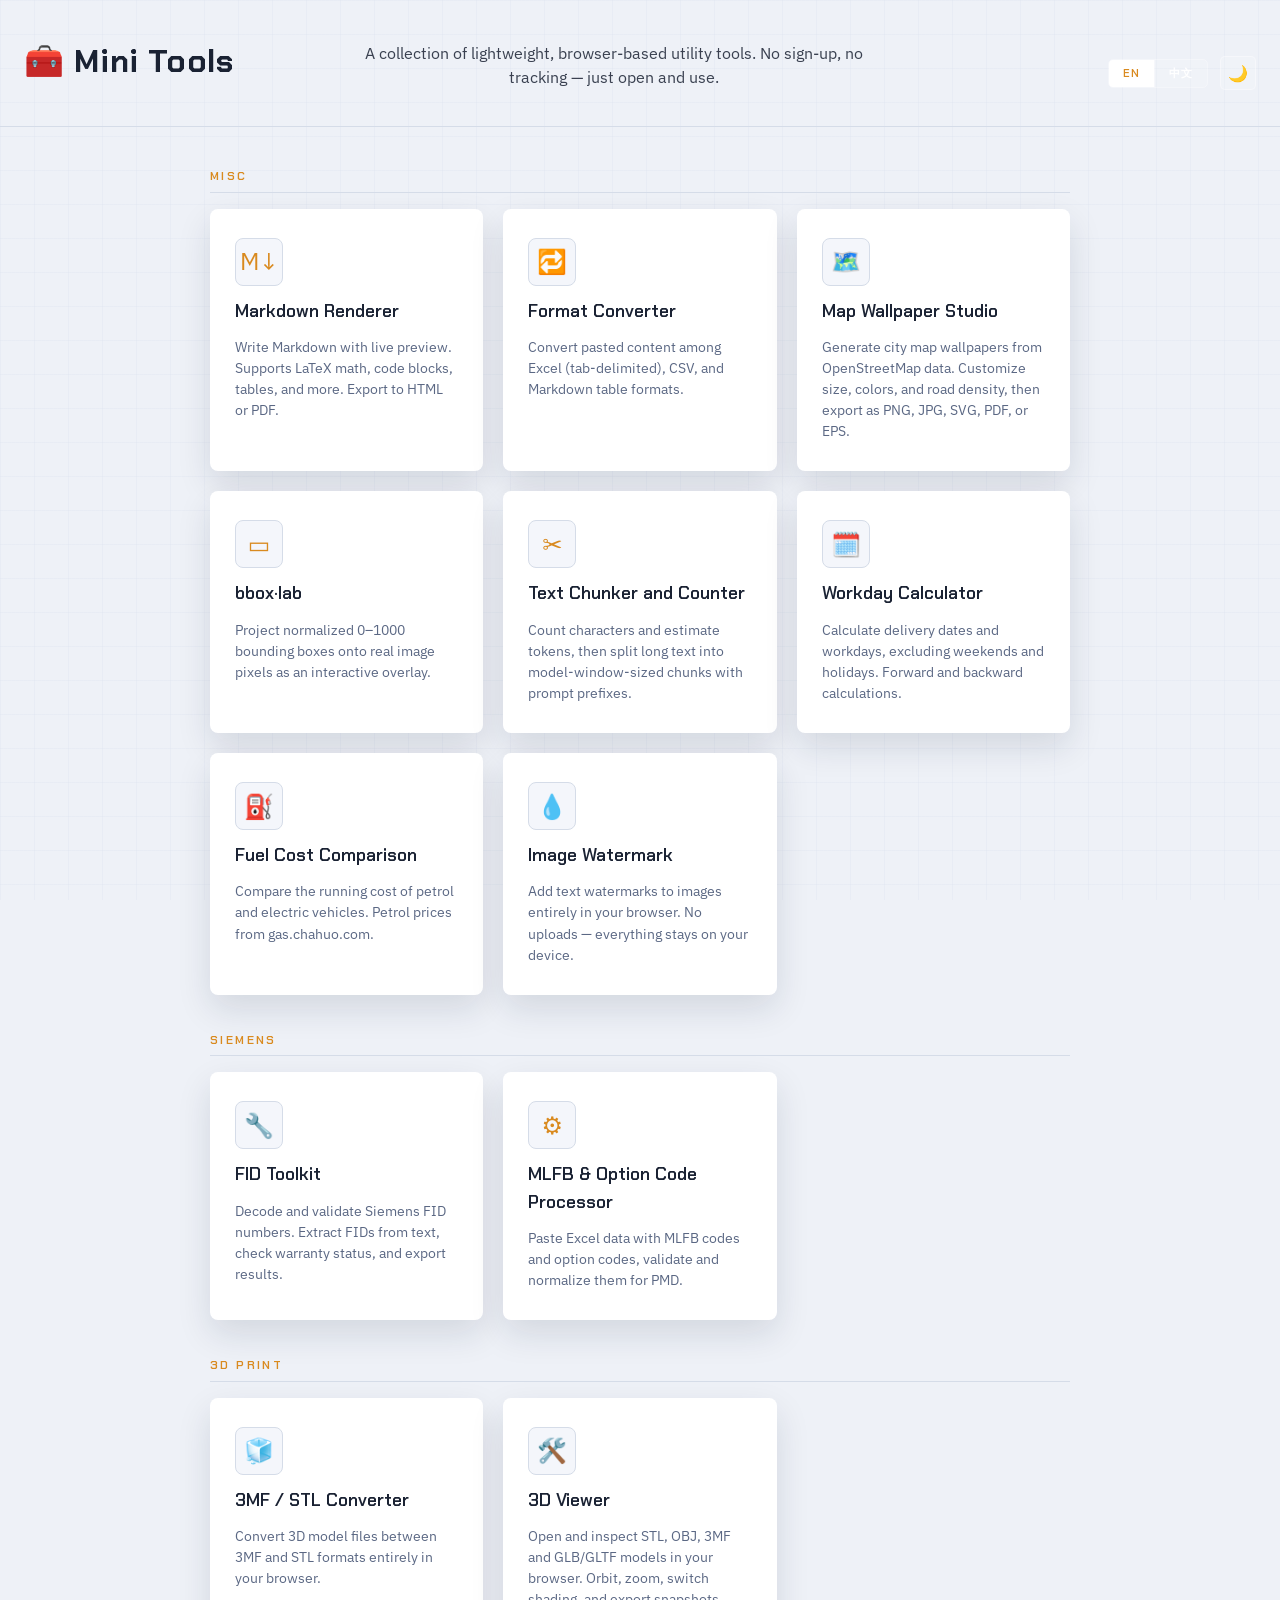
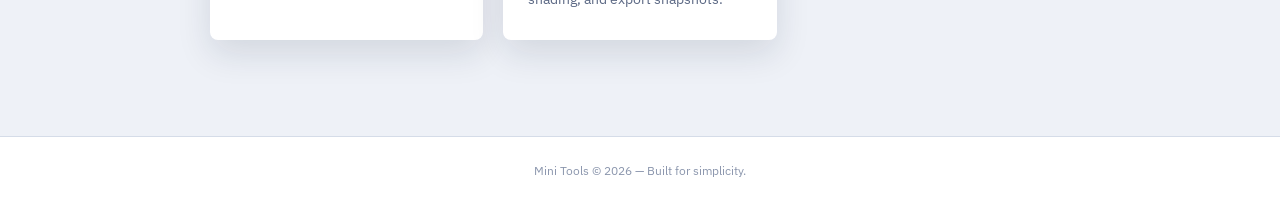
<file: index.html>
<!DOCTYPE html>
<html lang="en">
<head>
  <meta charset="UTF-8" />
  <meta name="viewport" content="width=device-width, initial-scale=1.0"/>
  <title>Mini Tools</title>
  <meta name="description" content="A collection of lightweight, browser-based utility tools." />
  <link rel="stylesheet" href="shared/theme.css" />
  <link rel="stylesheet" href="shared/header.css" />
  <style>
    :root {
      --card-border:   transparent;
      --card-hover:   #d98a1f;
      --footer-bg:    #ffffff;
      --footer-border: #d5dce8;
    }

    [data-theme="dark"] {
      --card-border:   #263353;
      --card-hover:   #ffb454;
      --footer-bg:    #121a2c;
      --footer-border: #263353;
    }

    body {
      display: flex;
      flex-direction: column;
    }

    /* ── Index-specific header (centered, larger) ── */
    header {
      padding: 40px 24px 36px;
      text-align: center;
      box-shadow: none;
      border-bottom: 1px solid var(--border);
    }

    .header-actions {
      justify-content: center;
      margin-top: 16px;
      flex-wrap: wrap;
    }

    .switcher-btn { padding: 8px 14px; font-size: 0.85rem; }
    .dark-toggle  { width: 36px; height: 34px; font-size: 1rem; }

    header h1 {
      font-size: 2rem;
      font-weight: 700;
      letter-spacing: 0.02em;
      margin-bottom: 8px;
    }

    header p {
      font-size: 1rem;
      opacity: 0.85;
      max-width: 500px;
      margin: 0 auto;
      line-height: 1.5;
    }

    /* ── Header ──────────────────────────────────────────────── */
    header {
      background: transparent;
      color: var(--text-primary);
      padding: 40px 24px 36px;
      text-align: center;
      box-shadow: none;
    }

    .header-actions {
      display: flex;
      justify-content: center;
      align-items: center;
      gap: 12px;
      margin-top: 16px;
      flex-wrap: wrap;
    }

    .switcher {
      display: flex;
      border-radius: 5px;
      overflow: hidden;
      border: 1px solid var(--switcher-bdr);
    }

    .switcher-btn {
      padding: 8px 14px;
      border: none;
      background: var(--switcher-bg);
      color: var(--switcher-text);
      font-family: "Chakra Petch", sans-serif;
      font-size: 11px;
      font-weight: 600;
      letter-spacing: 0.1em;
      text-transform: uppercase;
      cursor: pointer;
      transition: background 0.2s, color 0.2s;
      line-height: 1;
    }

    .switcher-btn + .switcher-btn {
      border-left: 1px solid var(--switcher-bdr);
    }

    .switcher-btn.active {
      background: var(--switcher-act-bg);
      color: var(--switcher-act-txt);
    }

    .switcher-btn:hover:not(.active) {
      background: var(--switcher-hover);
    }

    .dark-toggle {
      width: 36px;
      height: 34px;
      border-radius: 5px;
      border: 1px solid var(--switcher-bdr);
      background: var(--switcher-bg);
      color: var(--switcher-text);
      font-size: 1rem;
      cursor: pointer;
      display: flex;
      align-items: center;
      justify-content: center;
      transition: background 0.2s;
    }

    .dark-toggle:hover { background: var(--switcher-hover); }

    header h1 {
      font-family: "Chakra Petch", sans-serif;
      font-size: 2rem;
      font-weight: 700;
      letter-spacing: 0.02em;
      margin-bottom: 8px;
    }

    header p {
      font-family: "IBM Plex Sans", sans-serif;
      font-size: 1rem;
      opacity: 0.85;
      max-width: 500px;
      margin: 0 auto;
      line-height: 1.5;
    }

    /* ── Tool Grid ───────────────────────────────────────────── */
    .tools-section {
      position: relative;
      z-index: 1;
      flex: 1;
      max-width: 900px;
      width: 100%;
      margin: 0 auto;
      padding: 40px 20px 60px;
    }

    .tools-section h2 {
      font-family: "Chakra Petch", sans-serif;
      font-size: 12px;
      text-transform: uppercase;
      letter-spacing: 0.2em;
      color: var(--text-faint);
      margin-bottom: 24px;
      font-weight: 600;
    }

    .tool-grid {
      display: grid;
      grid-template-columns: repeat(auto-fill, minmax(250px, 1fr));
      gap: 20px;
    }

    .tool-group { margin-bottom: 36px; }

    .group-heading {
      font-family: "Chakra Petch", sans-serif;
      font-size: 12px;
      text-transform: uppercase;
      letter-spacing: 0.2em;
      color: var(--accent);
      margin-bottom: 16px;
      font-weight: 600;
      padding-bottom: 6px;
      border-bottom: 1px solid var(--border);
    }

    .tool-card {
      background: var(--surface);
      border: 1px solid var(--card-border);
      border-radius: 8px;
      padding: 28px 24px;
      text-decoration: none;
      color: inherit;
      box-shadow: 0 14px 34px var(--shadow);
      transition: all 0.25s ease;
      display: flex;
      flex-direction: column;
      gap: 12px;
    }

    .tool-card:hover {
      transform: translateY(-4px);
      box-shadow: 0 8px 24px var(--shadow);
      border-color: var(--card-hover);
    }

    .tool-icon {
      width: 48px;
      height: 48px;
      border-radius: 8px;
      display: flex;
      align-items: center;
      justify-content: center;
      font-size: 1.5rem;
      flex-shrink: 0;
      background: var(--surface-alt);
      border: 1px solid var(--border);
    }

    .tool-card h3 {
      font-family: "Chakra Petch", sans-serif;
      font-size: 1.1rem;
      font-weight: 600;
      color: var(--text-primary);
    }

    .tool-card p {
      font-size: 0.88rem;
      color: var(--text-muted);
      line-height: 1.5;
    }

    .tool-card.markdown .tool-icon { background: var(--surface-alt); color: var(--accent); }

    /* ── Footer ──────────────────────────────────────────────── */
    footer {
      text-align: center;
      padding: 24px 16px;
      font-size: 0.78rem;
      color: var(--text-faint);
      border-top: 1px solid var(--footer-border);
      background: var(--footer-bg);
      transition: background 0.3s, color 0.3s;
    }

    footer a { color: var(--accent); text-decoration: none; }
    footer a:hover { text-decoration: underline; }

    /* ── Mobile ──────────────────────────────────────────────── */
    @media (max-width: 600px) {
      header { padding: 28px 16px 24px; }
      header h1 { font-size: 1.5rem; }
      header p { font-size: 0.9rem; }
      .tools-section { padding: 28px 14px 40px; }
      .tool-grid { grid-template-columns: 1fr; gap: 14px; }
      .tool-card { padding: 20px 18px; }
    }
  </style>
</head>
<body>

<header>
  <h1 id="page-title">🧰 Mini Tools</h1>
  <p id="page-intro">A collection of lightweight, browser-based utility tools. No sign-up, no tracking — just open and use.</p>
  <div class="header-actions">
    <div class="switcher">
      <button class="switcher-btn" id="btn-en" onclick="setLang('en')">EN</button>
      <button class="switcher-btn" id="btn-zh" onclick="setLang('zh')">中文</button>
    </div>
    <button class="dark-toggle" id="darkToggle" onclick="toggleDark()" title="Toggle dark mode">🌙</button>
  </div>
</header>

<main class="tools-section">

  <div class="tool-group">
    <h3 class="group-heading" id="group-misc">Misc</h3>
    <div class="tool-grid" id="grid-misc"></div>
  </div>

  <div class="tool-group">
    <h3 class="group-heading" id="group-siemens">Siemens</h3>
    <div class="tool-grid" id="grid-siemens"></div>
  </div>

  <div class="tool-group">
    <h3 class="group-heading" id="group-3d">3D PRINT</h3>
    <div class="tool-grid" id="grid-3d"></div>
  </div>
</main>

<footer>
  <p><span id="footer-text">Mini Tools &copy; 2026 &mdash; Built for simplicity.</span></p>
</footer>

<script src="shared/header.js"></script>
<script>
  // ══════════════════════════════════════════════════
  // i18n (dark mode handled by shared/header.js)
  // ══════════════════════════════════════════════════
  const TRANSLATIONS = {
    en: {
      metaDescription: 'A collection of lightweight, browser-based utility tools.',
      pageTitle: '🧰 Mini Tools',
      pageIntro: 'A collection of lightweight, browser-based utility tools. No sign-up, no tracking — just open and use.',
      groupSiemens: 'Siemens',
      group3d: '3D PRINT',
      groupMisc: 'Misc',
      markdownTitle: 'Markdown Renderer',
      markdownDesc: 'Write Markdown with live preview. Supports LaTeX math, code blocks, tables, and more. Export to HTML or PDF.',
      warrantyTitle: 'FID Toolkit',
      warrantyDesc: 'Decode and validate Siemens FID numbers. Extract FIDs from text, check warranty status, and export results.',
      formatTitle: 'Format Converter',
      formatDesc: 'Convert pasted content among Excel (tab-delimited), CSV, and Markdown table formats.',
      mapTitle: 'Map Wallpaper Studio',
      mapDesc: 'Generate city map wallpapers from OpenStreetMap data. Customize size, colors, and road density, then export as PNG, JPG, SVG, PDF, or EPS.',
      converter3dTitle: '3MF / STL Converter',
      converter3dDesc: 'Convert 3D model files between 3MF and STL formats entirely in your browser.',
      viewer3dTitle: '3D Viewer',
      viewer3dDesc: 'Open and inspect STL, OBJ, 3MF and GLB/GLTF models in your browser. Orbit, zoom, switch shading, and export snapshots.',
      mlfbTitle: 'MLFB & Option Code Processor',
      mlfbDesc: 'Paste Excel data with MLFB codes and option codes, validate and normalize them for PMD.',
      bboxTitle: 'bbox·lab',
      bboxDesc: 'Project normalized 0–1000 bounding boxes onto real image pixels as an interactive overlay.',
      chunkerTitle: 'Text Chunker and Counter',
      chunkerDesc: 'Count characters and estimate tokens, then split long text into model-window-sized chunks with prompt prefixes.',
      workdayTitle: 'Workday Calculator',
      workdayDesc: 'Calculate delivery dates and workdays, excluding weekends and holidays. Forward and backward calculations.',
      fuelTitle: 'Fuel Cost Comparison',
      fuelDesc: 'Compare the running cost of petrol and electric vehicles. Petrol prices from gas.chahuo.com.',
      watermarkTitle: 'Image Watermark',
      watermarkDesc: 'Add text watermarks to images entirely in your browser. No uploads — everything stays on your device.',
      footerText: 'Mini Tools © 2026 — Built for simplicity.',
    },
    zh: {
      metaDescription: '一组轻量级、基于浏览器的实用工具集合。',
      pageTitle: '🧰 迷你工具箱',
      pageIntro: '一组轻量级、基于浏览器的实用工具集合。无需注册、无需跟踪 —— 直接打开即可使用。',
      groupSiemens: '西门子',
      group3d: '3D 打印',
      groupMisc: '其他',
      markdownTitle: 'Markdown 渲染器',
      markdownDesc: '使用实时预览编写 Markdown。支持 LaTeX 数学公式、代码块、表格等内容。可导出为 HTML 或 PDF。',
      warrantyTitle: 'FID 工具包',
      warrantyDesc: '解码并验证 Siemens FID 编号。从文本中提取 FID，检查保修状态，并导出结果。',
      formatTitle: '格式转换器',
      formatDesc: '在 Excel（制表符分隔）、CSV 和 Markdown 表格格式之间转换粘贴的内容。',
      mapTitle: '地图壁纸工作室',
      mapDesc: '从 OpenStreetMap 数据生成城市地图壁纸。自定义尺寸、颜色和道路密度，导出为 PNG、JPG、SVG、PDF 或 EPS。',
      converter3dTitle: '3MF / STL 转换器',
      converter3dDesc: '在浏览器中完全转换 3MF 和 STL 格式的 3D 模型文件。',
      viewer3dTitle: '3D 查看器',
      viewer3dDesc: '在浏览器中打开并查看 STL、OBJ、3MF 和 GLB/GLTF 模型。可旋转、缩放、切换着色，并导出截图。',
      mlfbTitle: 'MLFB 与选型代码处理器',
      mlfbDesc: '粘贴包含 MLFB 编码和选型代码的 Excel 数据，验证并规范化为 PMD 格式。',
      bboxTitle: 'bbox·lab',
      bboxDesc: '将归一化的 0–1000 边界框投影到真实图像像素上，作为交互式叠加层。',
      chunkerTitle: '长文本分段与 Token 预估器',
      chunkerDesc: '统计字符数并估算 Token，然后在自然段落边界处将长文本按模型窗口大小切分，并自动添加 Prompt 前缀。',
      workdayTitle: '工作日 / 交货期计算器',
      workdayDesc: '计算交货日期和工作日，排除周末和节假日。支持正向与反向推算。',
      fuelTitle: '燃油 / 电费成本对比',
      fuelDesc: '对比燃油车与电动车的运行成本。油价来自查获网 gas.chahuo.com。',
      watermarkTitle: '图片水印',
      watermarkDesc: '在浏览器中为图片添加文字水印。无需上传 —— 所有处理都在本地完成。',
      footerText: 'Mini Tools © 2026 — 以简洁为核心。',
    }
  };

  function pageApplyTranslations() {
    document.title = currentLang === 'zh' ? '迷你工具箱' : 'Mini Tools';

    const metaDescription = document.querySelector('meta[name="description"]');
    if (metaDescription) {
      metaDescription.setAttribute('content', t('metaDescription'));
    }

    const setText = (id, key) => {
      const el = document.getElementById(id);
      if (el) el.textContent = t(key);
    };

    setText('page-title', 'pageTitle');
    setText('page-intro', 'pageIntro');
    setText('group-siemens', 'groupSiemens');
    setText('group-3d', 'group3d');
    setText('group-misc', 'groupMisc');
    setText('markdown-title', 'markdownTitle');
    setText('markdown-desc', 'markdownDesc');
    setText('warranty-title', 'warrantyTitle');
    setText('warranty-desc', 'warrantyDesc');
    setText('format-title', 'formatTitle');
    setText('format-desc', 'formatDesc');
    setText('map-title', 'mapTitle');
    setText('map-desc', 'mapDesc');
    setText('converter3d-title', 'converter3dTitle');
    setText('converter3d-desc', 'converter3dDesc');
    setText('viewer3d-title', 'viewer3dTitle');
    setText('viewer3d-desc', 'viewer3dDesc');
    setText('mlfb-title', 'mlfbTitle');
    setText('mlfb-desc', 'mlfbDesc');
    setText('bbox-title', 'bboxTitle');
    setText('bbox-desc', 'bboxDesc');
    setText('chunker-title', 'chunkerTitle');
    setText('chunker-desc', 'chunkerDesc');
    setText('workday-title', 'workdayTitle');
    setText('workday-desc', 'workdayDesc');
    setText('fuel-title', 'fuelTitle');
    setText('fuel-desc', 'fuelDesc');
    setText('watermark-title', 'watermarkTitle');
    setText('watermark-desc', 'watermarkDesc');
    setText('footer-text', 'footerText');
  }

  // ══════════════════════════════════════════════════
  // TOOL CARDS — Rendering
  // ══════════════════════════════════════════════════
  const TOOL_CARDS = [
    { href: 'warranty-tool.html',     icon: '🔧',   id: 'warranty', group: 'siemens', titleKey: 'warrantyTitle', descKey: 'warrantyDesc' },
    { href: 'mlfb-option-code-processor.html', icon: '⚙️', id: 'mlfb', group: 'siemens', titleKey: 'mlfbTitle', descKey: 'mlfbDesc' },
    { href: 'markdown-renderer.html', icon: 'M↓',   id: 'markdown', group: 'misc', titleKey: 'markdownTitle', descKey: 'markdownDesc' },
    { href: 'format-converter.html',  icon: '🔁',   id: 'format',   group: 'misc', titleKey: 'formatTitle',   descKey: 'formatDesc', },
    { href: 'city-map-wallpaper.html', icon: '🗺️',   id: 'map',      group: 'misc', titleKey: 'mapTitle',      descKey: 'mapDesc' },
    { href: '3mf-stl-converter.html', icon: '🧊',   id: 'converter3d', group: '3d', titleKey: 'converter3dTitle', descKey: 'converter3dDesc' },
    { href: '3d-viewer.html',         icon: '🛠️',   id: 'viewer3d',    group: '3d', titleKey: 'viewer3dTitle',    descKey: 'viewer3dDesc' },
    { href: 'bbox-tool.html',         icon: '▭',   id: 'bbox',       group: 'misc', titleKey: 'bboxTitle',      descKey: 'bboxDesc' },
    { href: 'text-chunker.html',      icon: '✂️',   id: 'chunker',    group: 'misc', titleKey: 'chunkerTitle',   descKey: 'chunkerDesc' },
    { href: 'workday-calculator.html', icon: '🗓️',   id: 'workday',    group: 'misc', titleKey: 'workdayTitle',   descKey: 'workdayDesc' },
    { href: 'fuel-cost-comparison.html', icon: '⛽',   id: 'fuel',       group: 'misc', titleKey: 'fuelTitle',      descKey: 'fuelDesc' },
    { href: 'image-watermark.html',      icon: '💧',   id: 'watermark',  group: 'misc', titleKey: 'watermarkTitle', descKey: 'watermarkDesc' },
  ];

  function renderCards() {
    const gridSiemens = document.getElementById('grid-siemens');
    const grid3d      = document.getElementById('grid-3d');
    const gridMisc    = document.getElementById('grid-misc');
    gridSiemens.innerHTML = '';
    grid3d.innerHTML = '';
    gridMisc.innerHTML = '';

    // Get usage counts and sort cards by frequency (most used first)
    const usageCounts = JSON.parse(localStorage.getItem('miniToolsUsage') || '{}');
    const sortedCards = [...TOOL_CARDS].sort((a, b) => {
      const countA = usageCounts[a.id] || 0;
      const countB = usageCounts[b.id] || 0;
      return countB - countA; // Descending order (most used first)
    });

    sortedCards.forEach(card => {
      const a = document.createElement('a');
      a.href = card.href;
      a.className = 'tool-card markdown';
      a.innerHTML = `
        <div class="tool-icon">${card.icon}</div>
        <h3 id="${card.id}-title">${t(card.titleKey)}</h3>
        <p id="${card.id}-desc">${t(card.descKey)}</p>
      `;

      const targetGrid = card.group === 'siemens' ? gridSiemens
                      : card.group === '3d' ? grid3d
                      : gridMisc;
      targetGrid.appendChild(a);
    });

    // Re-apply translations for the new elements
    applyTranslations();
  }

  document.addEventListener('DOMContentLoaded', () => {
    renderCards();
  });
</script>

</body>
</html>
</file>
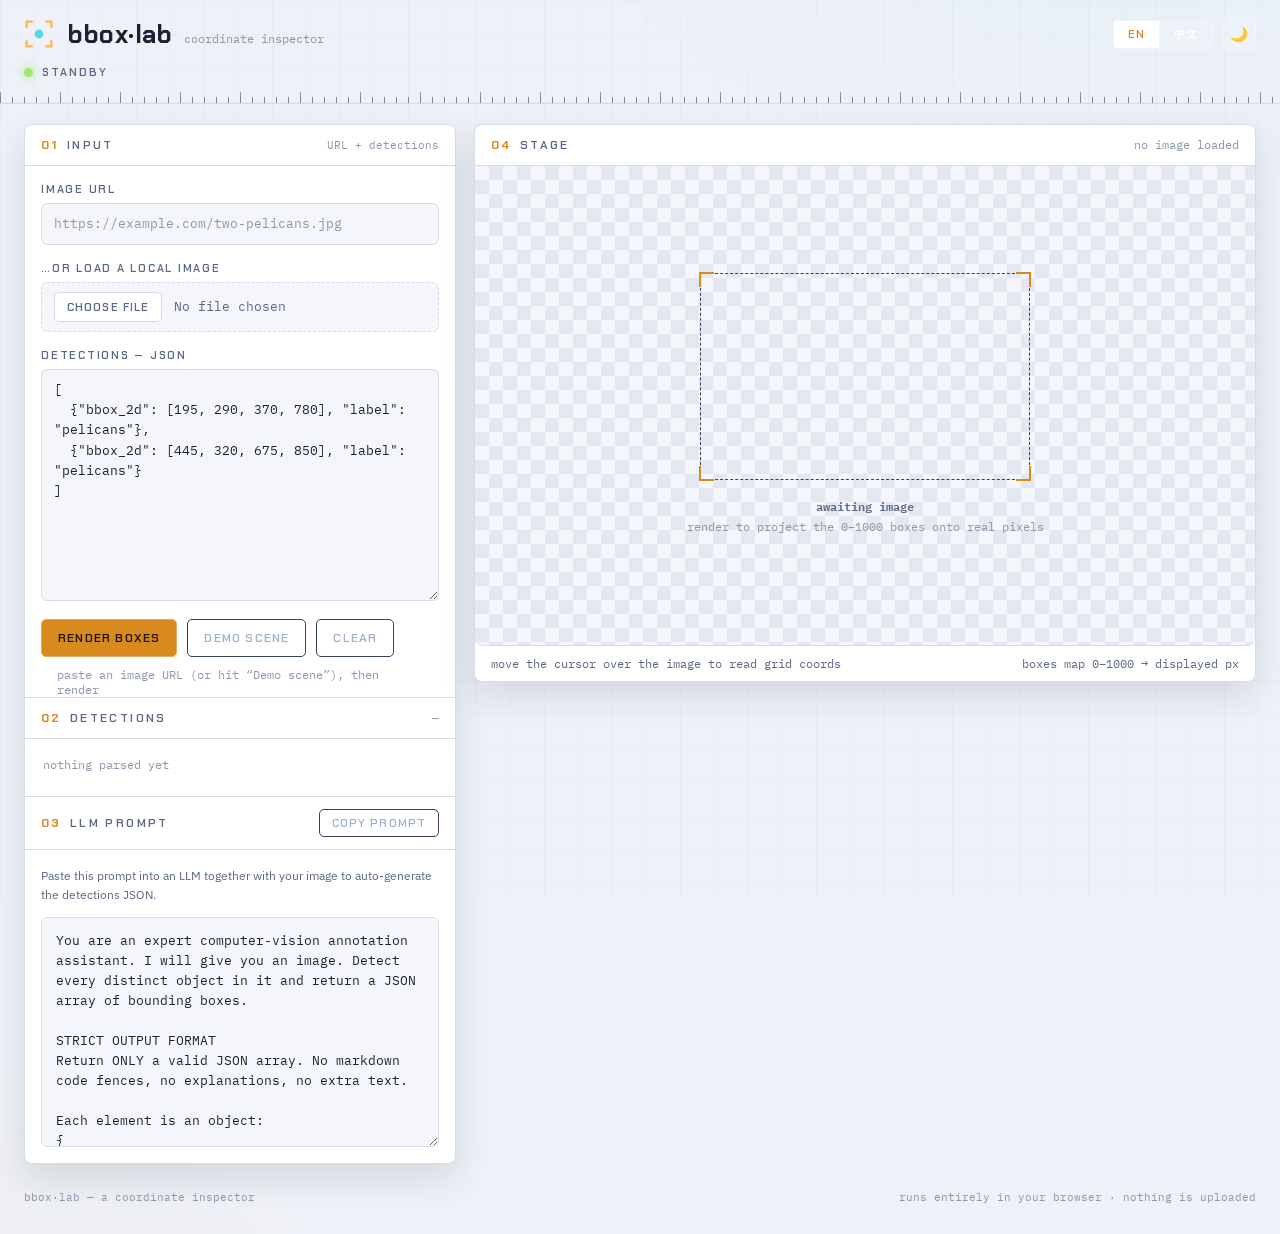
<file: bbox-tool.html>
<!DOCTYPE html>
<html lang="en">
<head>
<meta charset="utf-8">
<meta name="viewport" content="width=device-width, initial-scale=1">
<title>bbox·lab — 0–1000 coordinate inspector</title>
<meta name="description" content="Project normalized 0–1000 bounding boxes onto real image pixels as an interactive overlay." />
<link rel="stylesheet" href="shared/theme.css" />
<link rel="stylesheet" href="shared/header.css" />
<style>
/* bbox·lab — adapted to the shared MiniTools theme (dark navy + amber/cyan) */
:root{
  --panel:var(--surface); --well:var(--surface-alt); --line:var(--border); --line2:var(--border);
  --text:var(--text-primary); --mut:var(--text-muted); --dim:var(--text-faint);
  --amber:var(--accent); --cyan:#53d8e8; --lime:#9fe870; --red:#ff6b6b;
}
*{box-sizing:border-box; margin:0}
html,body{min-height:100%}
body{
  font:14.5px/1.55 "IBM Plex Sans", system-ui, sans-serif;
  color:var(--text);
  background:
    radial-gradient(900px 460px at 88% -8%, rgba(83,216,232,.055), transparent 62%),
    radial-gradient(760px 460px at -8% 108%, rgba(255,180,84,.05), transparent 60%),
    var(--bg);
}
button,input,textarea{font:inherit; color:inherit}
.hidden{display:none !important}
.mono{font-family:"IBM Plex Mono",monospace}

/* ── status bar (replaces masthead status) ── */
.statusbar{position:relative; z-index:1; max-width:1440px; margin:0 auto; padding:0 24px 12px;
  display:flex; align-items:center; gap:9px; font:600 11px "Chakra Petch"; letter-spacing:.18em; color:var(--mut)}
.led{width:9px; height:9px; border-radius:50%; background:#3a4763}
.led.ready{background:var(--lime); box-shadow:0 0 10px var(--lime); animation:pulse 2.4s ease-in-out infinite}
.led.work{background:var(--amber); box-shadow:0 0 10px var(--amber); animation:pulse .9s ease-in-out infinite}
.led.error{background:var(--red); box-shadow:0 0 10px var(--red)}
@keyframes pulse{0%,100%{opacity:1}50%{opacity:.4}}
.ruler{position:relative; z-index:1; max-width:1440px; margin:0 auto; height:13px; border-bottom:1px solid var(--line2)}
.ruler::before{content:""; position:absolute; inset:0; opacity:.65;
  background:
    linear-gradient(90deg, #3c4c74 0 1px, transparent 1px) left bottom/12px 6px repeat-x,
    linear-gradient(90deg, #55689a 0 1px, transparent 1px) left bottom/60px 11px repeat-x}

/* ── workbench ────────────────────────────── */
.workbench{position:relative; z-index:1; display:grid; grid-template-columns:minmax(340px,432px) minmax(0,1fr);
  gap:18px; align-items:start; max-width:1440px; margin:0 auto; padding:20px 24px}
@media(max-width:940px){.workbench{grid-template-columns:1fr}}
.stage-panel{position:sticky; top:20px}
@media(max-width:940px){.stage-panel{position:static}}
.panel{background:var(--panel); border:1px solid var(--line2); border-radius:8px;
  box-shadow:0 14px 34px var(--shadow)}
.panel-head{display:flex; align-items:baseline; justify-content:space-between; gap:12px;
  padding:12px 16px; border-bottom:1px solid var(--line2)}
.panel-head h2{font:600 12px "Chakra Petch"; letter-spacing:.2em; text-transform:uppercase; color:var(--mut)}
.panel-head h2 b{color:var(--amber); font-weight:700; margin-right:8px}
.panel-head .hint{font:11px "IBM Plex Mono"; color:var(--dim)}

label{display:block; margin:16px 0 7px; padding:0 16px; font:600 11px "Chakra Petch";
  letter-spacing:.16em; text-transform:uppercase; color:var(--mut)}
#url,#json{display:block; width:calc(100% - 32px); margin:0 16px; background:var(--well);
  border:1px solid var(--line); border-radius:6px; padding:10px 12px; color:var(--text);
  font:13px/1.55 "IBM Plex Mono"; transition:border-color .18s, box-shadow .18s}
#url::placeholder,#json::placeholder{color:var(--dim)}
#url:focus,#json:focus{outline:none; border-color:var(--amber); box-shadow:0 0 0 3px color-mix(in srgb, var(--amber) 16%, transparent)}
#file{display:block; width:calc(100% - 32px); margin:0 16px; padding:9px 12px; color:var(--mut);
  font:12.5px/1.55 "IBM Plex Mono"; background:var(--well); border:1px dashed var(--line);
  border-radius:6px; cursor:pointer; transition:border-color .18s, box-shadow .18s}
#file:hover{border-color:var(--cyan); box-shadow:inset 0 0 0 1px rgba(83,216,232,.18)}
#file::file-selector-button{font:600 11px "Chakra Petch"; letter-spacing:.1em; text-transform:uppercase;
  padding:7px 12px; margin-right:12px; border:1px solid var(--line); border-radius:5px;
  background:var(--surface); color:var(--mut); cursor:pointer; transition:background .2s, color .2s, border-color .2s}
#file::file-selector-button:hover{color:var(--text); border-color:var(--cyan); background:var(--surface-alt)}
#json{min-height:232px; resize:vertical; tab-size:2; margin-bottom:4px}
#json::-webkit-scrollbar{width:10px}
#json::-webkit-scrollbar-thumb{background:#26314e; border-radius:5px; border:2px solid var(--well)}
.actions{display:flex; flex-wrap:wrap; gap:10px; padding:14px 16px 0}
.btn{font:600 12px "Chakra Petch"; letter-spacing:.1em; text-transform:uppercase; padding:10px 16px;
  border-radius:5px; border:1px solid; cursor:pointer; background:transparent;
  transition:transform .15s, box-shadow .2s, background .2s, color .2s, border-color .2s}
.btn:active{transform:translateY(1px)}
.btn-primary{background:var(--amber); border-color:color-mix(in srgb, var(--amber) 70%, #fff); color:#1a1206}
.btn-primary:hover{transform:translateY(-2px); box-shadow:0 8px 20px color-mix(in srgb, var(--amber) 35%, transparent)}
.btn-secondary{color:#9fb0d0; border-color:#33415f}
.btn-secondary:hover{color:var(--text); border-color:var(--cyan); box-shadow:0 8px 20px rgba(83,216,232,.25)}
.btn:focus-visible{outline:2px solid var(--cyan); outline-offset:2px}
.msg{min-height:19px; margin:10px 16px 0; padding:0 16px; font:11.5px "IBM Plex Mono"; color:var(--dim)}
.msg.err{color:#ff9a9a}
.msg.ok{color:var(--lime)}
.detwrap{padding:12px 16px 18px}
.det-list{list-style:none}
.det{display:grid; grid-template-columns:14px 1fr auto; gap:12px; align-items:start;
  padding:10px; border:1px solid transparent; border-radius:6px; cursor:default;
  transition:background .15s, border-color .15s}
.det + .det{margin-top:4px}
.det:hover,.det.hot{background:color-mix(in srgb, var(--c) 11%, transparent);
  border-color:color-mix(in srgb, var(--c) 45%, transparent)}
.chip{width:12px; height:12px; border-radius:3px; margin-top:4px; background:var(--c);
  box-shadow:0 0 9px color-mix(in srgb, var(--c) 70%, transparent)}
.det-main{display:flex; flex-direction:column; gap:2px; min-width:0}
.det-label{font:600 13.5px "Chakra Petch"; letter-spacing:.03em}
.raw{font:11px "IBM Plex Mono"; color:var(--mut); word-break:break-all}
.px{align-self:start; margin-top:2px; font:11.5px "IBM Plex Mono"; color:var(--c)}
.empty-list{font:11.5px "IBM Plex Mono"; color:var(--dim); padding:6px 2px}

/* ── stage ────────────────────────────────── */
.stats{font:11.5px "IBM Plex Mono"; color:#9fb0d0; text-align:right}
.stats b{color:var(--cyan); font-weight:600}
.stats .dim{color:var(--dim)}
.stage{position:relative; overflow:hidden; border-bottom:1px solid var(--line2); border-radius:0 0 8px 8px;
  min-height:480px; padding:30px; display:flex; align-items:center; justify-content:center;
  background-color:var(--well);
  background-image:
    linear-gradient(45deg,color-mix(in srgb, var(--line) 55%, transparent) 25%,transparent 25%,transparent 75%,color-mix(in srgb, var(--line) 55%, transparent) 75%),
    linear-gradient(45deg,color-mix(in srgb, var(--line) 55%, transparent) 25%,transparent 25%,transparent 75%,color-mix(in srgb, var(--line) 55%, transparent) 75%);
  background-size:28px 28px; background-position:0 0,14px 14px}
.empty{position:absolute; inset:0; display:flex; flex-direction:column; align-items:center;
  justify-content:center; gap:16px; color:var(--dim); pointer-events:none}
.ghost{width:min(330px,68%); aspect-ratio:16/10; border:1.5px dashed #31405f; position:relative}
.ghost i{position:absolute; width:15px; height:15px; border:2px solid var(--amber); animation:ghostPulse 2.8s ease-in-out infinite}
.ghost i:nth-child(2){animation-delay:.3s}.ghost i:nth-child(3){animation-delay:.6s}.ghost i:nth-child(4){animation-delay:.9s}
.ghost .g1{left:-2px; top:-2px; border-right:0; border-bottom:0}
.ghost .g2{right:-2px; top:-2px; border-left:0; border-bottom:0}
.ghost .g3{left:-2px; bottom:-2px; border-right:0; border-top:0}
.ghost .g4{right:-2px; bottom:-2px; border-left:0; border-top:0}
@keyframes ghostPulse{0%,100%{opacity:.95}50%{opacity:.3}}
.empty p{font:12px/1.7 "IBM Plex Mono"; text-align:center}
.empty p b{color:var(--mut); font-weight:600}
.frame{position:relative; line-height:0; border:1px solid #2c3a5c; box-shadow:0 16px 46px rgba(0,0,0,.55)}
#img{display:block; max-width:100%; max-height:72vh; height:auto; user-select:none; -webkit-user-drag:none}
#boxes{position:absolute; inset:0}
.box{position:absolute; border:1.5px solid var(--c); border-radius:2px; cursor:pointer;
  background:color-mix(in srgb, var(--c) 12%, transparent);
  transition:background .2s, box-shadow .2s;
  animation:boxIn .5s cubic-bezier(.18,.9,.32,1.35) backwards}
.box.noanim{animation:none !important}
@keyframes boxIn{from{opacity:0; transform:scale(.82)}}
.box:hover,.box.hot{background:color-mix(in srgb, var(--c) 27%, transparent);
  box-shadow:0 0 16px color-mix(in srgb, var(--c) 42%, transparent), inset 0 0 0 1px var(--c)}
/* dim all boxes except the highlighted one */
#boxes.dimming .box:not(.hot){opacity:.18; filter:saturate(.4) brightness(.75)}
#boxes.dimming .box.hot{opacity:1}
.box{transition:background .2s, box-shadow .2s, opacity .2s, filter .2s}
.box.flash{animation:flash .9s ease}
@keyframes flash{0%,100%{box-shadow:0 0 0 0 transparent}
  35%{box-shadow:0 0 0 7px color-mix(in srgb, var(--c) 55%, transparent); background:color-mix(in srgb, var(--c) 32%, transparent)}}
.tick{position:absolute; width:11px; height:11px; border:2px solid var(--c); pointer-events:none}
.t1{left:-3px; top:-3px; border-right:0; border-bottom:0}
.t2{right:-3px; top:-3px; border-left:0; border-bottom:0}
.t3{left:-3px; bottom:-3px; border-right:0; border-top:0}
.t4{right:-3px; bottom:-3px; border-left:0; border-top:0}
.tag{position:absolute; left:-2px; top:-2px; background:var(--c); color:#101523;
  font:600 11px/1.6 "Chakra Petch"; letter-spacing:.03em; padding:1px 9px 1px 7px;
  white-space:nowrap; border-radius:3px 0 3px 0; pointer-events:none}
.tip{position:absolute; left:0; top:100%; margin-top:7px; background:var(--well); border:1px solid var(--c);
  color:#dfe6f5; font:11px/1.65 "IBM Plex Mono"; padding:6px 10px; white-space:nowrap; border-radius:4px;
  box-shadow:0 8px 24px rgba(0,0,0,.5); opacity:0; transform:translateY(-4px);
  transition:opacity .18s, transform .18s; pointer-events:none; z-index:6}
.tip.up{top:auto; bottom:100%; margin-top:0; margin-bottom:7px; transform:translateY(4px)}
.box:hover .tip,.box.hot .tip{opacity:1; transform:none}
.ch-v,.ch-h{position:absolute; background:rgba(83,216,232,.4); pointer-events:none; opacity:0; transition:opacity .15s; z-index:4}
.ch-v{top:0; bottom:0; width:1px}
.ch-h{left:0; right:0; height:1px}
.frame.tracking .ch-v,.frame.tracking .ch-h{opacity:1}
.scan{position:absolute; left:0; right:0; top:-4%; height:2px; pointer-events:none; opacity:0; z-index:7;
  background:linear-gradient(90deg, transparent, rgba(83,216,232,.85), transparent);
  box-shadow:0 0 18px rgba(83,216,232,.55)}
.scan.go{animation:sweep 1.1s ease .05s 1}
@keyframes sweep{0%{top:-3%; opacity:0}12%{opacity:.95}88%{opacity:.95}100%{top:103%; opacity:0}}
.stage-foot{display:flex; justify-content:space-between; align-items:center; gap:14px; padding:10px 16px;
  font:11.5px "IBM Plex Mono"; color:var(--mut)}
#readout b{color:var(--cyan); font-weight:600}
@media(max-width:640px){#readout{display:none}}

.foot{position:relative; z-index:1; max-width:1440px; margin:0 auto; padding:6px 24px 30px;
  display:flex; justify-content:space-between; gap:12px; flex-wrap:wrap;
  font:11px "IBM Plex Mono"; color:var(--dim)}

/* ── LLM prompt panel ─────────────────────────── */
.prompt-panel{max-width:1440px; margin:0 auto 18px}
.prompt-body{padding:16px}
.prompt-desc{font:12px/1.6 "IBM Plex Sans"; color:var(--mut); margin-bottom:12px}
.prompt-text{display:block; width:100%; min-height:230px; background:var(--well);
  border:1px solid var(--line); border-radius:6px; padding:12px 14px; color:var(--text);
  font:12.5px/1.6 "IBM Plex Mono"; resize:vertical; tab-size:2}
.prompt-text::-webkit-scrollbar{width:10px}
.prompt-text::-webkit-scrollbar-thumb{background:#26314e; border-radius:5px; border:2px solid var(--well)}
.btn-copy{padding:6px 12px; font-size:11px}
</style>
</head>
<body data-tool-id="bbox">

<script src="shared/header.js"></script>
<script>
  injectHeader({ icon: '<svg width="30" height="30" viewBox="0 0 34 34" aria-hidden="true" style="flex:none"><path d="M3 10 V3 H10 M24 3 H31 V10 M31 24 V31 H24 M10 31 H3 V24" stroke="#ffb454" stroke-width="2.6" fill="none"/><circle cx="17" cy="17" r="5" fill="#53d8e8"/></svg>', title: 'bbox·lab', subtitle: true, subtitleText: 'coordinate inspector' });
</script>

<div class="statusbar"><span class="led ready" id="led"></span><span id="statusText">STANDBY</span></div>
<div class="ruler" aria-hidden="true"></div>

<main class="workbench">

  <!-- 01 · input -->
  <section class="panel" aria-label="inputs">
    <div class="panel-head"><h2><b>01</b><span data-i18n="input">input</span></h2><span class="hint">URL + detections</span></div>

    <label for="url" data-i18n="urlLabel">Image URL</label>
    <input id="url" type="url" placeholder="https://example.com/two-pelicans.jpg" autocomplete="off" spellcheck="false">

    <label for="file" data-i18n="fileLabel">…or load a local image</label>
    <input id="file" type="file" accept="image/*" data-i18n="fileHint" title="Choose a local image file">

    <label for="json" data-i18n="jsonLabel">Detections — JSON</label>
    <textarea id="json" spellcheck="false" aria-label="detections JSON">[
	{"bbox_2d": [195, 290, 370, 780], "label": "pelicans"},
	{"bbox_2d": [445, 320, 675, 850], "label": "pelicans"}
]</textarea>

    <div class="actions">
      <button class="btn btn-primary" id="renderBtn" data-i18n="render">Render boxes</button>
      <button class="btn btn-secondary" id="demoBtn" title="Generates a matching canvas image so you can test instantly" data-i18n="demo">Demo scene</button>
      <button class="btn btn-secondary" id="clearBtn" data-i18n="clear">Clear</button>
    </div>
    <p class="msg" id="msg" aria-live="polite" data-i18n="msgIdle">paste an image URL (or hit “Demo scene”), then render</p>

    <div class="panel-head" style="border-top:1px solid var(--line2)"><h2><b>02</b><span data-i18n="detections">detections</span></h2><span class="hint" id="detCount">—</span></div>
    <div class="detwrap"><ul class="det-list" id="detList"><li class="empty-list" data-i18n="emptyList">nothing parsed yet</li></ul></div>

    <!-- 03 · LLM prompt -->
    <div class="panel-head" style="border-top:1px solid var(--line2)"><h2><b>03</b><span data-i18n="prompt">llm prompt</span></h2>
      <button class="btn btn-secondary btn-copy" id="copyPromptBtn" data-i18n="copyPrompt">Copy prompt</button>
    </div>
    <div class="prompt-body">
      <p class="prompt-desc" data-i18n="promptDesc">Paste this prompt into an LLM together with your image to auto-generate the detections JSON.</p>
      <textarea id="prompt" class="prompt-text" readonly spellcheck="false" aria-label="LLM prompt template"></textarea>
    </div>
  </section>

  <!-- 04 · stage -->
  <section class="panel stage-panel" aria-label="stage">
    <div class="panel-head"><h2><b>04</b><span data-i18n="stage">stage</span></h2><span class="stats" id="stats"><span class="dim" data-i18n="noImage">no image loaded</span></span></div>
    <div class="stage">
      <div class="empty" id="empty">
        <div class="ghost"><i class="g1"></i><i class="g2"></i><i class="g3"></i><i class="g4"></i></div>
        <p><b data-i18n="awaiting">awaiting image</b><br><span data-i18n="emptyHint">render to project the 0–1000 boxes onto real pixels</span></p>
      </div>
      <div class="frame hidden" id="frame">
        <img id="img" alt="loaded source image">
        <div id="boxes"></div>
        <span class="ch-v" id="chV"></span>
        <span class="ch-h" id="chH"></span>
        <span class="scan" id="scan"></span>
      </div>
    </div>
    <div class="stage-foot">
      <span id="readout" data-i18n="readoutIdle">move the cursor over the image to read grid coords</span>
      <span data-i18n="stageFoot">boxes map 0–1000 → displayed px</span>
    </div>
  </section>
</main>

<footer class="foot">
  <span data-i18n="footLeft">bbox·lab — a coordinate inspector</span>
  <span data-i18n="footRight">runs entirely in your browser · nothing is uploaded</span>
</footer>

<script>
  // ══════════════════════════════════════════════════
  // i18n (dark mode handled by shared/header.js)
  // ══════════════════════════════════════════════════
  const TRANSLATIONS = {
    en: {
      pageTitle: 'bbox·lab',
      pageSubtitle: 'coordinate inspector',
      input: 'input',
      urlLabel: 'Image URL',
      jsonLabel: 'Detections — JSON',
      render: 'Render boxes',
      demo: 'Demo scene',
      clear: 'Clear',
      msgIdle: 'paste an image URL (or hit “Demo scene”), then render',
      detections: 'detections',
      emptyList: 'nothing parsed yet',
      stage: 'stage',
      noImage: 'no image loaded',
      awaiting: 'awaiting image',
      emptyHint: 'render to project the 0–1000 boxes onto real pixels',
      readoutIdle: 'move the cursor over the image to read grid coords',
      stageCleared: 'stage cleared',
      stageFoot: 'boxes map 0–1000 → displayed px',
      prompt: 'llm prompt',
      promptDesc: 'Paste this prompt into an LLM together with your image to auto-generate the detections JSON.',
      copyPrompt: 'Copy prompt',
      promptCopied: 'prompt copied to clipboard',
      fileLabel: '…or load a local image',
      fileHint: 'Choose a local image file',
      fileLoaded: 'local image loaded — paste detections JSON and render',
      fileError: 'could not read that file — use a valid image',
      footLeft: 'bbox·lab — a coordinate inspector',
      footRight: 'runs entirely in your browser · nothing is uploaded',
    },
    zh: {
      pageTitle: 'bbox·lab',
      pageSubtitle: '坐标检查器',
      input: '输入',
      urlLabel: '图片 URL',
      jsonLabel: '检测框 — JSON',
      render: '渲染检测框',
      demo: '演示场景',
      clear: '清除',
      msgIdle: '粘贴图片 URL（或点击“演示场景”），然后渲染',
      detections: '检测框',
      emptyList: '尚未解析任何内容',
      stage: '舞台',
      noImage: '未加载图片',
      awaiting: '等待图片',
      emptyHint: '渲染以将 0–1000 检测框投影到真实像素上',
      readoutIdle: '将光标移到图片上以读取网格坐标',
      stageCleared: '舞台已清除',
      stageFoot: '检测框将 0–1000 映射到显示的像素',
      prompt: 'LLM 提示词',
      promptDesc: '将此提示词与图片一起粘贴到 LLM 中，自动生成检测框 JSON。',
      copyPrompt: '复制提示词',
      promptCopied: '提示词已复制到剪贴板',
      fileLabel: '…或加载本地图片',
      fileHint: '选择本地图片文件',
      fileLoaded: '本地图片已加载 — 粘贴检测框 JSON 并渲染',
      fileError: '无法读取该文件 — 请使用有效的图片',
      footLeft: 'bbox·lab — 坐标检查器',
      footRight: '完全在浏览器中运行 · 不上传任何内容',
    }
  };

  function pageApplyTranslations() {
    document.title = currentLang === 'zh' ? 'bbox·lab — 0–1000 坐标检查器' : 'bbox·lab — 0–1000 coordinate inspector';
    document.querySelectorAll('[data-i18n]').forEach(el => {
      el.textContent = t(el.getAttribute('data-i18n'));
    });
    // reset dynamic readouts that may hold stale text
    const readout = document.getElementById('readout');
    if (readout && !readout.querySelector('b')) readout.textContent = t('readoutIdle');
  }

(() => {
  const $ = s => document.querySelector(s);
  const urlIn=$('#url'), fileIn=$('#file'), jsonIn=$('#json'),
        renderBtn=$('#renderBtn'), demoBtn=$('#demoBtn'), clearBtn=$('#clearBtn'),
        led=$('#led'), statusText=$('#statusText'), msgEl=$('#msg'),
        emptyEl=$('#empty'), frame=$('#frame'), elImg=$('#img'), boxesEl=$('#boxes'),
        chV=$('#chV'), chH=$('#chH'), scanEl=$('#scan'),
        statsEl=$('#stats'), detList=$('#detList'), detCount=$('#detCount'), readout=$('#readout'),
        promptEl=$('#prompt'), copyPromptBtn=$('#copyPromptBtn');

  const PALETTE = ['#ffb454','#53d8e8','#ff7ab8','#9fe870','#b48cff','#ffd166'];
  const state = { dets: [], url: '' };
  let firstLayout = true, rT;

  const PROMPT_TEMPLATE = `You are an expert computer-vision annotation assistant. I will give you an image. Detect every distinct object in it and return a JSON array of bounding boxes.

STRICT OUTPUT FORMAT
Return ONLY a valid JSON array. No markdown code fences, no explanations, no extra text.

Each element is an object:
{
  "bbox_2d": [x1, y1, x2, y2],
  "label": "object name"
}

COORDINATE SYSTEM
- Coordinates are normalized to a 0-1000 grid on BOTH axes.
- (0, 0) = top-left corner of the image; (1000, 1000) = bottom-right corner.
- x1, y1 = top-left corner of the box; x2, y2 = bottom-right corner of the box.
- All four values must be integers between 0 and 1000 inclusive.
- x2 must be > x1 and y2 must be > y1.

LABELS
- Use short, lowercase, descriptive labels (e.g. "person", "car", "dog", "traffic light").
- If an object is ambiguous, use the most specific reasonable label.

COVERAGE
- Include every distinct object you can see. Do not merge separate objects into one box.
- If the image has no recognizable objects, return an empty array [].

EXAMPLE
Input image: two pelicans on a beach.
Output:
[
  {"bbox_2d": [195, 290, 370, 780], "label": "pelicans"},
  {"bbox_2d": [445, 320, 675, 850], "label": "pelicans"}
]

Now analyze the image I provide and return the JSON array.`;
  promptEl.value = PROMPT_TEMPLATE;

  const esc = s => String(s).replace(/[&<>"']/g, m => ({'&':'&amp;','<':'&lt;','>':'&gt;','"':'&quot;',"'":'&#39;'}[m]));
  const ledSet = (k,t) => { led.className = 'led ' + k; statusText.textContent = t; };
  const msg = (k,t) => { msgEl.className = 'msg ' + (k || ''); msgEl.textContent = t; };

  function parseDetections(raw){
    let data;
    try { data = JSON.parse(raw); } catch(e){ throw new Error('JSON parse: ' + e.message); }
    if (!Array.isArray(data)) throw new Error('expected a JSON array of objects');
    if (!data.length) throw new Error('array is empty');
    return data.map((d,i) => {
      const b = d && d.bbox_2d;
      if (!b || !Array.isArray(b) || b.length !== 4) throw new Error('item ' + i + ': bbox_2d must be [x1, y1, x2, y2]');
      if (b.some(n => typeof n !== 'number' || !isFinite(n))) throw new Error('item ' + i + ': bbox_2d values must be numbers');
      const label = (d.label != null && String(d.label).trim()) ? String(d.label).trim() : 'box ' + (i+1);
      return { label, x1:b[0], y1:b[1], x2:b[2], y2:b[3], color: PALETTE[i % PALETTE.length] };
    });
  }

  function render(){
    const url = urlIn.value.trim();
    if (!url){ ledSet('error','NO URL'); msg('err','paste an image URL first'); urlIn.focus(); return; }
    let dets;
    try { dets = parseDetections(jsonIn.value); }
    catch(e){ ledSet('error','BAD JSON'); msg('err', e.message); jsonIn.focus(); return; }
    state.dets = dets; state.url = url;
    ledSet('work','LOADING…'); msg('','fetching image…');

    if (elImg.getAttribute('src') === url && elImg.complete && elImg.naturalWidth){ afterLoad(); return; }
    const probe = new Image();
    probe.onload  = () => { elImg.src = url; afterLoad(); };
    probe.onerror = () => { ledSet('error','LOAD FAILED'); msg('err','could not load that URL — check it (or CORS)'); };
    probe.src = url;
  }

  function loadLocalFile(file){
    if (!file) return;
    if (!file.type.startsWith('image/')){ ledSet('error','BAD FILE'); msg('err', t('fileError')); return; }
    const reader = new FileReader();
    reader.onload = e => {
      urlIn.value = e.target.result;
      state.url = e.target.result;
      ledSet('ready','LOCAL IMAGE'); msg('ok', t('fileLoaded'));
    };
    reader.onerror = () => { ledSet('error','READ FAILED'); msg('err', t('fileError')); };
    reader.readAsDataURL(file);
  }

  function afterLoad(){
    emptyEl.classList.add('hidden');
    frame.classList.remove('hidden');
    firstLayout = true;
    requestAnimationFrame(() => { layout(); buildList(); });
    ledSet('ready', 'RENDERED · ' + state.dets.length + ' BOX' + (state.dets.length === 1 ? '' : 'ES'));
    msg('ok','overlay rendered — hover boxes and list rows to inspect');
    scanEl.classList.remove('go'); void scanEl.offsetWidth; scanEl.classList.add('go');
  }

  const dims = () => ({ w: elImg.clientWidth || elImg.naturalWidth, h: elImg.clientHeight || elImg.naturalHeight });

  function layout(){
    const { w, h } = dims();
    boxesEl.innerHTML = '';
    state.dets.forEach((d, i) => {
      const l  = d.x1 / 1000 * w;
      const t  = d.y1 / 1000 * h;
      const bw = Math.max(2, (d.x2 - d.x1) / 1000 * w);
      const bh = Math.max(2, (d.y2 - d.y1) / 1000 * h);
      const el = document.createElement('div');
      el.className = 'box' + (firstLayout ? '' : ' noanim');
      el.style.cssText = `left:${l}px; top:${t}px; width:${bw}px; height:${bh}px; --c:${d.color}`;
      el.dataset.i = i;
      el.innerHTML =
        `<span class="tag">${i+1} · ${esc(d.label)}</span>
         <i class="tick t1"></i><i class="tick t2"></i><i class="tick t3"></i><i class="tick t4"></i>
         <span class="tip${t < 90 ? ' up' : ''}">${esc(d.label)} → x ${Math.round(l)}px · y ${Math.round(t)}px · ${Math.round(bw)}×${Math.round(bh)}px<br>raw [${d.x1}, ${d.y1}, ${d.x2}, ${d.y2}]</span>`;
      el.addEventListener('mouseenter', () => sync(i, true));
      el.addEventListener('mouseleave', () => sync(i, false));
      if (firstLayout) el.style.animationDelay = (i * 110) + 'ms';
      boxesEl.appendChild(el);
    });
    firstLayout = false;
    statsEl.innerHTML =
      `display <b>${w} × ${h}</b> px &nbsp;·&nbsp; 1 unit = <b>${(w/1000).toFixed(3)}</b>px x <b>${(h/1000).toFixed(3)}</b>px &nbsp;·&nbsp; nat ${elImg.naturalWidth}×${elImg.naturalHeight}`;
  }

  function buildList(){
    const { w, h } = dims();
    detList.innerHTML = '';
    state.dets.forEach((d, i) => {
      const li = document.createElement('li');
      li.className = 'det'; li.dataset.i = i; li.style.setProperty('--c', d.color);
      li.innerHTML =
        `<span class="chip"></span>
         <span class="det-main"><b class="det-label">${esc(d.label)}</b>
         <code class="raw">[${d.x1}, ${d.y1}, ${d.x2}, ${d.y2}]</code></span>
         <code class="px">${Math.round((d.x2-d.x1)/1000*w)}×${Math.round((d.y2-d.y1)/1000*h)}px</code>`;
      li.addEventListener('mouseenter', () => sync(i, true));
      li.addEventListener('mouseleave', () => sync(i, false));
      li.addEventListener('click', () => {
        const b = boxesEl.children[i]; if (!b) return;
        b.classList.add('flash'); setTimeout(() => b.classList.remove('flash'), 950);
      });
      detList.appendChild(li);
    });
    detCount.textContent = state.dets.length + ' item' + (state.dets.length === 1 ? '' : 's');
  }

  function sync(i, on){
    const b = boxesEl.children[i], l = detList.children[i];
    if (b) b.classList.toggle('hot', on);
    if (l) l.classList.toggle('hot', on);
    // dim all other boxes so the highlighted one stands out clearly
    boxesEl.classList.toggle('dimming', on);
  }

  /* crosshair + live grid readout */
  frame.addEventListener('mousemove', e => {
    const r = elImg.getBoundingClientRect();
    if (!r.width) return;
    const x = e.clientX - r.left, y = e.clientY - r.top;
    chV.style.left = x + 'px'; chH.style.top = y + 'px';
    frame.classList.add('tracking');
    const gx = String(Math.round(x / r.width * 1000)).padStart(4,'0');
    const gy = String(Math.round(y / r.height * 1000)).padStart(4,'0');
    readout.innerHTML = `grid &nbsp;x <b>${gx}</b> &nbsp;y <b>${gy}</b> &nbsp;·&nbsp; px &nbsp;${Math.round(x)} × ${Math.round(y)}`;
  });
  frame.addEventListener('mouseleave', () => {
    frame.classList.remove('tracking');
    readout.textContent = t('readoutIdle');
  });

  /* keep boxes accurate on resize */
  addEventListener('resize', () => {
    if (!state.dets.length || frame.classList.contains('hidden')) return;
    clearTimeout(rT);
    rT = setTimeout(layout, 160);
  });

  /* self-contained demo image: silhouettes drawn at the sample bboxes */
  function demoDataURL(){
    const c = document.createElement('canvas'); c.width = 1000; c.height = 1000;
    const g = c.getContext('2d');
    let sky = g.createLinearGradient(0,0,0,640);
    sky.addColorStop(0,'#1f3355'); sky.addColorStop(.7,'#6b4a63'); sky.addColorStop(1,'#c96f4a');
    g.fillStyle = sky; g.fillRect(0,0,1000,640);
    g.fillStyle = 'rgba(255,214,150,.9)'; g.beginPath(); g.arc(770,470,72,0,7); g.fill();
    let wat = g.createLinearGradient(0,640,0,1000);
    wat.addColorStop(0,'#2e4a6b'); wat.addColorStop(1,'#141f33');
    g.fillStyle = wat; g.fillRect(0,640,1000,360);
    g.strokeStyle = 'rgba(190,215,255,.10)'; g.lineWidth = 1.5;
    for (let i = 0; i < 26; i++){ const y = 665 + Math.random()*320;
      g.beginPath(); g.moveTo(Math.random()*160, y); g.lineTo(1000 - Math.random()*160, y); g.stroke(); }
    g.strokeStyle = 'rgba(18,26,40,.75)'; g.lineWidth = 3; g.lineCap = 'round';
    [[290,130],[430,95],[560,165]].forEach(([x,y]) => {
      g.beginPath(); g.arc(x-13,y,13,Math.PI*1.05,Math.PI*1.95); g.stroke();
      g.beginPath(); g.arc(x+13,y,13,Math.PI*1.05,Math.PI*1.95); g.stroke();
    });
    const pelican = (x1,y1,x2,y2) => {
      const cx=(x1+x2)/2, cy=(y1+y2)/2, bw=x2-x1, bh=y2-y1, dark='#0d141f';
      g.fillStyle = dark; g.beginPath(); g.ellipse(cx, cy+bh*.14, bw*.38, bh*.22, 0, 0, 7); g.fill();
      g.strokeStyle = dark; g.lineWidth = bw*.16;
      g.beginPath(); g.moveTo(cx+bw*.05, cy+bh*.02);
      g.quadraticCurveTo(cx+bw*.24, cy-bh*.16, cx+bw*.1, cy-bh*.28); g.stroke();
      g.fillStyle = dark; g.beginPath(); g.arc(cx+bw*.1, cy-bh*.3, bw*.14, 0, 7); g.fill();
      g.fillStyle = '#f4a340'; g.beginPath();
      g.moveTo(cx+bw*.2, cy-bh*.33); g.lineTo(cx+bw*.52, cy-bh*.2); g.lineTo(cx+bw*.18, cy-bh*.21);
      g.closePath(); g.fill();
      g.fillStyle = 'rgba(10,16,26,.35)'; g.beginPath(); g.ellipse(cx, cy+bh*.48, bw*.34, bh*.05, 0, 0, 7); g.fill();
    };
    pelican(195,290,370,780); pelican(445,320,675,850);
    return c.toDataURL('image/png');
  }

  renderBtn.addEventListener('click', render);
  fileIn.addEventListener('change', e => loadLocalFile(e.target.files[0]));
  demoBtn.addEventListener('click', () => { urlIn.value = demoDataURL(); render(); });
  clearBtn.addEventListener('click', () => {
    state.dets = []; state.url = '';
    frame.classList.add('hidden'); emptyEl.classList.remove('hidden');
    boxesEl.innerHTML = ''; elImg.removeAttribute('src');
    detList.innerHTML = '<li class="empty-list">' + t('emptyList') + '</li>'; detCount.textContent = '—';
    statsEl.innerHTML = '<span class="dim">' + t('noImage') + '</span>';
    readout.textContent = t('readoutIdle');
    ledSet('ready','STANDBY'); msg('', t('stageCleared'));
  });
  urlIn.addEventListener('keydown', e => { if (e.key === 'Enter') render(); });
  jsonIn.addEventListener('keydown', e => { if (e.key === 'Enter' && (e.ctrlKey || e.metaKey)){ e.preventDefault(); render(); } });

  copyPromptBtn.addEventListener('click', async () => {
    try {
      await navigator.clipboard.writeText(PROMPT_TEMPLATE);
    } catch(e) {
      promptEl.select(); document.execCommand('copy');
    }
    msg('ok', t('promptCopied'));
  });
})();
</script>
<script type="module" src="https://static.cloudflareinsights.com/beacon.min.js/v4513226cdae34746b4dedf0b4dfa099e1781791509496" integrity="sha512-ZE9pZaUXND66v380QUtch/5sE9tPFh2zg45pR2PB0CVkCtOREv2AJKkSidISWkysEuQ0EH8faUU5du78bx87UQ==" data-cf-beacon='{"version":"2024.11.0","token":"42c41055028944ee9764ce8039f69a82","r":1}' crossorigin="anonymous"></script>
</body>
</html>
</file>
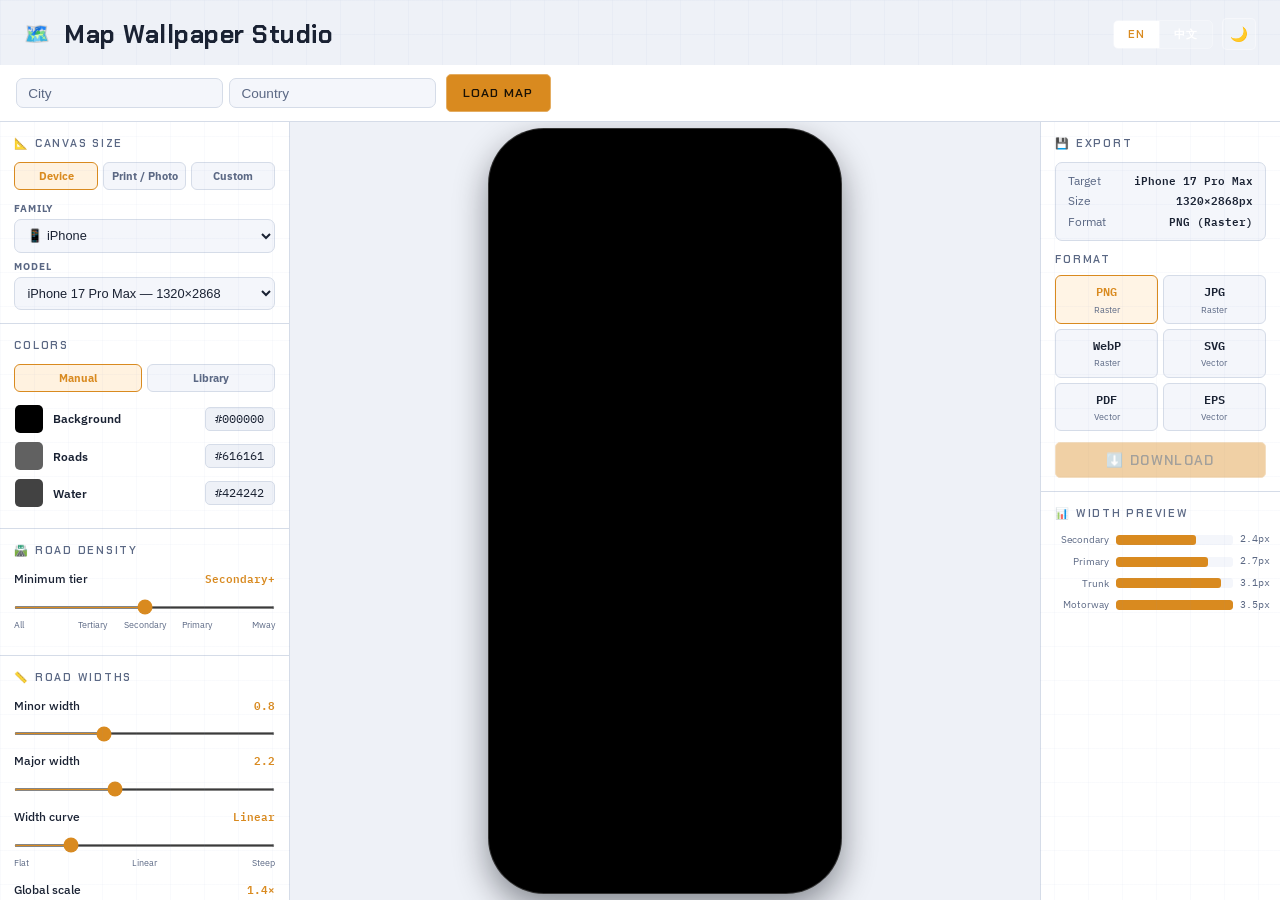
<file: city-map-wallpaper.html>
<!DOCTYPE html>
<html lang="en">
<head>
  <meta charset="UTF-8" />
  <meta name="viewport" content="width=device-width, initial-scale=1.0" />
  <title>Map Wallpaper Studio</title>
  <meta name="description" content="Generate city map wallpapers from OpenStreetMap data. Customize size, colors, and road density, then export as PNG, JPG, SVG, PDF, or EPS." />
  <link rel="stylesheet" href="shared/theme.css" />
  <link rel="stylesheet" href="shared/header.css" />
  <style>
    :root {
      /* Aliases mapping the tool's local names to the shared theme */
      --surface2: var(--surface-alt);
      --surface3: var(--surface-alt);
      --accent2:  var(--accent);
      --text:     var(--text-primary);
      --muted:    var(--text-muted);
      --radius:   8px;
      --panel:    290px;
      --shadow:   0 14px 34px rgba(2,6,16,.45);
    }

    body {
      height: 100vh;
      overflow: hidden;
      display: flex;
      flex-direction: column;
    }

    /* ── Toolbar (below shared header) ── */
    .toolbar {
      display: flex;
      align-items: center;
      gap: .6rem;
      padding: .55rem 1rem;
      background: var(--surface);
      border-bottom: 1px solid var(--border);
      flex-shrink: 0;
      z-index: 10;
      flex-wrap: wrap;
    }
    .toolbar-inputs { display: flex; gap: .4rem; flex: 1; max-width: 420px; min-width: 200px; }
    .toolbar-inputs input {
      flex: 1; min-width: 0;
      background: var(--surface2); border: 1px solid var(--border);
      border-radius: 7px; padding: .4rem .7rem;
      color: var(--text); font-size: .85rem; outline: none;
      transition: border-color .2s;
    }
    .toolbar-inputs input:focus { border-color: var(--accent); }
    .toolbar-inputs input::placeholder { color: var(--muted); }

    .btn {
      border: 1px solid; border-radius: 5px;
      font-family:"Chakra Petch",sans-serif;
      font-size:.78rem; font-weight:600; letter-spacing:.1em; text-transform:uppercase;
      cursor: pointer; transition: transform .15s, box-shadow .2s, background .2s, color .2s, border-color .2s;
      white-space: nowrap; padding: 10px 16px;
    }
    .btn:active { transform: translateY(1px); }
    .btn-primary { background: var(--accent); border-color: color-mix(in srgb, var(--accent) 70%, #fff); color:#1a1206; }
    .btn-primary:hover { transform: translateY(-2px); box-shadow: 0 8px 20px color-mix(in srgb, var(--accent) 35%, transparent); }
    .btn-primary:disabled { opacity:.4; cursor:not-allowed; transform:none; box-shadow:none; }
    .btn-ghost { background:var(--surface2); color:var(--text); border:1px solid var(--border); }
    .btn-ghost:hover { color: var(--text-primary); border-color: #53d8e8; box-shadow: 0 8px 20px rgba(83,216,232,.25); }

    #statusPill {
      font-size:.75rem; padding:.22rem .65rem;
      border-radius:20px; display:none; white-space:nowrap; margin-left:auto;
    }
    #statusPill.info  { background:#1e2a4a; color:#7eb8f7; }
    #statusPill.error { background:#3a1a1a; color:#f78080; }
    #statusPill.ok    { background:#1a3a2a; color:#80f7b0; }

    /* ── Workspace ── */
    .workspace { display:flex; flex:1; overflow:hidden; }

    /* ── Panels ── */
    .panel, .panel-right {
      background: var(--surface);
      overflow-y: auto; overflow-x: hidden; flex-shrink: 0;
    }
    .panel::-webkit-scrollbar,
    .panel-right::-webkit-scrollbar { width:3px; }
    .panel::-webkit-scrollbar-thumb,
    .panel-right::-webkit-scrollbar-thumb { background:var(--border); border-radius:2px; }

    .panel { width:var(--panel); border-right:1px solid var(--border); }
    .panel-right { width:240px; border-left:1px solid var(--border); }

    .ps { border-bottom:1px solid var(--border); padding:.8rem .9rem; }
    .ps-title {
      font-family:"Chakra Petch",sans-serif;
      font-size:.68rem; font-weight:600;
      text-transform:uppercase; letter-spacing:.16em;
      color:var(--muted);
      margin-bottom:.65rem;
    }

    /* ── Tab strip ── */
    .tab-strip { display:flex; gap:.3rem; margin-bottom:.7rem; }
    .tab-btn {
      flex:1; padding:.3rem .2rem;
      background:var(--surface2); border:1px solid var(--border);
      border-radius:6px; font-size:.68rem; font-weight:700;
      color:var(--muted); cursor:pointer; text-align:center;
      transition:all .15s;
    }
    .tab-btn.active { background:rgba(255,180,84,.18); border-color:var(--accent); color:var(--accent2); }
    .tab-pane { display:none; }
    .tab-pane.active { display:block; }

    /* ── Device selects ── */
    .device-selects { display:flex; flex-direction:column; gap:.4rem; }
    .device-selects select {
      width:100%; background:var(--surface2); border:1px solid var(--border);
      border-radius:7px; padding:.45rem .5rem; color:var(--text);
      font-size:.8rem; outline:none; cursor:pointer;
      transition:border-color .15s;
    }
    .device-selects select:focus { border-color:var(--accent); }
    .device-selects select option { background:var(--surface); color:var(--text); }
    .device-selects .sel-label {
      font-size:.62rem; font-weight:700; text-transform:uppercase;
      letter-spacing:.08em; color:var(--muted); margin-bottom:.15rem;
    }

    /* ── Print / Photo grid ── */
    .print-grid { display:grid; grid-template-columns:1fr 1fr; gap:.35rem; }
    .print-btn {
      background:var(--surface2); border:1px solid var(--border);
      border-radius:7px; padding:.4rem .3rem;
      cursor:pointer; text-align:center;
      transition:border-color .15s,background .15s; color:var(--text);
    }
    .print-btn:hover { border-color:var(--accent); }
    .print-btn.active { border-color:var(--accent); background:rgba(255,180,84,.15); }
    .print-btn .p-name { font-size:.7rem; font-weight:700; display:block; }
    .print-btn .p-dim  { font-size:.58rem; color:var(--muted); display:block; margin-top:1px; }
    .print-btn .p-px   { font-size:.55rem; color:var(--muted); display:block; }

    /* DPI row */
    .dpi-row { display:flex; align-items:center; gap:.4rem; margin-top:.6rem; }
    .dpi-label { font-size:.72rem; color:var(--muted); flex:1; }
    .dpi-btns { display:flex; gap:.25rem; }
    .dpi-btn {
      padding:.22rem .45rem; font-size:.68rem; font-weight:700;
      background:var(--surface2); border:1px solid var(--border);
      border-radius:5px; cursor:pointer; color:var(--muted); transition:all .15s;
    }
    .dpi-btn.active { border-color:var(--accent); color:var(--accent2); background:rgba(255,180,84,.15); }

    /* ── Custom size ── */
    .custom-size-grid {
      display:grid; grid-template-columns:1fr 1fr; gap:.4rem; margin-bottom:.5rem;
    }
    .custom-size-grid label { font-size:.7rem; color:var(--muted); display:block; margin-bottom:.2rem; }
    .custom-size-grid input {
      width:100%; background:var(--bg); border:1px solid var(--border);
      border-radius:6px; padding:.32rem .45rem; color:var(--text);
      font-size:.82rem; font-family:"IBM Plex Mono",monospace;
      text-align:center; outline:none; transition:border-color .2s;
    }
    .custom-size-grid input:focus { border-color:var(--accent); }
    .unit-row { display:flex; gap:.3rem; margin-bottom:.5rem; }
    .unit-btn {
      flex:1; padding:.28rem; font-size:.68rem; font-weight:700;
      background:var(--surface2); border:1px solid var(--border);
      border-radius:5px; cursor:pointer; color:var(--muted);
      text-align:center; transition:all .15s;
    }
    .unit-btn.active { border-color:var(--accent); color:var(--accent2); background:rgba(255,180,84,.15); }

    /* ── Color rows ── */
    .color-row { display:flex; align-items:center; gap:.55rem; margin-bottom:.45rem; }
    .color-swatch-wrap {
      position:relative; width:30px; height:30px;
      border-radius:6px; overflow:hidden; flex-shrink:0;
      border:1.5px solid rgba(255,255,255,.12); cursor:pointer;
    }
    .color-preview { position:absolute; inset:0; pointer-events:none; }
    .color-swatch-wrap input[type="color"] {
      position:absolute; inset:0; width:100%; height:100%;
      opacity:0; border:none; padding:0; cursor:pointer;
    }
    .color-info { flex:1; min-width:0; }
    .color-label { font-size:.75rem; font-weight:600; color:var(--text); }
    .color-hex-input {
      flex-shrink:0; width:70px !important;
      background:var(--bg); border:1px solid var(--border);
      border-radius:5px; padding:.22rem .3rem; color:var(--text);
      font-size:.72rem; font-family:"IBM Plex Mono",monospace;
      text-align:center; outline:none; transition:border-color .2s;
    }
    .color-hex-input:focus { border-color:var(--accent); }

    /* ── Palette library ── */
    .palette-search {
      width:100%; background:var(--bg); border:1px solid var(--border);
      border-radius:6px; padding:.35rem .6rem; color:var(--text);
      font-size:.8rem; outline:none; margin-bottom:.55rem; transition:border-color .2s;
    }
    .palette-search:focus { border-color:var(--accent); }
    .palette-search::placeholder { color:var(--muted); }
    .palette-tags { display:flex; flex-wrap:wrap; gap:.25rem; margin-bottom:.55rem; }
    .palette-tag {
      font-size:.62rem; font-weight:700; padding:.18rem .45rem;
      border-radius:20px; cursor:pointer;
      background:var(--surface2); border:1px solid var(--border);
      color:var(--muted); transition:all .15s;
    }
    .palette-tag.active { background:rgba(255,180,84,.2); border-color:var(--accent); color:var(--accent2); }
    .palette-list { display:flex; flex-direction:column; gap:.35rem; max-height:220px; overflow-y:auto; }
    .palette-list::-webkit-scrollbar { width:3px; }
    .palette-list::-webkit-scrollbar-thumb { background:var(--border); border-radius:2px; }
    .palette-item {
      display:flex; align-items:center; gap:.5rem; padding:.4rem .5rem;
      background:var(--surface2); border:1px solid var(--border);
      border-radius:7px; cursor:pointer; transition:border-color .15s;
    }
    .palette-item:hover { border-color:var(--accent); }
    .palette-item.active { border-color:var(--accent); background:rgba(255,180,84,.12); }
    .palette-swatches { display:flex; gap:2px; flex-shrink:0; }
    .palette-swatch { width:18px; height:28px; border-radius:3px; }
    .palette-meta { flex:1; min-width:0; }
    .palette-name { font-size:.72rem; font-weight:600; color:var(--text); white-space:nowrap; overflow:hidden; text-overflow:ellipsis; }
    .palette-mood { font-size:.62rem; color:var(--muted); }

    /* ── Sliders ── */
    .slider-row { margin-bottom:.6rem; }
    .slider-header { display:flex; justify-content:space-between; align-items:baseline; margin-bottom:.25rem; }
    .slider-label { font-size:.75rem; color:var(--text); font-weight:500; }
    .slider-value { font-size:.7rem; color:var(--accent2); font-family:"IBM Plex Mono",monospace; font-weight:600; }
    input[type="range"] { width:100%; accent-color:var(--accent); cursor:pointer; height:3px; }
    .slider-ticks { display:flex; justify-content:space-between; margin-top:.18rem; }
    .slider-ticks span { font-size:.58rem; color:var(--muted); flex:1; text-align:center; }
    .slider-ticks span:first-child { text-align:left; }
    .slider-ticks span:last-child  { text-align:right; }

    /* ── Canvas area ── */
    .canvas-area {
      flex:1; display:flex; align-items:center; justify-content:center;
      background:var(--bg); overflow:hidden; position:relative;
    }
    .canvas-wrap { position:relative; display:flex; align-items:center; justify-content:center; }
    .device-frame {
      position:relative; border-radius:20px; overflow:hidden;
      box-shadow:0 0 0 1px #333, var(--shadow); background:#000; flex-shrink:0;
    }
    .device-frame canvas { display:block; width:100%; height:100%; }
    .frame-notch {
      position:absolute; top:0; left:50%; transform:translateX(-50%);
      background:#000; z-index:5; border-radius:0 0 12px 12px;
    }
    .canvas-overlay {
      position:absolute; inset:0; background:rgba(0,0,0,.65);
      display:none; flex-direction:column;
      align-items:center; justify-content:center;
      gap:.55rem; border-radius:20px; z-index:20;
    }
    .spinner {
      width:28px; height:28px;
      border:3px solid var(--border); border-top-color:var(--accent);
      border-radius:50%; animation:spin .7s linear infinite;
    }
    @keyframes spin { to { transform:rotate(360deg); } }
    .overlay-text { font-size:.78rem; color:var(--muted); }
    .res-badge {
      position:absolute; bottom:-24px; left:50%; transform:translateX(-50%);
      font-size:.67rem; color:var(--muted); white-space:nowrap;
    }

    /* ── Right panel ── */
    .export-section { padding:.8rem .9rem; border-bottom:1px solid var(--border); }
    .export-info {
      background:var(--surface2); border:1px solid var(--border);
      border-radius:7px; padding:.55rem .7rem; margin-bottom:.65rem;
    }
    .export-info-row { display:flex; justify-content:space-between; font-size:.72rem; margin-bottom:.18rem; }
    .export-info-row:last-child { margin-bottom:0; }
    .export-info-row .k { color:var(--muted); }
    .export-info-row .v { color:var(--text); font-weight:600; font-family:"IBM Plex Mono",monospace; font-size:.68rem; }

    /* ── Format selector ── */
    .format-grid { display:grid; grid-template-columns:1fr 1fr; gap:.3rem; margin-bottom:.65rem; }
    .fmt-btn {
      background:var(--surface2); border:1px solid var(--border);
      border-radius:6px; padding:.38rem .3rem;
      cursor:pointer; text-align:center; transition:all .15s;
    }
    .fmt-btn:hover { border-color:var(--accent); }
    .fmt-btn.active { border-color:var(--accent); background:rgba(255,180,84,.15); }
    .fmt-btn .f-ext {
      font-size:.78rem; font-weight:600;
      font-family:"IBM Plex Mono",monospace;
      display:block; color:var(--text);
    }
    .fmt-btn .f-type { font-size:.58rem; color:var(--muted); display:block; margin-top:1px; }
    .fmt-btn.active .f-ext { color:var(--accent2); }

    /* vector note */
    .vector-note {
      font-size:.65rem; color:var(--muted);
      background:var(--surface2); border:1px solid var(--border);
      border-radius:6px; padding:.4rem .55rem;
      margin-bottom:.65rem; line-height:1.4; display:none;
    }
    .vector-note.show { display:block; }

    .btn-download { width:100%; padding:.55rem; font-size:.85rem; }

    /* width preview */
    .width-preview { padding:.8rem .9rem; }
    .tier-bar-row { display:flex; align-items:center; gap:.4rem; margin-bottom:.4rem; }
    .tier-bar-label { font-size:.62rem; color:var(--muted); width:54px; flex-shrink:0; text-align:right; }
    .tier-bar-track { flex:1; height:10px; background:var(--surface2); border-radius:3px; overflow:hidden; }
    .tier-bar-fill { height:100%; border-radius:3px; background:var(--accent); transition:width .2s; }
    .tier-bar-px { font-size:.6rem; color:var(--muted); width:26px; text-align:right; flex-shrink:0; font-family:"IBM Plex Mono",monospace; }

    @media (max-width:960px) { .panel-right { display:none; } }
    @media (max-width:640px) {
      :root { --panel:100%; }
      .panel { position:absolute; bottom:0; left:0; right:0; height:52vh;
               border-right:none; border-top:1px solid var(--border); z-index:20; }
      .workspace { flex-direction:column; }
      .toolbar { padding:.5rem .7rem; }
    }
  </style>
</head>
<body data-tool-id="map">

<script src="shared/header.js"></script>
<script>
  injectHeader({ icon: '<span style="font-size:1.3rem;">🗺️</span>', title: 'Map Wallpaper Studio' });
</script>

<!-- ══════════ TOOLBAR ══════════ -->
<div class="toolbar">
  <div class="toolbar-inputs">
    <input type="text" id="city"    placeholder="City"    autocomplete="off" />
    <input type="text" id="country" placeholder="Country" autocomplete="off" />
  </div>
  <button class="btn btn-primary" id="fetchBtn" onclick="fetchMap()">Load Map</button>
  <span id="statusPill"></span>
</div>

<!-- ══════════ WORKSPACE ══════════ -->
<div class="workspace">

<!-- ══ LEFT PANEL ══ -->
<div class="panel">

  <!-- Canvas size -->
  <div class="ps">
    <div class="ps-title" id="ps-canvas">📐 Canvas Size</div>
    <div class="tab-strip">
      <div class="tab-btn active" id="tab-device-btn" onclick="switchSizeTab('device',this)">Device</div>
      <div class="tab-btn"       id="tab-print-btn" onclick="switchSizeTab('print',this)">Print / Photo</div>
      <div class="tab-btn"       id="tab-custom-btn" onclick="switchSizeTab('custom',this)">Custom</div>
    </div>

    <!-- Device -->
    <div class="tab-pane active" id="tab-device">
      <div class="device-selects">
        <div>
          <div class="sel-label" id="sel-family-label">Family</div>
          <select id="deviceFamily" onchange="onFamilyChange()"></select>
        </div>
        <div>
          <div class="sel-label" id="sel-model-label">Model</div>
          <select id="deviceModel" onchange="onModelChange()"></select>
        </div>
      </div>
    </div>

    <!-- Print / Photo -->
    <div class="tab-pane" id="tab-print">
      <!-- sub-tabs: paper vs photo -->
      <div class="tab-strip" style="margin-bottom:.5rem">
        <div class="tab-btn active" id="sub-paper-btn" onclick="switchPrintSub('paper',this)">Paper</div>
        <div class="tab-btn"       id="sub-photo-btn" onclick="switchPrintSub('photo',this)">Photo</div>
      </div>
      <div id="printSubPaper">
        <div class="print-grid" id="paperGrid"></div>
      </div>
      <div id="printSubPhoto" style="display:none">
        <div class="print-grid" id="photoGrid"></div>
      </div>
      <div class="dpi-row">
        <span class="dpi-label" id="dpiLabel">DPI</span>
        <div class="dpi-btns" id="dpiBtns"></div>
      </div>
    </div>

    <!-- Custom -->
    <div class="tab-pane" id="tab-custom">
      <div class="unit-row" id="unitRow"></div>
      <div class="custom-size-grid">
        <div><label id="lblW">Width (px)</label>
          <input type="number" id="customW" value="1920" min="1" max="20000" oninput="onCustomSize()" /></div>
        <div><label id="lblH">Height (px)</label>
          <input type="number" id="customH" value="1080" min="1" max="20000" oninput="onCustomSize()" /></div>
      </div>
      <button class="btn btn-ghost" style="width:100%;font-size:.78rem;padding:.35rem"
              onclick="applyCustomSize()" id="applyBtn">Apply</button>
    </div>
  </div>

  <!-- Colors -->
  <div class="ps">
    <div class="ps-title" id="ps-colors">🎨 Colors</div>
    <div class="tab-strip">
      <div class="tab-btn active" id="tab-manual-btn" onclick="switchColorTab('manual',this)">Manual</div>
      <div class="tab-btn"       id="tab-library-btn" onclick="switchColorTab('palette',this)">Library</div>
    </div>
    <div class="tab-pane active" id="tab-manual">
      <div class="color-row">
        <div class="color-swatch-wrap">
          <div class="color-preview" id="prev-bg"></div>
          <input type="color" id="pick-bg" value="#000000" oninput="onColorPick('bg',this.value)" />
        </div>
        <div class="color-info"><span class="color-label" id="lbl-bg">Background</span></div>
        <input type="text" class="color-hex-input" id="hex-bg" value="#000000" maxlength="7"
               oninput="onHexType('bg',this.value)" onblur="onHexBlur('bg')" />
      </div>
      <div class="color-row">
        <div class="color-swatch-wrap">
          <div class="color-preview" id="prev-road"></div>
          <input type="color" id="pick-road" value="#616161" oninput="onColorPick('road',this.value)" />
        </div>
        <div class="color-info"><span class="color-label" id="lbl-road">Roads</span></div>
        <input type="text" class="color-hex-input" id="hex-road" value="#616161" maxlength="7"
               oninput="onHexType('road',this.value)" onblur="onHexBlur('road')" />
      </div>
      <div class="color-row">
        <div class="color-swatch-wrap">
          <div class="color-preview" id="prev-water"></div>
          <input type="color" id="pick-water" value="#424242" oninput="onColorPick('water',this.value)" />
        </div>
        <div class="color-info"><span class="color-label" id="lbl-water">Water</span></div>
        <input type="text" class="color-hex-input" id="hex-water" value="#424242" maxlength="7"
               oninput="onHexType('water',this.value)" onblur="onHexBlur('water')" />
      </div>
    </div>
    <div class="tab-pane" id="tab-palette">
      <input type="text" class="palette-search" id="paletteSearch"
             placeholder="Search palettes…" oninput="filterPalettes()" />
      <div class="palette-tags" id="paletteTags"></div>
      <div class="palette-list" id="paletteList"></div>
    </div>
  </div>

  <!-- Road density -->
  <div class="ps">
    <div class="ps-title" id="ps-density">🛣️ Road Density</div>
    <div class="slider-row">
      <div class="slider-header">
        <span class="slider-label" id="lbl-minTier">Minimum tier</span>
        <span class="slider-value" id="val-threshold">Secondary+</span>
      </div>
      <input type="range" id="sl-threshold" min="0" max="4" step="1" value="2"
             oninput="onSlider('threshold',this.value)" />
      <div class="slider-ticks">
        <span id="tick-all">All</span><span id="tick-tertiary">Tertiary</span><span id="tick-secondary">Secondary</span><span id="tick-primary">Primary</span><span id="tick-mway">Mway</span>
      </div>
    </div>
  </div>

  <!-- Road widths -->
  <div class="ps">
    <div class="ps-title" id="ps-widths">📏 Road Widths</div>
    <div class="slider-row">
      <div class="slider-header"><span class="slider-label" id="lbl-minW">Minor width</span><span class="slider-value" id="val-minW">0.8</span></div>
      <input type="range" id="sl-minW" min="0.2" max="2.0" step="0.1" value="0.8" oninput="onSlider('minW',this.value)" />
    </div>
    <div class="slider-row">
      <div class="slider-header"><span class="slider-label" id="lbl-maxW">Major width</span><span class="slider-value" id="val-maxW">2.2</span></div>
      <input type="range" id="sl-maxW" min="0.5" max="5.0" step="0.1" value="2.2" oninput="onSlider('maxW',this.value)" />
    </div>
    <div class="slider-row">
      <div class="slider-header"><span class="slider-label" id="lbl-curve">Width curve</span><span class="slider-value" id="val-curve">Linear</span></div>
      <input type="range" id="sl-curve" min="0.5" max="3.0" step="0.1" value="1.0" oninput="onSlider('curve',this.value)" />
      <div class="slider-ticks"><span id="tick-flat">Flat</span><span id="tick-linear">Linear</span><span id="tick-steep">Steep</span></div>
    </div>
    <div class="slider-row">
      <div class="slider-header"><span class="slider-label" id="lbl-scale">Global scale</span><span class="slider-value" id="val-scale">1.4×</span></div>
      <input type="range" id="sl-scale" min="0.5" max="3.0" step="0.1" value="1.4" oninput="onSlider('scale',this.value)" />
    </div>
  </div>

  <!-- Map range -->
  <div class="ps">
    <div class="ps-title" id="ps-range">🔍 Map Range</div>
    <div class="slider-row">
      <div class="slider-header"><span class="slider-label" id="lbl-padding">Padding</span><span class="slider-value" id="val-padding">5%</span></div>
      <input type="range" id="sl-padding" min="0" max="30" step="1" value="5" oninput="onSlider('padding',this.value)" />
      <div class="slider-ticks"><span id="tick-tight">Tight</span><span id="tick-normal">Normal</span><span id="tick-wide">Wide</span></div>
    </div>
  </div>

</div><!-- /panel -->

<!-- ══ CANVAS ══ -->
<div class="canvas-area">
  <div class="canvas-wrap" id="canvasWrap">
    <div class="device-frame" id="deviceFrame">
      <div class="frame-notch" id="frameNotch"></div>
      <canvas id="previewCanvas"></canvas>
      <div class="canvas-overlay" id="canvasOverlay">
        <div class="spinner"></div>
        <span class="overlay-text" id="overlayText">Loading…</span>
      </div>
    </div>
    <span class="res-badge" id="resBadge"></span>
  </div>
</div>

<!-- ══ RIGHT PANEL ══ -->
<div class="panel-right">
  <div class="export-section">
    <div class="ps-title" id="ps-export">💾 Export</div>

    <!-- Canvas info -->
    <div class="export-info" id="exportInfo"></div>

    <!-- Format grid -->
    <div class="ps-title" style="margin-bottom:.45rem" id="ps-format">Format</div>
    <div class="format-grid" id="formatGrid"></div>

    <!-- Vector note -->
    <div class="vector-note" id="vectorNote">
      ⚡ Vector formats are generated from the live canvas data and scale to any size without quality loss.
      <br><br>
      <strong>SVG</strong> — web-ready, editable in Illustrator / Inkscape.<br>
      <strong>PDF</strong> — print-ready, embeds vector paths.<br>
      <strong>EPS</strong> — legacy vector, compatible with most print workflows.
    </div>

    <button class="btn btn-primary btn-download" id="dlBtn"
            onclick="downloadWallpaper()" disabled>⬇️ Download</button>
  </div>
  <div class="width-preview">
    <div class="ps-title" id="ps-widthPreview">📊 Width Preview</div>
    <div id="tierBars"></div>
  </div>
</div>

</div><!-- /workspace -->

<script>
/* ═══════════════════════════════════════════════════════
   i18n (dark mode handled by shared/header.js)
═══════════════════════════════════════════════════════ */
const TRANSLATIONS = {
  en: {
    pageTitle: 'Map Wallpaper Studio',
    cityPlaceholder: 'City',
    countryPlaceholder: 'Country',
    loadMap: 'Load Map',
    canvasSize: '📐 Canvas Size',
    tabDevice: 'Device',
    tabPrint: 'Print / Photo',
    tabCustom: 'Custom',
    selFamily: 'Family',
    selModel: 'Model',
    subPaper: 'Paper',
    subPhoto: 'Photo',
    dpi: 'DPI',
    lblW: 'Width (px)',
    lblH: 'Height (px)',
    apply: 'Apply',
    colors: 'Colors',
    tabManual: 'Manual',
    tabLibrary: 'Library',
    colorBg: 'Background',
    colorRoad: 'Roads',
    colorWater: 'Water',
    searchPalettes: 'Search palettes…',
    roadDensity: '🛣️ Road Density',
    minTier: 'Minimum tier',
    tickAll: 'All',
    tickTertiary: 'Tertiary',
    tickSecondary: 'Secondary',
    tickPrimary: 'Primary',
    tickMway: 'Mway',
    roadWidths: '📏 Road Widths',
    minorWidth: 'Minor width',
    majorWidth: 'Major width',
    widthCurve: 'Width curve',
    globalScale: 'Global scale',
    tickFlat: 'Flat',
    tickLinear: 'Linear',
    tickSteep: 'Steep',
    mapRange: '🔍 Map Range',
    padding: 'Padding',
    tickTight: 'Tight',
    tickNormal: 'Normal',
    tickWide: 'Wide',
    export: '💾 Export',
    format: 'Format',
    vectorNote: '⚡ Vector formats are generated from the live canvas data and scale to any size without quality loss.',
    download: '⬇️ Download',
    widthPreview: '📊 Width Preview',
    loading: 'Loading…',
    locating: 'Locating city…',
    geocoding: '🔍 Geocoding…',
    downloading: '📦 Downloading OSM…',
    rendering: '🎨 Rendering…',
    enterCityCountry: '⚠️ Enter city & country',
    target: 'Target',
    size: 'Size',
  },
  zh: {
    pageTitle: '地图壁纸工作室',
    cityPlaceholder: '城市',
    countryPlaceholder: '国家',
    loadMap: '加载地图',
    canvasSize: '📐 画布尺寸',
    tabDevice: '设备',
    tabPrint: '打印 / 照片',
    tabCustom: '自定义',
    selFamily: '系列',
    selModel: '型号',
    subPaper: '纸张',
    subPhoto: '照片',
    dpi: 'DPI',
    lblW: '宽度（像素）',
    lblH: '高度（像素）',
    apply: '应用',
    colors: '颜色',
    tabManual: '手动',
    tabLibrary: '图库',
    colorBg: '背景',
    colorRoad: '道路',
    colorWater: '水域',
    searchPalettes: '搜索配色…',
    roadDensity: '🛣️ 道路密度',
    minTier: '最低等级',
    tickAll: '全部',
    tickTertiary: '三级',
    tickSecondary: '二级',
    tickPrimary: '主干',
    tickMway: '高速',
    roadWidths: '📏 道路宽度',
    minorWidth: '次要宽度',
    majorWidth: '主要宽度',
    widthCurve: '宽度曲线',
    globalScale: '全局缩放',
    tickFlat: '平缓',
    tickLinear: '线性',
    tickSteep: '陡峭',
    mapRange: '🔍 地图范围',
    padding: '边距',
    tickTight: '紧凑',
    tickNormal: '正常',
    tickWide: '宽泛',
    export: '💾 导出',
    format: '格式',
    vectorNote: '⚡ 矢量格式由实时画布数据生成，可无损缩放到任意尺寸。',
    download: '⬇️ 下载',
    widthPreview: '📊 宽度预览',
    loading: '加载中…',
    locating: '正在定位城市…',
    geocoding: '🔍 正在地理编码…',
    downloading: '📦 正在下载 OSM…',
    rendering: '🎨 正在渲染…',
    enterCityCountry: '⚠️ 请输入城市与国家',
    target: '目标',
    size: '尺寸',
  }
};

function pageApplyTranslations() {
  document.title = currentLang === 'zh' ? '地图壁纸工作室' : 'Map Wallpaper Studio';

  const setText = (id, key) => {
    const el = document.getElementById(id);
    if (el) el.textContent = t(key);
  };
  const setPlaceholder = (id, key) => {
    const el = document.getElementById(id);
    if (el) el.placeholder = t(key);
  };

  setPlaceholder('city', 'cityPlaceholder');
  setPlaceholder('country', 'countryPlaceholder');
  setText('fetchBtn', 'loadMap');
  setText('ps-canvas', 'canvasSize');
  setText('tab-device-btn', 'tabDevice');
  setText('tab-print-btn', 'tabPrint');
  setText('tab-custom-btn', 'tabCustom');
  setText('sel-family-label', 'selFamily');
  setText('sel-model-label', 'selModel');
  setText('sub-paper-btn', 'subPaper');
  setText('sub-photo-btn', 'subPhoto');
  setText('dpiLabel', 'dpi');
  setText('applyBtn', 'apply');
  setText('ps-colors', 'colors');
  setText('tab-manual-btn', 'tabManual');
  setText('tab-library-btn', 'tabLibrary');
  setText('lbl-bg', 'colorBg');
  setText('lbl-road', 'colorRoad');
  setText('lbl-water', 'colorWater');
  setText('ps-density', 'roadDensity');
  setText('lbl-minTier', 'minTier');
  setText('tick-all', 'tickAll');
  setText('tick-tertiary', 'tickTertiary');
  setText('tick-secondary', 'tickSecondary');
  setText('tick-primary', 'tickPrimary');
  setText('tick-mway', 'tickMway');
  setText('ps-widths', 'roadWidths');
  setText('lbl-minW', 'minorWidth');
  setText('lbl-maxW', 'majorWidth');
  setText('lbl-curve', 'widthCurve');
  setText('lbl-scale', 'globalScale');
  setText('tick-flat', 'tickFlat');
  setText('tick-linear', 'tickLinear');
  setText('tick-steep', 'tickSteep');
  setText('ps-range', 'mapRange');
  setText('lbl-padding', 'padding');
  setText('tick-tight', 'tickTight');
  setText('tick-normal', 'tickNormal');
  setText('tick-wide', 'tickWide');
  setText('ps-export', 'export');
  setText('ps-format', 'format');
  setText('ps-widthPreview', 'widthPreview');
  setText('lblW', 'lblW');
  setText('lblH', 'lblH');
  setText('paletteSearch', 'searchPalettes');
  setText('overlayText', 'loading');
  setText('dlBtn', 'download');
  setText('vectorNote', 'vectorNote');
}

/* ═══════════════════════════════════════════════════════
   DEVICES  (grouped by family → models)
   Each model: { id, name, w, h, notch, notchW, notchH, radius }
   notch: "none" | "notch" | "island"
═══════════════════════════════════════════════════════ */
const DEVICE_FAMILIES = [
  {
    id:"iphone", icon:"📱", name:"iPhone",
    models:[
      { id:"iphone17promax", name:"iPhone 17 Pro Max", w:1320, h:2868, notch:"island", notchW:120,notchH:34, radius:55 },
      { id:"iphone17pro", name:"iPhone 17 Pro",     w:1206, h:2622, notch:"island", notchW:120,notchH:34, radius:55 },
      { id:"iphone17",    name:"iPhone 17",         w:1206, h:2622, notch:"island", notchW:120,notchH:34, radius:55 },
      { id:"iphone16promax", name:"iPhone 16 Pro Max", w:1320, h:2868, notch:"island", notchW:120,notchH:34, radius:55 },
      { id:"iphone16pro", name:"iPhone 16 Pro",     w:1206, h:2622, notch:"island", notchW:120,notchH:34, radius:55 },
      { id:"iphone16plus", name:"iPhone 16 Plus",   w:1290, h:2796, notch:"island", notchW:120,notchH:34, radius:55 },
      { id:"iphone16",    name:"iPhone 16",         w:1179, h:2556, notch:"island", notchW:120,notchH:34, radius:50 },
      { id:"iphone16e",   name:"iPhone 16e",        w:1170, h:2532, notch:"notch",  notchW:150,notchH:30, radius:47 },
      { id:"iphone15promax", name:"iPhone 15 Pro Max", w:1290, h:2796, notch:"island", notchW:120,notchH:34, radius:55 },
      { id:"iphone15pro", name:"iPhone 15 Pro",     w:1179, h:2556, notch:"island", notchW:120,notchH:34, radius:50 },
      { id:"iphone15plus", name:"iPhone 15 Plus",   w:1290, h:2796, notch:"island", notchW:120,notchH:34, radius:55 },
      { id:"iphone15",    name:"iPhone 15",         w:1179, h:2556, notch:"island", notchW:120,notchH:34, radius:50 },
      { id:"iphone14promax", name:"iPhone 14 Pro Max", w:1290, h:2796, notch:"island", notchW:120,notchH:34, radius:55 },
      { id:"iphone14pro", name:"iPhone 14 Pro",     w:1179, h:2556, notch:"island", notchW:120,notchH:34, radius:50 },
      { id:"iphone14plus", name:"iPhone 14 Plus",   w:1284, h:2778, notch:"notch",  notchW:150,notchH:30, radius:55 },
      { id:"iphone14",    name:"iPhone 14",         w:1170, h:2532, notch:"notch",  notchW:150,notchH:30, radius:47 },
      { id:"iphone13promax", name:"iPhone 13 Pro Max", w:1284, h:2778, notch:"notch",  notchW:150,notchH:30, radius:55 },
      { id:"iphone13pro", name:"iPhone 13 Pro",     w:1170, h:2532, notch:"notch",  notchW:150,notchH:30, radius:47 },
      { id:"iphone13mini", name:"iPhone 13 mini",   w:1080, h:2340, notch:"notch",  notchW:150,notchH:30, radius:42 },
      { id:"iphone13",    name:"iPhone 13",         w:1170, h:2532, notch:"notch",  notchW:150,notchH:30, radius:47 },
      { id:"iphone12promax", name:"iPhone 12 Pro Max", w:1284, h:2778, notch:"notch",  notchW:150,notchH:30, radius:55 },
      { id:"iphone12pro", name:"iPhone 12 Pro",     w:1170, h:2532, notch:"notch",  notchW:150,notchH:30, radius:47 },
      { id:"iphone12mini", name:"iPhone 12 mini",   w:1080, h:2340, notch:"notch",  notchW:150,notchH:30, radius:42 },
      { id:"iphone12",    name:"iPhone 12",         w:1170, h:2532, notch:"notch",  notchW:150,notchH:30, radius:47 },
      { id:"iphone11promax", name:"iPhone 11 Pro Max", w:1242, h:2688, notch:"notch",  notchW:150,notchH:30, radius:50 },
      { id:"iphone11pro", name:"iPhone 11 Pro",     w:1125, h:2436, notch:"notch",  notchW:150,notchH:30, radius:45 },
      { id:"iphone11",    name:"iPhone 11",         w:828,  h:1792, notch:"notch",  notchW:150,notchH:30, radius:40 },
      { id:"iphonexr",    name:"iPhone XR",         w:828,  h:1792, notch:"notch",  notchW:150,notchH:30, radius:40 },
      { id:"iphonexsmax", name:"iPhone XS Max",     w:1242, h:2688, notch:"notch",  notchW:150,notchH:30, radius:50 },
      { id:"iphonexs",    name:"iPhone XS",         w:1125, h:2436, notch:"notch",  notchW:150,notchH:30, radius:45 },
      { id:"iphonex",     name:"iPhone X",          w:1125, h:2436, notch:"notch",  notchW:150,notchH:30, radius:45 },
      { id:"iphone8plus", name:"iPhone 8 Plus",    w:1080, h:1920, notch:"none",   notchW:0,  notchH:0,  radius:30 },
      { id:"iphone8",     name:"iPhone 8",          w:750,  h:1334, notch:"none",   notchW:0,  notchH:0,  radius:30 },
      { id:"iphone7plus", name:"iPhone 7 Plus",    w:1080, h:1920, notch:"none",   notchW:0,  notchH:0,  radius:30 },
      { id:"iphone7",     name:"iPhone 7",          w:750,  h:1334, notch:"none",   notchW:0,  notchH:0,  radius:30 },
      { id:"iphone6splus",name:"iPhone 6s Plus",   w:1080, h:1920, notch:"none",   notchW:0,  notchH:0,  radius:30 },
      { id:"iphone6s",    name:"iPhone 6s",         w:750,  h:1334, notch:"none",   notchW:0,  notchH:0,  radius:30 },
      { id:"iphone6plus", name:"iPhone 6 Plus",     w:1080, h:1920, notch:"none",   notchW:0,  notchH:0,  radius:30 },
      { id:"iphone6",     name:"iPhone 6",          w:750,  h:1334, notch:"none",   notchW:0,  notchH:0,  radius:30 },
      { id:"iphonese3",  name:"iPhone SE (3rd gen)", w:750, h:1334, notch:"none",   notchW:0,  notchH:0,  radius:30 },
      { id:"iphonese2",  name:"iPhone SE (2nd gen)", w:750, h:1334, notch:"none",   notchW:0,  notchH:0,  radius:30 },
      { id:"iphonese",    name:"iPhone SE (1st gen)", w:640, h:1136, notch:"none",   notchW:0,  notchH:0,  radius:28 },
    ]
  },
  {
    id:"ipad", icon:"⬜", name:"iPad",
    models:[
      { id:"ipadpro13m4", name:"iPad Pro 13″ (M4)", w:2752, h:2064, notch:"none", notchW:0, notchH:0, radius:18 },
      { id:"ipadpro11m4", name:"iPad Pro 11″ (M4)", w:2420, h:1668, notch:"none", notchW:0, notchH:0, radius:18 },
      { id:"ipadair13m3", name:"iPad Air 13″ (M3)", w:2732, h:2048, notch:"none", notchW:0, notchH:0, radius:18 },
      { id:"ipadair11m3", name:"iPad Air 11″ (M3)", w:2360, h:1640, notch:"none", notchW:0, notchH:0, radius:18 },
      { id:"ipad11",      name:"iPad 11th gen (A16)", w:2360, h:1640, notch:"none", notchW:0, notchH:0, radius:18 },
      { id:"ipadmini7",   name:"iPad mini 7 (A17 Pro)", w:2266, h:1488, notch:"none", notchW:0, notchH:0, radius:16 },
      { id:"ipadair13m2", name:"iPad Air 13″ (M2)", w:2732, h:2048, notch:"none", notchW:0, notchH:0, radius:18 },
      { id:"ipadair11m2", name:"iPad Air 11″ (M2)", w:2360, h:1640, notch:"none", notchW:0, notchH:0, radius:18 },
      { id:"ipad10",      name:"iPad 10th gen",        w:2360, h:1640, notch:"none", notchW:0, notchH:0, radius:18 },
      { id:"ipadpro12m2", name:"iPad Pro 12.9″ (M2)", w:2732, h:2048, notch:"none", notchW:0, notchH:0, radius:18 },
      { id:"ipadpro11m2", name:"iPad Pro 11″ (M2)",   w:2388, h:1668, notch:"none", notchW:0, notchH:0, radius:18 },
      { id:"ipadair5",    name:"iPad Air 5 (M1)",      w:2360, h:1640, notch:"none", notchW:0, notchH:0, radius:18 },
      { id:"ipadmini6",   name:"iPad mini 6",           w:2266, h:1488, notch:"none", notchW:0, notchH:0, radius:16 },
      { id:"ipad9",       name:"iPad 9th gen",           w:2160, h:1620, notch:"none", notchW:0, notchH:0, radius:16 },
      { id:"ipadpro12m1", name:"iPad Pro 12.9″ (M1)", w:2732, h:2048, notch:"none", notchW:0, notchH:0, radius:18 },
      { id:"ipadpro11m1", name:"iPad Pro 11″ (M1)",   w:2388, h:1668, notch:"none", notchW:0, notchH:0, radius:18 },
      { id:"ipadair4",    name:"iPad Air 4",            w:2360, h:1640, notch:"none", notchW:0, notchH:0, radius:18 },
      { id:"ipad8",       name:"iPad 8th gen",           w:2160, h:1620, notch:"none", notchW:0, notchH:0, radius:16 },
      { id:"ipadpro12a12z", name:"iPad Pro 12.9″ (A12Z)", w:2732, h:2048, notch:"none", notchW:0, notchH:0, radius:18 },
      { id:"ipadpro11a12z", name:"iPad Pro 11″ (A12Z)",   w:2388, h:1668, notch:"none", notchW:0, notchH:0, radius:18 },
      { id:"ipadair3",    name:"iPad Air 3",            w:2224, h:1668, notch:"none", notchW:0, notchH:0, radius:16 },
      { id:"ipadmini5",   name:"iPad mini 5",           w:2048, h:1536, notch:"none", notchW:0, notchH:0, radius:16 },
      { id:"ipad7",       name:"iPad 7th gen",           w:2160, h:1620, notch:"none", notchW:0, notchH:0, radius:16 },
      { id:"ipadpro12a12x", name:"iPad Pro 12.9″ (A12X)", w:2732, h:2048, notch:"none", notchW:0, notchH:0, radius:18 },
      { id:"ipadpro11a12x", name:"iPad Pro 11″ (A12X)",   w:2388, h:1668, notch:"none", notchW:0, notchH:0, radius:18 },
      { id:"ipad6",       name:"iPad 6th gen",           w:2048, h:1536, notch:"none", notchW:0, notchH:0, radius:16 },
      { id:"ipadpro12a10x", name:"iPad Pro 12.9″ (2nd)", w:2732, h:2048, notch:"none", notchW:0, notchH:0, radius:18 },
      { id:"ipadpro10a10x", name:"iPad Pro 10.5″",    w:2224, h:1668, notch:"none", notchW:0, notchH:0, radius:16 },
      { id:"ipad5",       name:"iPad 5th gen",           w:2048, h:1536, notch:"none", notchW:0, notchH:0, radius:16 },
      { id:"ipadpro12a9x", name:"iPad Pro 12.9″ (1st)", w:2732, h:2048, notch:"none", notchW:0, notchH:0, radius:18 },
      { id:"ipadpro9a9x", name:"iPad Pro 9.7″",      w:2048, h:1536, notch:"none", notchW:0, notchH:0, radius:16 },
      { id:"ipad4",       name:"iPad 4th gen",           w:2048, h:1536, notch:"none", notchW:0, notchH:0, radius:16 },
      { id:"ipadmini4",   name:"iPad mini 4",           w:2048, h:1536, notch:"none", notchW:0, notchH:0, radius:16 },
      { id:"ipadair2",    name:"iPad Air 2",            w:2048, h:1536, notch:"none", notchW:0, notchH:0, radius:16 },
      { id:"ipad3",       name:"iPad 3rd gen",           w:2048, h:1536, notch:"none", notchW:0, notchH:0, radius:16 },
      { id:"ipad2",       name:"iPad 2",                 w:1024, h:768,  notch:"none", notchW:0, notchH:0, radius:16 },
      { id:"ipad1",       name:"iPad 1st gen",           w:1024, h:768,  notch:"none", notchW:0, notchH:0, radius:16 },
    ]
  },
  {
    id:"mac", icon:"💻", name:"Mac",
    models:[
      { id:"macbookp", icon:"💻", name:"MacBook Pro",   w:3456, h:2234, notch:"none",   notchW:0,  notchH:0,  radius:10 },
      { id:"macbooka", icon:"💻", name:"MacBook Air",   w:2560, h:1664, notch:"none",   notchW:0,  notchH:0,  radius:10 },
    ]
  },
  {
    id:"monitor", icon:"🖥️", name:"Monitor",
    models:[
      { id:"win4k",    icon:"🖥️", name:"4K Monitor",   w:3840, h:2160, notch:"none",   notchW:0,  notchH:0,  radius:4  },
      { id:"win1440",  icon:"🖥️", name:"1440p",        w:2560, h:1440, notch:"none",   notchW:0,  notchH:0,  radius:4  },
      { id:"win1080",  icon:"🖥️", name:"1080p",        w:1920, h:1080, notch:"none",   notchW:0,  notchH:0,  radius:4  },
    ]
  },
  {
    id:"android", icon:"📱", name:"Android",
    models:[
      { id:"pixel8",   icon:"📱", name:"Pixel 8",       w:1080, h:2400, notch:"island", notchW:100,notchH:28, radius:42 },
      { id:"s24",      icon:"📱", name:"Galaxy S24",    w:1080, h:2340, notch:"island", notchW:90, notchH:26, radius:42 },
    ]
  },
];

/* Flattened list of all models (for backward compat) */
const DEVICES = DEVICE_FAMILIES.flatMap(f => f.models.map(m => ({ ...m, family: f.id, familyName: f.name })));

/* ═══════════════════════════════════════════════════════
   PAPER SIZES  (mm)
═══════════════════════════════════════════════════════ */
const PAPER_SIZES = [
  { id:"a4p",  name:"A4",      mmW:210,  mmH:297  },
  { id:"a4l",  name:"A4 ⟷",   mmW:297,  mmH:210  },
  { id:"a3p",  name:"A3",      mmW:297,  mmH:420  },
  { id:"a3l",  name:"A3 ⟷",   mmW:420,  mmH:297  },
  { id:"a2",   name:"A2",      mmW:420,  mmH:594  },
  { id:"a1",   name:"A1",      mmW:594,  mmH:841  },
  { id:"ltr",  name:"Letter",  mmW:216,  mmH:279  },
  { id:"lgl",  name:"Legal",   mmW:216,  mmH:356  },
];

/* ═══════════════════════════════════════════════════════
   PHOTO SIZES  (mm — standard photo print sizes)
   All listed as portrait; landscape variant auto-generated.
═══════════════════════════════════════════════════════ */
const PHOTO_SIZES = [
  { id:"p4x6",   name:'4×6"',    mmW:102,  mmH:152,  note:"Standard"   },
  { id:"p5x7",   name:'5×7"',    mmW:127,  mmH:178,  note:"Medium"     },
  { id:"p4x4",   name:'4×4"',    mmW:102,  mmH:102,  note:"Square"     },
  { id:"p6x6",   name:'6×6"',    mmW:152,  mmH:152,  note:"Sq. Large"  },
  { id:"p8x10",  name:'8×10"',   mmW:203,  mmH:254,  note:"Classic"    },
  { id:"p8x12",  name:'8×12"',   mmW:203,  mmH:305,  note:"Full frame" },
  { id:"p10x13", name:'10×13"',  mmW:254,  mmH:330,  note:"Portrait"   },
  { id:"p11x14", name:'11×14"',  mmW:279,  mmH:356,  note:"Gallery"    },
  { id:"p12x18", name:'12×18"',  mmW:305,  mmH:457,  note:"Large"      },
  { id:"p16x20", name:'16×20"',  mmW:406,  mmH:508,  note:"Poster"     },
  { id:"p20x30", name:'20×30"',  mmW:508,  mmH:762,  note:"XL Poster"  },
  { id:"p24x36", name:'24×36"',  mmW:610,  mmH:914,  note:"Banner"     },
];

/* ═══════════════════════════════════════════════════════
   EXPORT FORMATS
═══════════════════════════════════════════════════════ */
const FORMATS = [
  { id:"png",  ext:"PNG",  type:"Raster",  vector:false },
  { id:"jpg",  ext:"JPG",  type:"Raster",  vector:false },
  { id:"webp", ext:"WebP", type:"Raster",  vector:false },
  { id:"svg",  ext:"SVG",  type:"Vector",  vector:true  },
  { id:"pdf",  ext:"PDF",  type:"Vector",  vector:true  },
  { id:"eps",  ext:"EPS",  type:"Vector",  vector:true  },
];
let currentFormat = FORMATS[0];

/* ═══════════════════════════════════════════════════════
   STATE
═══════════════════════════════════════════════════════ */
const DPIS = [72, 150, 300];
let currentDpi       = 300;
let currentDevice    = DEVICES[0];
let currentPrintSize = PAPER_SIZES[0];
let printSubMode     = "paper";   // "paper" | "photo"
let sizeMode         = "device";
let customUnit       = "px";
const UNIT_DPI       = 96;

let canvasTarget = {
  w:DEVICES[0].w, h:DEVICES[0].h, name:DEVICES[0].name,
  notch:DEVICES[0].notch, notchW:DEVICES[0].notchW,
  notchH:DEVICES[0].notchH, radius:DEVICES[0].radius,
};

const colors = { bg:"#000000", road:"#616161", water:"#424242" };
const params = { threshold:2, minW:0.8, maxW:2.2, curve:1.0, scale:1.4, padding:5 };

let osmElements = null, lastBbox = null, lastCanvas = null;
let renderTimer = null, isFetching = false;
let activePaletteTag = "all", activePaletteIdx = -1;

/* ═══════════════════════════════════════════════════════
   ROAD TIERS
═══════════════════════════════════════════════════════ */
const ROAD_TIERS = [
  { tier:0, label:"Path",        types:["track","path","footway","cycleway","steps","bridleway"] },
  { tier:1, label:"Service",     types:["living_street","pedestrian","service"] },
  { tier:2, label:"Residential", types:["residential","unclassified","tertiary","tertiary_link"] },
  { tier:3, label:"Secondary",   types:["secondary","secondary_link"] },
  { tier:4, label:"Primary",     types:["primary","primary_link"] },
  { tier:5, label:"Trunk",       types:["trunk","trunk_link"] },
  { tier:6, label:"Motorway",    types:["motorway","motorway_link"] },
];
const THRESHOLD_LABELS   = ["All roads","Tertiary+","Secondary+","Primary+","Motorway only"];
const THRESHOLD_MIN_TIER = [0, 2, 3, 4, 6];

/* ═══════════════════════════════════════════════════════
   PALETTE LIBRARY
═══════════════════════════════════════════════════════ */
const PALETTES = [
  // --- Dark ---
  { name:"Obsidian",      mood:"dark minimal",        tags:["dark","minimal"],              bg:"#0d0d0d", road:"#3a3a3a", water:"#1a2a3a" },
  { name:"Charcoal",      mood:"dark warm",            tags:["dark","warm"],                 bg:"#1a1410", road:"#5a4a3a", water:"#2a3040" },
  { name:"Midnight",      mood:"dark cool blue",       tags:["dark","cool","blue"],          bg:"#060d1f", road:"#c0d8ff", water:"#0a1e3a" },
  { name:"Slate",         mood:"dark neutral",         tags:["dark","neutral"],              bg:"#111318", road:"#4a5060", water:"#1e2840" },
  { name:"Noir",          mood:"high contrast",        tags:["dark","contrast"],             bg:"#000000", road:"#ffffff", water:"#222222" },
  { name:"Deep Sea",      mood:"dark ocean",           tags:["dark","blue","ocean"],         bg:"#020e1c", road:"#1a4a6a", water:"#0a2a4a" },
  { name:"Deep Purple",   mood:"royal dark",           tags:["dark","purple","rich"],        bg:"#0a0510", road:"#603090", water:"#1a0a2a" },
  { name:"Dracula",       mood:"vampire dark",         tags:["dark","purple","pink"],        bg:"#282a36", road:"#ff79c6", water:"#6272a4" },
  // --- Light ---
  { name:"Parchment",     mood:"light warm",           tags:["light","warm","paper"],        bg:"#f5f0e8", road:"#8a7a6a", water:"#a0b8c8" },
  { name:"Blueprint",     mood:"light technical",      tags:["light","blue"],                bg:"#e8f0f8", road:"#3060a0", water:"#6090c0" },
  { name:"Ghost",         mood:"light minimal",        tags:["light","minimal"],             bg:"#f8f8f8", road:"#cccccc", water:"#b0c8d8" },
  { name:"Cream",         mood:"light neutral",        tags:["light","warm","neutral"],      bg:"#faf6f0", road:"#c0a880", water:"#90b0c0" },
  { name:"Nordic",        mood:"cold minimal",         tags:["light","cool","grey"],         bg:"#eceff4", road:"#4c566a", water:"#81a1c1" },
  { name:"Moonlight",     mood:"pale silver",          tags:["light","cool","night"],        bg:"#e0e0f0", road:"#707090", water:"#a0b0d0" },
  { name:"Champagne",     mood:"elegant light",        tags:["light","warm","luxury"],       bg:"#f7f3e9", road:"#d4c4a8", water:"#b8ccd0" },
  { name:"Arctic",        mood:"cold ice light",       tags:["cool","blue","minimal"],       bg:"#e8f4ff", road:"#6090b0", water:"#a0c8e0" },
  // --- Neon ---
  { name:"Neon City",     mood:"neon vibrant",         tags:["neon","vibrant","dark"],       bg:"#0a0010", road:"#ff00ff", water:"#00ffff" },
  { name:"Cyberpunk",     mood:"neon yellow",          tags:["neon","yellow","dark"],        bg:"#0d0d00", road:"#ffff00", water:"#00ccff" },
  { name:"Synthwave",     mood:"retro neon pink",      tags:["neon","pink","retro"],         bg:"#0d0020", road:"#ff2080", water:"#8000ff" },
  { name:"Electric",      mood:"neon blue",            tags:["neon","blue","vibrant"],       bg:"#000510", road:"#00aaff", water:"#0044aa" },
  { name:"Acid",          mood:"neon green",           tags:["neon","green","dark"],         bg:"#000a00", road:"#00ff44", water:"#004422" },
  { name:"Toxic",         mood:"high vis neon",        tags:["neon","yellow","green"],       bg:"#050a00", road:"#ccff00", water:"#224400" },
  { name:"Mirage",        mood:"bleached sandy neon",  tags:["neon","sandy","warm"],         bg:"#0e0c04", road:"#ffe080", water:"#204050" },
  { name:"Neon Sign",     mood:"neon on black contrast",tags:["neon","contrast","vibrant"],  bg:"#000000", road:"#ff6600", water:"#001a33" },
  // --- Earth ---
  { name:"Terrain",       mood:"earthy natural",       tags:["earth","natural","warm"],      bg:"#2a2010", road:"#a08040", water:"#406080" },
  { name:"Forest",        mood:"green natural",        tags:["earth","green"],               bg:"#0a1a0a", road:"#4a7a3a", water:"#2a5a4a" },
  { name:"Desert",        mood:"warm sandy",           tags:["earth","warm","sandy"],        bg:"#2a1a08", road:"#c8a060", water:"#608090" },
  { name:"Autumn",        mood:"warm seasonal",        tags:["earth","warm"],                bg:"#1a0c00", road:"#c06020", water:"#204060" },
  { name:"Savanna",       mood:"warm ochre",           tags:["earth","warm","ochre"],        bg:"#1e1608", road:"#b08040", water:"#406070" },
  { name:"Mars",          mood:"dusty red",            tags:["earth","red","warm"],          bg:"#1a0a05", road:"#b04020", water:"#402010" },
  { name:"Sahel",         mood:"dusty ochre",          tags:["earth","warm","ochre","sandy"],bg:"#1e1a08", road:"#b89040", water:"#3a5870" },
  { name:"Turmeric",      mood:"vivid ochre spice",    tags:["earth","warm","ochre","vibrant"],bg:"#180e00",road:"#e8a020", water:"#1a3a50" },
  { name:"Dune Light",    mood:"pale ochre minimal",   tags:["light","warm","ochre","sandy"],bg:"#f5edd8", road:"#c8a050", water:"#90aab8" },
  { name:"Amber Noir",    mood:"dark ochre contrast",  tags:["dark","warm","ochre"],         bg:"#0a0800", road:"#cc8800", water:"#1a2a38" },
  { name:"Emerald",       mood:"vibrant green",        tags:["vibrant","green"],             bg:"#001a0a", road:"#50c878", water:"#004433" },
  // --- Mono ---
  { name:"Silver",        mood:"mono cool",            tags:["mono","cool","grey"],          bg:"#1a1a1e", road:"#8888aa", water:"#3a3a5a" },
  { name:"Sepia",         mood:"mono warm vintage",    tags:["mono","warm"],                 bg:"#1a1208", road:"#8a7050", water:"#3a5060" },
  { name:"Titanium",      mood:"industrial",           tags:["mono","metal","neutral"],      bg:"#1a1a1a", road:"#a5a5a5", water:"#30353b" },
  { name:"Old Brass",     mood:"tarnished ochre",      tags:["mono","warm","ochre"],         bg:"#141008", road:"#9a7a30", water:"#2a3a48" },
  // --- Pastel ---
  { name:"Rose",          mood:"pastel pink",          tags:["pastel","pink","soft"],        bg:"#fff0f4", road:"#e090a0", water:"#90b8d0" },
  { name:"Lavender",      mood:"pastel purple",        tags:["pastel","purple","soft"],      bg:"#f4f0ff", road:"#a080c0", water:"#80a8c8" },
  { name:"Mint",          mood:"pastel green",         tags:["pastel","green","soft"],       bg:"#f0fff8", road:"#70b890", water:"#70a8c0" },
  { name:"Sakura",        mood:"soft floral",          tags:["pastel","pink","warm"],        bg:"#fff5f7", road:"#ffb7c5", water:"#a0d8ef" },
  // --- Special ---
  { name:"Infrared",      mood:"thermal red",          tags:["special","red","dark"],        bg:"#0a0000", road:"#ff4400", water:"#440000" },
  { name:"Matrix",        mood:"green terminal",       tags:["special","green","dark"],      bg:"#000800", road:"#00cc00", water:"#003300" },
  { name:"Gold Rush",     mood:"luxury metallic",      tags:["special","gold","warm"],       bg:"#0d0b00", road:"#d4af37", water:"#2a2510" },
  { name:"Solarized",     mood:"technical warm",       tags:["special","warm","tech"],       bg:"#002b36", road:"#b58900", water:"#268bd2" },
  { name:"Volcano",       mood:"magma dark",           tags:["special","red","orange"],      bg:"#0a0000", road:"#ff2200", water:"#330000" },
  // --- Rich ---
  { name:"Malachite",     mood:"rich deep green",      tags:["dark","green","rich"],         bg:"#001008", road:"#208050", water:"#003020" },
  { name:"Sapphire",      mood:"rich royal blue",      tags:["dark","blue","rich"],          bg:"#000818", road:"#1040c0", water:"#0a1a40" },
  { name:"Imperial",      mood:"rich gold purple",     tags:["dark","purple","rich","gold"], bg:"#080008", road:"#c0a000", water:"#200840" },
  // --- Contrast ---
  { name:"Chalkboard",    mood:"dark contrast warm",   tags:["dark","contrast","warm"],      bg:"#0a0a08", road:"#f0e8c0", water:"#1a2830" },
  { name:"Carbon",        mood:"dark paper contrast",  tags:["dark","paper","contrast"],     bg:"#0e0e0e", road:"#e8e0d0", water:"#1e2830" },
  // --- Paper ---
  { name:"Newsprint",     mood:"grey paper vintage",   tags:["light","neutral","paper"],     bg:"#f0ede6", road:"#888070", water:"#8898a8" },
  { name:"Manuscript",    mood:"aged paper warm",      tags:["light","warm","paper","mono"], bg:"#f2ead8", road:"#907850", water:"#7090a0" },
  // --- Vibrant ---
  { name:"Sunset",        mood:"vibrant warm",         tags:["vibrant","orange","red"],      bg:"#140a10", road:"#ff5e62", water:"#ff9966" },
];

const PALETTE_TAGS = [
  "all",
  // Brightness
  "dark", "light",
  // Style families
  "neon", "pastel", "mono", "earth",
  // Temperature
  "warm", "cool",
  // Aesthetic
  "minimal", "vibrant", "retro", "special",
  // Curated families
  "contrast", "rich", "paper", "sandy", "ochre",
  // Colors
  "blue", "green", "red", "pink", "purple",
  "yellow", "orange", "gold", "grey",
  // Descriptors
  "neutral", "natural", "soft", "ocean",
  "metal", "luxury", "tech", "night",
];

/* ═══════════════════════════════════════════════════════
   FORMAT GRID
═══════════════════════════════════════════════════════ */
function buildFormatGrid() {
  const grid = document.getElementById("formatGrid");
  FORMATS.forEach(fmt => {
    const btn = document.createElement("div");
    btn.className = "fmt-btn" + (fmt.id === currentFormat.id ? " active" : "");
    btn.innerHTML = `<span class="f-ext">${fmt.ext}</span><span class="f-type">${fmt.type}</span>`;
    btn.onclick = () => {
      currentFormat = fmt;
      grid.querySelectorAll(".fmt-btn").forEach(b => b.classList.remove("active"));
      btn.classList.add("active");
      document.getElementById("vectorNote").classList.toggle("show", fmt.vector);
      updateDlButton();
    };
    grid.appendChild(btn);
  });
}

function updateDlButton() {
  const btn = document.getElementById("dlBtn");
  if (!osmElements) { btn.disabled = true; return; }
  btn.disabled = false;
  btn.textContent = `${t('download')} ${currentFormat.ext}`;
}

/* ═══════════════════════════════════════════════════════
   TAB SWITCHING
═══════════════════════════════════════════════════════ */
function switchSizeTab(name, btn) {
  ["device","print","custom"].forEach(t =>
    document.getElementById("tab-"+t).classList.toggle("active", t===name));
  btn.closest(".tab-strip").querySelectorAll(".tab-btn")
     .forEach(b => b.classList.toggle("active", b===btn));
  sizeMode = name;
  if (name==="device") applyDeviceTarget(currentDevice);
  if (name==="print")  applyCurrentPrintTarget();
  if (name==="custom") applyCustomSize();
}

function switchColorTab(name, btn) {
  ["manual","palette"].forEach(t =>
    document.getElementById("tab-"+t).classList.toggle("active", t===name));
  btn.closest(".tab-strip").querySelectorAll(".tab-btn")
     .forEach(b => b.classList.toggle("active", b===btn));
}

function switchPrintSub(sub, btn) {
  printSubMode = sub;
  document.getElementById("printSubPaper").style.display = sub==="paper" ? "" : "none";
  document.getElementById("printSubPhoto").style.display = sub==="photo" ? "" : "none";
  btn.closest(".tab-strip").querySelectorAll(".tab-btn")
     .forEach(b => b.classList.toggle("active", b===btn));
  /* reset selection to first of new sub */
  if (sub==="paper") currentPrintSize = PAPER_SIZES[0];
  else               currentPrintSize = PHOTO_SIZES[0];
  highlightPrintBtn();
  applyCurrentPrintTarget();
}

/* ═══════════════════════════════════════════════════════
   DEVICE SELECTS
═══════════════════════════════════════════════════════ */
function buildDeviceGrid() {
  const familySel = document.getElementById("deviceFamily");
  const modelSel = document.getElementById("deviceModel");

  // Populate family dropdown
  DEVICE_FAMILIES.forEach(fam => {
    const opt = document.createElement("option");
    opt.value = fam.id;
    opt.textContent = `${fam.icon} ${fam.name}`;
    familySel.appendChild(opt);
  });

  // Populate model dropdown for the currently selected family
  function fillModels(familyId, selectedId) {
    const fam = DEVICE_FAMILIES.find(f => f.id === familyId);
    modelSel.innerHTML = "";
    fam.models.forEach(m => {
      const opt = document.createElement("option");
      opt.value = m.id;
      opt.textContent = `${m.name} — ${m.w}×${m.h}`;
      if (m.id === selectedId) opt.selected = true;
      modelSel.appendChild(opt);
    });
  }

  // Set initial selection (first family, first model)
  const initialFamily = DEVICE_FAMILIES[0];
  const initialModel = initialFamily.models[0];
  familySel.value = initialFamily.id;
  fillModels(initialFamily.id, initialModel.id);
  currentDevice = initialModel;
  applyDeviceTarget(initialModel);
}

function onFamilyChange() {
  const familySel = document.getElementById("deviceFamily");
  const modelSel = document.getElementById("deviceModel");
  const fam = DEVICE_FAMILIES.find(f => f.id === familySel.value);
  modelSel.innerHTML = "";
  fam.models.forEach(m => {
    const opt = document.createElement("option");
    opt.value = m.id;
    opt.textContent = `${m.name} — ${m.w}×${m.h}`;
    modelSel.appendChild(opt);
  });
  // Apply first model of the new family
  const model = fam.models[0];
  currentDevice = model;
  applyDeviceTarget(model);
}

function onModelChange() {
  const modelSel = document.getElementById("deviceModel");
  const model = DEVICES.find(d => d.id === modelSel.value);
  if (!model) return;
  currentDevice = model;
  applyDeviceTarget(model);
}

function applyDeviceTarget(dev) {
  canvasTarget = { w:dev.w, h:dev.h, name:dev.name,
    notch:dev.notch, notchW:dev.notchW, notchH:dev.notchH, radius:dev.radius };
  applyFrame(); scheduleRender();
}

/* ═══════════════════════════════════════════════════════
   PAPER GRID
═══════════════════════════════════════════════════════ */
function buildPaperGrid() {
  const grid = document.getElementById("paperGrid");
  PAPER_SIZES.forEach(ps => {
    const btn = document.createElement("div");
    btn.className = "print-btn" + (ps.id===currentPrintSize.id?" active":"");
    btn.dataset.printId = ps.id;
    refreshPaperBtnHTML(btn, ps);
    btn.onclick = () => {
      currentPrintSize = ps;
      highlightPrintBtn();
      applyCurrentPrintTarget();
    };
    grid.appendChild(btn);
  });
}

function refreshPaperBtnHTML(btn, ps) {
  const pw = mmToPx(ps.mmW, currentDpi), ph = mmToPx(ps.mmH, currentDpi);
  btn.innerHTML = `<span class="p-name">${ps.name}</span>
                   <span class="p-dim">${ps.mmW}×${ps.mmH}mm</span>
                   <span class="p-px">${pw}×${ph}px</span>`;
}

/* ═══════════════════════════════════════════════════════
   PHOTO GRID
═══════════════════════════════════════════════════════ */
function buildPhotoGrid() {
  const grid = document.getElementById("photoGrid");
  PHOTO_SIZES.forEach(ps => {
    const btn = document.createElement("div");
    btn.className = "print-btn";
    btn.dataset.printId = ps.id;
    refreshPhotoBtnHTML(btn, ps);
    btn.onclick = () => {
      currentPrintSize = ps;
      highlightPrintBtn();
      applyCurrentPrintTarget();
    };
    grid.appendChild(btn);
  });
}

function refreshPhotoBtnHTML(btn, ps) {
  const pw = mmToPx(ps.mmW, currentDpi), ph = mmToPx(ps.mmH, currentDpi);
  btn.innerHTML = `<span class="p-name">${ps.name}</span>
                   <span class="p-dim">${ps.note}</span>
                   <span class="p-px">${pw}×${ph}px</span>`;
}

function highlightPrintBtn() {
  document.querySelectorAll("#paperGrid .print-btn, #photoGrid .print-btn")
    .forEach(b => b.classList.toggle("active", b.dataset.printId===currentPrintSize.id));
}

function mmToPx(mm, dpi) { return Math.round(mm * dpi / 25.4); }

function applyCurrentPrintTarget() {
  const ps = currentPrintSize;
  const pw = mmToPx(ps.mmW, currentDpi), ph = mmToPx(ps.mmH, currentDpi);
  canvasTarget = { w:pw, h:ph, name:ps.name+" @"+currentDpi+"dpi",
                   notch:"none", notchW:0, notchH:0, radius:6 };
  applyFrame(); scheduleRender();
}

function refreshAllPrintLabels() {
  document.querySelectorAll("#paperGrid .print-btn").forEach((btn, i) => {
    refreshPaperBtnHTML(btn, PAPER_SIZES[i]);
  });
  document.querySelectorAll("#photoGrid .print-btn").forEach((btn, i) => {
    refreshPhotoBtnHTML(btn, PHOTO_SIZES[i]);
  });
  if (sizeMode==="print") applyCurrentPrintTarget();
}

/* ═══════════════════════════════════════════════════════
   DPI BUTTONS
═══════════════════════════════════════════════════════ */
function buildDpiButtons() {
  const wrap = document.getElementById("dpiBtns");
  DPIS.forEach(d => {
    const btn = document.createElement("div");
    btn.className = "dpi-btn" + (d===currentDpi?" active":"");
    btn.textContent = d+"dpi";
    btn.onclick = () => {
      currentDpi = d;
      wrap.querySelectorAll(".dpi-btn").forEach(b=>b.classList.remove("active"));
      btn.classList.add("active");
      refreshAllPrintLabels();
    };
    wrap.appendChild(btn);
  });
}

/* ═══════════════════════════════════════════════════════
   CUSTOM SIZE
═══════════════════════════════════════════════════════ */
function buildUnitRow() {
  const row = document.getElementById("unitRow");
  ["px","cm","in"].forEach(u => {
    const btn = document.createElement("div");
    btn.className = "unit-btn" + (u===customUnit?" active":"");
    btn.textContent = u;
    btn.onclick = () => {
      customUnit = u;
      row.querySelectorAll(".unit-btn").forEach(b=>b.classList.remove("active"));
      btn.classList.add("active");
      document.getElementById("lblW").textContent = "Width ("+u+")";
      document.getElementById("lblH").textContent = "Height ("+u+")";
    };
    row.appendChild(btn);
  });
}

function onCustomSize() { /* live label only */ }

function applyCustomSize() {
  let w = parseFloat(document.getElementById("customW").value)||1920;
  let h = parseFloat(document.getElementById("customH").value)||1080;
  if (customUnit==="cm") { w=Math.round(w*UNIT_DPI/2.54); h=Math.round(h*UNIT_DPI/2.54); }
  if (customUnit==="in") { w=Math.round(w*UNIT_DPI);      h=Math.round(h*UNIT_DPI); }
  w=Math.max(1,Math.min(20000,w)); h=Math.max(1,Math.min(20000,h));
  canvasTarget={ w, h, name:`Custom ${w}×${h}`, notch:"none", notchW:0, notchH:0, radius:4 };
  applyFrame(); scheduleRender();
}

/* ═══════════════════════════════════════════════════════
   FRAME SIZING
═══════════════════════════════════════════════════════ */
function applyFrame() {
  const frame  = document.getElementById("deviceFrame");
  const notch  = document.getElementById("frameNotch");
  const badge  = document.getElementById("resBadge");
  const canvas = document.getElementById("previewCanvas");
  const ct     = canvasTarget;

  const maxH = window.innerHeight - 56 - 80;
  const maxW = document.querySelector(".canvas-area").clientWidth - 60;
  const s    = Math.min(maxH/ct.h, maxW/ct.w);

  frame.style.width        = Math.round(ct.w*s)+"px";
  frame.style.height       = Math.round(ct.h*s)+"px";
  frame.style.borderRadius = (ct.radius||6)+"px";
  canvas.width  = ct.w;
  canvas.height = ct.h;

  if (ct.notch==="notch") {
    notch.style.display="block";
    notch.style.width=(ct.notchW*s)+"px"; notch.style.height=(ct.notchH*s)+"px";
    notch.style.borderRadius="0 0 "+(10*s)+"px "+(10*s)+"px";
  } else if (ct.notch==="island") {
    notch.style.display="block";
    notch.style.width=(ct.notchW*s)+"px"; notch.style.height=(ct.notchH*s)+"px";
    notch.style.borderRadius=(ct.notchH*s/2)+"px";
  } else {
    notch.style.display="none";
  }

  badge.textContent=`${ct.w} × ${ct.h} px`;
  updateExportInfo();
}

function updateExportInfo() {
  const ct=canvasTarget;
  document.getElementById("exportInfo").innerHTML=`
    <div class="export-info-row"><span class="k">${t('target')}</span><span class="v">${ct.name}</span></div>
    <div class="export-info-row"><span class="k">${t('size')}</span><span class="v">${ct.w}×${ct.h}px</span></div>
    <div class="export-info-row"><span class="k">${t('format')}</span><span class="v">${currentFormat.ext} (${currentFormat.type})</span></div>
  `;
}

/* ═══════════════════════════════════════════════════════
   PALETTE LIBRARY
═══════════════════════════════════════════════════════ */
function buildPaletteTags() {
  const wrap = document.getElementById("paletteTags");
  PALETTE_TAGS.forEach(tag => {
    const el = document.createElement("div");
    el.className = "palette-tag"+(tag===activePaletteTag?" active":"");
    el.textContent = tag;
    el.onclick = () => {
      activePaletteTag=tag;
      wrap.querySelectorAll(".palette-tag").forEach(t=>t.classList.remove("active"));
      el.classList.add("active"); filterPalettes();
    };
    wrap.appendChild(el);
  });
}

function filterPalettes() {
  const q=document.getElementById("paletteSearch").value.toLowerCase();
  const list=document.getElementById("paletteList");
  list.innerHTML="";
  PALETTES.forEach((p,i)=>{
    const matchTag  = activePaletteTag==="all"||p.tags.includes(activePaletteTag);
    const matchText = !q||p.name.toLowerCase().includes(q)||p.mood.toLowerCase().includes(q);
    if(!matchTag||!matchText) return;
    const item=document.createElement("div");
    item.className="palette-item"+(i===activePaletteIdx?" active":"");
    item.innerHTML=`
      <div class="palette-swatches">
        <div class="palette-swatch" style="background:${p.bg}"></div>
        <div class="palette-swatch" style="background:${p.road}"></div>
        <div class="palette-swatch" style="background:${p.water}"></div>
      </div>
      <div class="palette-meta">
        <div class="palette-name">${p.name}</div>
        <div class="palette-mood">${p.mood}</div>
      </div>`;
    item.onclick=()=>{
      activePaletteIdx=i; applyPalette(p);
      list.querySelectorAll(".palette-item").forEach(el=>el.classList.remove("active"));
      item.classList.add("active");
    };
    list.appendChild(item);
  });
}

function applyPalette(p) {
  syncColor("bg",p.bg); syncColor("road",p.road); syncColor("water",p.water);
  scheduleRender();
}

/* ═══════════════════════════════════════════════════════
   COLOR HELPERS
═══════════════════════════════════════════════════════ */
function isValidHex(h){ return /^#[0-9a-fA-F]{6}$/.test(h); }
function syncColor(key,hex){
  if(!isValidHex(hex)) return;
  colors[key]=hex;
  document.getElementById(`pick-${key}`).value=hex;
  document.getElementById(`prev-${key}`).style.background=hex;
  document.getElementById(`hex-${key}`).value=hex;
}
function onColorPick(key,hex){ syncColor(key,hex); scheduleRender(); }
function onHexType(key,raw){
  const v=raw.startsWith("#")?raw:"#"+raw;
  if(isValidHex(v)){ colors[key]=v; document.getElementById(`pick-${key}`).value=v;
    document.getElementById(`prev-${key}`).style.background=v; scheduleRender(); }
}
function onHexBlur(key){
  let v=document.getElementById(`hex-${key}`).value.trim();
  if(!v.startsWith("#")) v="#"+v;
  if(isValidHex(v)) syncColor(key,v);
  else document.getElementById(`hex-${key}`).value=colors[key];
}
["bg","road","water"].forEach(k=>syncColor(k,colors[k]));

/* ═══════════════════════════════════════════════════════
   SLIDER HELPERS
═══════════════════════════════════════════════════════ */
const SLIDER_FMT={
  threshold:v=>THRESHOLD_LABELS[v],
  minW:v=>parseFloat(v).toFixed(1),
  maxW:v=>parseFloat(v).toFixed(1),
  curve:v=>{const n=parseFloat(v);return n<0.8?"Flat":n<1.2?"Linear":n<2?"Curved":"Steep";},
  scale:v=>parseFloat(v).toFixed(1)+"×",
  padding:v=>v+"%",
};
function onSlider(key,val){
  params[key]=parseFloat(val);
  document.getElementById(`val-${key}`).textContent=SLIDER_FMT[key](val);
  updateTierBars(); scheduleRender();
}

/* ═══════════════════════════════════════════════════════
   WIDTH CALC
═══════════════════════════════════════════════════════ */
function computeRoadWidth(tier){
  const t=tier/6, curved=Math.pow(t,1/params.curve);
  return params.minW+(params.maxW-params.minW)*curved;
}
function roadWidthForType(hw){
  for(const t of ROAD_TIERS) if(t.types.includes(hw)) return computeRoadWidth(t.tier);
  return params.minW;
}

/* ═══════════════════════════════════════════════════════
   TIER BARS
═══════════════════════════════════════════════════════ */
function updateTierBars(){
  const c=document.getElementById("tierBars"); c.innerHTML="";
  const minTier=THRESHOLD_MIN_TIER[params.threshold];
  const active=ROAD_TIERS.filter(t=>t.tier>=minTier);
  if(!active.length) return;
  const maxPx=computeRoadWidth(6)*(canvasTarget.w/1170)*params.scale;
  active.forEach(t=>{
    const px=computeRoadWidth(t.tier)*(canvasTarget.w/1170)*params.scale;
    const pct=Math.min(100,(px/maxPx)*100);
    const row=document.createElement("div");
    row.className="tier-bar-row";
    row.innerHTML=`<span class="tier-bar-label">${t.label}</span>
      <div class="tier-bar-track"><div class="tier-bar-fill" style="width:${pct.toFixed(1)}%"></div></div>
      <span class="tier-bar-px">${px.toFixed(1)}px</span>`;
    c.appendChild(row);
  });
}

/* ═══════════════════════════════════════════════════════
   STATUS / OVERLAY
═══════════════════════════════════════════════════════ */
function setStatus(msg,type="info"){
  const el=document.getElementById("statusPill");
  el.textContent=msg; el.className=type; el.style.display="block";
}
function clearStatus(){ document.getElementById("statusPill").style.display="none"; }
function showOverlay(msg){
  document.getElementById("overlayText").textContent=msg;
  document.getElementById("canvasOverlay").style.display="flex";
}
function hideOverlay(){ document.getElementById("canvasOverlay").style.display="none"; }

/* ═══════════════════════════════════════════════════════
   PROJECTION
═══════════════════════════════════════════════════════ */
function lon2x(lon,west,east,W){ return ((lon-west)/(east-west))*W; }
function lat2y(lat,south,north,H){
  const R=Math.PI/180, merc=v=>Math.log(Math.tan(Math.PI/4+v*R/2));
  return H-((merc(lat)-merc(south))/(merc(north)-merc(south)))*H;
}

/* ═══════════════════════════════════════════════════════
   GEOCODE
   Uses Photon (komoot) — Nominatim is often blocked /
   rate-limited and times out. Photon works from both
   file:// and http(s) origins as long as the query has
   no comma (Photon's CORS breaks on "%2C").
   Returns a normalized object with a `boundingbox`
   ([south,north,west,east]) so computeBbox() is unchanged.
═══════════════════════════════════════════════════════ */
async function geocodeCity(city,country){
  // Try several geocoders in order; the first that returns a usable
  // result wins. Photon is primary (works from file:// origins);
  // Nominatim is a fallback but is often blocked/rate-limited.
  const attempts=[
    { name:"photon", url:"https://photon.komoot.io/api/?"+new URLSearchParams({q:city,limit:1,lang:"en"}), headers:{"Accept-Language":"en"} },
    { name:"photon+country", url:"https://photon.komoot.io/api/?"+new URLSearchParams({q:`${city}, ${country}`,limit:1,lang:"en"}), headers:{"Accept-Language":"en"} },
    { name:"nominatim", url:"https://nominatim.openstreetmap.org/search?"+new URLSearchParams({q:`${city}, ${country}`,format:"jsonv2",limit:1}), headers:{"User-Agent":"mini-tools/1.0","Accept-Language":"en"} },
  ];
  let lastErr=null;
  for(const a of attempts){
    try{
      const res=await fetch(a.url,{headers:a.headers});
      if(!res.ok) throw new Error("Geocoding request failed ("+res.status+")");
      const data=await res.json();
      let f=null;
      if(a.name==="nominatim"){
        f=Array.isArray(data)&&data[0];
        if(f){
          const bb=f.boundingbox.map(Number); // [south,north,west,east]
          return { boundingbox:bb };
        }
      } else {
        f=data.features&&data.features[0];
        if(f){
          const p=f.properties||{}, ext=p.extent;
          if(ext&&ext.length>=4){
            const [west,north,east,south]=ext.map(Number);
            return { boundingbox:[south,north,west,east] };
          }
        }
      }
      throw new Error(`"${city}, ${country}" not found`);
    }catch(e){ lastErr=e; }
  }
  throw lastErr||new Error(`"${city}, ${country}" not found`);
}

/* ═══════════════════════════════════════════════════════
   BBOX
═══════════════════════════════════════════════════════ */
function computeBbox(place){
  let [south,north,west,east]=place.boundingbox.map(Number);
  const pad=params.padding/100;
  const dLat=(north-south)*pad, dLon=(east-west)*pad;
  south-=dLat; north+=dLat; west-=dLon; east+=dLon;
  const ct=canvasTarget, targetRatio=ct.h/ct.w;
  const midLat=(north+south)/2, lonPerLat=Math.cos(midLat*Math.PI/180);
  const latSpan=north-south, lonSpan=east-west;
  const curRatio=(latSpan/lonSpan)/lonPerLat;
  if(curRatio<targetRatio){
    const extra=((lonSpan*lonPerLat*targetRatio)-latSpan)/2;
    south-=extra; north+=extra;
  } else {
    const extra=((latSpan/lonPerLat/targetRatio)-lonSpan)/2;
    west-=extra; east+=extra;
  }
  return [south,west,north,east];
}

/* ═══════════════════════════════════════════════════════
   OVERPASS
═══════════════════════════════════════════════════════ */
function allowedRoadTypes(){
  const minTier=THRESHOLD_MIN_TIER[params.threshold];
  return ROAD_TIERS.filter(t=>t.tier>=minTier).flatMap(t=>t.types);
}
async function fetchOSM(bbox){
  const [south,west,north,east]=bbox;
  const b=`${south},${west},${north},${east}`;
  const allTypes=ROAD_TIERS.flatMap(t=>t.types);
  const roadUnion=allTypes.map(r=>`  way["highway"="${r}"](${b});`).join("\n");
  const query=`[out:json][timeout:90];\n(\n${roadUnion}\n  way["waterway"](${b});\n  way["natural"="water"](${b});\n  way["landuse"="reservoir"](${b});\n  way["landuse"="basin"](${b});\n);\nout body;\n>;\nout skel qt;`;
  // Try several Overpass mirrors in order; the first that returns
  // valid JSON wins. (Overpass rejects file:// origins with 406,
  // so a mirror fallback helps when one endpoint is down/blocked.)
  const mirrors=[
    "https://maps.mail.ru/osm/tools/overpass/api/interpreter",
    "https://overpass-api.de/api/interpreter",
    "https://lz4.overpass-api.de/api/interpreter",
    "https://z.overpass-api.de/api/interpreter",
    "https://overpass.kumi.systems/api/interpreter",
    "https://overpass.osm.ch/api/interpreter",
  ];
  let lastErr=null;
  for(const base of mirrors){
    try{
      const res=await fetch(base+"?data="+encodeURIComponent(query));
      if(!res.ok) throw new Error("Overpass API request failed ("+res.status+")");
      return await res.json();
    }catch(e){ lastErr=e; }
  }
  throw lastErr||new Error("Overpass API request failed");
}

/* ═══════════════════════════════════════════════════════
   RENDER (canvas)
═══════════════════════════════════════════════════════ */
function renderMap(){
  if(!osmElements||!lastBbox) return;
  const canvas=document.getElementById("previewCanvas");
  const ct=canvasTarget;
  canvas.width=ct.w; canvas.height=ct.h;
  const [south,west,north,east]=lastBbox;
  const W=ct.w, H=ct.h;
  const ctx=canvas.getContext("2d");
  ctx.fillStyle=colors.bg; ctx.fillRect(0,0,W,H);

  const nodes={};
  for(const el of osmElements) if(el.type==="node") nodes[el.id]=el;

  const allowed=new Set(allowedRoadTypes());
  const roads=[],waterLines=[],waterPolys=[];
  for(const el of osmElements){
    if(el.type!=="way"||!el.nodes?.length) continue;
    const tags=el.tags||{};
    if(tags.highway&&allowed.has(tags.highway)){ roads.push(el); }
    else if(tags.waterway||tags.natural==="water"||tags.landuse==="reservoir"||tags.landuse==="basin"){
      const closed=el.nodes[0]===el.nodes[el.nodes.length-1];
      if(closed&&(tags.natural==="water"||tags.landuse==="reservoir"||tags.landuse==="basin"))
        waterPolys.push(el); else waterLines.push(el);
    }
  }
  const pxScale=W/1170;
  function buildPath(nodeIds){
    ctx.beginPath(); let first=true;
    for(const nid of nodeIds){
      const n=nodes[nid]; if(!n) continue;
      const x=lon2x(n.lon,west,east,W), y=lat2y(n.lat,south,north,H);
      first?(ctx.moveTo(x,y),first=false):ctx.lineTo(x,y);
    }
  }
  ctx.fillStyle=colors.water;
  for(const way of waterPolys){ buildPath(way.nodes); ctx.closePath(); ctx.fill(); }
  const wLineW={river:1.8,canal:1.5,stream:1.0,drain:0.7,ditch:0.5};
  ctx.strokeStyle=colors.water; ctx.lineCap="round"; ctx.lineJoin="round";
  for(const way of waterLines){
    const wt=(way.tags||{}).waterway||"stream";
    ctx.lineWidth=(wLineW[wt]||0.7)*pxScale*params.scale;
    buildPath(way.nodes); ctx.stroke();
  }
  const drawOrder=ROAD_TIERS.flatMap(t=>t.types).filter(r=>allowed.has(r));
  const roadGroups={};
  for(const way of roads){ const hw=(way.tags||{}).highway; if(!roadGroups[hw]) roadGroups[hw]=[]; roadGroups[hw].push(way); }
  ctx.strokeStyle=colors.road; ctx.lineCap="round"; ctx.lineJoin="round";
  for(const hw of drawOrder){
    if(!roadGroups[hw]) continue;
    ctx.lineWidth=roadWidthForType(hw)*pxScale*params.scale;
    for(const way of roadGroups[hw]){ buildPath(way.nodes); ctx.stroke(); }
  }
  lastCanvas=canvas;
  updateDlButton(); updateTierBars();
}

function scheduleRender(){
  clearTimeout(renderTimer);
  renderTimer=setTimeout(()=>{ if(osmElements) renderMap(); },60);
}

/* ═══════════════════════════════════════════════════════
   FETCH MAP
═══════════════════════════════════════════════════════ */
async function fetchMap(){
  if(isFetching) return;
  const city=document.getElementById("city").value.trim();
  const country=document.getElementById("country").value.trim();
  if(!city||!country){ setStatus(t('enterCityCountry'),"error"); return; }
  isFetching=true; osmElements=null; lastCanvas=null;
  updateDlButton();
  document.getElementById("fetchBtn").disabled=true;
  showOverlay(t('locating')); setStatus(t('geocoding'),"info");
  try{
    const place=await geocodeCity(city,country);
    lastBbox=computeBbox(place);
    showOverlay(t('downloading')); setStatus(t('downloading'),"info");
    const data=await fetchOSM(lastBbox);
    osmElements=data.elements;
    showOverlay(t('rendering')); setStatus(t('rendering'),"info");
    await new Promise(r=>setTimeout(r,30));
    renderMap(); hideOverlay(); clearStatus();
    setStatus(`✅ ${city}, ${country}`,"ok");
  }catch(err){
    hideOverlay(); setStatus("❌ "+err.message,"error"); console.error(err);
  }finally{
    isFetching=false; document.getElementById("fetchBtn").disabled=false;
  }
}

/* ═══════════════════════════════════════════════════════
   VECTOR EXPORT HELPERS
═══════════════════════════════════════════════════════ */

/* Build a structured scene description from current OSM + params */
function buildScene(){
  if(!osmElements||!lastBbox) return null;
  const [south,west,north,east]=lastBbox;
  const W=canvasTarget.w, H=canvasTarget.h;
  const nodes={};
  for(const el of osmElements) if(el.type==="node") nodes[el.id]=el;

  const allowed=new Set(allowedRoadTypes());
  const pxScale=W/1170;
  const wLineW={river:1.8,canal:1.5,stream:1.0,drain:0.7,ditch:0.5};

  const waterPolyPaths=[], waterLinePaths=[], roadPaths=[];
  const roadGroups={};

  for(const el of osmElements){
    if(el.type!=="way"||!el.nodes?.length) continue;
    const tags=el.tags||{};
    const pts=el.nodes.map(nid=>{
      const n=nodes[nid]; if(!n) return null;
      return [lon2x(n.lon,west,east,W), lat2y(n.lat,south,north,H)];
    }).filter(Boolean);
    if(!pts.length) continue;

    if(tags.highway&&allowed.has(tags.highway)){
      const hw=tags.highway;
      if(!roadGroups[hw]) roadGroups[hw]=[];
      roadGroups[hw].push(pts);
    } else if(tags.waterway||tags.natural==="water"||tags.landuse==="reservoir"||tags.landuse==="basin"){
      const closed=el.nodes[0]===el.nodes[el.nodes.length-1];
      if(closed&&(tags.natural==="water"||tags.landuse==="reservoir"||tags.landuse==="basin")){
        waterPolyPaths.push(pts);
      } else {
        const wt=tags.waterway||"stream";
        waterLinePaths.push({pts, lw:(wLineW[wt]||0.7)*pxScale*params.scale});
      }
    }
  }

  const drawOrder=ROAD_TIERS.flatMap(t=>t.types).filter(r=>allowed.has(r));
  for(const hw of drawOrder){
    if(!roadGroups[hw]) continue;
    const lw=roadWidthForType(hw)*pxScale*params.scale;
    for(const pts of roadGroups[hw]) roadPaths.push({pts,lw});
  }

  return { W, H, waterPolyPaths, waterLinePaths, roadPaths };
}

/* Points array → SVG path d attribute */
function ptsToSVGPath(pts, close=false){
  if(!pts.length) return "";
  let d=`M${pts[0][0].toFixed(2)},${pts[0][1].toFixed(2)}`;
  for(let i=1;i<pts.length;i++) d+=` L${pts[i][0].toFixed(2)},${pts[i][1].toFixed(2)}`;
  if(close) d+=" Z";
  return d;
}

/* ── SVG ── */
function generateSVG(){
  const sc=buildScene(); if(!sc) return null;
  const {W,H,waterPolyPaths,waterLinePaths,roadPaths}=sc;
  const lines=[];
  lines.push(`<?xml version="1.0" encoding="UTF-8"?>`);
  lines.push(`<svg xmlns="http://www.w3.org/2000/svg" width="${W}" height="${H}" viewBox="0 0 ${W} ${H}">`);
  lines.push(`  <rect width="${W}" height="${H}" fill="${colors.bg}"/>`);

  /* water fills */
  if(waterPolyPaths.length){
    lines.push(`  <g fill="${colors.water}" stroke="none">`);
    for(const pts of waterPolyPaths)
      lines.push(`    <path d="${ptsToSVGPath(pts,true)}"/>`);
    lines.push(`  </g>`);
  }
  /* water lines */
  if(waterLinePaths.length){
    lines.push(`  <g fill="none" stroke="${colors.water}" stroke-linecap="round" stroke-linejoin="round">`);
    for(const {pts,lw} of waterLinePaths)
      lines.push(`    <path stroke-width="${lw.toFixed(2)}" d="${ptsToSVGPath(pts)}"/>`);
    lines.push(`  </g>`);
  }
  /* roads */
  if(roadPaths.length){
    lines.push(`  <g fill="none" stroke="${colors.road}" stroke-linecap="round" stroke-linejoin="round">`);
    for(const {pts,lw} of roadPaths)
      lines.push(`    <path stroke-width="${lw.toFixed(2)}" d="${ptsToSVGPath(pts)}"/>`);
    lines.push(`  </g>`);
  }
  lines.push(`</svg>`);
  return lines.join("\n");
}

/* ── PDF (hand-crafted minimal PDF with vector paths) ── */
function generatePDF(){
  const sc=buildScene(); if(!sc) return null;
  const {W,H,waterPolyPaths,waterLinePaths,roadPaths}=sc;

  /* PDF uses bottom-left origin — flip Y */
  const fy=y=>H-y;

  function hexToRGB01(hex){
    const r=parseInt(hex.slice(1,3),16)/255;
    const g=parseInt(hex.slice(3,5),16)/255;
    const b=parseInt(hex.slice(5,7),16)/255;
    return [r,g,b];
  }

  const bgRGB  =hexToRGB01(colors.bg);
  const rdRGB  =hexToRGB01(colors.road);
  const wtRGB  =hexToRGB01(colors.water);

  const streamLines=[];

  /* helper: path from pts */
  function pdfPath(pts,close=false){
    if(!pts.length) return "";
    let s=`${pts[0][0].toFixed(2)} ${fy(pts[0][1]).toFixed(2)} m`;
    for(let i=1;i<pts.length;i++) s+=` ${pts[i][0].toFixed(2)} ${fy(pts[i][1]).toFixed(2)} l`;
    if(close) s+=" h";
    return s;
  }

  /* background rect */
  streamLines.push(`${bgRGB[0].toFixed(4)} ${bgRGB[1].toFixed(4)} ${bgRGB[2].toFixed(4)} rg`);
  streamLines.push(`0 0 ${W} ${H} re f`);

  /* water polys */
  if(waterPolyPaths.length){
    streamLines.push(`${wtRGB[0].toFixed(4)} ${wtRGB[1].toFixed(4)} ${wtRGB[2].toFixed(4)} rg`);
    for(const pts of waterPolyPaths){
      streamLines.push(pdfPath(pts,true));
      streamLines.push("f");
    }
  }
  /* water lines */
  if(waterLinePaths.length){
    streamLines.push(`${wtRGB[0].toFixed(4)} ${wtRGB[1].toFixed(4)} ${wtRGB[2].toFixed(4)} RG`);
    streamLines.push("1 J 1 j"); /* round caps/joins */
    for(const {pts,lw} of waterLinePaths){
      streamLines.push(`${lw.toFixed(2)} w`);
      streamLines.push(pdfPath(pts));
      streamLines.push("S");
    }
  }
  /* roads */
  if(roadPaths.length){
    streamLines.push(`${rdRGB[0].toFixed(4)} ${rdRGB[1].toFixed(4)} ${rdRGB[2].toFixed(4)} RG`);
    streamLines.push("1 J 1 j");
    for(const {pts,lw} of roadPaths){
      streamLines.push(`${lw.toFixed(2)} w`);
      streamLines.push(pdfPath(pts));
      streamLines.push("S");
    }
  }

  const streamContent=streamLines.join("\n");
  const streamBytes=new TextEncoder().encode(streamContent);
  const streamLen=streamBytes.length;

  /* Build PDF objects */
  const objs=[];
  const offsets=[];

  function addObj(content){ objs.push(content); }

  /* obj 1 — catalog */
  addObj(`1 0 obj\n<< /Type /Catalog /Pages 2 0 R >>\nendobj`);
  /* obj 2 — pages */
  addObj(`2 0 obj\n<< /Type /Pages /Kids [3 0 R] /Count 1 >>\nendobj`);
  /* obj 3 — page */
  addObj(`3 0 obj\n<< /Type /Page /Parent 2 0 R /MediaBox [0 0 ${W} ${H}] /Contents 4 0 R /Resources << >> >>\nendobj`);
  /* obj 4 — content stream */
  addObj(`4 0 obj\n<< /Length ${streamLen} >>\nstream\n${streamContent}\nendstream\nendobj`);

  let pdfStr="%PDF-1.4\n";
  objs.forEach((obj,i)=>{
    offsets.push(pdfStr.length);
    pdfStr+=obj+"\n";
  });

  const xrefOffset=pdfStr.length;
  pdfStr+=`xref\n0 ${objs.length+1}\n0000000000 65535 f \n`;
  offsets.forEach(o=>{ pdfStr+=String(o).padStart(10,"0")+" 00000 n \n"; });
  pdfStr+=`trailer\n<< /Size ${objs.length+1} /Root 1 0 R >>\nstartxref\n${xrefOffset}\n%%EOF`;

  return pdfStr;
}

/* ── EPS ── */
function generateEPS(){
  const sc=buildScene(); if(!sc) return null;
  const {W,H,waterPolyPaths,waterLinePaths,roadPaths}=sc;

  function hexToRGB01(hex){
    return [parseInt(hex.slice(1,3),16)/255,
            parseInt(hex.slice(3,5),16)/255,
            parseInt(hex.slice(5,7),16)/255];
  }
  const bgRGB=hexToRGB01(colors.bg);
  const rdRGB=hexToRGB01(colors.road);
  const wtRGB=hexToRGB01(colors.water);

  const fy=y=>H-y;
  const lines=[];

  lines.push("%!PS-Adobe-3.0 EPSF-3.0");
  lines.push(`%%BoundingBox: 0 0 ${W} ${H}`);
  lines.push("%%EndComments");
  lines.push("% Map Wallpaper Studio — EPS Export");

  /* background */
  lines.push(`${bgRGB[0].toFixed(4)} ${bgRGB[1].toFixed(4)} ${bgRGB[2].toFixed(4)} setrgbcolor`);
  lines.push(`0 0 ${W} ${H} rectfill`);

  /* water polys */
  if(waterPolyPaths.length){
    lines.push(`${wtRGB[0].toFixed(4)} ${wtRGB[1].toFixed(4)} ${wtRGB[2].toFixed(4)} setrgbcolor`);
    for(const pts of waterPolyPaths){
      lines.push("newpath");
      lines.push(`${pts[0][0].toFixed(2)} ${fy(pts[0][1]).toFixed(2)} moveto`);
      for(let i=1;i<pts.length;i++)
        lines.push(`${pts[i][0].toFixed(2)} ${fy(pts[i][1]).toFixed(2)} lineto`);
      lines.push("closepath fill");
    }
  }
  /* water lines */
  if(waterLinePaths.length){
    lines.push(`${wtRGB[0].toFixed(4)} ${wtRGB[1].toFixed(4)} ${wtRGB[2].toFixed(4)} setrgbcolor`);
    lines.push("1 setlinecap 1 setlinejoin");
    for(const {pts,lw} of waterLinePaths){
      lines.push(`${lw.toFixed(2)} setlinewidth`);
      lines.push("newpath");
      lines.push(`${pts[0][0].toFixed(2)} ${fy(pts[0][1]).toFixed(2)} moveto`);
      for(let i=1;i<pts.length;i++)
        lines.push(`${pts[i][0].toFixed(2)} ${fy(pts[i][1]).toFixed(2)} lineto`);
      lines.push("stroke");
    }
  }
  /* roads */
  if(roadPaths.length){
    lines.push(`${rdRGB[0].toFixed(4)} ${rdRGB[1].toFixed(4)} ${rdRGB[2].toFixed(4)} setrgbcolor`);
    lines.push("1 setlinecap 1 setlinejoin");
    for(const {pts,lw} of roadPaths){
      lines.push(`${lw.toFixed(2)} setlinewidth`);
      lines.push("newpath");
      lines.push(`${pts[0][0].toFixed(2)} ${fy(pts[0][1]).toFixed(2)} moveto`);
      for(let i=1;i<pts.length;i++)
        lines.push(`${pts[i][0].toFixed(2)} ${fy(pts[i][1]).toFixed(2)} lineto`);
      lines.push("stroke");
    }
  }

  lines.push("%%EOF");
  return lines.join("\n");
}

/* ═══════════════════════════════════════════════════════
   DOWNLOAD
═══════════════════════════════════════════════════════ */
function downloadWallpaper(){
  if(!osmElements) return;
  const city=document.getElementById("city").value.trim().replace(/\s+/g,"_");
  const country=document.getElementById("country").value.trim().replace(/\s+/g,"_");
  const base=`map_${canvasTarget.name.replace(/[\s×]/g,"_")}_${city}_${country}`;
  const fmt=currentFormat;

  if(fmt.vector){
    let content="", mime="", ext="";
    if(fmt.id==="svg"){
      content=generateSVG(); mime="image/svg+xml"; ext="svg";
    } else if(fmt.id==="pdf"){
      content=generatePDF(); mime="application/pdf"; ext="pdf";
    } else if(fmt.id==="eps"){
      content=generateEPS(); mime="application/postscript"; ext="eps";
    }
    if(!content){ alert("Could not generate vector file."); return; }
    const blob=new Blob([content],{type:mime});
    const a=document.createElement("a");
    a.href=URL.createObjectURL(blob); a.download=`${base}.${ext}`; a.click();
    setTimeout(()=>URL.revokeObjectURL(a.href),5000);
    return;
  }

  /* Raster */
  const canvas=document.getElementById("previewCanvas");
  let mime="image/png", ext="png";
  if(fmt.id==="jpg"){ mime="image/jpeg"; ext="jpg"; }
  if(fmt.id==="webp"){ mime="image/webp"; ext="webp"; }
  const a=document.createElement("a");
  a.download=`${base}.${ext}`;
  a.href=canvas.toDataURL(mime, fmt.id==="jpg"?0.95:undefined);
  a.click();
}

/* ═══════════════════════════════════════════════════════
   INIT
═══════════════════════════════════════════════════════ */
buildDeviceGrid();
buildPaperGrid();
buildPhotoGrid();
buildDpiButtons();
buildUnitRow();
buildFormatGrid();
buildPaletteTags();
filterPalettes();
applyFrame();
updateExportInfo();
updateTierBars();

window.addEventListener("resize",()=>{ applyFrame(); scheduleRender(); });
["city","country"].forEach(id=>{
  document.getElementById(id).addEventListener("keydown",e=>{ if(e.key==="Enter") fetchMap(); });
});
Object.keys(SLIDER_FMT).forEach(k=>{
  const sl=document.getElementById(`sl-${k}`);
  if(sl) document.getElementById(`val-${k}`).textContent=SLIDER_FMT[k](sl.value);
});
</script>
</body>
</html>
</file>
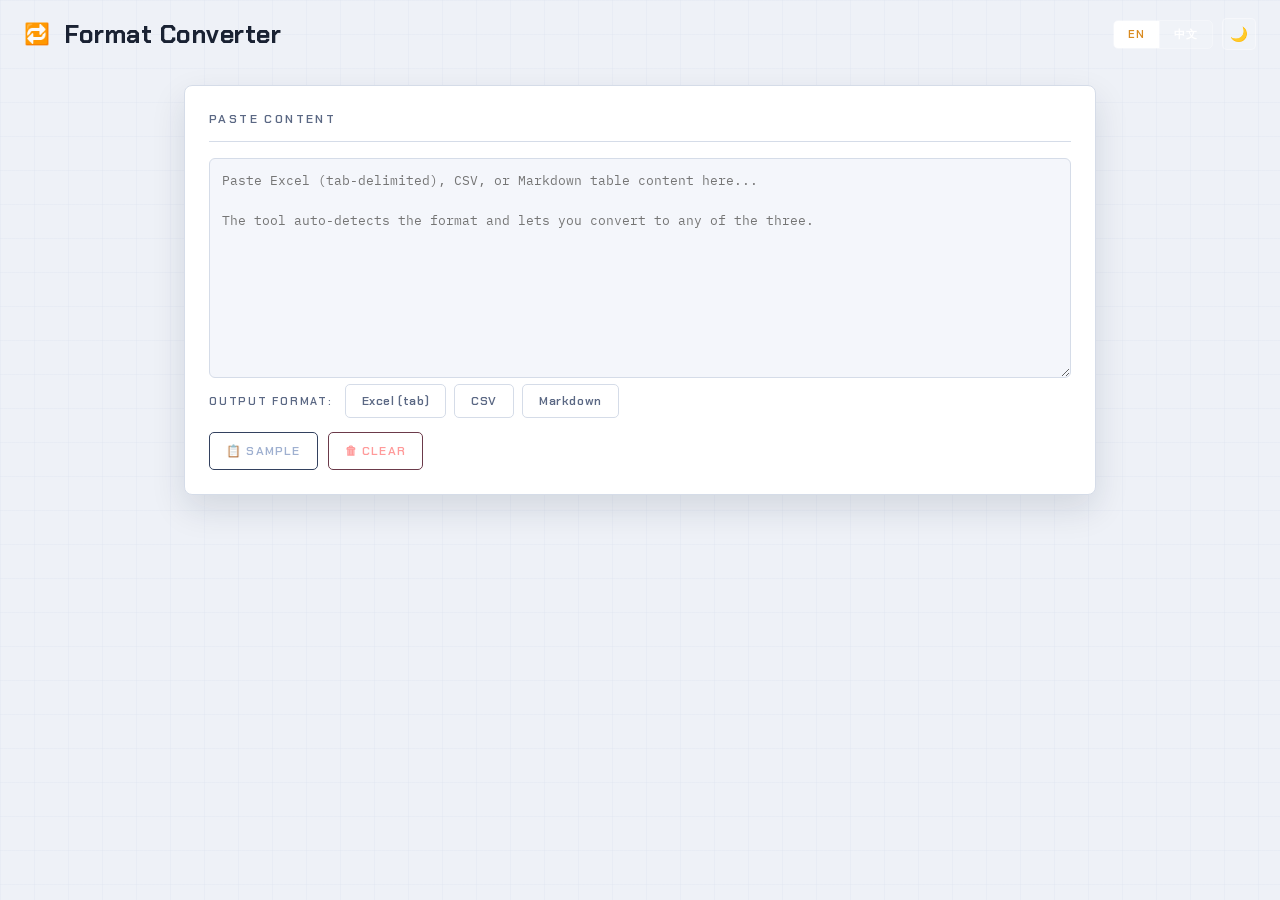
<file: format-converter.html>
<!DOCTYPE html>
<html lang="en">
<head>
  <meta charset="UTF-8" />
  <meta name="viewport" content="width=device-width, initial-scale=1.0"/>
  <title>Format Converter</title>
  <meta name="description" content="Convert pasted content among Excel (tab-delimited), CSV, and Markdown table formats." />
  <link rel="stylesheet" href="shared/theme.css" />
  <link rel="stylesheet" href="shared/header.css" />
  <link rel="stylesheet" href="shared/components.css" />
  <style>
    :root {
      --border-input:  #d5dce8;
      --btn-sec-bg:    #f4f6fb;
      --btn-sec-text:  #5b6884;
      --btn-sec-bdr:   #c9d2e2;
      --btn-sec-hover: #e9eef7;
      --copy-bg:       #f4f6fb;
      --copy-bdr:      #c9d2e2;
      --copy-text:     #5b6884;
      --copy-done-bg:  #e6f7ec;
      --copy-done-text:#1a7a4a;
      --copy-done-bdr: #b9e6cd;
    }

    [data-theme="dark"] {
      --border-input:  #263353;
      --btn-sec-bg:    #1c2740;
      --btn-sec-text:  #9fb0d0;
      --btn-sec-bdr:   #33415f;
      --btn-sec-hover: #263353;
      --copy-bg:       #0b101d;
      --copy-bdr:      #263353;
      --copy-text:     #8b96ad;
      --copy-done-bg:  #0f2a1c;
      --copy-done-text:#9fe870;
      --copy-done-bdr: #2a4a3a;
    }

    /* ── Input ── */
    textarea#input-area {
      width: 100%;
      min-height: 220px;
      padding: 12px;
      border: 1px solid var(--border-input);
      border-radius: 6px;
      font-family: "IBM Plex Mono", monospace;
      font-size: 13px;
      line-height: 1.55;
      resize: vertical;
      outline: none;
      background: var(--surface-alt);
      color: var(--text-primary);
      transition: border-color 0.18s, box-shadow 0.18s;
      box-sizing: border-box;
    }

    textarea#input-area:focus { border-color: var(--accent); box-shadow: 0 0 0 3px color-mix(in srgb, var(--accent) 16%, transparent); }

    /* ── Format selector (segmented, bbox style) ── */
    .format-row {
      display: flex;
      align-items: center;
      gap: 12px;
      flex-wrap: wrap;
      margin-bottom: 14px;
    }

    .format-label {
      font-family: "Chakra Petch", sans-serif;
      font-size: 11px;
      font-weight: 600;
      letter-spacing: 0.16em;
      text-transform: uppercase;
      color: var(--text-muted);
    }

    /* ── Output ── */
    .output-area { position: relative; }

    textarea#output-area {
      width: 100%;
      min-height: 200px;
      padding: 12px;
      border: 1px solid var(--border-input);
      border-radius: 6px;
      font-family: "IBM Plex Mono", monospace;
      font-size: 13px;
      line-height: 1.55;
      resize: vertical;
      outline: none;
      background: var(--surface-alt);
      color: var(--text-primary);
      transition: border-color 0.18s, box-shadow 0.18s;
      box-sizing: border-box;
    }

    textarea#output-area:focus { border-color: var(--accent); box-shadow: 0 0 0 3px color-mix(in srgb, var(--accent) 16%, transparent); }

    .copy-btn {
      position: absolute;
      top: 8px;
      right: 8px;
      padding: 6px 12px;
      font-family: "Chakra Petch", sans-serif;
      font-size: 11px;
      font-weight: 600;
      letter-spacing: 0.08em;
      text-transform: uppercase;
      background: var(--copy-bg);
      border: 1px solid var(--copy-bdr);
      border-radius: 5px;
      cursor: pointer;
      color: var(--copy-text);
      transition: all 0.15s;
    }

    .copy-btn:hover { background: var(--btn-sec-bg); color: var(--btn-sec-text); border-color: var(--btn-sec-bdr); }
    .copy-btn.copied { background: var(--copy-done-bg); color: var(--copy-done-text); border-color: var(--copy-done-bdr); }

    .detected {
      font-family: "IBM Plex Mono", monospace;
      font-size: 11.5px;
      color: var(--text-muted);
      margin-top: 8px;
    }

    @media (max-width: 640px) {
      textarea#input-area { min-height: 160px; }
    }
  </style>
</head>
<body data-tool-id="format">

<script src="shared/header.js"></script>
<script>
  injectHeader({ icon: '<span style="font-size:1.3rem;">🔁</span>', title: 'Format Converter' });
</script>

<div class="container">

  <!-- Paste Input -->
  <div class="card">
    <h2 id="input-heading">Paste Content</h2>
    <textarea id="input-area" spellcheck="false"
      placeholder="Paste Excel (tab-delimited), CSV, or Markdown table content here...&#10;&#10;The tool auto-detects the format and lets you convert to any of the three."></textarea>
    <div class="format-row">
      <span class="format-label" id="output-label">Output format:</span>
      <div class="segmented" id="format-seg">
        <button type="button" data-format="excel" id="fmt-excel">Excel (tab)</button>
        <button type="button" data-format="csv" id="fmt-csv">CSV</button>
        <button type="button" data-format="markdown" id="fmt-markdown">Markdown</button>
      </div>
    </div>
    <div class="toolbar">
      <button class="btn btn-secondary" onclick="loadSample()" id="btn-sample">📋 Sample</button>
      <button class="btn btn-danger" onclick="clearAll()" id="btn-clear">🗑 Clear</button>
    </div>
    <div class="detected" id="detected" style="display:none;"></div>
  </div>

  <!-- Output -->
  <div class="card" id="output-card" style="display:none;">
    <h2 id="output-heading">Output</h2>
    <div class="output-area">
      <textarea id="output-area" readonly placeholder="Converted content will appear here..."></textarea>
      <button class="copy-btn" id="copy-btn" onclick="copyOutput()">📋 Copy</button>
    </div>
  </div>

</div>

<script>
  // ══════════════════════════════════════════════════
  // i18n (dark mode handled by shared/header.js)
  // ══════════════════════════════════════════════════
  const TRANSLATIONS = {
    en: {
      pageTitle: 'Format Converter',
      inputHeading: 'Paste Content',
      inputPlaceholder: 'Paste Excel (tab-delimited), CSV, or Markdown table content here...\n\nThe tool auto-detects the format and lets you convert to any of the three.',
      outputLabel: 'Output format:',
      fmtExcel: 'Excel (tab)',
      fmtCsv: 'CSV',
      fmtMarkdown: 'Markdown',
      btnSample: '📋 Sample',
      btnClear: '🗑 Clear',
      outputHeading: 'Output',
      outputPlaceholder: 'Converted content will appear here...',
      copyBtn: '📋 Copy',
      copiedBtn: '✅ Copied',
      detectedExcel: 'Detected: Excel (tab-delimited)',
      detectedCsv: 'Detected: CSV',
      detectedMarkdown: 'Detected: Markdown table',
      detectedUnknown: 'Could not reliably detect format — using Excel (tab) as default.',
    },
    zh: {
      pageTitle: '格式转换器',
      inputHeading: '粘贴内容',
      inputPlaceholder: '在此粘贴 Excel（制表符分隔）、CSV 或 Markdown 表格内容...\n\n工具会自动检测格式，并可转换为三种格式中的任意一种。',
      outputLabel: '输出格式：',
      fmtExcel: 'Excel（制表符）',
      fmtCsv: 'CSV',
      fmtMarkdown: 'Markdown',
      btnSample: '📋 示例',
      btnClear: '🗑 清除',
      outputHeading: '输出',
      outputPlaceholder: '转换后的内容将显示在此处...',
      copyBtn: '📋 复制',
      copiedBtn: '✅ 已复制',
      detectedExcel: '检测到：Excel（制表符分隔）',
      detectedCsv: '检测到：CSV',
      detectedMarkdown: '检测到：Markdown 表格',
      detectedUnknown: '无法可靠检测格式 —— 默认使用 Excel（制表符）。',
    }
  };

  function pageApplyTranslations() {
    document.title = currentLang === 'zh' ? '格式转换器' : 'Format Converter';

    document.getElementById('input-heading').textContent = t('inputHeading');
    document.getElementById('input-area').placeholder = t('inputPlaceholder');
    document.getElementById('output-label').textContent = t('outputLabel');
    document.getElementById('fmt-excel').textContent = t('fmtExcel');
    document.getElementById('fmt-csv').textContent = t('fmtCsv');
    document.getElementById('fmt-markdown').textContent = t('fmtMarkdown');
    document.getElementById('btn-sample').textContent = t('btnSample');
    document.getElementById('btn-clear').textContent = t('btnClear');
    document.getElementById('output-heading').textContent = t('outputHeading');
    document.getElementById('output-area').placeholder = t('outputPlaceholder');
    document.getElementById('copy-btn').textContent = t('copyBtn');
    updateDetectedLabel();
  }

  // ══════════════════════════════════════════════════
  // Conversion Logic
  // ══════════════════════════════════════════════════
  let currentData = [];
  let currentFormat = 'excel';

  // ── Format detection ──
  function detectFormat(text) {
    const lines = text.split(/\r?\n/).filter(l => l.trim() !== '');
    if (lines.length === 0) return 'excel';

    // Markdown table: most lines contain a pipe AND the second line is a separator
    const pipeLines = lines.filter(l => l.includes('|'));
    if (pipeLines.length >= 2 && lines.length >= 2 && /^\s*\|?[\s:-]+\|/.test(lines[1] || '')) {
      return 'markdown';
    }

    // Count tabs vs commas across all lines
    let tabs = 0, commas = 0;
    for (const line of lines) {
      tabs += (line.match(/\t/g) || []).length;
      commas += (line.match(/,/g) || []).length;
    }

    if (tabs > 0 && tabs >= commas) return 'excel';
    if (commas > 0) return 'csv';
    return 'excel';
  }

  // ── Parsing into a 2D array ──
  function parseText(text, format) {
    // Preserve blank rows: an empty row is a meaningful (single empty cell) row,
    // and stripping it would silently drop rows pasted from Excel/CSV.
    const rawLines = text.split(/\r?\n/);
    // Drop the trailing empty line produced by a final newline, keep interior blanks.
    while (rawLines.length && rawLines[rawLines.length - 1].trim() === '') rawLines.pop();
    if (rawLines.length === 0) return [];

    if (format === 'markdown') {
      // Skip the separator row (second line)
      const dataLines = rawLines.filter((l, i) => !(i === 1 && /^\s*\|?[\s:-]+\|/.test(l)));
      return dataLines.map(line =>
        line.split('|').map(cell => cell.trim())
          // Remove the empty cells produced by leading/trailing pipes, but keep
          // genuine interior empty cells so column positions stay aligned.
          .filter((c, i, arr) => c !== '' || (i > 0 && i < arr.length - 1))
      );
    }

    if (format === 'excel') {
      return rawLines.map(line => line.split('\t').map(cell => cell.trim()));
    }

    // CSV — handle quoted fields
    return rawLines.map(line => parseCsvLine(line));
  }

  function parseCsvLine(line) {
    const cells = [];
    let current = '';
    let inQuotes = false;
    for (let i = 0; i < line.length; i++) {
      const ch = line[i];
      if (inQuotes) {
        if (ch === '"') {
          if (line[i + 1] === '"') { current += '"'; i++; }
          else inQuotes = false;
        } else {
          current += ch;
        }
      } else {
        if (ch === '"') inQuotes = true;
        else if (ch === ',') { cells.push(current.trim()); current = ''; }
        else current += ch;
      }
    }
    cells.push(current.trim());
    return cells;
  }

  // ── Rendering to target format ──
  function renderExcel(data) {
    return data.map(row => row.join('\t')).join('\n');
  }

  function renderCsv(data) {
    return data.map(row =>
      row.map(cell => {
        if (/[",\n]/.test(cell)) return '"' + cell.replace(/"/g, '""') + '"';
        return cell;
      }).join(',')
    ).join('\n');
  }

  function renderMarkdown(data) {
    if (data.length < 1) return '';
    const maxCols = Math.max(...data.map(row => row.length));
    let md = '';

    // Header
    md += '| ' + Array.from({ length: maxCols }, (_, i) => escapeMdCell(data[0][i] || '')).join(' | ') + ' |\n';
    // Separator
    md += '| ' + Array.from({ length: maxCols }, () => '---').join(' | ') + ' |\n';
    // Data rows
    for (let i = 1; i < data.length; i++) {
      md += '| ' + Array.from({ length: maxCols }, (_, j) => escapeMdCell(data[i][j] || '')).join(' | ') + ' |\n';
    }
    return md.trimEnd();
  }

  function escapeMdCell(text) {
    return text.replace(/\|/g, '\\|').replace(/\n/g, '<br>');
  }

  // ── UI ──
  function setOutputFormat(format) {
    currentFormat = format;
    document.querySelectorAll('#format-seg button').forEach(btn => {
      btn.classList.toggle('active', btn.dataset.format === format);
    });
    if (currentData.length > 0) renderOutput();
  }

  function updateDetectedLabel() {
    const el = document.getElementById('detected');
    if (!currentData.length) { el.style.display = 'none'; return; }
    const key = currentFormat === 'markdown' ? 'detectedMarkdown'
              : currentFormat === 'csv' ? 'detectedCsv'
              : 'detectedExcel';
    el.textContent = t(key);
    el.style.display = 'block';
  }

  function autoConvert() {
    const input = document.getElementById('input-area');
    const text = input.value;
    if (!text.trim()) {
      document.getElementById('output-card').style.display = 'none';
      document.getElementById('detected').style.display = 'none';
      currentData = [];
      return;
    }

    const detected = detectFormat(text);
    currentData = parseText(text, detected);
    currentFormat = detected;

    if (currentData.length === 0) {
      document.getElementById('output-card').style.display = 'none';
      return;
    }

    // Sync the segmented control to the detected format
    document.querySelectorAll('#format-seg button').forEach(btn => {
      btn.classList.toggle('active', btn.dataset.format === currentFormat);
    });

    renderOutput();
    document.getElementById('output-card').style.display = 'block';
    updateDetectedLabel();
  }

  function renderOutput() {
    const output = document.getElementById('output-area');
    if (currentFormat === 'markdown') output.value = renderMarkdown(currentData);
    else if (currentFormat === 'csv') output.value = renderCsv(currentData);
    else output.value = renderExcel(currentData);
  }

  // ── Copy ──
  async function copyOutput() {
    const output = document.getElementById('output-area');
    if (!output.value.trim()) return;

    try {
      await navigator.clipboard.writeText(output.value);
      const btn = document.getElementById('copy-btn');
      btn.textContent = t('copiedBtn');
      btn.classList.add('copied');
      setTimeout(() => {
        btn.textContent = t('copyBtn');
        btn.classList.remove('copied');
      }, 2000);
    } catch {
      output.select();
      document.execCommand('copy');
    }
  }

  // ── Sample ──
  function loadSample() {
    document.getElementById('input-area').value =
`Product\tCategory\tPrice\tStock
Widget A\tElectronics\t$19.99\t120
Widget B\tElectronics\t$29.99\t85
Gadget X\tHome\t$49.99\t200`;
    autoConvert();
  }

  // ── Clear ──
  function clearAll() {
    document.getElementById('input-area').value = '';
    document.getElementById('output-card').style.display = 'none';
    document.getElementById('detected').style.display = 'none';
    currentData = [];
  }

  // ══════════════════════════════════════════════════
  // Init
  // ══════════════════════════════════════════════════
  document.addEventListener('DOMContentLoaded', () => {
    document.querySelectorAll('#format-seg button').forEach(btn => {
      btn.addEventListener('click', () => setOutputFormat(btn.dataset.format));
    });
    document.getElementById('input-area').addEventListener('input', autoConvert);
  });
</script>

</body>
</html>
</file>
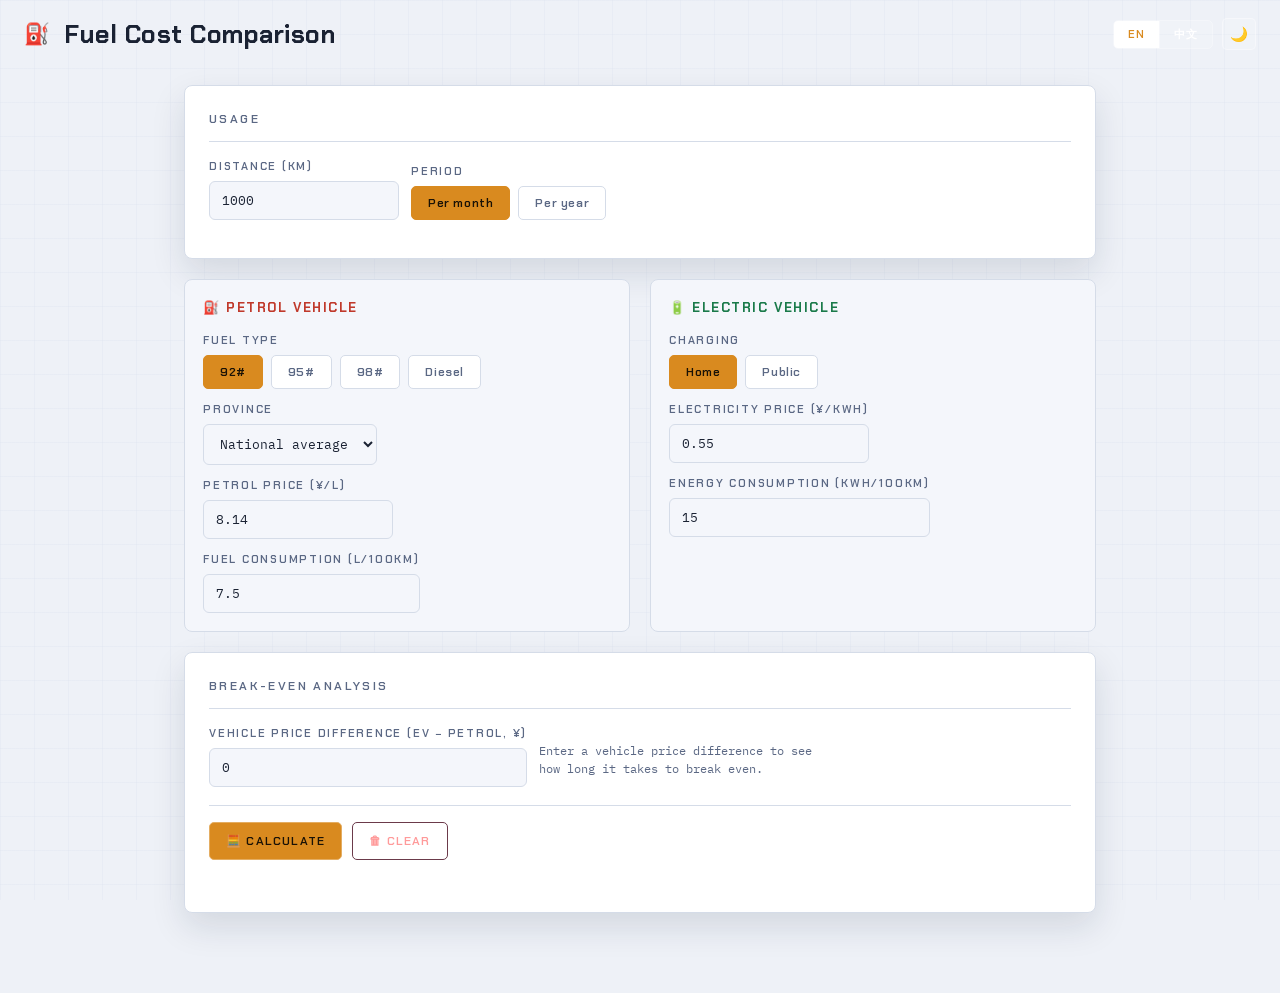
<file: fuel-cost-comparison.html>
<!DOCTYPE html>
<html lang="en">
<head>
  <meta charset="UTF-8" />
  <meta name="viewport" content="width=device-width, initial-scale=1.0"/>
  <title>Fuel Cost Comparison</title>
  <meta name="description" content="Compare the running cost of petrol and electric vehicles. Petrol prices from gas.chahuo.com." />
  <link rel="stylesheet" href="shared/theme.css" />
  <link rel="stylesheet" href="shared/header.css" />
  <link rel="stylesheet" href="shared/components.css" />
  <style>
    :root {
      --border-input:  #d5dce8;
      --btn-sec-bg:    #f4f6fb;
      --btn-sec-text:  #5b6884;
      --btn-sec-bdr:   #c9d2e2;
      --btn-sec-hover: #e9eef7;
      --petrol-bg:     #fdecec;
      --petrol-bdr:    #f5c6c6;
      --petrol-text:   #c0392b;
      --electric-bg:   #e6f7ec;
      --electric-bdr:  #b9e6cd;
      --electric-text: #1a7a4a;
      color-scheme: light;
    }

    [data-theme="dark"] {
      --border-input:  #263353;
      --btn-sec-bg:    #1c2740;
      --btn-sec-text:  #9fb0d0;
      --btn-sec-bdr:   #33415f;
      --btn-sec-hover: #263353;
      --petrol-bg:     #2d0a0a;
      --petrol-bdr:    #6b3a4a;
      --petrol-text:   #ff9a9a;
      --electric-bg:   #0f2a1c;
      --electric-bdr:  #2a4a3a;
      --electric-text: #9fe870;
      color-scheme: dark;
    }

    input[type="number"], select {
      padding: 10px 12px;
      border: 1px solid var(--border-input);
      border-radius: 6px;
      font-family: "IBM Plex Mono", monospace;
      font-size: 13px;
      background: var(--surface-alt);
      color: var(--text-primary);
      outline: none;
      transition: border-color 0.18s, box-shadow 0.18s;
      box-sizing: border-box;
      color-scheme: inherit;
    }

    input[type="number"]:focus, select:focus { border-color: var(--accent); box-shadow: 0 0 0 3px color-mix(in srgb, var(--accent) 16%, transparent); }

    select { cursor: pointer; }

    .field input[type="number"], .field select { width: 100%; min-width: 150px; }

    /* ── Vehicle cards ── */
    .vehicle-grid {
      display: grid;
      grid-template-columns: 1fr 1fr;
      gap: 20px;
      margin-bottom: 20px;
    }

    .vehicle-card {
      border: 1px solid var(--border);
      border-radius: 8px;
      padding: 18px;
      background: var(--surface-alt);
    }

    .vehicle-card h3 {
      font-family: "Chakra Petch", sans-serif;
      font-size: 13px;
      font-weight: 700;
      letter-spacing: 0.12em;
      text-transform: uppercase;
      margin-bottom: 14px;
      display: flex;
      align-items: center;
      gap: 8px;
    }

    .vehicle-card.petrol h3 { color: var(--petrol-text); }
    .vehicle-card.electric h3 { color: var(--electric-text); }

    .vehicle-card .row { margin-bottom: 12px; }
    .vehicle-card .row:last-child { margin-bottom: 0; }

    /* ── Results ── */
    .result-card { display: none; }
    .result-card.show { display: block; }

    .result-grid {
      display: grid;
      grid-template-columns: 1fr 1fr;
      gap: 20px;
      margin-bottom: 16px;
    }

    .result-box {
      border-radius: 8px;
      padding: 16px 18px;
      border: 1px solid var(--border);
    }

    .result-box.petrol { background: var(--petrol-bg); border-color: var(--petrol-bdr); }
    .result-box.electric { background: var(--electric-bg); border-color: var(--electric-bdr); }

    .result-box .rb-label {
      font-family: "Chakra Petch", sans-serif;
      font-size: 11px;
      font-weight: 600;
      letter-spacing: 0.16em;
      text-transform: uppercase;
      color: var(--text-muted);
      margin-bottom: 6px;
    }

    .result-box .rb-value {
      font-family: "Chakra Petch", sans-serif;
      font-size: 26px;
      font-weight: 700;
    }

    .result-box.petrol .rb-value { color: var(--petrol-text); }
    .result-box.electric .rb-value { color: var(--electric-text); }

    .result-box .rb-sub {
      font-family: "IBM Plex Mono", monospace;
      font-size: 11.5px;
      color: var(--text-muted);
      margin-top: 4px;
    }

    .savings-box {
      border-radius: 8px;
      padding: 18px;
      background: var(--accent-light);
      border: 1px solid var(--border);
      text-align: center;
      margin-bottom: 16px;
    }

    .savings-box .sv-label {
      font-family: "Chakra Petch", sans-serif;
      font-size: 11px;
      font-weight: 600;
      letter-spacing: 0.16em;
      text-transform: uppercase;
      color: var(--text-muted);
    }

    .savings-box .sv-value {
      font-family: "Chakra Petch", sans-serif;
      font-size: 30px;
      font-weight: 700;
      color: var(--accent);
      margin: 4px 0 2px;
    }

    .savings-box .sv-sub {
      font-family: "IBM Plex Mono", monospace;
      font-size: 12px;
      color: var(--text-muted);
    }

    /* ── Comparison table ── */
    .cmp-table {
      width: 100%;
      border-collapse: collapse;
      font-family: "IBM Plex Mono", monospace;
      font-size: 12.5px;
      margin-top: 4px;
    }

    .cmp-table th, .cmp-table td {
      padding: 8px 10px;
      border-bottom: 1px solid var(--border);
      text-align: right;
    }

    .cmp-table th:first-child, .cmp-table td:first-child { text-align: left; }

    .cmp-table th {
      font-family: "Chakra Petch", sans-serif;
      font-size: 10.5px;
      font-weight: 600;
      letter-spacing: 0.12em;
      text-transform: uppercase;
      color: var(--text-faint);
    }

    .cmp-table td.petrol { color: var(--petrol-text); }
    .cmp-table td.electric { color: var(--electric-text); }

    .break-even {
      margin-top: 14px;
      padding: 12px 14px;
      border-radius: 6px;
      background: var(--surface-alt);
      border: 1px dashed var(--border);
      font-family: "IBM Plex Mono", monospace;
      font-size: 12px;
      line-height: 1.7;
      color: var(--text-primary);
    }

    .break-even b { color: var(--accent); }

    /* ── Field hint (right of input) ── */
    .field-hint {
      font-family: "IBM Plex Mono", monospace;
      font-size: 11.5px;
      color: var(--text-muted);
      padding-bottom: 10px;
      max-width: 280px;
      line-height: 1.5;
    }

    .price-note {
      font-family: "IBM Plex Mono", monospace;
      font-size: 11px;
      color: var(--text-faint);
      margin-top: 12px;
      line-height: 1.6;
    }

    @media (max-width: 720px) {
      .vehicle-grid, .result-grid { grid-template-columns: 1fr; }
    }
  </style>
</head>
<body data-tool-id="fuel">

<script src="shared/header.js"></script>
<script>
  injectHeader({ icon: '<span style="font-size:1.3rem;">⛽</span>', title: 'Fuel Cost Comparison' });
</script>

<div class="container">

  <!-- Usage -->
  <div class="card">
    <h2 id="usage-heading">Usage</h2>
    <div class="row">
      <div class="field">
        <label for="distance" id="distance-label">Distance (km)</label>
        <input type="number" id="distance" min="0" step="50" value="1000">
      </div>
      <div class="field">
        <label for="period" id="period-label">Period</label>
        <div class="segmented" id="period-seg">
          <button type="button" data-period="month" id="period-month">Per month</button>
          <button type="button" data-period="year" id="period-year">Per year</button>
        </div>
      </div>
    </div>
  </div>

  <!-- Vehicles -->
  <div class="vehicle-grid">
    <!-- Petrol -->
    <div class="vehicle-card petrol">
      <h3 id="petrol-title">⛽ Petrol Vehicle</h3>
      <div class="row">
        <div class="field">
          <label id="fuel-type-label">Fuel type</label>
          <div class="segmented" id="fuel-type-seg">
            <button type="button" data-fuel="p92" id="fuel-p92">92#</button>
            <button type="button" data-fuel="p95" id="fuel-p95">95#</button>
            <button type="button" data-fuel="p98" id="fuel-p98">98#</button>
            <button type="button" data-fuel="p0" id="fuel-p0">Diesel</button>
          </div>
        </div>
      </div>
      <div class="row">
        <div class="field">
          <label for="province" id="province-label">Province</label>
          <select id="province"></select>
        </div>
      </div>
      <div class="row">
        <div class="field">
          <label for="petrol-price" id="petrol-price-label">Petrol price (¥/L)</label>
          <input type="number" id="petrol-price" min="0" step="0.01">
        </div>
      </div>
      <div class="row">
        <div class="field">
          <label for="consumption" id="consumption-label">Fuel consumption (L/100km)</label>
          <input type="number" id="consumption" min="0" step="0.1" value="7.5">
        </div>
      </div>
    </div>

    <!-- Electric -->
    <div class="vehicle-card electric">
      <h3 id="electric-title">🔋 Electric Vehicle</h3>
      <div class="row">
        <div class="field">
          <label id="charge-type-label">Charging</label>
          <div class="segmented" id="charge-type-seg">
            <button type="button" data-charge="home" id="charge-home">Home</button>
            <button type="button" data-charge="public" id="charge-public">Public</button>
          </div>
        </div>
      </div>
      <div class="row">
        <div class="field">
          <label for="elec-price" id="elec-price-label">Electricity price (¥/kWh)</label>
          <input type="number" id="elec-price" min="0" step="0.01">
        </div>
      </div>
      <div class="row">
        <div class="field">
          <label for="energy" id="energy-label">Energy consumption (kWh/100km)</label>
          <input type="number" id="energy" min="0" step="0.1" value="15">
        </div>
      </div>
    </div>
  </div>

  <!-- Break-even -->
  <div class="card">
    <h2 id="breakeven-heading">Break-even Analysis</h2>
    <div class="row">
      <div class="field">
        <label for="price-diff" id="price-diff-label">Vehicle price difference (EV − Petrol, ¥)</label>
        <input type="number" id="price-diff" min="0" step="1000" value="0" placeholder="e.g. 30000">
      </div>
      <span class="field-hint" id="price-diff-hint">Enter a vehicle price difference to see how long it takes to break even.</span>
    </div>
    <div class="action-bar">
      <button class="btn btn-primary" id="btn-calc" onclick="calculate()">🧮 Calculate</button>
      <button class="btn btn-danger" id="btn-clear" onclick="clearAll()">🗑 Clear</button>
    </div>
    <div class="status" id="status"></div>
  </div>

  <!-- Results -->
  <div class="card result-card" id="result-card">
    <h2 id="result-heading">Result</h2>
    <div class="result-grid">
      <div class="result-box petrol">
        <div class="rb-label" id="rb-petrol-label">Petrol</div>
        <div class="rb-value" id="rb-petrol-value">—</div>
        <div class="rb-sub" id="rb-petrol-sub"></div>
      </div>
      <div class="result-box electric">
        <div class="rb-label" id="rb-electric-label">Electric</div>
        <div class="rb-value" id="rb-electric-value">—</div>
        <div class="rb-sub" id="rb-electric-sub"></div>
      </div>
    </div>
    <div class="savings-box">
      <div class="sv-label" id="sv-label">You save</div>
      <div class="sv-value" id="sv-value">—</div>
      <div class="sv-sub" id="sv-sub"></div>
    </div>
    <table class="cmp-table">
      <thead>
        <tr>
          <th id="th-metric">Metric</th>
          <th id="th-petrol">Petrol</th>
          <th id="th-electric">Electric</th>
        </tr>
      </thead>
      <tbody>
        <tr>
          <td id="td-cost-month">Cost / month</td>
          <td class="petrol" id="td-petrol-month"></td>
          <td class="electric" id="td-electric-month"></td>
        </tr>
        <tr>
          <td id="td-cost-year">Cost / year</td>
          <td class="petrol" id="td-petrol-year"></td>
          <td class="electric" id="td-electric-year"></td>
        </tr>
        <tr>
          <td id="td-cost-km">Cost / km</td>
          <td class="petrol" id="td-petrol-km"></td>
          <td class="electric" id="td-electric-km"></td>
        </tr>
      </tbody>
    </table>
    <div class="break-even" id="break-even"></div>
    <div class="price-note" id="price-note"></div>
  </div>

</div>

<script>
  // ══════════════════════════════════════════════════
  // i18n (dark mode handled by shared/header.js)
  // ══════════════════════════════════════════════════
  const TRANSLATIONS = {
    en: {
      pageTitle: 'Fuel Cost Comparison',
      usageHeading: 'Usage',
      distanceLabel: 'Distance (km)',
      periodLabel: 'Period',
      periodMonth: 'Per month',
      periodYear: 'Per year',
      petrolTitle: '⛽ Petrol Vehicle',
      fuelTypeLabel: 'Fuel type',
      fuelP92: '92#',
      fuelP95: '95#',
      fuelP98: '98#',
      fuelP0: 'Diesel',
      provinceLabel: 'Province',
      petrolPriceLabel: 'Petrol price (¥/L)',
      consumptionLabel: 'Fuel consumption (L/100km)',
      electricTitle: '🔋 Electric Vehicle',
      chargeTypeLabel: 'Charging',
      chargeHome: 'Home',
      chargePublic: 'Public',
      elecPriceLabel: 'Electricity price (¥/kWh)',
      energyLabel: 'Energy consumption (kWh/100km)',
      breakevenHeading: 'Break-even Analysis',
      priceDiffLabel: 'Vehicle price difference (EV − Petrol, ¥)',
      btnCalc: '🧮 Calculate',
      btnClear: '🗑 Clear',
      resultHeading: 'Result',
      rbPetrolLabel: 'Petrol',
      rbElectricLabel: 'Electric',
      svLabel: 'You save',
      thMetric: 'Metric',
      thPetrol: 'Petrol',
      thElectric: 'Electric',
      tdCostMonth: 'Cost / month',
      tdCostYear: 'Cost / year',
      tdCostKm: 'Cost / km',
      perMonth: 'per month',
      perYear: 'per year',
      errDistance: 'Please enter a distance greater than 0.',
      errPetrolPrice: 'Please enter a petrol price greater than 0.',
      errConsumption: 'Please enter a fuel consumption greater than 0.',
      errElecPrice: 'Please enter an electricity price greater than 0.',
      errEnergy: 'Please enter an energy consumption greater than 0.',
      beNone: 'Enter a vehicle price difference to see how long it takes to break even.',
      beMonths: 'With a price difference of <b>{diff}</b>, the electric vehicle pays for itself after about <b>{months} months</b> (~<b>{years} years</b>), or <b>{km} km</b> of driving.',
      beNoSavings: 'The electric vehicle is not cheaper at these settings — no break-even point.',
      priceNote: 'Petrol prices from gas.chahuo.com (2026-09-08). Select your province or edit the price manually. Electricity: home ≈ ¥0.55/kWh, public ≈ ¥1.20/kWh.',
    },
    zh: {
      pageTitle: '燃油 / 电费成本对比',
      usageHeading: '使用情况',
      distanceLabel: '行驶里程（公里）',
      periodLabel: '周期',
      periodMonth: '每月',
      periodYear: '每年',
      petrolTitle: '⛽ 燃油车',
      fuelTypeLabel: '燃油类型',
      fuelP92: '92#',
      fuelP95: '95#',
      fuelP98: '98#',
      fuelP0: '柴油',
      provinceLabel: '省份',
      petrolPriceLabel: '油价（元/升）',
      consumptionLabel: '油耗（升/百公里）',
      electricTitle: '🔋 电动车',
      chargeTypeLabel: '充电方式',
      chargeHome: '家用',
      chargePublic: '公共',
      elecPriceLabel: '电价（元/度）',
      energyLabel: '电耗（度/百公里）',
      breakevenHeading: '回本分析',
      priceDiffLabel: '车辆价差（电动车 − 燃油车，元）',
      btnCalc: '🧮 计算',
      btnClear: '🗑 清除',
      resultHeading: '计算结果',
      rbPetrolLabel: '燃油车',
      rbElectricLabel: '电动车',
      svLabel: '每月节省',
      thMetric: '指标',
      thPetrol: '燃油车',
      thElectric: '电动车',
      tdCostMonth: '每月成本',
      tdCostYear: '每年成本',
      tdCostKm: '每公里成本',
      perMonth: '每月',
      perYear: '每年',
      errDistance: '请输入大于 0 的行驶里程。',
      errPetrolPrice: '请输入大于 0 的油价。',
      errConsumption: '请输入大于 0 的油耗。',
      errElecPrice: '请输入大于 0 的电价。',
      errEnergy: '请输入大于 0 的电耗。',
      beNone: '输入车辆价差即可查看多久能回本。',
      beMonths: '价差为 <b>{diff}</b> 时，电动车约 <b>{months} 个月</b>（约 <b>{years} 年</b>）或行驶 <b>{km} 公里</b> 后回本。',
      beNoSavings: '在当前设置下电动车并不更省钱 —— 无法回本。',
      priceNote: '油价来自查获网 gas.chahuo.com（2026-09-08）。可选择省份或手动修改价格。电价：家用约 0.55 元/度，公共约 1.20 元/度。',
    }
  };

  function pageApplyTranslations() {
    document.title = currentLang === 'zh' ? '燃油 / 电费成本对比' : 'Fuel Cost Comparison';
    const setText = (id, key) => { const el = document.getElementById(id); if (el) el.textContent = t(key); };
    setText('usage-heading', 'usageHeading');
    setText('distance-label', 'distanceLabel');
    setText('period-label', 'periodLabel');
    setText('period-month', 'periodMonth');
    setText('period-year', 'periodYear');
    setText('petrol-title', 'petrolTitle');
    setText('fuel-type-label', 'fuelTypeLabel');
    setText('fuel-p92', 'fuelP92');
    setText('fuel-p95', 'fuelP95');
    setText('fuel-p98', 'fuelP98');
    setText('fuel-p0', 'fuelP0');
    setText('province-label', 'provinceLabel');
    setText('petrol-price-label', 'petrolPriceLabel');
    setText('consumption-label', 'consumptionLabel');
    setText('electric-title', 'electricTitle');
    setText('charge-type-label', 'chargeTypeLabel');
    setText('charge-home', 'chargeHome');
    setText('charge-public', 'chargePublic');
    setText('elec-price-label', 'elecPriceLabel');
    setText('energy-label', 'energyLabel');
    setText('breakeven-heading', 'breakevenHeading');
    setText('price-diff-label', 'priceDiffLabel');
    document.getElementById('price-diff-hint').textContent = t('beNone');
    setText('btn-calc', 'btnCalc');
    setText('btn-clear', 'btnClear');
    setText('result-heading', 'resultHeading');
    setText('rb-petrol-label', 'rbPetrolLabel');
    setText('rb-electric-label', 'rbElectricLabel');
    setText('sv-label', 'svLabel');
    setText('th-metric', 'thMetric');
    setText('th-petrol', 'thPetrol');
    setText('th-electric', 'thElectric');
    setText('td-cost-month', 'tdCostMonth');
    setText('td-cost-year', 'tdCostYear');
    setText('td-cost-km', 'tdCostKm');
    document.getElementById('price-note').textContent = t('priceNote');
    buildProvinceOptions();
    updatePetrolPrice();
    updateResultLabels();
  }

  // ══════════════════════════════════════════════════
  // Petrol price data — fixed defaults from gas.chahuo.com (2026-09-08)
  // p92 / p95 / p98 = gasoline grades, p0 = diesel (¥/L)
  // ══════════════════════════════════════════════════
  const PETROL_PRICES = {
    beijing:      { en: 'Beijing',        zh: '北京',   p92: 8.09, p95: 8.61, p98: 10.11, p0: 7.81 },
    tianjin:      { en: 'Tianjin',        zh: '天津',   p92: 8.08, p95: 8.54, p98: 10.04, p0: 7.76 },
    hebei:        { en: 'Hebei',          zh: '河北',   p92: 8.08, p95: 8.54, p98: 9.36,  p0: 7.76 },
    shanxi:       { en: 'Shanxi',         zh: '山西',   p92: 8.03, p95: 8.67, p98: 9.85,  p0: 7.83 },
    neimenggu:    { en: 'Inner Mongolia', zh: '内蒙古', p92: 8.09, p95: 8.59, p98: 9.39,  p0: 7.60 },
    liaoning:     { en: 'Liaoning',       zh: '辽宁',   p92: 8.15, p95: 8.72, p98: 9.55,  p0: 7.65 },
    jilin:        { en: 'Jilin',          zh: '吉林',   p92: 8.05, p95: 8.68, p98: 9.80,  p0: 7.67 },
    heilongjiang: { en: 'Heilongjiang',   zh: '黑龙江', p92: 8.05, p95: 8.62, p98: 9.78,  p0: 7.55 },
    shanghai:     { en: 'Shanghai',       zh: '上海',   p92: 8.05, p95: 8.56, p98: 10.56, p0: 7.74 },
    jiangsu:      { en: 'Jiangsu',        zh: '江苏',   p92: 8.05, p95: 8.57, p98: 10.64, p0: 7.72 },
    zhejiang:     { en: 'Zhejiang',       zh: '浙江',   p92: 8.05, p95: 8.57, p98: 10.57, p0: 7.74 },
    anhui:        { en: 'Anhui',          zh: '安徽',   p92: 8.03, p95: 8.60, p98: 10.10, p0: 7.80 },
    fujian:       { en: 'Fujian',         zh: '福建',   p92: 8.05, p95: 8.59, p98: 10.09, p0: 7.75 },
    jiangxi:      { en: 'Jiangxi',        zh: '江西',   p92: 8.04, p95: 8.63, p98: 10.13, p0: 7.81 },
    shandong:     { en: 'Shandong',       zh: '山东',   p92: 8.05, p95: 8.63, p98: 9.63,  p0: 7.67 },
    henan:        { en: 'Henan',          zh: '河南',   p92: 8.09, p95: 8.64, p98: 9.89,  p0: 7.74 },
    hubei:        { en: 'Hubei',          zh: '湖北',   p92: 8.10, p95: 8.67, p98: 9.99,  p0: 7.75 },
    hunan:        { en: 'Hunan',          zh: '湖南',   p92: 8.03, p95: 8.54, p98: 9.54,  p0: 7.83 },
    guangdong:    { en: 'Guangdong',      zh: '广东',   p92: 8.10, p95: 8.78, p98: 10.78, p0: 7.76 },
    guangxi:      { en: 'Guangxi',        zh: '广西',   p92: 8.14, p95: 8.80, p98: 10.08, p0: 7.81 },
    hainan:       { en: 'Hainan',         zh: '海南',   p92: 9.20, p95: 9.77, p98: 10.77, p0: 7.84 },
    chongqing:    { en: 'Chongqing',      zh: '重庆',   p92: 8.14, p95: 8.61, p98: 9.69,  p0: 7.82 },
    sichuan:      { en: 'Sichuan',        zh: '四川',   p92: 8.18, p95: 8.74, p98: 9.98,  p0: 7.80 },
    guizhou:      { en: 'Guizhou',        zh: '贵州',   p92: 8.22, p95: 8.68, p98: 9.68,  p0: 7.86 },
    yunnan:       { en: 'Yunnan',         zh: '云南',   p92: 8.23, p95: 8.84, p98: 9.52,  p0: 7.83 },
    xizang:       { en: 'Tibet',          zh: '西藏',   p92: 8.96, p95: 9.48, p98: null,  p0: 8.29 },
    shaanxi:      { en: 'Shaanxi',        zh: '陕西',   p92: 7.97, p95: 8.42, p98: 9.63,  p0: 7.65 },
    gansu:        { en: 'Gansu',          zh: '甘肃',   p92: 8.09, p95: 8.63, p98: 9.20,  p0: 7.66 },
    qinghai:      { en: 'Qinghai',        zh: '青海',   p92: 8.04, p95: 8.62, p98: 9.39,  p0: 7.68 },
    ningxia:      { en: 'Ningxia',        zh: '宁夏',   p92: 7.98, p95: 8.43, p98: 9.61,  p0: 7.64 },
    xinjiang:     { en: 'Xinjiang',       zh: '新疆',   p92: 7.86, p95: 8.42, p98: null,  p0: 7.50 },
  };

  // National average computed from the province data (ignores missing grades)
  function nationalAverage(fuel) {
    const vals = Object.values(PETROL_PRICES).map(p => p[fuel]).filter(v => v != null);
    if (vals.length === 0) return null;
    return vals.reduce((a, b) => a + b, 0) / vals.length;
  }

  // ══════════════════════════════════════════════════
  // State
  // ══════════════════════════════════════════════════
  let fuelType = 'p92';
  let chargeType = 'home';
  let period = 'month';

  const ELECTRIC_PRICES = { home: 0.55, public: 1.20 };

  const fmtMoney = n => '¥' + n.toLocaleString('en-US', { minimumFractionDigits: 2, maximumFractionDigits: 2 });
  const fmtNum = (n, d) => n.toLocaleString('en-US', { minimumFractionDigits: d, maximumFractionDigits: d });

  function setStatus(type, msg) {
    const el = document.getElementById('status');
    el.className = 'status' + (type === 'err' ? ' err' : '');
    el.textContent = msg;
  }

  // ── Province dropdown ──
  function buildProvinceOptions() {
    const sel = document.getElementById('province');
    if (!sel) return;
    sel.innerHTML = '';
    const add = (key, label) => {
      const opt = document.createElement('option');
      opt.value = key;
      opt.textContent = label;
      sel.appendChild(opt);
    };
    add('national', currentLang === 'zh' ? '全国平均' : 'National average');
    Object.keys(PETROL_PRICES).forEach(key => {
      add(key, currentLang === 'zh' ? PETROL_PRICES[key].zh : PETROL_PRICES[key].en);
    });
    sel.value = 'national';
  }

  // ── Auto-fill petrol price from province + fuel type ──
  function updatePetrolPrice() {
    const sel = document.getElementById('province');
    const input = document.getElementById('petrol-price');
    let price;
    if (sel.value === 'national') {
      price = nationalAverage(fuelType);
    } else {
      price = PETROL_PRICES[sel.value][fuelType];
      if (price == null) price = nationalAverage(fuelType);
    }
    if (price != null) input.value = price.toFixed(2);
    else input.value = '';
  }

  // ── Segmented helpers ──
  function bindSegmented(segId, onSelect) {
    const seg = document.getElementById(segId);
    seg.querySelectorAll('button').forEach(btn => {
      btn.addEventListener('click', () => {
        seg.querySelectorAll('button').forEach(b => b.classList.toggle('active', b === btn));
        onSelect(btn.dataset);
      });
    });
  }

  // ── Result labels (period-aware) ──
  function updateResultLabels() {
    const per = period === 'year' ? t('perYear') : t('perMonth');
    document.getElementById('rb-petrol-label').textContent = t('rbPetrolLabel') + ' — ' + per;
    document.getElementById('rb-electric-label').textContent = t('rbElectricLabel') + ' — ' + per;
    document.getElementById('sv-label').textContent = t('svLabel') + ' (' + per + ')';
  }

  // ══════════════════════════════════════════════════
  // Calculation
  // ══════════════════════════════════════════════════
  function calculate() {
    const distance = parseFloat(document.getElementById('distance').value);
    const petrolPrice = parseFloat(document.getElementById('petrol-price').value);
    const consumption = parseFloat(document.getElementById('consumption').value);
    const elecPrice = parseFloat(document.getElementById('elec-price').value);
    const energy = parseFloat(document.getElementById('energy').value);
    const priceDiff = parseFloat(document.getElementById('price-diff').value) || 0;

    if (!(distance > 0)) { setStatus('err', t('errDistance')); return; }
    if (!(petrolPrice > 0)) { setStatus('err', t('errPetrolPrice')); return; }
    if (!(consumption > 0)) { setStatus('err', t('errConsumption')); return; }
    if (!(elecPrice > 0)) { setStatus('err', t('errElecPrice')); return; }
    if (!(energy > 0)) { setStatus('err', t('errEnergy')); return; }

    // Normalize everything to a monthly basis
    const monthlyDistance = period === 'year' ? distance / 12 : distance;

    const petrolMonthly = (monthlyDistance / 100) * consumption * petrolPrice;
    const electricMonthly = (monthlyDistance / 100) * energy * elecPrice;
    const savingsMonthly = petrolMonthly - electricMonthly;

    const petrolYearly = petrolMonthly * 12;
    const electricYearly = electricMonthly * 12;
    const savingsYearly = savingsMonthly * 12;

    const petrolPerKm = monthlyDistance > 0 ? petrolMonthly / monthlyDistance : 0;
    const electricPerKm = monthlyDistance > 0 ? electricMonthly / monthlyDistance : 0;

    // Period-aware headline values
    const petrolHead = period === 'year' ? petrolYearly : petrolMonthly;
    const electricHead = period === 'year' ? electricYearly : electricMonthly;
    const savingsHead = period === 'year' ? savingsYearly : savingsMonthly;

    document.getElementById('rb-petrol-value').textContent = fmtMoney(petrolHead);
    document.getElementById('rb-electric-value').textContent = fmtMoney(electricHead);
    document.getElementById('rb-petrol-sub').textContent =
      fmtNum(petrolPrice, 2) + ' ¥/L × ' + fmtNum(consumption, 1) + ' L/100km';
    document.getElementById('rb-electric-sub').textContent =
      fmtNum(elecPrice, 2) + ' ¥/kWh × ' + fmtNum(energy, 1) + ' kWh/100km';

    const svValue = document.getElementById('sv-value');
    const svSub = document.getElementById('sv-sub');
    if (savingsHead > 0) {
      svValue.textContent = fmtMoney(savingsHead);
      svSub.textContent = '≈ ' + fmtMoney(savingsMonthly) + ' / month · ' + fmtMoney(savingsYearly) + ' / year';
    } else if (savingsHead < 0) {
      svValue.textContent = '−' + fmtMoney(Math.abs(savingsHead));
      svSub.textContent = t('beNoSavings');
    } else {
      svValue.textContent = fmtMoney(0);
      svSub.textContent = '—';
    }

    document.getElementById('td-petrol-month').textContent = fmtMoney(petrolMonthly);
    document.getElementById('td-electric-month').textContent = fmtMoney(electricMonthly);
    document.getElementById('td-petrol-year').textContent = fmtMoney(petrolYearly);
    document.getElementById('td-electric-year').textContent = fmtMoney(electricYearly);
    document.getElementById('td-petrol-km').textContent = fmtNum(petrolPerKm, 3) + ' ¥/km';
    document.getElementById('td-electric-km').textContent = fmtNum(electricPerKm, 3) + ' ¥/km';

    // Break-even
    const beEl = document.getElementById('break-even');
    if (priceDiff > 0) {
      beEl.style.display = 'block';
      if (savingsMonthly > 0) {
        const beMonths = priceDiff / savingsMonthly;
        const beYears = beMonths / 12;
        const beKm = priceDiff / (savingsMonthly / monthlyDistance);
        beEl.innerHTML = t('beMonths')
          .replace('{diff}', fmtMoney(priceDiff))
          .replace('{months}', fmtNum(Math.ceil(beMonths), 0))
          .replace('{years}', fmtNum(beYears, 1))
          .replace('{km}', fmtNum(Math.round(beKm), 0));
      } else {
        beEl.textContent = t('beNoSavings');
      }
    } else {
      beEl.style.display = 'none';
    }

    document.getElementById('result-card').classList.add('show');
    setStatus('', '');
  }

  function clearAll() {
    document.getElementById('distance').value = 1000;
    document.getElementById('consumption').value = 7.5;
    document.getElementById('energy').value = 15;
    document.getElementById('price-diff').value = 0;
    document.getElementById('province').value = 'national';
    updatePetrolPrice();
    document.getElementById('elec-price').value = ELECTRIC_PRICES[chargeType].toFixed(2);
    document.getElementById('result-card').classList.remove('show');
    setStatus('', '');
  }

  // ══════════════════════════════════════════════════
  // Init
  // ══════════════════════════════════════════════════
  document.addEventListener('DOMContentLoaded', () => {
    buildProvinceOptions();

    bindSegmented('period-seg', d => { period = d.period; updateResultLabels(); });
    bindSegmented('fuel-type-seg', d => { fuelType = d.fuel; updatePetrolPrice(); });
    bindSegmented('charge-type-seg', d => {
      chargeType = d.charge;
      document.getElementById('elec-price').value = ELECTRIC_PRICES[chargeType].toFixed(2);
    });

    document.getElementById('province').addEventListener('change', updatePetrolPrice);

    // Defaults
    document.getElementById('elec-price').value = ELECTRIC_PRICES[chargeType].toFixed(2);
    updatePetrolPrice();
    updateResultLabels();

    // Active states
    document.querySelectorAll('#period-seg button').forEach(b => b.classList.toggle('active', b.dataset.period === period));
    document.querySelectorAll('#fuel-type-seg button').forEach(b => b.classList.toggle('active', b.dataset.fuel === fuelType));
    document.querySelectorAll('#charge-type-seg button').forEach(b => b.classList.toggle('active', b.dataset.charge === chargeType));
  });
</script>

</body>
</html>
</file>
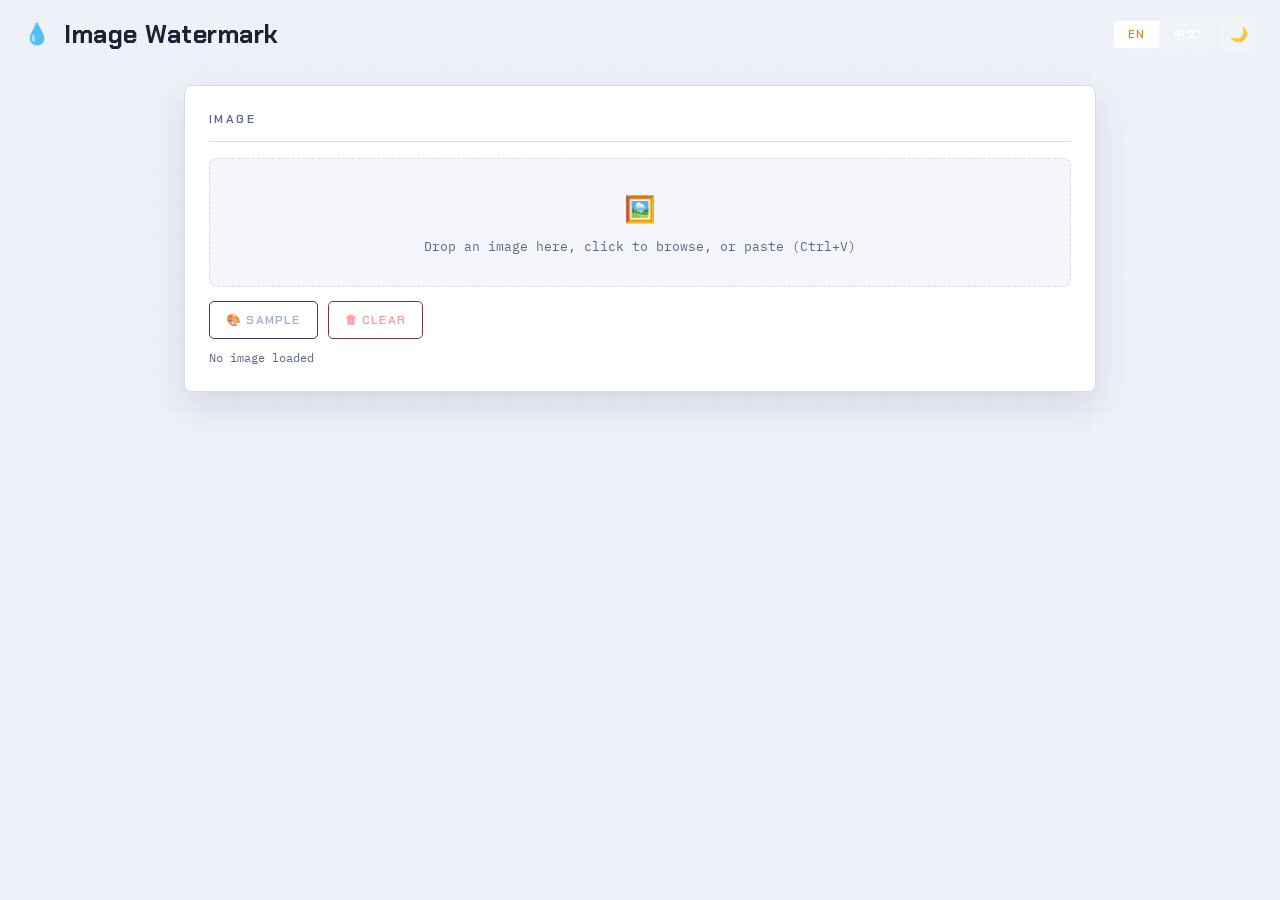
<file: image-watermark.html>
<!DOCTYPE html>
<html lang="en">
<head>
  <meta charset="UTF-8" />
  <meta name="viewport" content="width=device-width, initial-scale=1.0"/>
  <title>Image Watermark</title>
  <meta name="description" content="Add text watermarks to images entirely in your browser. No uploads — everything stays on your device." />
  <link rel="stylesheet" href="shared/theme.css" />
  <link rel="stylesheet" href="shared/header.css" />
  <link rel="stylesheet" href="shared/components.css" />
  <style>
    /* ── Drop zone ── */
    .drop-zone {
      border: 1.5px dashed var(--border);
      border-radius: 8px;
      padding: 28px 20px;
      text-align: center;
      cursor: pointer;
      background: var(--surface-alt);
      color: var(--text-muted);
      font-family: "IBM Plex Mono", monospace;
      font-size: 12.5px;
      line-height: 1.7;
      transition: border-color 0.2s, background 0.2s, color 0.2s;
      -webkit-tap-highlight-color: transparent;
    }
    .drop-zone:hover, .drop-zone.dragover {
      border-color: var(--accent);
      color: var(--text-primary);
      background: color-mix(in srgb, var(--accent) 8%, var(--surface-alt));
    }
    .drop-zone .dz-icon { font-size: 1.6rem; display: block; margin-bottom: 6px; }
    .drop-zone input[type="file"] { display: none; }

    /* ── Thumbnail ── */
    .thumb-wrap { margin-top: 14px; display: none; }
    .thumb-wrap.show { display: block; }
    .thumb-wrap img {
      max-width: 100%;
      max-height: 260px;
      border-radius: 6px;
      border: 1px solid var(--border);
      display: block;
    }

    /* ── Range rows ── */
    .range-row {
      display: flex;
      align-items: center;
      gap: 12px;
      margin-bottom: 12px;
      flex-wrap: wrap;
    }
    .range-row label {
      font-family: "Chakra Petch", sans-serif;
      font-size: 11px;
      font-weight: 600;
      letter-spacing: 0.16em;
      text-transform: uppercase;
      color: var(--text-muted);
      min-width: 130px;
    }
    .range-row input[type="range"] {
      flex: 1;
      min-width: 140px;
      accent-color: var(--accent);
    }
    .range-row .val {
      font-family: "IBM Plex Mono", monospace;
      font-size: 12px;
      color: var(--accent);
      min-width: 44px;
      text-align: right;
    }

    /* ── Text / font / color row ── */
    .wm-text-input {
      width: 100%;
      padding: 10px 12px;
      border: 1px solid var(--border);
      border-radius: 6px;
      font-family: "IBM Plex Mono", monospace;
      font-size: 13px;
      background: var(--surface-alt);
      color: var(--text-primary);
      outline: none;
      box-sizing: border-box;
      transition: border-color 0.18s, box-shadow 0.18s;
      margin-bottom: 12px;
    }
    .wm-text-input:focus { border-color: var(--accent); box-shadow: 0 0 0 3px color-mix(in srgb, var(--accent) 16%, transparent); }

    .inline-field {
      display: flex;
      align-items: center;
      gap: 10px;
      margin-bottom: 12px;
      flex-wrap: wrap;
    }
    .inline-field label {
      font-family: "Chakra Petch", sans-serif;
      font-size: 11px;
      font-weight: 600;
      letter-spacing: 0.16em;
      text-transform: uppercase;
      color: var(--text-muted);
      min-width: 130px;
    }
    .inline-field select, .inline-field input[type="color"] {
      background: var(--surface-alt);
      border: 1px solid var(--border);
      border-radius: 5px;
      color: var(--text-primary);
      font-family: "IBM Plex Mono", monospace;
      font-size: 12px;
      padding: 6px 8px;
      outline: none;
    }
    .inline-field select:focus { border-color: var(--accent); }
    .inline-field input[type="color"] {
      width: 46px;
      height: 32px;
      padding: 2px;
      cursor: pointer;
    }

    /* ── Position grid ── */
    .pos-grid {
      display: grid;
      grid-template-columns: repeat(3, 44px);
      gap: 6px;
      margin-bottom: 12px;
    }
    .pos-grid button {
      width: 44px;
      height: 32px;
      border: 1px solid var(--border);
      border-radius: 5px;
      background: var(--surface);
      color: var(--text-muted);
      font-family: "Chakra Petch", sans-serif;
      font-size: 10px;
      font-weight: 600;
      letter-spacing: 0.05em;
      cursor: pointer;
      transition: all 0.2s;
      line-height: 1;
    }
    .pos-grid button:hover { color: var(--accent); border-color: var(--accent); }
    .pos-grid button.active { background: var(--accent); color: #1a1206; border-color: var(--accent); }

    /* ── Tiled toggle ── */
    .tiled-row {
      display: flex;
      align-items: center;
      gap: 10px;
      margin-bottom: 12px;
      flex-wrap: wrap;
    }
    .tiled-row label {
      font-family: "Chakra Petch", sans-serif;
      font-size: 11px;
      font-weight: 600;
      letter-spacing: 0.16em;
      text-transform: uppercase;
      color: var(--text-muted);
      min-width: 130px;
    }
    .tiled-row input[type="checkbox"] { accent-color: var(--accent); width: 16px; height: 16px; cursor: pointer; }
    .tiled-row .spacing-wrap { display: none; align-items: center; gap: 8px; }
    .tiled-row .spacing-wrap.show { display: flex; }
    .tiled-row .spacing-wrap input[type="range"] { accent-color: var(--accent); width: 120px; }
    .tiled-row .spacing-wrap .val { font-family: "IBM Plex Mono", monospace; font-size: 12px; color: var(--accent); min-width: 40px; }

    /* ── Preview ── */
    .preview-canvas {
      width: 100%;
      height: auto;
      border-radius: 6px;
      border: 1px solid var(--border);
      background: repeating-conic-gradient(#1a2233 0% 25%, #121a2c 0% 50%) 50% / 20px 20px;
      display: none;
    }
    .preview-canvas.show { display: block; }

    .export-row { display: flex; gap: 10px; flex-wrap: wrap; margin-top: 14px; }
  </style>
</head>
<body data-tool-id="watermark">

<script src="shared/header.js"></script>
<script>
  injectHeader({ icon: '<span style="font-size:1.3rem;">💧</span>', title: 'Image Watermark' });
</script>

<div class="container">

  <!-- Image -->
  <div class="card">
    <h2 id="file-heading">Image</h2>
    <div class="drop-zone" id="drop-zone">
      <span class="dz-icon">🖼️</span>
      <span id="file-hint">Drop an image here, click to browse, or paste (Ctrl+V)</span>
      <input type="file" id="file-input" accept="image/*" />
    </div>
    <div class="thumb-wrap" id="thumb-wrap"><img id="thumb" alt="" /></div>
    <div class="toolbar">
      <button class="btn btn-secondary" onclick="loadSample()" id="btn-sample">🎨 Sample</button>
      <button class="btn btn-danger" onclick="clearAll()" id="btn-clear">🗑 Clear</button>
    </div>
    <div class="status" id="status">No image loaded</div>
  </div>

  <!-- Watermark settings -->
  <div class="card" id="settings-card" style="display:none;">
    <h2 id="wm-heading">Watermark</h2>

    <input type="text" class="wm-text-input" id="wm-text" maxlength="200"
      placeholder="Watermark text..." value="© 2026" />

    <div class="inline-field">
      <label id="wm-font-label">Font</label>
      <select id="wm-font">
        <option value="sans-serif">Sans-serif</option>
        <option value="serif">Serif</option>
        <option value="monospace">Monospace</option>
        <option value="'Chakra Petch', sans-serif">Chakra Petch</option>
        <option value="'IBM Plex Mono', monospace">IBM Plex Mono</option>
      </select>
    </div>

    <div class="inline-field">
      <label id="wm-color-label">Color</label>
      <input type="color" id="wm-color" value="#ffffff" />
    </div>

    <div class="range-row">
      <label id="wm-size-label">Size (% of width)</label>
      <input type="range" id="wm-size" min="1" max="20" step="0.5" value="5" />
      <span class="val" id="wm-size-val">5%</span>
    </div>

    <div class="range-row">
      <label id="wm-opacity-label">Opacity</label>
      <input type="range" id="wm-opacity" min="0" max="100" step="1" value="35" />
      <span class="val" id="wm-opacity-val">35%</span>
    </div>

    <div class="range-row">
      <label id="wm-rotate-label">Rotation</label>
      <input type="range" id="wm-rotate" min="-90" max="90" step="1" value="-30" />
      <span class="val" id="wm-rotate-val">-30°</span>
    </div>

    <div class="inline-field">
      <label id="wm-pos-label">Position</label>
      <div class="pos-grid" id="pos-grid">
        <button type="button" data-pos="tl" id="pos-tl">TL</button>
        <button type="button" data-pos="tc" id="pos-tc">TC</button>
        <button type="button" data-pos="tr" id="pos-tr">TR</button>
        <button type="button" data-pos="ml" id="pos-ml">ML</button>
        <button type="button" data-pos="mc" id="pos-mc" class="active">MC</button>
        <button type="button" data-pos="mr" id="pos-mr">MR</button>
        <button type="button" data-pos="bl" id="pos-bl">BL</button>
        <button type="button" data-pos="bc" id="pos-bc">BC</button>
        <button type="button" data-pos="br" id="pos-br">BR</button>
      </div>
    </div>

    <div class="tiled-row">
      <label id="wm-tiled-label">Tile across image</label>
      <input type="checkbox" id="wm-tiled" />
      <span class="spacing-wrap" id="spacing-wrap">
        <label id="wm-spacing-label" style="min-width:auto;">Spacing</label>
        <input type="range" id="wm-spacing" min="0" max="200" step="5" value="60" />
        <span class="val" id="wm-spacing-val">60</span>
      </span>
    </div>
  </div>

  <!-- Preview & export -->
  <div class="card" id="preview-card" style="display:none;">
    <h2 id="preview-heading">Preview &amp; Export</h2>
    <canvas class="preview-canvas" id="preview"></canvas>
    <div class="export-row">
      <button class="btn btn-primary" onclick="download('png')" id="btn-png">⬇ PNG</button>
      <button class="btn btn-secondary" onclick="download('jpeg')" id="btn-jpg">⬇ JPG</button>
      <button class="btn btn-secondary" onclick="download('webp')" id="btn-webp">⬇ WebP</button>
    </div>
  </div>

</div>

<script>
  // ══════════════════════════════════════════════════
  // i18n (dark mode handled by shared/header.js)
  // ══════════════════════════════════════════════════
  const TRANSLATIONS = {
    en: {
      pageTitle: 'Image Watermark',
      fileHeading: 'Image',
      fileHint: 'Drop an image here, click to browse, or paste (Ctrl+V)',
      btnSample: '🎨 Sample',
      btnClear: '🗑 Clear',
      statusNoImage: 'No image loaded',
      statusLoaded: 'Loaded {w}×{h}px',
      wmHeading: 'Watermark',
      wmTextPlaceholder: 'Watermark text...',
      wmFontLabel: 'Font',
      wmColorLabel: 'Color',
      wmSizeLabel: 'Size (% of width)',
      wmOpacityLabel: 'Opacity',
      wmRotateLabel: 'Rotation',
      wmPosLabel: 'Position',
      wmTiledLabel: 'Tile across image',
      wmSpacingLabel: 'Spacing',
      previewHeading: 'Preview & Export',
      btnPng: '⬇ PNG',
      btnJpg: '⬇ JPG',
      btnWebp: '⬇ WebP',
      posTl: 'TL', posTc: 'TC', posTr: 'TR',
      posMl: 'ML', posMc: 'MC', posMr: 'MR',
      posBl: 'BL', posBc: 'BC', posBr: 'BR',
    },
    zh: {
      pageTitle: '图片水印',
      fileHeading: '图片',
      fileHint: '将图片拖放到此处、点击选择，或按 Ctrl+V 粘贴',
      btnSample: '🎨 示例',
      btnClear: '🗑 清除',
      statusNoImage: '未加载图片',
      statusLoaded: '已加载 {w}×{h}px',
      wmHeading: '水印',
      wmTextPlaceholder: '水印文字...',
      wmFontLabel: '字体',
      wmColorLabel: '颜色',
      wmSizeLabel: '字号（占宽度 %）',
      wmOpacityLabel: '不透明度',
      wmRotateLabel: '旋转',
      wmPosLabel: '位置',
      wmTiledLabel: '平铺整个图片',
      wmSpacingLabel: '间距',
      previewHeading: '预览与导出',
      btnPng: '⬇ PNG',
      btnJpg: '⬇ JPG',
      btnWebp: '⬇ WebP',
      posTl: '左上', posTc: '上中', posTr: '右上',
      posMl: '左中', posMc: '居中', posMr: '右中',
      posBl: '左下', posBc: '下中', posBr: '右下',
    }
  };

  function pageApplyTranslations() {
    document.title = currentLang === 'zh' ? '图片水印' : 'Image Watermark';

    const setText = (id, key) => {
      const el = document.getElementById(id);
      if (el) el.textContent = t(key);
    };

    setText('file-heading', 'fileHeading');
    setText('file-hint', 'fileHint');
    setText('btn-sample', 'btnSample');
    setText('btn-clear', 'btnClear');
    setText('wm-heading', 'wmHeading');
    document.getElementById('wm-text').placeholder = t('wmTextPlaceholder');
    setText('wm-font-label', 'wmFontLabel');
    setText('wm-color-label', 'wmColorLabel');
    setText('wm-size-label', 'wmSizeLabel');
    setText('wm-opacity-label', 'wmOpacityLabel');
    setText('wm-rotate-label', 'wmRotateLabel');
    setText('wm-pos-label', 'wmPosLabel');
    setText('wm-tiled-label', 'wmTiledLabel');
    setText('wm-spacing-label', 'wmSpacingLabel');
    setText('preview-heading', 'previewHeading');
    setText('btn-png', 'btnPng');
    setText('btn-jpg', 'btnJpg');
    setText('btn-webp', 'btnWebp');
    ['tl','tc','tr','ml','mc','mr','bl','bc','br'].forEach(p => {
      setText('pos-' + p, 'pos' + p.charAt(0).toUpperCase() + p.charAt(1));
    });

    updateStatus();
  }

  // ══════════════════════════════════════════════════
  // State
  // ══════════════════════════════════════════════════
  let img = null; // HTMLImageElement
  const canvas = document.getElementById('preview');
  const ctx = canvas.getContext('2d');

  // ── Image loading ──
  function loadImageFromFile(file) {
    if (!file || !file.type.startsWith('image/')) {
      updateStatus(t('statusNoImage'));
      return;
    }
    const reader = new FileReader();
    reader.onload = e => {
      const image = new Image();
      image.onload = () => {
        img = image;
        showImage();
      };
      image.src = e.target.result;
    };
    reader.readAsDataURL(file);
  }

  function showImage() {
    document.getElementById('thumb').src = img.src;
    document.getElementById('thumb-wrap').classList.add('show');
    document.getElementById('settings-card').style.display = 'block';
    document.getElementById('preview-card').style.display = 'block';
    canvas.classList.add('show');
    updateStatus();
    renderWatermark();
  }

  function updateStatus() {
    const el = document.getElementById('status');
    if (!img) {
      el.textContent = t('statusNoImage');
      el.classList.remove('err');
      return;
    }
    el.textContent = t('statusLoaded').replace('{w}', img.naturalWidth).replace('{h}', img.naturalHeight);
    el.classList.remove('err');
  }

  // ── Sample image (generated in-memory, no upload) ──
  function loadSample() {
    const c = document.createElement('canvas');
    c.width = 1200; c.height = 800;
    const g = c.getContext('2d');
    const grad = g.createLinearGradient(0, 0, c.width, c.height);
    grad.addColorStop(0, '#1b2a4a');
    grad.addColorStop(0.5, '#2e4a7a');
    grad.addColorStop(1, '#0c111d');
    g.fillStyle = grad;
    g.fillRect(0, 0, c.width, c.height);
    // decorative circles
    for (let i = 0; i < 8; i++) {
      g.beginPath();
      g.arc(120 + i * 140, 400 + Math.sin(i * 1.3) * 180, 60 + (i % 3) * 30, 0, Math.PI * 2);
      g.fillStyle = `rgba(255,180,84,${0.06 + (i % 4) * 0.03})`;
      g.fill();
    }
    // grid lines
    g.strokeStyle = 'rgba(255,255,255,0.08)';
    g.lineWidth = 1;
    for (let x = 0; x <= c.width; x += 100) { g.beginPath(); g.moveTo(x, 0); g.lineTo(x, c.height); g.stroke(); }
    for (let y = 0; y <= c.height; y += 100) { g.beginPath(); g.moveTo(0, y); g.lineTo(c.width, y); g.stroke(); }
    c.toBlob(blob => {
      loadImageFromFile(new File([blob], 'sample.png', { type: 'image/png' }));
    }, 'image/png');
  }

  function clearAll() {
    img = null;
    document.getElementById('thumb').src = '';
    document.getElementById('thumb-wrap').classList.remove('show');
    document.getElementById('settings-card').style.display = 'none';
    document.getElementById('preview-card').style.display = 'none';
    canvas.classList.remove('show');
    ctx.clearRect(0, 0, canvas.width, canvas.height);
    updateStatus();
  }

  // ── Watermark rendering ──
  function renderWatermark() {
    if (!img) return;
    const W = img.naturalWidth, H = img.naturalHeight;
    canvas.width = W;
    canvas.height = H;
    ctx.drawImage(img, 0, 0);

    const text = document.getElementById('wm-text').value.trim() || 'Watermark';
    const sizePct = parseFloat(document.getElementById('wm-size').value);
    const fontSize = Math.max(6, W * sizePct / 100);
    const fontFamily = document.getElementById('wm-font').value;
    const color = document.getElementById('wm-color').value;
    const opacity = parseInt(document.getElementById('wm-opacity').value, 10) / 100;
    const rotation = parseInt(document.getElementById('wm-rotate').value, 10);
    const tiled = document.getElementById('wm-tiled').checked;
    const spacing = parseInt(document.getElementById('wm-spacing').value, 10);

    ctx.font = `bold ${fontSize}px ${fontFamily}`;
    ctx.fillStyle = color;
    ctx.globalAlpha = opacity;
    ctx.textBaseline = 'middle';
    ctx.textAlign = 'center';

    const textW = ctx.measureText(text).width;
    const textH = fontSize;

    const anchors = [];
    if (tiled) {
      const stepX = textW + spacing;
      const stepY = textH + spacing;
      for (let y = textH / 2; y < H; y += stepY) {
        for (let x = textW / 2; x < W; x += stepX) {
          anchors.push([x, y]);
        }
      }
    } else {
      const active = document.querySelector('#pos-grid button.active');
      const pos = active ? active.dataset.pos : 'mc';
      const margin = fontSize * 0.6;
      const col = pos[1], row = pos[0];
      const x = col === 'l' ? textW / 2 + margin
              : col === 'c' ? W / 2
              : W - textW / 2 - margin;
      const y = row === 't' ? textH / 2 + margin
              : row === 'm' ? H / 2
              : H - textH / 2 - margin;
      anchors.push([x, y]);
    }

    const rad = rotation * Math.PI / 180;
    for (const [x, y] of anchors) {
      ctx.save();
      ctx.translate(x, y);
      ctx.rotate(rad);
      ctx.fillText(text, 0, 0);
      ctx.restore();
    }
    ctx.globalAlpha = 1;
  }

  // ── Export ──
  function download(format) {
    if (!img) return;
    const mime = format === 'jpeg' ? 'image/jpeg' : format === 'webp' ? 'image/webp' : 'image/png';
    const ext = format === 'jpeg' ? 'jpg' : format;
    canvas.toBlob(blob => {
      const url = URL.createObjectURL(blob);
      const a = document.createElement('a');
      a.href = url;
      a.download = `watermarked.${ext}`;
      document.body.appendChild(a);
      a.click();
      a.remove();
      setTimeout(() => URL.revokeObjectURL(url), 1000);
    }, mime, 0.92);
  }

  // ── Events ──
  const dropZone = document.getElementById('drop-zone');
  const fileInput = document.getElementById('file-input');

  dropZone.addEventListener('click', () => fileInput.click());
  fileInput.addEventListener('change', e => {
    if (e.target.files && e.target.files[0]) loadImageFromFile(e.target.files[0]);
    fileInput.value = '';
  });

  ['dragenter', 'dragover'].forEach(ev => {
    dropZone.addEventListener(ev, e => { e.preventDefault(); dropZone.classList.add('dragover'); });
  });
  ['dragleave', 'drop'].forEach(ev => {
    dropZone.addEventListener(ev, e => { e.preventDefault(); dropZone.classList.remove('dragover'); });
  });
  dropZone.addEventListener('drop', e => {
    if (e.dataTransfer.files && e.dataTransfer.files[0]) loadImageFromFile(e.dataTransfer.files[0]);
  });

  document.addEventListener('paste', e => {
    const items = e.clipboardData && e.clipboardData.items;
    if (!items) return;
    for (const item of items) {
      if (item.type.startsWith('image/')) {
        loadImageFromFile(item.getAsFile());
        break;
      }
    }
  });

  // Position grid
  document.getElementById('pos-grid').addEventListener('click', e => {
    const btn = e.target.closest('button');
    if (!btn) return;
    document.querySelectorAll('#pos-grid button').forEach(b => b.classList.remove('active'));
    btn.classList.add('active');
    renderWatermark();
  });

  // Live re-render on any setting change
  ['wm-text', 'wm-font', 'wm-color', 'wm-size', 'wm-opacity', 'wm-rotate', 'wm-tiled', 'wm-spacing']
    .forEach(id => {
      const el = document.getElementById(id);
      el.addEventListener('input', () => {
        if (id === 'wm-size') document.getElementById('wm-size-val').textContent = el.value + '%';
        if (id === 'wm-opacity') document.getElementById('wm-opacity-val').textContent = el.value + '%';
        if (id === 'wm-rotate') document.getElementById('wm-rotate-val').textContent = el.value + '°';
        if (id === 'wm-spacing') document.getElementById('wm-spacing-val').textContent = el.value;
        document.getElementById('spacing-wrap').classList.toggle('show', document.getElementById('wm-tiled').checked);
        renderWatermark();
      });
    });
</script>

</body>
</html>
</file>
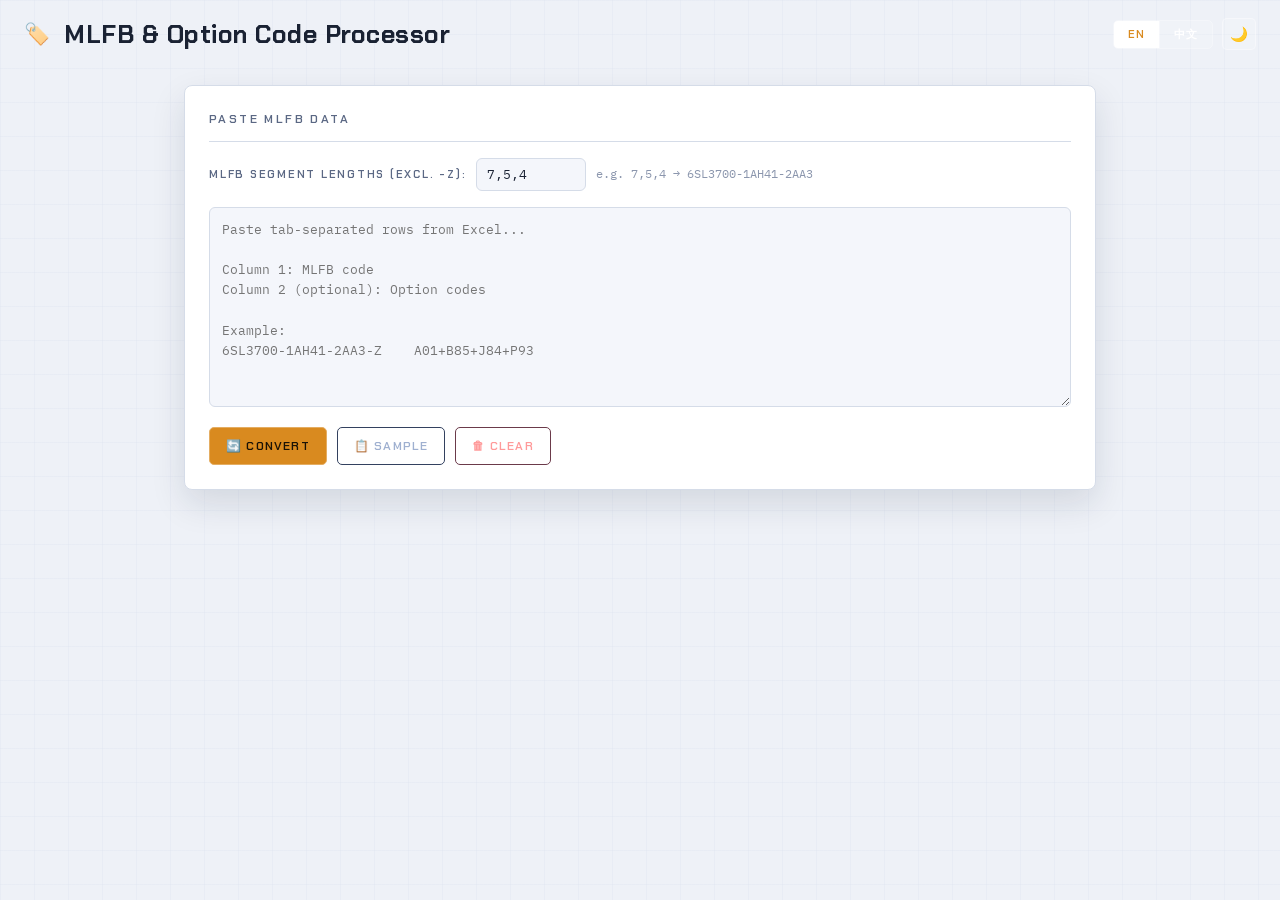
<file: mlfb-option-code-processor.html>
<!DOCTYPE html>
<html lang="en">
<head>
  <meta charset="UTF-8" />
  <meta name="viewport" content="width=device-width, initial-scale=1.0"/>
  <title>MLFB & Option Code Processor</title>
  <meta name="description" content="Paste Excel data with MLFB codes and option codes, validate and normalize them for PMD." />
  <link rel="stylesheet" href="shared/theme.css" />
  <link rel="stylesheet" href="shared/header.css" />
  <link rel="stylesheet" href="shared/components.css" />
  <style>
    :root {
      --border-input:  #d5dce8;
      --btn-sec-bg:    #f4f6fb;
      --btn-sec-text:  #5b6884;
      --btn-sec-bdr:   #c9d2e2;
      --btn-sec-hover: #e9eef7;
      --copy-bg:       #f4f6fb;
      --copy-bdr:      #c9d2e2;
      --copy-text:     #5b6884;
      --copy-done-bg:  #e6f7ec;
      --copy-done-text:#1a7a4a;
      --copy-done-bdr: #b9e6cd;
      --status-ok-bg:    #e6f7ec;
      --status-ok-text:  #1a7a4a;
      --status-ok-bdr:   #b9e6cd;
      --status-warn-bg:  #fdf1d4;
      --status-warn-text:#8a5a00;
      --status-warn-bdr: #f3d999;
    }

    [data-theme="dark"] {
      --border-input:  #263353;
      --btn-sec-bg:    #1c2740;
      --btn-sec-text:  #9fb0d0;
      --btn-sec-bdr:   #33415f;
      --btn-sec-hover: #263353;
      --copy-bg:       #0b101d;
      --copy-bdr:      #263353;
      --copy-text:     #8b96ad;
      --copy-done-bg:  #0f2a1c;
      --copy-done-text:#9fe870;
      --copy-done-bdr: #2a4a3a;
      --status-ok-bg:    #0f2a1c;
      --status-ok-text:  #9fe870;
      --status-ok-bdr:   #2a4a3a;
      --status-warn-bg:  #2e2205;
      --status-warn-text:#f3d999;
      --status-warn-bdr: #6b4f0d;
    }

    .settings-row {
      display: flex;
      flex-wrap: wrap;
      align-items: center;
      gap: 10px;
      margin-bottom: 16px;
    }

    .settings-row label {
      font-family: "Chakra Petch", sans-serif;
      font-size: 11px;
      font-weight: 600;
      letter-spacing: 0.16em;
      text-transform: uppercase;
      color: var(--text-muted);
    }

    .settings-row input[type="text"] {
      width: 110px;
      padding: 7px 10px;
      border: 1px solid var(--border-input);
      border-radius: 6px;
      font-family: "IBM Plex Mono", monospace;
      font-size: 13px;
      background: var(--surface-alt);
      color: var(--text-primary);
      outline: none;
      transition: border-color 0.18s, box-shadow 0.18s;
    }

    .settings-row input[type="text"]:focus { border-color: var(--accent); box-shadow: 0 0 0 3px color-mix(in srgb, var(--accent) 16%, transparent); }

    .hint {
      font-family: "IBM Plex Mono", monospace;
      font-size: 11.5px;
      color: var(--text-faint);
    }

    /* ── Input ── */
    textarea#mlfb-input {
      width: 100%;
      min-height: 200px;
      padding: 12px;
      border: 1px solid var(--border-input);
      border-radius: 6px;
      font-family: "IBM Plex Mono", monospace;
      font-size: 13px;
      line-height: 1.55;
      resize: vertical;
      outline: none;
      background: var(--surface-alt);
      color: var(--text-primary);
      transition: border-color 0.18s, box-shadow 0.18s;
    }

    textarea#mlfb-input:focus { border-color: var(--accent); box-shadow: 0 0 0 3px color-mix(in srgb, var(--accent) 16%, transparent); }

    /* ── Output ── */
    .output-area {
      position: relative;
    }

    textarea#corrected-output {
      width: 100%;
      min-height: 140px;
      padding: 12px;
      border: 1px solid var(--border-input);
      border-radius: 6px;
      font-family: "IBM Plex Mono", monospace;
      font-size: 13px;
      line-height: 1.55;
      resize: vertical;
      outline: none;
      background: var(--surface-alt);
      color: var(--text-primary);
      transition: border-color 0.18s, box-shadow 0.18s;
    }

    textarea#corrected-output:focus { border-color: var(--accent); box-shadow: 0 0 0 3px color-mix(in srgb, var(--accent) 16%, transparent); }

    .copy-btn {
      position: absolute;
      top: 8px;
      right: 8px;
      padding: 6px 12px;
      font-family: "Chakra Petch", sans-serif;
      font-size: 11px;
      font-weight: 600;
      letter-spacing: 0.08em;
      text-transform: uppercase;
      background: var(--copy-bg);
      border: 1px solid var(--copy-bdr);
      border-radius: 5px;
      cursor: pointer;
      color: var(--copy-text);
      transition: all 0.15s;
    }

    .copy-btn:hover { background: var(--btn-sec-bg); color: var(--btn-sec-text); border-color: var(--btn-sec-bdr); }
    .copy-btn.copied { background: var(--copy-done-bg); color: var(--copy-done-text); border-color: var(--copy-done-bdr); }

    /* ── Report table ── */
    .table-wrap { overflow-x: auto; }

    table#report-table {
      width: 100%;
      border-collapse: collapse;
      font-size: 0.82rem;
    }

    table#report-table th, table#report-table td {
      padding: 8px 10px;
      border-bottom: 1px solid var(--border);
      text-align: left;
      vertical-align: top;
      white-space: nowrap;
    }

    table#report-table td.wrap-cell { white-space: normal; max-width: 260px; }

    table#report-table th {
      background: var(--surface-alt);
      color: var(--text-muted);
      font-family: "Chakra Petch", sans-serif;
      font-size: 11px;
      font-weight: 600;
      letter-spacing: 0.1em;
      text-transform: uppercase;
    }

    table#report-table tr:hover td { background: var(--surface-alt); }

    .status-badge {
      display: inline-block;
      padding: 3px 9px;
      border-radius: 4px;
      font-family: "Chakra Petch", sans-serif;
      font-size: 11px;
      font-weight: 600;
      letter-spacing: 0.05em;
    }

    .status-badge.ok {
      background: var(--status-ok-bg);
      color: var(--status-ok-text);
      border: 1px solid var(--status-ok-bdr);
    }

    .status-badge.warning {
      background: var(--status-warn-bg);
      color: var(--status-warn-text);
      border: 1px solid var(--status-warn-bdr);
    }

    .empty-note {
      font-family: "IBM Plex Mono", monospace;
      font-size: 11.5px;
      color: var(--text-faint);
      padding: 6px 0;
    }

    @media (max-width: 640px) {
      textarea#mlfb-input { min-height: 160px; }
    }
  </style>
</head>
<body data-tool-id="mlfb">

<script src="shared/header.js"></script>
<script>
  injectHeader({ icon: '<span style="font-size:1.3rem;">🏷️</span>', title: 'MLFB & Option Code Processor' });
</script>

<div class="container">

  <!-- Paste Input -->
  <div class="card">
    <h2 id="input-heading">Paste MLFB Data</h2>

    <div class="settings-row">
      <label for="segment-lengths" id="segment-label">MLFB segment lengths (excl. -Z):</label>
      <input type="text" id="segment-lengths" value="7,5,4" spellcheck="false" />
      <span class="hint" id="segment-hint">e.g. 7,5,4 → 6SL3700-1AH41-2AA3</span>
    </div>

    <textarea id="mlfb-input" spellcheck="false"
      placeholder="Paste tab-separated rows from Excel...&#10;&#10;Column 1: MLFB code&#10;Column 2 (optional): Option codes&#10;&#10;Example:&#10;6SL3700-1AH41-2AA3-Z	A01+B85+J84+P93"></textarea>
    <div class="toolbar">
      <button class="btn btn-primary" onclick="convert()" id="btn-convert">🔄 Convert</button>
      <button class="btn btn-secondary" onclick="loadSample()" id="btn-sample">📋 Sample</button>
      <button class="btn btn-danger" onclick="clearAll()" id="btn-clear">🗑 Clear</button>
    </div>
  </div>

  <!-- Corrected Output -->
  <div class="card" id="output-card" style="display:none;">
    <h2 id="output-heading">Corrected Output</h2>
    <div class="output-area">
      <textarea id="corrected-output" readonly placeholder="Corrected, normalized rows will appear here..."></textarea>
      <button class="copy-btn" id="copy-btn" onclick="copyOutput()">📋 Copy</button>
    </div>
  </div>

  <!-- Validation Report -->
  <div class="card" id="report-card" style="display:none;">
    <h2 id="report-heading">Validation Report</h2>
    <div class="table-wrap" id="report-container"></div>
  </div>

</div>

<script>
  // ══════════════════════════════════════════════════
  // i18n (dark mode handled by shared/header.js)
  // ══════════════════════════════════════════════════
  const TRANSLATIONS = {
    en: {
      pageTitle: 'MLFB & Option Code Processor',
      inputHeading: 'Paste MLFB Data',
      segmentLabel: 'MLFB segment lengths (excl. -Z):',
      segmentHint: 'e.g. 7,5,4 → 6SL3700-1AH41-2AA3',
      inputPlaceholder: 'Paste tab-separated rows from Excel...\n\nColumn 1: MLFB code\nColumn 2 (optional): Option codes\n\nExample:\n6SL3700-1AH41-2AA3-Z\tA01+B85+J84+P93',
      btnConvert: '🔄 Convert',
      btnSample: '📋 Sample',
      btnClear: '🗑 Clear',
      outputHeading: 'Corrected Output',
      outputPlaceholder: 'Corrected, normalized rows will appear here...',
      copyBtn: '📋 Copy',
      copiedBtn: '✅ Copied',
      reportHeading: 'Validation Report',
      colRow: 'Row',
      colOrigMlfb: 'Original MLFB',
      colOrigOpt: 'Original Options',
      colCorrMlfb: 'Corrected MLFB',
      colCorrOpt: 'Corrected Options',
      colStatus: 'Status',
      colMessage: 'Message',
      statusOk: 'OK',
      statusWarning: 'Warning',
      emptyNote: 'No rows processed yet.',
      warnMlfbLength: 'MLFB core length mismatch: expected {expected} characters after removing separators, got {actual}. Row was not auto-corrected.',
      warnMlfbChars: 'MLFB contains non-alphanumeric characters after cleanup — please check manually.',
      warnOptLength: 'Option code length ({len}) is not a multiple of 3 — {leftover} trailing character(s) dropped.',
      warnOptInvalid: 'One or more option codes contain invalid characters.',
      warnEmptyMlfb: 'MLFB cell is empty — row skipped.',
      warnExtraCols: 'Row has more than 2 columns — extra columns were ignored.',
    },
    zh: {
      pageTitle: 'MLFB与选项代码处理工具',
      inputHeading: '粘贴 MLFB 数据',
      segmentLabel: 'MLFB 分段长度（不含 -Z）：',
      segmentHint: '例如 7,5,4 → 6SL3700-1AH41-2AA3',
      inputPlaceholder: '从 Excel 粘贴以 Tab 分隔的行...\n\n第1列：MLFB 代码\n第2列（可选）：选项代码\n\n示例：\n6SL3700-1AH41-2AA3-Z\tA01+B85+J84+P93',
      btnConvert: '🔄 转换',
      btnSample: '📋 示例',
      btnClear: '🗑 清除',
      outputHeading: '修正后的输出',
      outputPlaceholder: '修正并规范化后的行将显示在此处...',
      copyBtn: '📋 复制',
      copiedBtn: '✅ 已复制',
      reportHeading: '验证报告',
      colRow: '行',
      colOrigMlfb: '原始 MLFB',
      colOrigOpt: '原始选项',
      colCorrMlfb: '修正后 MLFB',
      colCorrOpt: '修正后选项',
      colStatus: '状态',
      colMessage: '消息',
      statusOk: '正常',
      statusWarning: '警告',
      emptyNote: '尚未处理任何行。',
      warnMlfbLength: 'MLFB 核心长度不匹配：去除分隔符后应为 {expected} 个字符，实际为 {actual} 个。该行未自动修正。',
      warnMlfbChars: '清理后 MLFB 包含非字母数字字符 — 请手动检查。',
      warnOptLength: '选项代码长度（{len}）不是 3 的倍数 — 丢弃了 {leftover} 个末尾字符。',
      warnOptInvalid: '一个或多个选项代码包含无效字符。',
      warnEmptyMlfb: 'MLFB 单元格为空 — 该行已跳过。',
      warnExtraCols: '该行超过 2 列 — 多余的列已被忽略。',
    }
  };

  function pageApplyTranslations() {
    document.title = currentLang === 'zh' ? 'MLFB与选项代码处理工具' : 'MLFB & Option Code Processor';

    document.getElementById('input-heading').textContent = t('inputHeading');
    document.getElementById('segment-label').textContent = t('segmentLabel');
    document.getElementById('segment-hint').textContent = t('segmentHint');
    document.getElementById('mlfb-input').placeholder = t('inputPlaceholder');
    document.getElementById('btn-convert').textContent = t('btnConvert');
    document.getElementById('btn-sample').textContent = t('btnSample');
    document.getElementById('btn-clear').textContent = t('btnClear');
    document.getElementById('output-heading').textContent = t('outputHeading');
    document.getElementById('corrected-output').placeholder = t('outputPlaceholder');
    document.getElementById('copy-btn').textContent = t('copyBtn');
    document.getElementById('report-heading').textContent = t('reportHeading');

    if (lastResults.length) {
      renderReport(lastResults);
    }
  }

  // ══════════════════════════════════════════════════
  // MLFB / Option Code Processing Logic
  // ══════════════════════════════════════════════════
  let lastResults = [];

  function getSegmentLengths() {
    const raw = document.getElementById('segment-lengths').value;
    const parts = raw.split(',')
      .map(s => parseInt(s.trim(), 10))
      .filter(n => !isNaN(n) && n > 0);
    return parts.length ? parts : [7, 5, 4];
  }

  function escapeHtml(s) {
    return String(s)
      .replace(/&/g, '&amp;')
      .replace(/</g, '&lt;')
      .replace(/>/g, '&gt;');
  }

  // Compare option codes: alphabetically first, then numerically.
  function compareCodes(a, b) {
    const parse = (c) => {
      const m = c.match(/^([A-Z]+)(\d+)$/i);
      if (m) return { alpha: m[1].toUpperCase(), num: parseInt(m[2], 10) };
      return { alpha: c.toUpperCase(), num: null };
    };
    const pa = parse(a), pb = parse(b);
    if (pa.alpha < pb.alpha) return -1;
    if (pa.alpha > pb.alpha) return 1;
    if (pa.num !== null && pb.num !== null) return pa.num - pb.num;
    return a.localeCompare(b);
  }

  function processMLFB(cell1, segmentLengths, totalLen) {
    let core = cell1.replace(/-/g, '').trim().toUpperCase();
    let warning = null;

    // Strip a trailing "Z" suffix marker (with or without preceding dash) if present.
    if (core.length === totalLen + 1 && core.slice(-1) === 'Z') {
      core = core.slice(0, -1);
    }

    if (core.length !== totalLen) {
      return {
        base: cell1.trim(),
        warning: { type: 'mlfbLength', expected: totalLen, actual: core.length }
      };
    }

    if (!/^[A-Z0-9]+$/.test(core)) {
      warning = { type: 'mlfbChars' };
    }

    const segs = [];
    let idx = 0;
    for (const len of segmentLengths) {
      segs.push(core.substr(idx, len));
      idx += len;
    }
    return { base: segs.join('-'), warning };
  }

  function processOptions(cell2) {
    const trimmed = cell2.trim();
    if (!trimmed) return { codes: [], warning: null };

    const raw = trimmed.replace(/\+/g, '').toUpperCase();
    let warning = null;
    const leftover = raw.length % 3;
    if (leftover !== 0) {
      warning = { type: 'optLength', len: raw.length, leftover: leftover };
    }

    const codes = [];
    for (let i = 0; i + 3 <= raw.length; i += 3) {
      codes.push(raw.substr(i, 3));
    }

    let invalidChars = false;
    codes.forEach(c => { if (!/^[A-Z0-9]{3}$/.test(c)) invalidChars = true; });
    if (invalidChars && !warning) warning = { type: 'optInvalid' };

    codes.sort(compareCodes);
    return { codes, warning };
  }

  function formatWarning(w) {
    if (!w) return '';
    const map = {
      mlfbLength: () => t('warnMlfbLength').replace('{expected}', w.expected).replace('{actual}', w.actual),
      mlfbChars: () => t('warnMlfbChars'),
      optLength: () => t('warnOptLength').replace('{len}', w.len).replace('{leftover}', w.leftover),
      optInvalid: () => t('warnOptInvalid'),
      emptyMlfb: () => t('warnEmptyMlfb'),
      extraCols: () => t('warnExtraCols'),
    };
    return map[w.type] ? map[w.type]() : '';
  }

  function convert() {
    const text = document.getElementById('mlfb-input').value;
    const lines = text.split('\n');
    const segmentLengths = getSegmentLengths();
    const totalLen = segmentLengths.reduce((a, b) => a + b, 0);
    const results = [];
    let rowNum = 0;

    lines.forEach((line) => {
      if (line.trim() === '') return;
      rowNum++;

      const cells = line.split('\t');
      const cell1 = (cells[0] || '').trim();
      const cell2 = (cells[1] || '').trim();
      const messages = [];

      if (cells.length > 2) {
        messages.push(formatWarning({ type: 'extraCols' }));
      }

      if (!cell1) {
        results.push({
          row: rowNum, origMlfb: cell1, origOpt: cell2,
          corrMlfb: '', corrOpt: '', status: 'warning',
          messages: [formatWarning({ type: 'emptyMlfb' })]
        });
        return;
      }

      const mlfbResult = processMLFB(cell1, segmentLengths, totalLen);
      const hasOptions = cell2 !== '';
      const optResult = hasOptions ? processOptions(cell2) : { codes: [], warning: null };

      const finalMlfb = mlfbResult.warning && mlfbResult.warning.type === 'mlfbLength'
        ? mlfbResult.base
        : mlfbResult.base + (hasOptions ? '-Z' : '');
      const finalOpt = optResult.codes.join('+');

      let status = 'ok';
      if (mlfbResult.warning) { status = 'warning'; messages.push(formatWarning(mlfbResult.warning)); }
      if (optResult.warning) { status = 'warning'; messages.push(formatWarning(optResult.warning)); }

      results.push({
        row: rowNum,
        origMlfb: cell1,
        origOpt: cell2,
        corrMlfb: finalMlfb,
        corrOpt: finalOpt,
        status,
        messages
      });
    });

    lastResults = results;
    renderOutput(results);
    renderReport(results);

    document.getElementById('output-card').style.display = results.length ? 'block' : 'none';
    document.getElementById('report-card').style.display = 'block';
  }

  function renderOutput(results) {
    const output = document.getElementById('corrected-output');
    output.value = results.map(r => r.corrMlfb + '\t' + r.corrOpt).join('\n');
  }

  function renderReport(results) {
    const container = document.getElementById('report-container');
    if (!results.length) {
      container.innerHTML = '<p class="empty-note">' + t('emptyNote') + '</p>';
      return;
    }

    let html = '<table id="report-table"><thead><tr>' +
      '<th>' + t('colRow') + '</th>' +
      '<th>' + t('colOrigMlfb') + '</th>' +
      '<th>' + t('colOrigOpt') + '</th>' +
      '<th>' + t('colCorrMlfb') + '</th>' +
      '<th>' + t('colCorrOpt') + '</th>' +
      '<th>' + t('colStatus') + '</th>' +
      '<th>' + t('colMessage') + '</th>' +
      '</tr></thead><tbody>';

    results.forEach(r => {
      const badgeClass = r.status === 'ok' ? 'ok' : 'warning';
      const badgeText = r.status === 'ok' ? t('statusOk') : t('statusWarning');
      html += '<tr>' +
        '<td>' + r.row + '</td>' +
        '<td>' + escapeHtml(r.origMlfb) + '</td>' +
        '<td>' + escapeHtml(r.origOpt) + '</td>' +
        '<td>' + escapeHtml(r.corrMlfb) + '</td>' +
        '<td>' + escapeHtml(r.corrOpt) + '</td>' +
        '<td><span class="status-badge ' + badgeClass + '">' + badgeText + '</span></td>' +
        '<td class="wrap-cell">' + r.messages.map(escapeHtml).join('<br>') + '</td>' +
        '</tr>';
    });

    html += '</tbody></table>';
    container.innerHTML = html;
  }

  // ── Copy ──
  async function copyOutput() {
    const output = document.getElementById('corrected-output');
    if (!output.value.trim()) return;

    try {
      await navigator.clipboard.writeText(output.value);
      const btn = document.getElementById('copy-btn');
      btn.textContent = t('copiedBtn');
      btn.classList.add('copied');
      setTimeout(() => {
        btn.textContent = t('copyBtn');
        btn.classList.remove('copied');
      }, 2000);
    } catch {
      output.select();
      document.execCommand('copy');
    }
  }

  // ── Sample ──
  function loadSample() {
    document.getElementById('mlfb-input').value =
`6SL3700-1AH41-2AA3-Z\tA01+B85+J84+P93
6SL37001AH412AA3Z\tA01+B85+J84+P93
6SL3700-1AH41-2AA3\tA01+B85
6SL3700-1AH41-2AA3-Z\t
6SL3700-1AH41-2AA3-Z\tA01B85J84P93
6SL3700-1AH41-2AA3-Z\tP93+A01+J84+B85
6SL37001AH412AA3Z\tP93A01J84B85`;
    convert();
  }

  // ── Clear ──
  function clearAll() {
    document.getElementById('mlfb-input').value = '';
    document.getElementById('output-card').style.display = 'none';
    document.getElementById('report-card').style.display = 'none';
    document.getElementById('corrected-output').value = '';
    document.getElementById('report-container').innerHTML = '';
    lastResults = [];
  }

  // ══════════════════════════════════════════════════
  // Init (theme + translations handled by shared/header.js)
  // ══════════════════════════════════════════════════
</script>

</body>
</html>
</file>
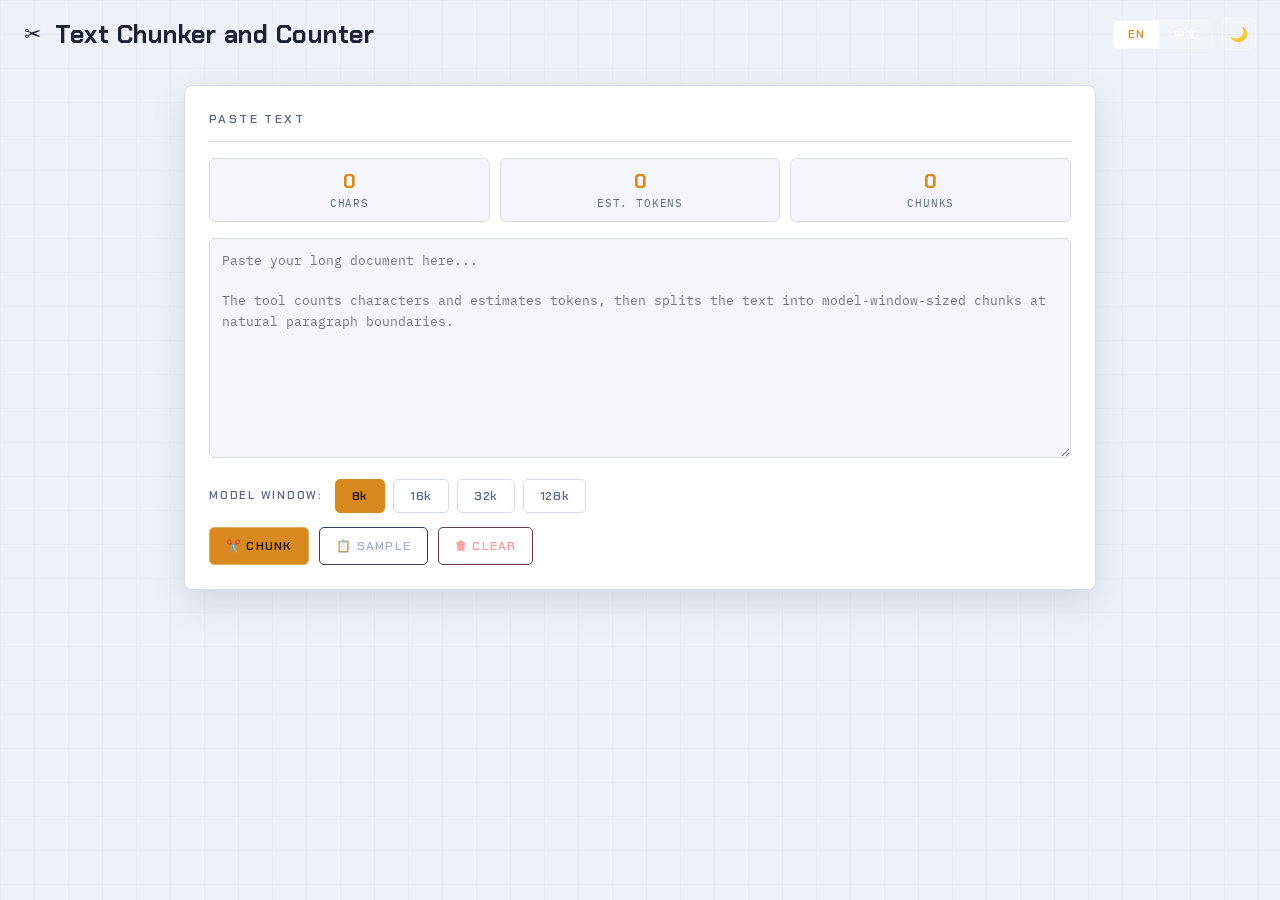
<file: text-chunker.html>
<!DOCTYPE html>
<html lang="en">
<head>
  <meta charset="UTF-8" />
  <meta name="viewport" content="width=device-width, initial-scale=1.0"/>
  <title>Text Chunker and Counter</title>
  <meta name="description" content="Count characters and estimate tokens, then split long text into model-window-sized chunks with prompt prefixes." />
  <link rel="stylesheet" href="shared/theme.css" />
  <link rel="stylesheet" href="shared/header.css" />
  <link rel="stylesheet" href="shared/components.css" />
  <style>
    :root {
      --border-input:  #d5dce8;
      --btn-sec-bg:    #f4f6fb;
      --btn-sec-text:  #5b6884;
      --btn-sec-bdr:   #c9d2e2;
      --btn-sec-hover: #e9eef7;
      --copy-bg:       #f4f6fb;
      --copy-bdr:      #c9d2e2;
      --copy-text:     #5b6884;
      --copy-done-bg:  #e6f7ec;
      --copy-done-text:#1a7a4a;
      --copy-done-bdr: #b9e6cd;
      --stat-bg:       #f4f6fb;
      --stat-bdr:      #d5dce8;
      --stat-text:      #5b6884;
      --stat-num:       #d98a1f;
      --chunk-bdr:     #d5dce8;
      --chunk-head-bg: #f4f6fb;
      --chunk-head-text:#5b6884;
    }

    [data-theme="dark"] {
      --border-input:  #263353;
      --btn-sec-bg:    #1c2740;
      --btn-sec-text:  #9fb0d0;
      --btn-sec-bdr:   #33415f;
      --btn-sec-hover: #263353;
      --copy-bg:       #0b101d;
      --copy-bdr:      #263353;
      --copy-text:     #8b96ad;
      --copy-done-bg:  #0f2a1c;
      --copy-done-text:#9fe870;
      --copy-done-bdr: #2a4a3a;
      --stat-bg:       #1c2740;
      --stat-bdr:      #263353;
      --stat-text:     #9fb0d0;
      --stat-num:      #ffb454;
      --chunk-bdr:     #263353;
      --chunk-head-bg: #1c2740;
      --chunk-head-text:#9fb0d0;
    }

    /* ── Stats bar ── */
    .stats-bar {
      display: flex;
      flex-wrap: wrap;
      gap: 10px;
      margin-bottom: 16px;
    }

    .stat {
      flex: 1 1 120px;
      background: var(--stat-bg);
      border: 1px solid var(--stat-bdr);
      border-radius: 6px;
      padding: 10px 14px;
      text-align: center;
    }

    .stat .num {
      font-family: "Chakra Petch", sans-serif;
      font-size: 20px;
      font-weight: 700;
      color: var(--stat-num);
      line-height: 1.2;
    }

    .stat .lbl {
      font-family: "IBM Plex Mono", monospace;
      font-size: 10.5px;
      letter-spacing: 0.08em;
      text-transform: uppercase;
      color: var(--stat-text);
      margin-top: 2px;
    }

    /* ── Input ── */
    textarea#input-area {
      width: 100%;
      min-height: 220px;
      padding: 12px;
      border: 1px solid var(--border-input);
      border-radius: 6px;
      font-family: "IBM Plex Mono", monospace;
      font-size: 13px;
      line-height: 1.55;
      resize: vertical;
      outline: none;
      background: var(--surface-alt);
      color: var(--text-primary);
      transition: border-color 0.18s, box-shadow 0.18s;
      box-sizing: border-box;
    }

    textarea#input-area:focus { border-color: var(--accent); box-shadow: 0 0 0 3px color-mix(in srgb, var(--accent) 16%, transparent); }

    /* ── Window size segmented ── */
    .window-row {
      display: flex;
      align-items: center;
      gap: 12px;
      flex-wrap: wrap;
      margin-top: 14px;
    }

    .window-label {
      font-family: "Chakra Petch", sans-serif;
      font-size: 11px;
      font-weight: 600;
      letter-spacing: 0.16em;
      text-transform: uppercase;
      color: var(--text-muted);
    }

    /* ── Chunks output ── */
    .chunk {
      border: 1px solid var(--chunk-bdr);
      border-radius: 6px;
      margin-bottom: 14px;
      overflow: hidden;
    }

    .chunk-head {
      display: flex;
      align-items: center;
      justify-content: space-between;
      gap: 10px;
      padding: 8px 12px;
      background: var(--chunk-head-bg);
      border-bottom: 1px solid var(--chunk-bdr);
      font-family: "Chakra Petch", sans-serif;
      font-size: 11px;
      font-weight: 600;
      letter-spacing: 0.08em;
      text-transform: uppercase;
      color: var(--chunk-head-text);
    }

    .chunk-head .meta { font-family: "IBM Plex Mono", monospace; font-size: 10.5px; letter-spacing: 0; text-transform: none; }

    .chunk textarea {
      width: 100%;
      min-height: 120px;
      padding: 12px;
      border: none;
      font-family: "IBM Plex Mono", monospace;
      font-size: 12.5px;
      line-height: 1.55;
      resize: vertical;
      outline: none;
      background: var(--surface-alt);
      color: var(--text-primary);
      box-sizing: border-box;
    }

    .copy-btn {
      padding: 5px 10px;
      font-family: "Chakra Petch", sans-serif;
      font-size: 10.5px;
      font-weight: 600;
      letter-spacing: 0.08em;
      text-transform: uppercase;
      background: var(--copy-bg);
      border: 1px solid var(--copy-bdr);
      border-radius: 5px;
      cursor: pointer;
      color: var(--copy-text);
      transition: all 0.15s;
    }

    .copy-btn:hover { background: var(--btn-sec-bg); color: var(--btn-sec-text); border-color: var(--btn-sec-bdr); }
    .copy-btn.copied { background: var(--copy-done-bg); color: var(--copy-done-text); border-color: var(--copy-done-bdr); }

    .empty-note {
      font-family: "IBM Plex Mono", monospace;
      font-size: 11.5px;
      color: var(--text-muted);
      padding: 8px 2px;
    }

    @media (max-width: 640px) {
      textarea#input-area { min-height: 160px; }
    }
  </style>
</head>
<body data-tool-id="chunker">

<script src="shared/header.js"></script>
<script>
  injectHeader({ icon: '<span style="font-size:1.3rem;">✂️</span>', title: 'Text Chunker and Counter' });
</script>

<div class="container">

  <!-- Input -->
  <div class="card">
    <h2 id="input-heading">Paste Text</h2>
    <div class="stats-bar">
      <div class="stat"><div class="num" id="statChars">0</div><div class="lbl" id="statCharsLbl">chars</div></div>
      <div class="stat"><div class="num" id="statTokens">0</div><div class="lbl" id="statTokensLbl">est. tokens</div></div>
      <div class="stat"><div class="num" id="statChunks">0</div><div class="lbl" id="statChunksLbl">chunks</div></div>
    </div>
    <textarea id="input-area" spellcheck="false"
      placeholder="Paste your long document here...&#10;&#10;The tool counts characters and estimates tokens, then splits the text into model-window-sized chunks at natural paragraph boundaries."></textarea>
    <div class="window-row">
      <span class="window-label" id="window-label">Model window:</span>
      <div class="segmented" id="window-seg">
        <button type="button" data-window="8000" id="win-8k">8k</button>
        <button type="button" data-window="16000" id="win-16k">16k</button>
        <button type="button" data-window="32000" id="win-32k">32k</button>
        <button type="button" data-window="128000" id="win-128k">128k</button>
      </div>
    </div>
    <div class="toolbar">
      <button class="btn btn-primary" id="btn-chunk" onclick="chunkText()">✂️ Chunk</button>
      <button class="btn btn-secondary" onclick="loadSample()" id="btn-sample">📋 Sample</button>
      <button class="btn btn-danger" onclick="clearAll()" id="btn-clear">🗑 Clear</button>
    </div>
  </div>

  <!-- Output -->
  <div class="card" id="output-card" style="display:none;">
    <h2 id="output-heading">Chunks</h2>
    <div id="chunks"></div>
  </div>

</div>

<script>
  // ══════════════════════════════════════════════════
  // i18n (dark mode handled by shared/header.js)
  // ══════════════════════════════════════════════════
  const TRANSLATIONS = {
    en: {
      pageTitle: 'Text Chunker and Counter',
      inputHeading: 'Paste Text',
      inputPlaceholder: 'Paste your long document here...\n\nThe tool counts characters and estimates tokens, then splits the text into model-window-sized chunks at natural paragraph boundaries.',
      statCharsLbl: 'chars',
      statTokensLbl: 'est. tokens',
      statChunksLbl: 'chunks',
      windowLabel: 'Model window:',
      win8k: '8k',
      win16k: '16k',
      win32k: '32k',
      win128k: '128k',
      btnChunk: '✂️ Chunk',
      btnSample: '📋 Sample',
      btnClear: '🗑 Clear',
      outputHeading: 'Chunks',
      copyBtn: '📋 Copy',
      copiedBtn: '✅ Copied',
      chunkPrefix: 'This is part {i} of {n}. Continue the document from here.',
      emptyNote: 'Paste text above and click “Chunk” to split it.',
      noChunks: 'Nothing to chunk — paste some text first.',
      chunkMeta: 'part {i}/{n} · {chars} chars · ~{tokens} tokens',
    },
    zh: {
      pageTitle: '长文本分段与 Token 预估器',
      inputHeading: '粘贴文本',
      inputPlaceholder: '在此粘贴您的长文档...\n\n工具会统计字符数并估算 Token，然后在自然段落边界处将文本按模型窗口大小切分。',
      statCharsLbl: '字符数',
      statTokensLbl: '估算 Token',
      statChunksLbl: '分段数',
      windowLabel: '模型窗口：',
      win8k: '8k',
      win16k: '16k',
      win32k: '32k',
      win128k: '128k',
      btnChunk: '✂️ 分段',
      btnSample: '📋 示例',
      btnClear: '🗑 清除',
      outputHeading: '分段结果',
      copyBtn: '📋 复制',
      copiedBtn: '✅ 已复制',
      chunkPrefix: '这是第 {i} 部分，共 {n} 部分。请从这里继续文档。',
      emptyNote: '请在上方粘贴文本，然后点击“分段”。',
      noChunks: '没有可分段的内容 —— 请先粘贴文本。',
      chunkMeta: '第 {i}/{n} 部分 · {chars} 字符 · ~{tokens} Token',
    }
  };

  function pageApplyTranslations() {
    document.title = currentLang === 'zh' ? '长文本分段与 Token 预估器' : 'Text Chunker and Counter';

    document.getElementById('input-heading').textContent = t('inputHeading');
    document.getElementById('input-area').placeholder = t('inputPlaceholder');
    document.getElementById('statCharsLbl').textContent = t('statCharsLbl');
    document.getElementById('statTokensLbl').textContent = t('statTokensLbl');
    document.getElementById('statChunksLbl').textContent = t('statChunksLbl');
    document.getElementById('window-label').textContent = t('windowLabel');
    document.getElementById('win-8k').textContent = t('win8k');
    document.getElementById('win-16k').textContent = t('win16k');
    document.getElementById('win-32k').textContent = t('win32k');
    document.getElementById('win-128k').textContent = t('win128k');
    document.getElementById('btn-chunk').textContent = t('btnChunk');
    document.getElementById('btn-sample').textContent = t('btnSample');
    document.getElementById('btn-clear').textContent = t('btnClear');
    document.getElementById('output-heading').textContent = t('outputHeading');
    updateStats();
    renderChunks();
  }

  // ══════════════════════════════════════════════════
  // Logic
  // ══════════════════════════════════════════════════
  let currentWindow = 8000;
  let chunks = [];

  // Rough token estimate: ~4 chars per token for Latin, ~1.5 chars per CJK char.
  function estimateTokens(text) {
    if (!text) return 0;
    const cjk = (text.match(/[\u4e00-\u9fff\u3400-\u4dbf]/g) || []).length;
    const other = text.length - cjk;
    return Math.round(cjk / 1.5 + other / 4);
  }

  function countChars(text) {
    return text.length;
  }

  // Split into paragraphs (split on blank lines), then greedily pack into chunks
  // up to the window budget (in tokens). Each chunk gets a prompt prefix.
  function chunkText() {
    const text = document.getElementById('input-area').value;
    if (!text.trim()) {
      chunks = [];
      renderChunks();
      return;
    }

    // Budget: reserve ~10% of the window for the prefix + safety margin.
    const budget = Math.floor(currentWindow * 0.9);

    // Split into logical units: paragraphs (blocks separated by blank lines).
    // Keep single newlines within a paragraph.
    const paragraphs = text.split(/\n\s*\n/).map(p => p.trim()).filter(p => p.length > 0);

    const result = [];
    let current = '';
    let currentTokens = 0;

    const flush = () => {
      if (!current.trim()) return;
      result.push(current.trim());
      current = '';
      currentTokens = 0;
    };

    for (const para of paragraphs) {
      const paraTokens = estimateTokens(para);
      // If a single paragraph exceeds the budget, hard-split it by sentences.
      if (paraTokens > budget) {
        flush();
        const sentences = para.match(/[^.!?。！？]+[.!?。！？]*/g) || [para];
        let part = '';
        let partTokens = 0;
        for (const s of sentences) {
          const st = estimateTokens(s);
          if (partTokens + st > budget && part) {
            result.push(part.trim());
            part = '';
            partTokens = 0;
          }
          part += s;
          partTokens += st;
        }
        if (part.trim()) result.push(part.trim());
        continue;
      }

      // Normal paragraph: add to current chunk if it fits, else flush.
      if (currentTokens + paraTokens > budget && current) {
        flush();
      }
      current += (current ? '\n\n' : '') + para;
      currentTokens += paraTokens;
    }
    flush();

    // Add prompt prefixes.
    chunks = result.map((body, i) => ({
      body,
      prefix: t('chunkPrefix').replace('{i}', i + 1).replace('{n}', result.length),
      chars: countChars(body),
      tokens: estimateTokens(body),
    }));
    renderChunks();
  }

  function renderChunks() {
    const container = document.getElementById('chunks');
    const outputCard = document.getElementById('output-card');
    if (!chunks.length) {
      outputCard.style.display = 'none';
      return;
    }
    outputCard.style.display = 'block';
    container.innerHTML = '';
    chunks.forEach((c, i) => {
      const div = document.createElement('div');
      div.className = 'chunk';
      div.innerHTML = `
        <div class="chunk-head">
          <span>${t('chunkPrefix').replace('{i}', i + 1).replace('{n}', chunks.length)}</span>
          <span class="meta">${t('chunkMeta').replace('{i}', i + 1).replace('{n}', chunks.length).replace('{chars}', c.chars).replace('{tokens}', c.tokens)}</span>
          <button class="copy-btn" data-i="${i}">${t('copyBtn')}</button>
        </div>
        <textarea readonly spellcheck="false">${c.prefix}\n\n${c.body}</textarea>`;
      container.appendChild(div);
    });
    container.querySelectorAll('.copy-btn').forEach(btn => {
      btn.addEventListener('click', () => copyChunk(btn));
    });
  }

  async function copyChunk(btn) {
    const i = btn.dataset.i;
    const text = chunks[i].prefix + '\n\n' + chunks[i].body;
    try {
      await navigator.clipboard.writeText(text);
    } catch {
      const ta = btn.closest('.chunk').querySelector('textarea');
      ta.select();
      document.execCommand('copy');
    }
    btn.textContent = t('copiedBtn');
    btn.classList.add('copied');
    setTimeout(() => { btn.textContent = t('copyBtn'); btn.classList.remove('copied'); }, 2000);
  }

  function updateStats() {
    const text = document.getElementById('input-area').value;
    document.getElementById('statChars').textContent = countChars(text).toLocaleString();
    document.getElementById('statTokens').textContent = estimateTokens(text).toLocaleString();
    document.getElementById('statChunks').textContent = chunks.length;
  }

  // ── Sample ──
  function loadSample() {
    document.getElementById('input-area').value =
`# Technical Proposal — Smart Factory Automation

## 1. Executive Summary

This proposal outlines a complete smart factory automation solution for the client's production lines. The system integrates IoT sensors, edge computing, and a centralized MES platform to deliver real-time visibility and control.

## 2. Scope of Work

The project covers hardware installation, software deployment, network infrastructure, and operator training. We will deliver a turnkey solution with a 24-month warranty and 99.9% uptime guarantee.

## 3. Technical Architecture

The architecture is built on a three-tier model: the field layer collects data from sensors and PLCs; the edge layer performs local processing and buffering; the cloud layer hosts analytics, dashboards, and long-term storage.

## 4. Implementation Plan

Phase one focuses on site survey and network readiness. Phase two covers sensor installation and controller commissioning. Phase three delivers the MES integration and user acceptance testing.

## 5. Quality Assurance

All deliverables follow ISO 9001 processes. Each subsystem undergoes factory acceptance testing before shipment and site acceptance testing after installation. Comprehensive documentation is provided in both English and Chinese.

## 6. Pricing and Timeline

The total budget is estimated at 1.2 million RMB with a delivery timeline of 18 weeks. Payment is structured in milestones tied to project phases.`;
    updateStats();
  }

  // ── Clear ──
  function clearAll() {
    document.getElementById('input-area').value = '';
    chunks = [];
    renderChunks();
    updateStats();
  }

  // ══════════════════════════════════════════════════
  // Init
  // ══════════════════════════════════════════════════
  document.addEventListener('DOMContentLoaded', () => {
    document.querySelectorAll('#window-seg button').forEach(btn => {
      btn.addEventListener('click', () => {
        currentWindow = parseInt(btn.dataset.window, 10);
        document.querySelectorAll('#window-seg button').forEach(b => b.classList.toggle('active', b === btn));
      });
    });
    document.getElementById('input-area').addEventListener('input', updateStats);
    document.getElementById('btn-chunk').addEventListener('click', chunkText);
    // Default active window
    document.getElementById('win-8k').classList.add('active');
  });
</script>

</body>
</html>
</file>
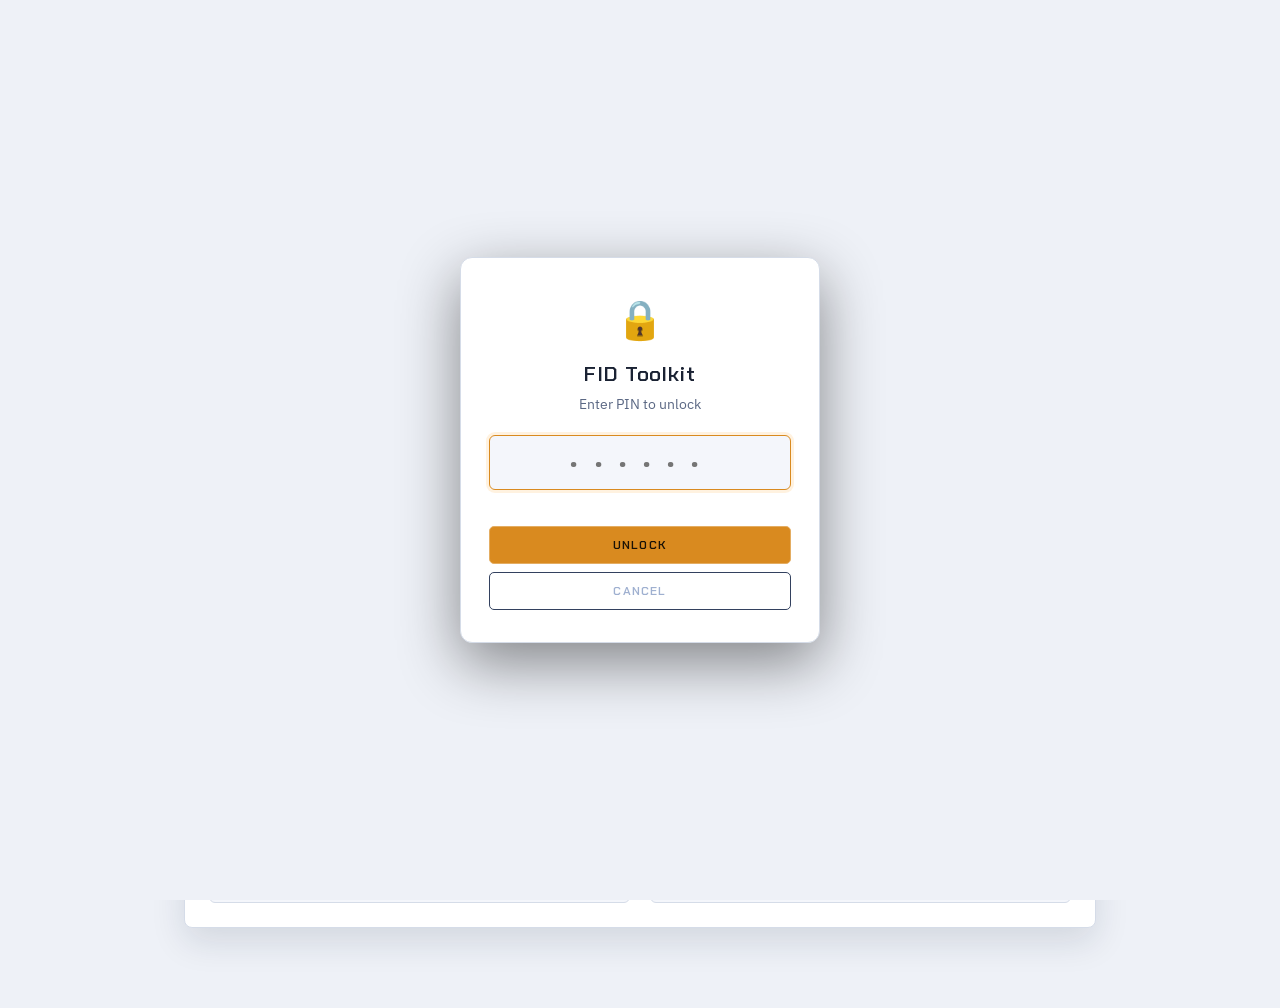
<file: warranty-tool.html>
<!DOCTYPE html>
<html lang="en">
<head>
  <meta charset="UTF-8" />
  <meta name="viewport" content="width=device-width, initial-scale=1.0"/>
  <title>FID Toolkit</title>
  <meta name="description" content="Decode and validate Siemens FID numbers. Extract FIDs from text, check warranty status, and export results." />
  <link rel="stylesheet" href="shared/theme.css" />
  <link rel="stylesheet" href="shared/header.css" />
  <link rel="stylesheet" href="shared/components.css" />
  <style>
    /* ── PIN lock screen ── */
    .pin-lock {
      position: fixed;
      inset: 0;
      z-index: 9999;
      display: flex;
      align-items: center;
      justify-content: center;
      background: var(--bg, #0c111d);
      padding: 24px;
    }
    .pin-lock.hidden { display: none; }
    .pin-card {
      width: 100%;
      max-width: 360px;
      background: var(--surface, #121a2c);
      border: 1px solid var(--border, #263353);
      border-radius: 12px;
      padding: 32px 28px;
      text-align: center;
      box-shadow: 0 20px 60px rgba(0,0,0,.45);
    }
    .pin-icon { font-size: 2.4rem; margin-bottom: 8px; }
    .pin-title {
      font-family: "Chakra Petch", sans-serif;
      font-size: 1.3rem;
      font-weight: 600;
      letter-spacing: .04em;
      color: var(--text-primary, #e8ecf6);
      margin: 0 0 4px;
    }
    .pin-sub {
      font-size: .85rem;
      color: var(--text-muted, #8b96ad);
      margin: 0 0 20px;
    }
    .pin-input {
      width: 100%;
      box-sizing: border-box;
      text-align: center;
      font-family: "IBM Plex Mono", monospace;
      font-size: 1.4rem;
      letter-spacing: .5em;
      padding: 12px;
      border: 1px solid var(--border-input, #d5dce8);
      border-radius: 6px;
      background: var(--surface-alt, #0b101d);
      color: var(--text-primary, #e8ecf6);
      outline: none;
      transition: border-color .2s, box-shadow .2s;
    }
    .pin-input:focus {
      border-color: var(--accent, #ffb454);
      box-shadow: 0 0 0 3px rgba(255,180,84,.18);
    }
    .pin-error {
      min-height: 18px;
      font-size: .8rem;
      color: var(--fail-text, #c0392b);
      margin: 8px 0 4px;
    }
    .pin-btn { width: 100%; margin-top: 6px; }
    .pin-cancel { margin-top: 8px; }

    :root {
      --border-input:  #d5dce8;
      --btn-sec-bg:    #f4f6fb;
      --btn-sec-text:  #5b6884;
      --btn-sec-bdr:   #c9d2e2;
      --btn-sec-hover: #e9eef7;
      --copy-bg:       #f4f6fb;
      --copy-bdr:      #c9d2e2;
      --copy-text:     #5b6884;
      --copy-done-bg:  #e6f7ec;
      --copy-done-text:#1a7a4a;
      --copy-done-bdr: #b9e6cd;
      --pass-text:     #1a7a4a;
      --fail-text:     #c0392b;
      --pass-bg:       #e6f7ec;
      --fail-bg:       #fdecec;
      --idle-text:     #8b96ad;
      --idle-bg:       #f4f6fb;
      --table-head-bg: #f4f6fb;
      --table-head-text: #5b6884;
      --table-row-alt: #f8fafc;
      --table-row-bdr: #d5dce8;
    }

    [data-theme="dark"] {
      --border-input:  #263353;
      --btn-sec-bg:    #1c2740;
      --btn-sec-text:  #9fb0d0;
      --btn-sec-bdr:   #33415f;
      --btn-sec-hover: #263353;
      --copy-bg:       #0b101d;
      --copy-bdr:      #263353;
      --copy-text:     #8b96ad;
      --copy-done-bg:  #0f2a1c;
      --copy-done-text:#9fe870;
      --copy-done-bdr: #2a4a3a;
      --pass-text:     #9fe870;
      --fail-text:     #ff9a9a;
      --pass-bg:       #0f2a1c;
      --fail-bg:       #2d0a0a;
      --idle-text:     #8b96ad;
      --idle-bg:       #0b101d;
      --table-head-bg: #1c2740;
      --table-head-text: #9fb0d0;
      --table-row-alt: #0b101d;
      --table-row-bdr: #263353;
    }

    /* ── Tab bar ── */
    .tab-bar {
      display: flex;
      gap: 8px;
      max-width: 960px;
      margin: 0 auto;
      padding: 20px 24px 0;
    }

    .tab-btn {
      padding: 10px 16px;
      border: 1px solid var(--border);
      border-radius: 5px;
      background: var(--surface);
      color: var(--text-muted);
      font-family: "Chakra Petch", sans-serif;
      font-size: 12px;
      font-weight: 600;
      letter-spacing: 0.05em;
      cursor: pointer;
      transition: all 0.2s;
    }

    .tab-btn:hover { color: var(--accent); border-color: var(--accent); }
    .tab-btn.active { background: var(--accent); color: #1a1206; border-color: var(--accent); }

    .tab-panel { display: none; }
    .tab-panel.active { display: block; }

    /* ── Inputs ── */
    .decoder-row {
      display: flex;
      align-items: center;
      gap: 12px;
    }

    .decoder-row .input-group {
      flex: 1;
      min-width: 0;
    }

    .input-group {
      display: flex;
      align-items: center;
      gap: 12px;
    }

    .input-group label {
      font-weight: 600;
      font-size: 0.95rem;
      white-space: nowrap;
      color: var(--text-primary);
    }

    input[type="text"] {
      flex: 1;
      padding: 10px 12px;
      border: 1px solid var(--border-input);
      border-radius: 6px;
      font-size: 13px;
      font-family: "IBM Plex Mono", monospace;
      letter-spacing: 0.08em;
      outline: none;
      background: var(--surface-alt);
      color: var(--text-primary);
      transition: border-color 0.18s, box-shadow 0.18s;
    }

    input[type="text"]:focus { border-color: var(--accent); box-shadow: 0 0 0 3px color-mix(in srgb, var(--accent) 16%, transparent); }
    input[type="text"].invalid { border-color: var(--fail-text); }
    input[type="text"].valid   { border-color: var(--pass-text); }

    textarea {
      width: 100%;
      min-height: 180px;
      padding: 12px;
      border: 1px solid var(--border-input);
      border-radius: 6px;
      font-size: 13px;
      font-family: "IBM Plex Mono", monospace;
      resize: vertical;
      outline: none;
      background: var(--surface-alt);
      color: var(--text-primary);
      line-height: 1.55;
      transition: border-color 0.18s, box-shadow 0.18s;
    }

    textarea:focus { border-color: var(--accent); box-shadow: 0 0 0 3px color-mix(in srgb, var(--accent) 16%, transparent); }

    /* ── Buttons ── */
    .valid-banner {
      flex-shrink: 0;
      width: 180px;
      padding: 8px 12px;
      border-radius: 6px;
      font-family: "Chakra Petch", sans-serif;
      font-weight: 600;
      font-size: 11px;
      letter-spacing: 0.05em;
      text-align: center;
      white-space: nowrap;
      overflow: hidden;
      text-overflow: ellipsis;
    }

    .valid-banner.valid   { background: var(--pass-bg); color: var(--pass-text); border: 1px solid var(--pass-text); }
    .valid-banner.invalid { background: var(--fail-bg); color: var(--fail-text); border: 1px solid var(--fail-text); }
    .valid-banner.idle    { background: var(--idle-bg); color: var(--idle-text); border: 1px solid var(--idle-text); }

    /* ── Checklist ── */
    .checklist { display: flex; flex-direction: column; gap: 7px; }

    .check-item {
      display: flex;
      align-items: center;
      gap: 10px;
      font-size: 0.85rem;
      padding: 6px 10px;
      border-radius: 6px;
      background: var(--idle-bg);
      color: var(--idle-text);
    }

    .check-item.pass { background: var(--pass-bg); color: var(--pass-text); }
    .check-item.fail { background: var(--fail-bg); color: var(--fail-text); }

    .check-icon   { font-size: 1rem; flex-shrink: 0; }
    .check-text   { flex: 1; }
    .check-detail { font-size: 0.75rem; opacity: 0.75; margin-left: auto; font-family: "IBM Plex Mono", monospace; }

    /* ── Fields grid ── */
    .fields-grid {
      display: grid;
      grid-template-columns: 1fr 1fr;
      gap: 12px 20px;
    }

    .field-item { display: flex; flex-direction: column; gap: 3px; }

    .field-label {
      font-family: "Chakra Petch", sans-serif;
      font-size: 11px;
      font-weight: 600;
      color: var(--text-muted);
      text-transform: uppercase;
      letter-spacing: 0.16em;
    }

    .field-value {
      font-size: 13px;
      font-weight: 500;
      color: var(--text-primary);
      font-family: "IBM Plex Mono", monospace;
      background: var(--surface-alt);
      padding: 6px 10px;
      border-radius: 6px;
      border: 1px solid var(--border);
      min-height: 34px;
    }

    .field-value.true  { color: var(--pass-text); }
    .field-value.false { color: var(--fail-text); }
    .field-value .empty { color: var(--text-faint); font-style: italic; font-weight: 400; }

    /* ── Stats ── */
    .stats-bar { display: flex; gap: 20px; flex-wrap: wrap; margin-left: auto; }
    .stat { display: flex; flex-direction: column; align-items: center; }
    .stat-value { font-family: "Chakra Petch", sans-serif; font-size: 1.3rem; font-weight: 700; color: var(--accent); line-height: 1; }
    .stat-label { font-family: "Chakra Petch", sans-serif; font-size: 11px; color: var(--text-muted); text-transform: uppercase; letter-spacing: 0.16em; }

    /* ── Results table ── */
    .table-wrapper { overflow-x: auto; }

    table { width: 100%; border-collapse: collapse; font-size: 0.85rem; }

    table th {
      background: var(--table-head-bg);
      color: var(--table-head-text);
      font-family: "Chakra Petch", sans-serif;
      font-weight: 600;
      font-size: 11px;
      letter-spacing: 0.1em;
      text-transform: uppercase;
      padding: 9px 12px;
      text-align: left;
      border: 1px solid var(--table-row-bdr);
      white-space: nowrap;
    }

    table td {
      padding: 8px 12px;
      border: 1px solid var(--table-row-bdr);
      color: var(--text-primary);
      background: var(--surface);
      white-space: nowrap;
    }

    table tr:nth-child(even) td { background: var(--table-row-alt); }

    td.fid-cell {
      font-family: "IBM Plex Mono", monospace;
      font-weight: 600;
      letter-spacing: 0.06em;
    }

    .badge {
      display: inline-block;
      padding: 3px 10px;
      border-radius: 4px;
      font-family: "Chakra Petch", sans-serif;
      font-size: 11px;
      font-weight: 600;
      letter-spacing: 0.05em;
    }

    .badge-valid   { background: var(--pass-bg); color: var(--pass-text); border: 1px solid var(--pass-text); }
    .badge-invalid { background: var(--fail-bg); color: var(--fail-text); border: 1px solid var(--fail-text); }
    .badge-na      { background: var(--idle-bg); color: var(--idle-text); border: 1px solid var(--idle-text); }

    .copy-btn {
      padding: 3px 10px;
      font-family: "Chakra Petch", sans-serif;
      font-size: 11px;
      font-weight: 600;
      letter-spacing: 0.05em;
      background: var(--copy-bg);
      border: 1px solid var(--copy-bdr);
      border-radius: 5px;
      cursor: pointer;
      color: var(--copy-text);
      transition: all 0.15s;
    }

    .copy-btn:hover  { background: var(--btn-sec-bg); color: var(--btn-sec-text); border-color: var(--btn-sec-bdr); }
    .copy-btn.copied { background: var(--copy-done-bg); color: var(--copy-done-text); border-color: var(--copy-done-bdr); }

    .empty-state { text-align: center; padding: 30px 20px; color: var(--text-faint); font-size: 0.9rem; }
    .empty-state .empty-icon { font-size: 2rem; margin-bottom: 8px; }

    @media (max-width: 640px) {
      .tab-bar { padding: 14px 12px 0; }
      .tab-btn { padding: 8px 14px; font-size: 0.82rem; }
      .fields-grid { grid-template-columns: 1fr; }
      .decoder-row { flex-direction: column; align-items: stretch; }
      .decoder-row .valid-banner { width: 100%; }
      .input-group { flex-direction: column; align-items: stretch; gap: 6px; }
      .stats-bar { margin-left: 0; width: 100%; justify-content: space-around; }
      .toolbar { flex-direction: column; align-items: stretch; }
      .toolbar .btn { width: 100%; }
    }
  </style>
</head>
<body data-tool-id="warranty">

<!-- ════════════════════════════════════════════════
     PIN LOCK SCREEN
     ════════════════════════════════════════════════ -->
<div id="pinLock" class="pin-lock">
  <div class="pin-card">
    <div class="pin-icon">🔒</div>
    <h1 class="pin-title">FID Toolkit</h1>
    <p class="pin-sub">Enter PIN to unlock</p>
    <input type="password" id="pinInput" class="pin-input" inputmode="numeric"
           maxlength="6" placeholder="••••••" autocomplete="off" />
    <div class="pin-error" id="pinError"></div>
    <button class="btn btn-primary pin-btn" id="pinUnlockBtn">Unlock</button>
    <button class="btn btn-secondary pin-btn pin-cancel" id="pinCancelBtn">Cancel</button>
  </div>
</div>

<script src="shared/header.js"></script>
<script>
  injectHeader({ icon: '<span style="font-size:1.3rem;">🔧</span>', title: 'FID Toolkit' });
</script>

<script>
  // ── PIN lock ────────────────────────────────────────────────────
  const PIN = '998811';
  const pinLockEl   = document.getElementById('pinLock');
  const pinInputEl  = document.getElementById('pinInput');
  const pinErrorEl  = document.getElementById('pinError');
  const pinUnlockEl = document.getElementById('pinUnlockBtn');
  const pinCancelEl = document.getElementById('pinCancelBtn');

  function attemptUnlock() {
    const entered = pinInputEl.value.trim();
    if (entered === PIN) {
      pinLockEl.classList.add('hidden');
      pinErrorEl.textContent = '';
      pinInputEl.value = '';
    } else {
      pinErrorEl.textContent = 'Incorrect PIN. Please try again.';
      pinInputEl.value = '';
      pinInputEl.focus();
    }
  }

  function cancelLock() {
    window.location.href = 'index.html';
  }

  pinUnlockEl.addEventListener('click', attemptUnlock);
  pinCancelEl.addEventListener('click', cancelLock);
  pinInputEl.addEventListener('keydown', (e) => { if (e.key === 'Enter') attemptUnlock(); });
  pinInputEl.focus();
</script>

<div class="tab-bar">
  <button class="tab-btn active" id="tab-btn-decoder" onclick="switchTab('decoder')">🔍 FID Decoder</button>
  <button class="tab-btn" id="tab-btn-extractor" onclick="switchTab('extractor')">📋 FID Extractor</button>
</div>

<!-- ════════════════════════════════════════════════
     TAB 1 — DECODER
     ════════════════════════════════════════════════ -->
<div id="tab-decoder" class="tab-panel active">
  <div class="container">

    <div class="card">
      <h2 id="dec-input">Input</h2>
      <div class="decoder-row">
        <div class="input-group">
          <label>FID:</label>
          <input type="text" id="fidInput" placeholder="e.g. ZYN32967500024"
                 maxlength="14" autocomplete="off" spellcheck="false"/>
        </div>
        <div class="valid-banner idle" id="validBanner">Enter a FID to validate</div>
      </div>
      <div class="checklist" id="checklist">
        <div class="check-item idle" id="chk-length">
          <span class="check-icon">○</span>
          <span class="check-text">Exact length (= 14 characters)</span>
          <span class="check-detail" id="chk-length-detail"></span>
        </div>
        <div class="check-item idle" id="chk-prefix">
          <span class="check-icon">○</span>
          <span class="check-text">Starts with "ZY" (SEDL prefix)</span>
          <span class="check-detail" id="chk-prefix-detail"></span>
        </div>
        <div class="check-item idle" id="chk-year">
          <span class="check-icon">○</span>
          <span class="check-text">Valid year code at position 3</span>
          <span class="check-detail" id="chk-year-detail"></span>
        </div>
        <div class="check-item idle" id="chk-month">
          <span class="check-icon">○</span>
          <span class="check-text">Valid month code at position 4</span>
          <span class="check-detail" id="chk-month-detail"></span>
        </div>
        <div class="check-item idle" id="chk-day">
          <span class="check-icon">○</span>
          <span class="check-text">Valid day digits (01–31) at positions 5–6</span>
          <span class="check-detail" id="chk-day-detail"></span>
        </div>
      </div>
    </div>

    <div class="card">
      <h2 id="dec-calc-fields">Decoded Fields</h2>
      <div class="fields-grid">
        <div class="field-item">
          <span class="field-label" id="field-is-valid">Is Valid FID</span>
          <span class="field-value" id="isValidFID"><span class="empty">—</span></span>
        </div>
        <div class="field-item">
          <span class="field-label" id="field-is-sedl">Is SEDL</span>
          <span class="field-value" id="isSEDL"><span class="empty">—</span></span>
        </div>
        <div class="field-item">
          <span class="field-label" id="field-year">Year</span>
          <span class="field-value" id="calcYear"><span class="empty">—</span></span>
        </div>
        <div class="field-item">
          <span class="field-label" id="field-month">Month</span>
          <span class="field-value" id="calcMonth"><span class="empty">—</span></span>
        </div>
        <div class="field-item">
          <span class="field-label" id="field-day">Day</span>
          <span class="field-value" id="calcDay"><span class="empty">—</span></span>
        </div>
        <div class="field-item">
          <span class="field-label" id="field-prod-date">Production Date</span>
          <span class="field-value" id="prodDate"><span class="empty">—</span></span>
        </div>
        <div class="field-item">
          <span class="field-label" id="field-exp18">Exp. Date (18 months)</span>
          <span class="field-value" id="expDate18"><span class="empty">—</span></span>
        </div>
        <div class="field-item">
          <span class="field-label" id="field-warranty18">In Warranty (18 mo)</span>
          <span class="field-value" id="warranty18"><span class="empty">—</span></span>
        </div>
        <div class="field-item">
          <span class="field-label" id="field-exp24">Exp. Date (24 months)</span>
          <span class="field-value" id="expDate24"><span class="empty">—</span></span>
        </div>
        <div class="field-item">
          <span class="field-label" id="field-warranty24">In Warranty (24 mo)</span>
          <span class="field-value" id="warranty24"><span class="empty">—</span></span>
        </div>
      </div>
    </div>

  </div>
</div>

<!-- ════════════════════════════════════════════════
     TAB 2 — EXTRACTOR
     ════════════════════════════════════════════════ -->
<div id="tab-extractor" class="tab-panel">
  <div class="container">

    <div class="card">
      <h2 id="ext-input">Input Text</h2>
      <textarea id="inputText" placeholder="Paste any text here — emails, reports, logs containing FID numbers like ZYN32967500024 ..."></textarea>
      <div class="toolbar">
        <button class="btn btn-primary" onclick="extractFIDs()">🔍 Extract FIDs</button>
        <button class="btn btn-secondary" onclick="loadSample()">📋 Load Sample</button>
        <button class="btn btn-danger" onclick="clearExtractor()">🗑 Clear</button>
        <div class="stats-bar" id="statsBar" style="display:none;">
          <div class="stat">
            <span class="stat-value" id="statTotal">0</span>
            <span class="stat-label">Found</span>
          </div>
          <div class="stat">
            <span class="stat-value" id="statValid">0</span>
            <span class="stat-label">Valid</span>
          </div>
          <div class="stat">
            <span class="stat-value" id="statInvalid">0</span>
            <span class="stat-label">Invalid</span>
          </div>
          <div class="stat">
            <span class="stat-value" id="statUnique">0</span>
            <span class="stat-label">Unique</span>
          </div>
        </div>
      </div>
    </div>

    <div class="card" id="resultsCard" style="display:none;">
      <h2 id="ext-results">Extraction Results</h2>
      <div class="toolbar" style="margin-top:0;margin-bottom:14px;">
        <button class="btn btn-secondary" onclick="exportCSV()">⬇ CSV</button>
        <button class="btn btn-secondary" onclick="exportJSON()">⬇ JSON</button>
        <button class="btn btn-secondary" onclick="copyAllFIDs()">📋 Copy All FIDs</button>
      </div>
      <div class="table-wrapper">
        <table id="resultsTable">
          <thead>
            <tr>
              <th>#</th>
              <th>FID</th>
              <th>Valid</th>
              <th>Year</th>
              <th>Month</th>
              <th>Day</th>
              <th>Production Date</th>
              <th>Exp. (18 mo)</th>
              <th>In Warranty (18 mo)</th>
              <th>Exp. (24 mo)</th>
              <th>In Warranty (24 mo)</th>
              <th>Duplicate</th>
              <th>Action</th>
            </tr>
          </thead>
          <tbody id="resultsBody"></tbody>
        </table>
      </div>
      <div id="emptyState" class="empty-state" style="display:none;">
        <div class="empty-icon">📭</div>
        <div>No FID numbers found in the provided text.</div>
        <div style="font-size:0.8rem;margin-top:6px;">FIDs must be exactly 14 characters starting with ZY</div>
      </div>
    </div>

  </div>
</div>

<script>
  // ══════════════════════════════════════════════════
  // i18n (dark mode handled by shared/header.js)
  // ══════════════════════════════════════════════════
  const TRANSLATIONS = {
    en: {
      pageTitle: 'FID Toolkit',
      tabDecoder: '🔍 FID Decoder',
      tabExtractor: '📋 FID Extractor',
      decInput: 'Input',
      decPlaceholder: 'e.g. ZYN32967500024',
      decCalcFields: 'Decoded Fields',
      bannerIdle: 'Enter a FID to validate',
      bannerValid: '✅ Valid FID',
      bannerInvalid: '❌ Invalid FID',
      chkLength: 'Exact length (= 14 characters)',
      chkPrefix: 'Starts with "ZY" (SEDL prefix)',
      chkYear: 'Valid year code at position 3',
      chkMonth: 'Valid month code at position 4',
      chkDay: 'Valid day digits (01–31) at positions 5–6',
      fieldIsValid: 'Is Valid FID',
      fieldIsSedl: 'Is SEDL',
      fieldYear: 'Year',
      fieldMonth: 'Month',
      fieldDay: 'Day',
      fieldProdDate: 'Production Date',
      fieldExp18: 'Exp. Date (18 months)',
      fieldWarranty18: 'In Warranty (18 mo)',
      fieldExp24: 'Exp. Date (24 months)',
      fieldWarranty24: 'In Warranty (24 mo)',
      extInput: 'Input Text',
      extPlaceholder: 'Paste any text here — emails, reports, logs containing FID numbers like ZYN32967500024 ...',
      extResults: 'Extraction Results',
      btnExtract: '🔍 Extract FIDs',
      btnSample: '📋 Load Sample',
      btnClear: '🗑 Clear',
      btnCsv: '⬇ CSV',
      btnJson: '⬇ JSON',
      btnCopyAll: '📋 Copy All FIDs',
      statFound: 'Found',
      statValid: 'Valid',
      statInvalid: 'Invalid',
      statUnique: 'Unique',
      colValid: 'Valid',
      colProdDate: 'Production Date',
      colExp18: 'Exp. (18 mo)',
      colWarranty18: 'In Warranty (18 mo)',
      colExp24: 'Exp. (24 mo)',
      colWarranty24: 'In Warranty (24 mo)',
      colDup: 'Duplicate',
      colAction: 'Action',
      emptyMain: 'No FID numbers found in the provided text.',
      emptyHint: 'FIDs must be exactly 14 characters starting with ZY',
      badgeValid: '✅ Valid',
      badgeInvalid: '❌ Invalid',
      badgeYes: '✅ Yes',
      badgeNo: '❌ No',
      badgeTrue: '✅ TRUE',
      badgeFalse: '❌ FALSE',
      badgeDup: '⚠ Yes',
      btnCopy: 'Copy',
      btnCopied: '✅ Copied',
      copiedAlert: (n) => `✅ ${n} FID(s) copied to clipboard!`,
    },
    zh: {
      pageTitle: 'FID 工具包',
      tabDecoder: '🔍 FID 解码器',
      tabExtractor: '📋 FID 提取器',
      decInput: '输入',
      decPlaceholder: '例如 ZYN32967500024',
      decCalcFields: '解码字段',
      bannerIdle: '请输入 FID 进行验证',
      bannerValid: '✅ 有效 FID',
      bannerInvalid: '❌ 无效 FID',
      chkLength: '长度必须为 14 个字符',
      chkPrefix: '以 "ZY" 开头（SEDL 前缀）',
      chkYear: '第 3 位为有效年份代码',
      chkMonth: '第 4 位为有效月份代码',
      chkDay: '第 5–6 位为有效日期数字（01–31）',
      fieldIsValid: '是否有效 FID',
      fieldIsSedl: '是否 SEDL',
      fieldYear: '年份',
      fieldMonth: '月份',
      fieldDay: '日期',
      fieldProdDate: '生产日期',
      fieldExp18: '到期日期（18 个月）',
      fieldWarranty18: '保修期内（18月）',
      fieldExp24: '到期日期（24 个月）',
      fieldWarranty24: '保修期内（24月）',
      extInput: '输入文本',
      extPlaceholder: '在此粘贴任意文本 — 邮件、报告、日志，包含如 ZYN32967500024 的 FID 编号 ...',
      extResults: '提取结果',
      btnExtract: '🔍 提取 FID',
      btnSample: '📋 加载示例',
      btnClear: '🗑 清除',
      btnCsv: '⬇ CSV',
      btnJson: '⬇ JSON',
      btnCopyAll: '📋 复制全部 FID',
      statFound: '已找到',
      statValid: '有效',
      statInvalid: '无效',
      statUnique: '唯一',
      colValid: '有效',
      colProdDate: '生产日期',
      colExp18: '到期（18月）',
      colWarranty18: '保修期内（18月）',
      colExp24: '到期（24月）',
      colWarranty24: '保修期内（24月）',
      colDup: '重复',
      colAction: '操作',
      emptyMain: '在提供的文本中未找到 FID 编号。',
      emptyHint: 'FID 必须恰好为 14 个字符且以 ZY 开头',
      badgeValid: '✅ 有效',
      badgeInvalid: '❌ 无效',
      badgeYes: '✅ 是',
      badgeNo: '❌ 否',
      badgeTrue: '✅ 是',
      badgeFalse: '❌ 否',
      badgeDup: '⚠ 是',
      btnCopy: '复制',
      btnCopied: '✅ 已复制',
      copiedAlert: (n) => `✅ 已复制 ${n} 个 FID 到剪贴板！`,
    }
  };

  function pageApplyTranslations() {
    document.title = currentLang === 'zh' ? 'FID 工具包' : 'FID Toolkit';

    document.getElementById('tab-btn-decoder').textContent = t('tabDecoder');
    document.getElementById('tab-btn-extractor').textContent = t('tabExtractor');

    document.getElementById('dec-input').textContent = t('decInput');
    document.getElementById('fidInput').placeholder = t('decPlaceholder');
    document.getElementById('dec-calc-fields').textContent = t('decCalcFields');
    document.getElementById('validBanner').textContent = t('bannerIdle');
    document.getElementById('chk-length').querySelector('.check-text').textContent = t('chkLength');
    document.getElementById('chk-prefix').querySelector('.check-text').textContent = t('chkPrefix');
    document.getElementById('chk-year').querySelector('.check-text').textContent = t('chkYear');
    document.getElementById('chk-month').querySelector('.check-text').textContent = t('chkMonth');
    document.getElementById('chk-day').querySelector('.check-text').textContent = t('chkDay');

    document.getElementById('field-is-valid').textContent = t('fieldIsValid');
    document.getElementById('field-is-sedl').textContent = t('fieldIsSedl');
    document.getElementById('field-year').textContent = t('fieldYear');
    document.getElementById('field-month').textContent = t('fieldMonth');
    document.getElementById('field-day').textContent = t('fieldDay');
    document.getElementById('field-prod-date').textContent = t('fieldProdDate');
    document.getElementById('field-exp18').textContent = t('fieldExp18');
    document.getElementById('field-warranty18').textContent = t('fieldWarranty18');
    document.getElementById('field-exp24').textContent = t('fieldExp24');
    document.getElementById('field-warranty24').textContent = t('fieldWarranty24');

    document.getElementById('ext-input').textContent = t('extInput');
    document.getElementById('inputText').placeholder = t('extPlaceholder');
    document.getElementById('ext-results').textContent = t('extResults');

    const toolbarBtns = document.querySelectorAll('#tab-extractor .toolbar .btn');
    toolbarBtns[0].textContent = t('btnExtract');
    toolbarBtns[1].textContent = t('btnSample');
    toolbarBtns[2].textContent = t('btnClear');

    const resultBtns = document.querySelectorAll('#resultsCard .toolbar .btn');
    resultBtns[0].textContent = t('btnCsv');
    resultBtns[1].textContent = t('btnJson');
    resultBtns[2].textContent = t('btnCopyAll');

    document.querySelector('#tab-extractor .stat:nth-child(1) .stat-label').textContent = t('statFound');
    document.querySelector('#tab-extractor .stat:nth-child(2) .stat-label').textContent = t('statValid');
    document.querySelector('#tab-extractor .stat:nth-child(3) .stat-label').textContent = t('statInvalid');
    document.querySelector('#tab-extractor .stat:nth-child(4) .stat-label').textContent = t('statUnique');

    const ths = document.querySelectorAll('#resultsTable thead th');
    const colTexts = ['#','FID',t('colValid'),t('fieldYear'),t('fieldMonth'),t('fieldDay'),t('colProdDate'),t('colExp18'),t('colWarranty18'),t('colExp24'),t('colWarranty24'),t('colDup'),t('colAction')];
    ths.forEach((th, i) => { if (colTexts[i]) th.textContent = colTexts[i]; });

    document.querySelector('#emptyState div:nth-child(2)').textContent = t('emptyMain');
    document.querySelector('#emptyState div:nth-child(3)').textContent = t('emptyHint');

    // Refresh dynamic content
    const fidVal = document.getElementById('fidInput').value;
    if (fidVal) runDecoder(fidVal);
    if (lastResults.length > 0) renderResults();
  }

  // ── Tab Switching ────────────────────────────────────────────────
  function switchTab(name) {
    document.querySelectorAll('.tab-panel').forEach(p => p.classList.remove('active'));
    document.querySelectorAll('.tab-btn').forEach(b => b.classList.remove('active'));
    document.getElementById('tab-' + name).classList.add('active');
    document.getElementById('tab-btn-' + name).classList.add('active');
  }

  // ── Reference Data ───────────────────────────────────────────────
  const YEAR_MAP = [
    { letter: 'H', y1: 1996, y2: 2016, y3: null },
    { letter: 'G', y1: null, y2: 2016, y3: null },
    { letter: 'J', y1: 1997, y2: 2017, y3: null },
    { letter: 'K', y1: 1998, y2: 2018, y3: null },
    { letter: 'L', y1: 1999, y2: 2019, y3: null },
    { letter: 'M', y1: 2000, y2: 2020, y3: null },
    { letter: 'N', y1: 2001, y2: 2021, y3: null },
    { letter: 'P', y1: 2002, y2: 2022, y3: null },
    { letter: 'R', y1: 2003, y2: 2023, y3: null },
    { letter: 'S', y1: null, y2: 2004, y3: 2024 },
    { letter: 'T', y1: null, y2: 2005, y3: 2025 },
    { letter: 'U', y1: null, y2: 2006, y3: 2026 },
    { letter: 'V', y1: null, y2: 2007, y3: 2027 },
    { letter: 'W', y1: null, y2: 2008, y3: 2028 },
    { letter: 'X', y1: null, y2: 2009, y3: 2029 },
    { letter: 'A', y1: null, y2: 2010, y3: null },
    { letter: 'B', y1: null, y2: 2011, y3: null },
    { letter: 'C', y1: null, y2: 2012, y3: null },
    { letter: 'D', y1: null, y2: 2013, y3: null },
    { letter: 'E', y1: null, y2: 2014, y3: null },
    { letter: 'F', y1: null, y2: 2015, y3: null },
  ];

  const MONTH_MAP = [
    { letter: '1', month: 1  }, { letter: '2', month: 2  },
    { letter: '3', month: 3  }, { letter: '4', month: 4  },
    { letter: '5', month: 5  }, { letter: '6', month: 6  },
    { letter: '7', month: 7  }, { letter: '8', month: 8  },
    { letter: '9', month: 9  }, { letter: 'O', month: 10 },
    { letter: 'N', month: 11 }, { letter: 'D', month: 12 },
  ];

  // ── Helpers ──────────────────────────────────────────────────────
  function formatDate(d) {
    if (!d || isNaN(d)) return null;
    return `${d.getMonth()+1}/${d.getDate()}/${d.getFullYear()}`;
  }

  function addMonths(date, months) {
    const d = new Date(date);
    d.setMonth(d.getMonth() + months);
    if (d.getDate() < date.getDate()) d.setDate(0);
    return d;
  }

  function resolveYear(yearEntry) {
    const currentYear   = new Date().getFullYear();
    const possibleYears = [yearEntry.y1, yearEntry.y2, yearEntry.y3].filter(y => y !== null);
    const validYears    = possibleYears.filter(y => y <= currentYear);
    return validYears.length > 0 ? Math.max(...validYears) : Math.min(...possibleYears);
  }

  // ── Validation ───────────────────────────────────────────────────
  function validateFID(fid) {
    const results = {
      length:  { pass: false, detail: '' },
      prefix:  { pass: false, detail: '' },
      year:    { pass: false, detail: '' },
      month:   { pass: false, detail: '' },
      day:     { pass: false, detail: '' },
      isValid: false,
    };
    if (!fid || fid.trim() === '') return results;
    fid = fid.trim().toUpperCase();
    results.length.pass   = fid.length === 14;
    results.length.detail = `${fid.length} chars`;
    if (!results.length.pass) return results;
    results.prefix.pass   = fid.startsWith('ZY');
    results.prefix.detail = `"${fid.substring(0, 2)}"`;
    if (!results.prefix.pass) return results;
    const char2     = fid[2];
    const yearEntry = YEAR_MAP.find(r => r.letter === char2);
    results.year.pass   = !!yearEntry;
    results.year.detail = `"${char2}"`;
    if (!results.year.pass) return results;
    const char3      = fid[3];
    const monthEntry = MONTH_MAP.find(r => r.letter === char3);
    results.month.pass   = !!monthEntry;
    results.month.detail = `"${char3}"`;
    if (!results.month.pass) return results;
    const dayStr = fid.substring(4, 6);
    const dayNum = parseInt(dayStr, 10);
    results.day.pass   = /^\d{2}$/.test(dayStr) && dayNum >= 1 && dayNum <= 31;
    results.day.detail = `"${dayStr}"`;
    results.isValid = results.length.pass && results.prefix.pass &&
                      results.year.pass   && results.month.pass  && results.day.pass;
    return results;
  }

  // ── Decode ───────────────────────────────────────────────────────
  function decodeFIDFields(fid) {
    fid = fid.toUpperCase();
    const v = validateFID(fid);
    if (!v.isValid) return { isValid: false };
    const yearEntry  = YEAR_MAP.find(r => r.letter === fid[2]);
    const monthEntry = MONTH_MAP.find(r => r.letter === fid[3]);
    const dayNum     = parseInt(fid.substring(4, 6), 10);
    const year       = resolveYear(yearEntry);
    const prodDate   = new Date(year, monthEntry.month - 1, dayNum);
    const today      = new Date(); today.setHours(0,0,0,0);
    const exp18      = addMonths(prodDate, 18);
    const exp24      = addMonths(prodDate, 24);
    return {
      isValid: true,
      year, month: monthEntry.month, day: dayNum,
      prodDate, exp18, exp24,
      w18: today <= exp18,
      w24: today <= exp24,
    };
  }

  // ════════════════════════════════════════════════
  // DECODER TAB
  // ════════════════════════════════════════════════
  function setField(id, value, extraClass = '') {
    const el = document.getElementById(id);
    if (value === null || value === undefined || value === '') {
      el.innerHTML = '<span class="empty">—</span>';
      el.className = 'field-value';
    } else {
      el.textContent = value;
      el.className = 'field-value ' + extraClass;
    }
  }

  function setCheckItem(id, state, detail = '') {
    const el    = document.getElementById(id);
    const icon  = el.querySelector('.check-icon');
    const detEl = el.querySelector('.check-detail');
    el.className = `check-item ${state}`;
    icon.textContent = state === 'pass' ? '✅' : state === 'fail' ? '❌' : '○';
    detEl.textContent = detail;
  }

  function resetDecoder() {
    ['isValidFID','isSEDL','calcYear','calcMonth','calcDay','prodDate','expDate18','expDate24','warranty18','warranty24']
      .forEach(id => setField(id, null));
    ['chk-length','chk-prefix','chk-year','chk-month','chk-day']
      .forEach(id => setCheckItem(id, 'idle'));
    const banner = document.getElementById('validBanner');
    banner.textContent = t('bannerIdle');
    banner.className = 'valid-banner idle';
    document.getElementById('fidInput').className = '';
  }

  function runDecoder(rawFid) {
    const inputEl = document.getElementById('fidInput');
    inputEl.classList.remove('invalid', 'valid');
    if (!rawFid || rawFid.trim() === '') { resetDecoder(); return; }
    const fid        = rawFid.trim().toUpperCase();
    const validation = validateFID(fid);
    const allRules = ['length','prefix','year','month','day'];
    let firstFail  = null;
    allRules.forEach(rule => {
      const r = validation[rule];
      if (firstFail) {
        setCheckItem(`chk-${rule}`, 'idle', '');
      } else {
        const state = r.pass ? 'pass' : 'fail';
        setCheckItem(`chk-${rule}`, state, r.detail);
        if (!r.pass) firstFail = rule;
      }
    });
    const banner = document.getElementById('validBanner');
    if (validation.isValid) {
      banner.textContent = t('bannerValid');
      banner.className   = 'valid-banner valid';
      inputEl.classList.add('valid');
      setField('isValidFID', currentLang === 'zh' ? '是' : 'TRUE', 'true');
    } else {
      banner.textContent = t('bannerInvalid');
      banner.className   = 'valid-banner invalid';
      inputEl.classList.add('invalid');
      setField('isValidFID', currentLang === 'zh' ? '否' : 'FALSE', 'false');
    }
    const isSEDL = fid.startsWith('ZY');
    setField('isSEDL',
      isSEDL ? (currentLang === 'zh' ? '是' : 'TRUE') : (currentLang === 'zh' ? '否' : 'FALSE'),
      isSEDL ? 'true' : 'false');
    if (!validation.isValid) {
      ['calcYear','calcMonth','calcDay','prodDate','expDate18','expDate24','warranty18','warranty24']
        .forEach(id => setField(id, null));
      return;
    }
    const d = decodeFIDFields(fid);
    setField('calcYear',  d.year);
    setField('calcMonth', d.month);
    setField('calcDay',   d.day);
    setField('prodDate',  formatDate(d.prodDate));
    setField('expDate18', formatDate(d.exp18));
    setField('expDate24', formatDate(d.exp24));
    setField('warranty18', d.w18 ? t('badgeTrue') : t('badgeFalse'), d.w18 ? 'true' : 'false');
    setField('warranty24', d.w24 ? t('badgeTrue') : t('badgeFalse'), d.w24 ? 'true' : 'false');
  }

  document.getElementById('fidInput').addEventListener('input', function () {
    runDecoder(this.value);
  });

  // ════════════════════════════════════════════════
  // EXTRACTOR TAB
  // ════════════════════════════════════════════════
  const FID_REGEX = /\bS?(ZY[A-Z0-9]{12})\b/gi;

  let lastResults = [];

  function extractFIDs() {
    const text    = document.getElementById('inputText').value;
    const matches = [...text.matchAll(FID_REGEX)].map(m => ({
      raw:     m[0].toUpperCase(),
      fid:     m[1].toUpperCase(),
      hadLeadingS: m[0].toUpperCase().startsWith('S') && m[1].toUpperCase().startsWith('ZY'),
    }));

    const seen    = {};
    const results = matches.map((item, idx) => {
      const { fid, raw, hadLeadingS } = item;
      const isDuplicate = seen[fid] !== undefined;
      if (!isDuplicate) seen[fid] = idx;
      const d = decodeFIDFields(fid);
      return { fid, raw, hadLeadingS, isDuplicate, ...d };
    });

    lastResults = results;

    const total   = results.length;
    const valid   = results.filter(r => r.isValid).length;
    const invalid = total - valid;
    const unique  = Object.keys(seen).length;

    document.getElementById('statTotal').textContent   = total;
    document.getElementById('statValid').textContent   = valid;
    document.getElementById('statInvalid').textContent = invalid;
    document.getElementById('statUnique').textContent  = unique;
    document.getElementById('statsBar').style.display  = total > 0 ? 'flex' : 'none';

    renderResults();
  }

  function warrantyBadge(inWarranty) {
    if (inWarranty === null) return `<span class="badge badge-na">—</span>`;
    return inWarranty
      ? `<span class="badge badge-valid">${t('badgeYes')}</span>`
      : `<span class="badge badge-invalid">${t('badgeNo')}</span>`;
  }

  function renderResults() {
    const hasText = document.getElementById('inputText').value.trim().length > 0;
    document.getElementById('resultsCard').style.display =
      (lastResults.length > 0 || hasText) ? 'block' : 'none';
    const tbody      = document.getElementById('resultsBody');
    const emptyState = document.getElementById('emptyState');
    tbody.innerHTML  = '';
    if (lastResults.length === 0) {
      emptyState.style.display = 'block';
      document.querySelector('#resultsTable thead').style.display = 'none';
      return;
    }
    emptyState.style.display = 'none';
    document.querySelector('#resultsTable thead').style.display = '';
    lastResults.forEach((r, i) => {
      const tr = document.createElement('tr');
      tr.innerHTML = `
        <td style="text-align:center;color:var(--text-faint);font-size:0.8rem;">${i + 1}</td>
        <td class="fid-cell">
          ${r.hadLeadingS ? `<span style="color:var(--text-faint);font-size:0.8rem;">S</span>${r.fid}` : r.fid}
        </td>
        <td style="text-align:center;">
          ${r.isValid
            ? `<span class="badge badge-valid">${t('badgeValid')}</span>`
            : `<span class="badge badge-invalid">${t('badgeInvalid')}</span>`}
        </td>
        <td style="text-align:center;">${r.isValid ? r.year  : '—'}</td>
        <td style="text-align:center;">${r.isValid ? r.month : '—'}</td>
        <td style="text-align:center;">${r.isValid ? r.day   : '—'}</td>
        <td style="text-align:center;">${r.isValid ? formatDate(r.prodDate) : '—'}</td>
        <td style="text-align:center;">${r.isValid ? formatDate(r.exp18)    : '—'}</td>
        <td style="text-align:center;">${r.isValid ? warrantyBadge(r.w18)   : warrantyBadge(null)}</td>
        <td style="text-align:center;">${r.isValid ? formatDate(r.exp24)    : '—'}</td>
        <td style="text-align:center;">${r.isValid ? warrantyBadge(r.w24)   : warrantyBadge(null)}</td>
        <td style="text-align:center;">
          ${r.isDuplicate
            ? `<span class="badge badge-invalid">${t('badgeDup')}</span>`
            : `<span style="color:var(--text-faint);font-size:0.8rem;">—</span>`}
        </td>
        <td style="text-align:center;">
          <button class="copy-btn" onclick="copyFID(this,'${r.fid}')">${t('btnCopy')}</button>
        </td>`;
      tbody.appendChild(tr);
    });
  }

  function copyFID(btn, fid) {
    navigator.clipboard.writeText(fid).then(() => {
      btn.textContent = t('btnCopied');
      btn.classList.add('copied');
      setTimeout(() => { btn.textContent = t('btnCopy'); btn.classList.remove('copied'); }, 1500);
    });
  }

  function copyAllFIDs() {
    const fids = lastResults.map(r => r.fid).join('\n');
    navigator.clipboard.writeText(fids).then(() =>
      alert(t('copiedAlert')(lastResults.length)));
  }

  function exportCSV() {
    if (!lastResults.length) return;
    const headers = ['#','FID','Valid','Year','Month','Day','Production Date',
                     'Exp (18mo)','In Warranty (18mo)','Exp (24mo)','In Warranty (24mo)','Duplicate'];
    const rows = lastResults.map((r, i) => [
      i + 1, r.fid,
      r.isValid ? 'TRUE' : 'FALSE',
      r.isValid ? r.year  : '',
      r.isValid ? r.month : '',
      r.isValid ? r.day   : '',
      r.isValid ? formatDate(r.prodDate) : '',
      r.isValid ? formatDate(r.exp18)    : '',
      r.isValid ? (r.w18 ? 'TRUE' : 'FALSE') : '',
      r.isValid ? formatDate(r.exp24)    : '',
      r.isValid ? (r.w24 ? 'TRUE' : 'FALSE') : '',
      r.isDuplicate ? 'TRUE' : 'FALSE',
    ].map(v => `"${v}"`).join(','));
    const csv  = [headers.join(','), ...rows].join('\n');
    const blob = new Blob([csv], { type: 'text/csv' });
    const url  = URL.createObjectURL(blob);
    const a    = document.createElement('a');
    a.href = url; a.download = 'fid_extraction.csv'; a.click();
    URL.revokeObjectURL(url);
  }

  function exportJSON() {
    if (!lastResults.length) return;
    const data = lastResults.map((r, i) => ({
      index: i + 1, fid: r.fid, isValid: r.isValid,
      year:  r.isValid ? r.year  : null,
      month: r.isValid ? r.month : null,
      day:   r.isValid ? r.day   : null,
      productionDate:  r.isValid ? formatDate(r.prodDate) : null,
      expiry18months:  r.isValid ? formatDate(r.exp18)    : null,
      inWarranty18:    r.isValid ? r.w18 : null,
      expiry24months:  r.isValid ? formatDate(r.exp24)    : null,
      inWarranty24:    r.isValid ? r.w24 : null,
      isDuplicate:     r.isDuplicate,
    }));
    const blob = new Blob([JSON.stringify(data, null, 2)], { type: 'application/json' });
    const url  = URL.createObjectURL(blob);
    const a    = document.createElement('a');
    a.href = url; a.download = 'fid_extraction.json'; a.click();
    URL.revokeObjectURL(url);
  }

  function loadSample() {
    document.getElementById('inputText').value =
`Service Report - Batch Inspection Q2

Unit A: FID ZYN32967500024 passed visual check.
Unit B: FID ZYK19875300018 flagged for review.
Unit C: Serial ZYP2O15123400 — awaiting calibration.
Duplicate entry: ZYN32967500024 (same as Unit A).
Invalid entry: ZY1234 (too short, should be ignored).
Unit D: ZYR3967500099X — check date codes.
Unit E: ZYS41267500031 — newly received.
Random text: ABC123 XYZ HELLO WORLD 12345678901234
Unit F: ZYT52167500042 — in storage.
Note: FID ZYXXXXXXYYYYYY is not a real FID.`;
    extractFIDs();
  }

  function clearExtractor() {
    document.getElementById('inputText').value = '';
    document.getElementById('resultsCard').style.display = 'none';
    document.getElementById('statsBar').style.display    = 'none';
    lastResults = [];
  }

  document.getElementById('inputText').addEventListener('paste', () => {
    setTimeout(extractFIDs, 50);
  });

  // ── Init ─────────────────────────────────────────────────────────
  // Theme + translations are applied by shared/header.js on DOMContentLoaded.
  const defaultFID = 'ZYN32967500024';
  document.getElementById('fidInput').value = defaultFID;
  runDecoder(defaultFID);
</script>
</body>
</html>
</file>
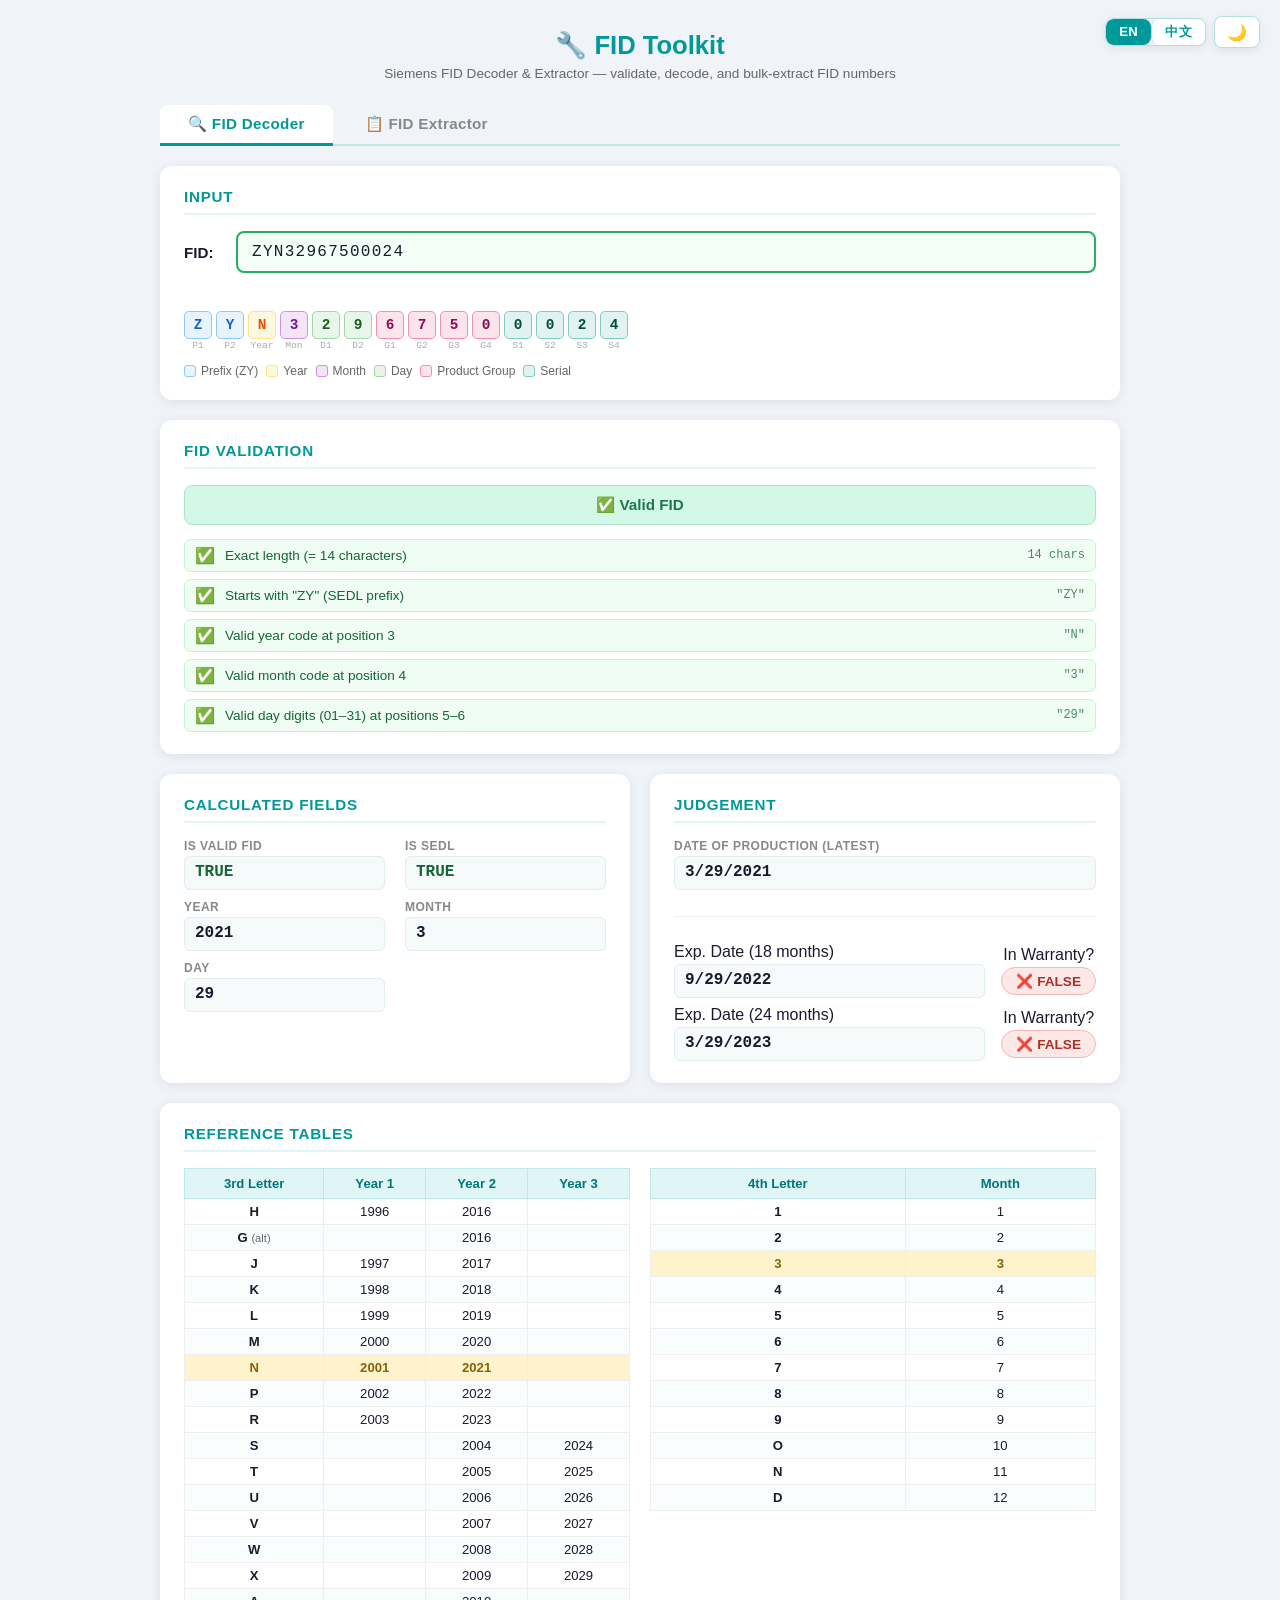
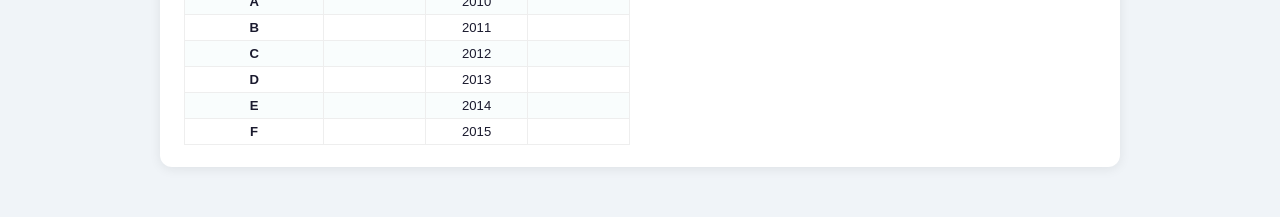
<file: warranty_tool.html>
<!DOCTYPE html>
<html lang="en">
<head>
  <meta charset="UTF-8" />
  <meta name="viewport" content="width=device-width, initial-scale=1.0"/>
  <title>FID Toolkit</title>
  <style>
    /* ══════════════════════════════════════════════
       CSS CUSTOM PROPERTIES — Light (default)
       ══════════════════════════════════════════════ */
    :root {
      --bg:            #f0f4f8;
      --surface:       #ffffff;
      --surface-alt:   #f7fafa;
      --border:        #e0eeee;
      --border-input:  #cce8e8;
      --border-accent: #c0e8e8;
      --text-primary:  #1a1a2e;
      --text-muted:    #666666;
      --text-faint:    #aaaaaa;
      --accent:        #009999;
      --accent-dark:   #007777;
      --accent-light:  #e0f5f5;
      --accent-lighter:#f0fafa;

      /* check-item states */
      --pass-bg:       #f0fdf4;
      --pass-border:   #bbf7d0;
      --pass-text:     #166534;
      --fail-bg:       #fef2f2;
      --fail-border:   #fecaca;
      --fail-text:     #991b1b;
      --idle-bg:       #f7f7f7;
      --idle-border:   #eeeeee;
      --idle-text:     #888888;

      /* badges */
      --badge-valid-bg:   #d4f8e8;
      --badge-valid-text: #1a7a4a;
      --badge-valid-bdr:  #a8e6c8;
      --badge-inv-bg:     #fde8e8;
      --badge-inv-text:   #a93226;
      --badge-inv-bdr:    #f5b7b1;
      --badge-na-bg:      #f0f0f0;
      --badge-na-text:    #999999;
      --badge-na-bdr:     #dddddd;
      --badge-dup-bg:     #fff8e1;
      --badge-dup-text:   #856404;
      --badge-dup-bdr:    #ffe082;

      /* anatomy chars */
      --char-default-bg:  #f5f5f5;
      --char-default-bdr: #dddddd;
      --char-default-txt: #555555;
      --char-prefix-bg:   #e8f4fd;
      --char-prefix-bdr:  #90caf9;
      --char-prefix-txt:  #1565c0;
      --char-year-bg:     #fff8e1;
      --char-year-bdr:    #ffe082;
      --char-year-txt:    #e65100;
      --char-month-bg:    #f3e5f5;
      --char-month-bdr:   #ce93d8;
      --char-month-txt:   #6a1b9a;
      --char-day-bg:      #e8f5e9;
      --char-day-bdr:     #a5d6a7;
      --char-day-txt:     #1b5e20;
      --char-group-bg:    #fce4ec;
      --char-group-bdr:   #f48fb1;
      --char-group-txt:   #880e4f;
      --char-serial-bg:   #e0f2f1;
      --char-serial-bdr:  #80cbc4;
      --char-serial-txt:  #004d40;
      --char-unknown-bg:  #fff3e0;
      --char-unknown-bdr: #ffcc80;
      --char-unknown-txt: #bf360c;
      --char-invalid-bg:  #fde8e8;
      --char-invalid-bdr: #e74c3c;
      --char-invalid-txt: #c0392b;

      /* tables */
      --table-head-bg:    #e0f5f5;
      --table-head-text:  #007777;
      --table-head-bdr:   #c0e8e8;
      --table-row-alt:    #f9fdfd;
      --table-row-bdr:    #eeeeee;
      --table-hl-bg:      #fff3cd;
      --table-hl-text:    #856404;

      /* valid banner */
      --banner-valid-bg:  #d4f8e8;
      --banner-valid-txt: #1a7a4a;
      --banner-valid-bdr: #a8e6c8;
      --banner-inv-bg:    #fde8e8;
      --banner-inv-txt:   #a93226;
      --banner-inv-bdr:   #f5b7b1;
      --banner-idle-bg:   #f0f0f0;
      --banner-idle-txt:  #999999;
      --banner-idle-bdr:  #dddddd;

      /* input states */
      --input-valid-bdr:  #27ae60;
      --input-valid-bg:   #f4fff8;
      --input-inv-bdr:    #e74c3c;
      --input-inv-bg:     #fff5f5;

      /* buttons */
      --btn-sec-bg:       #e0f5f5;
      --btn-sec-text:     #007777;
      --btn-sec-bdr:      #b2e0e0;
      --btn-sec-hover:    #c5ecec;
      --btn-danger-bg:    #fde8e8;
      --btn-danger-text:  #a93226;
      --btn-danger-bdr:   #f5b7b1;
      --btn-danger-hover: #fbd0ce;

      /* copy btn */
      --copy-bg:          #f0f0f0;
      --copy-bdr:         #dddddd;
      --copy-text:        #555555;
      --copy-done-bg:     #d4f8e8;
      --copy-done-text:   #1a7a4a;
      --copy-done-bdr:    #a8e6c8;

      /* shadow */
      --shadow:           rgba(0,0,0,0.08);

      /* tab bar */
      --tab-bar-bdr:      #c0e8e8;
      --tab-idle-text:    #888888;
      --tab-hover-bg:     #e0f5f5;

      /* stat */
      --stat-label:       #888888;

      /* export label */
      --export-label:     #888888;

      /* empty state */
      --empty-text:       #aaaaaa;
      --empty-hint:       #bbbbbb;

      /* divider */
      --divider:          #eeeeee;

      /* field label */
      --field-label:      #888888;

      /* lang/dark switcher */
      --switcher-bg:      #ffffff;
      --switcher-bdr:     #b2e0e0;
      --switcher-text:    #009999;
      --switcher-act-bg:  #009999;
      --switcher-act-txt: #ffffff;
      --switcher-hover:   #e0f5f5;
    }

    /* ══════════════════════════════════════════════
       DARK MODE OVERRIDES
       ══════════════════════════════════════════════ */
    [data-theme="dark"] {
      --bg:            #0f1117;
      --surface:       #1a1d27;
      --surface-alt:   #1e2130;
      --border:        #2a2d3e;
      --border-input:  #2e4a4a;
      --border-accent: #1e3a3a;
      --text-primary:  #e2e8f0;
      --text-muted:    #94a3b8;
      --text-faint:    #4a5568;
      --accent:        #00cccc;
      --accent-dark:   #00aaaa;
      --accent-light:  #0d2e2e;
      --accent-lighter:#0a2020;

      --pass-bg:       #052e16;
      --pass-border:   #166534;
      --pass-text:     #86efac;
      --fail-bg:       #2d0a0a;
      --fail-border:   #991b1b;
      --fail-text:     #fca5a5;
      --idle-bg:       #1e2130;
      --idle-border:   #2a2d3e;
      --idle-text:     #64748b;

      --badge-valid-bg:   #052e16;
      --badge-valid-text: #86efac;
      --badge-valid-bdr:  #166534;
      --badge-inv-bg:     #2d0a0a;
      --badge-inv-text:   #fca5a5;
      --badge-inv-bdr:    #991b1b;
      --badge-na-bg:      #1e2130;
      --badge-na-text:    #64748b;
      --badge-na-bdr:     #2a2d3e;
      --badge-dup-bg:     #2d2000;
      --badge-dup-text:   #fbbf24;
      --badge-dup-bdr:    #92400e;

      --char-default-bg:  #1e2130;
      --char-default-bdr: #2a2d3e;
      --char-default-txt: #94a3b8;
      --char-prefix-bg:   #0d1f3c;
      --char-prefix-bdr:  #1e3a6e;
      --char-prefix-txt:  #93c5fd;
      --char-year-bg:     #2d1f00;
      --char-year-bdr:    #78350f;
      --char-year-txt:    #fbbf24;
      --char-month-bg:    #1e0d2e;
      --char-month-bdr:   #581c87;
      --char-month-txt:   #d8b4fe;
      --char-day-bg:      #052e16;
      --char-day-bdr:     #166534;
      --char-day-txt:     #86efac;
      --char-group-bg:    #2d0a1e;
      --char-group-bdr:   #9d174d;
      --char-group-txt:   #f9a8d4;
      --char-serial-bg:   #042f2e;
      --char-serial-bdr:  #115e59;
      --char-serial-txt:  #5eead4;
      --char-unknown-bg:  #2d1500;
      --char-unknown-bdr: #92400e;
      --char-unknown-txt: #fb923c;
      --char-invalid-bg:  #2d0a0a;
      --char-invalid-bdr: #991b1b;
      --char-invalid-txt: #fca5a5;

      --table-head-bg:    #0d2e2e;
      --table-head-text:  #00cccc;
      --table-head-bdr:   #1e3a3a;
      --table-row-alt:    #1a1d27;
      --table-row-bdr:    #2a2d3e;
      --table-hl-bg:      #2d2000;
      --table-hl-text:    #fbbf24;

      --banner-valid-bg:  #052e16;
      --banner-valid-txt: #86efac;
      --banner-valid-bdr: #166534;
      --banner-inv-bg:    #2d0a0a;
      --banner-inv-txt:   #fca5a5;
      --banner-inv-bdr:   #991b1b;
      --banner-idle-bg:   #1e2130;
      --banner-idle-txt:  #64748b;
      --banner-idle-bdr:  #2a2d3e;

      --input-valid-bdr:  #166534;
      --input-valid-bg:   #052e16;
      --input-inv-bdr:    #991b1b;
      --input-inv-bg:     #2d0a0a;

      --btn-sec-bg:       #0d2e2e;
      --btn-sec-text:     #00cccc;
      --btn-sec-bdr:      #1e3a3a;
      --btn-sec-hover:    #1e4a4a;
      --btn-danger-bg:    #2d0a0a;
      --btn-danger-text:  #fca5a5;
      --btn-danger-bdr:   #991b1b;
      --btn-danger-hover: #3d1010;

      --copy-bg:          #1e2130;
      --copy-bdr:         #2a2d3e;
      --copy-text:        #94a3b8;
      --copy-done-bg:     #052e16;
      --copy-done-text:   #86efac;
      --copy-done-bdr:    #166534;

      --shadow:           rgba(0,0,0,0.4);

      --tab-bar-bdr:      #1e3a3a;
      --tab-idle-text:    #64748b;
      --tab-hover-bg:     #0d2e2e;

      --stat-label:       #64748b;
      --export-label:     #64748b;
      --empty-text:       #4a5568;
      --empty-hint:       #374151;
      --divider:          #2a2d3e;
      --field-label:      #64748b;

      --switcher-bg:      #1a1d27;
      --switcher-bdr:     #1e3a3a;
      --switcher-text:    #00cccc;
      --switcher-act-bg:  #00cccc;
      --switcher-act-txt: #0f1117;
      --switcher-hover:   #0d2e2e;
    }

    /* ══════════════════════════════════════════════
       BASE STYLES
       ══════════════════════════════════════════════ */
    * { box-sizing: border-box; margin: 0; padding: 0; }

    body {
      font-family: 'Segoe UI', Tahoma, Geneva, Verdana, sans-serif;
      background: var(--bg);
      color: var(--text-primary);
      padding: 30px 20px;
      transition: background 0.3s, color 0.3s;
    }

    h1 {
      text-align: center;
      font-size: 1.6rem;
      color: var(--accent);
      margin-bottom: 6px;
    }

    .subtitle {
      text-align: center;
      font-size: 0.85rem;
      color: var(--text-muted);
      margin-bottom: 24px;
    }

    /* ── Top Controls Bar (lang + dark) ── */
    .top-controls {
      position: fixed;
      top: 16px;
      right: 20px;
      z-index: 999;
      display: flex;
      gap: 8px;
      align-items: center;
    }

    .switcher {
      display: flex;
      border-radius: 8px;
      overflow: hidden;
      box-shadow: 0 2px 8px var(--shadow);
      border: 1.5px solid var(--switcher-bdr);
    }

    .switcher-btn {
      padding: 6px 13px;
      border: none;
      background: var(--switcher-bg);
      color: var(--switcher-text);
      font-size: 0.82rem;
      font-weight: 700;
      cursor: pointer;
      transition: background 0.18s, color 0.18s;
      letter-spacing: 0.03em;
      line-height: 1;
    }

    .switcher-btn + .switcher-btn {
      border-left: 1.5px solid var(--switcher-bdr);
    }

    .switcher-btn.active {
      background: var(--switcher-act-bg);
      color: var(--switcher-act-txt);
    }

    .switcher-btn:hover:not(.active) {
      background: var(--switcher-hover);
    }

    /* dark toggle is a single icon button */
    .dark-toggle {
      width: 36px;
      height: 32px;
      border-radius: 8px;
      border: 1.5px solid var(--switcher-bdr);
      background: var(--switcher-bg);
      color: var(--switcher-text);
      font-size: 1rem;
      cursor: pointer;
      display: flex;
      align-items: center;
      justify-content: center;
      box-shadow: 0 2px 8px var(--shadow);
      transition: background 0.18s, color 0.18s, border-color 0.18s;
    }

    .dark-toggle:hover { background: var(--switcher-hover); }

    /* ── Tab Bar ── */
    .tab-bar {
      display: flex;
      max-width: 960px;
      margin: 0 auto;
      border-bottom: 2px solid var(--tab-bar-bdr);
      gap: 4px;
    }

    .tab-btn {
      padding: 10px 28px;
      border: none;
      border-bottom: 3px solid transparent;
      background: transparent;
      font-size: 0.95rem;
      font-weight: 700;
      color: var(--tab-idle-text);
      cursor: pointer;
      border-radius: 8px 8px 0 0;
      transition: all 0.2s;
      margin-bottom: -2px;
      letter-spacing: 0.02em;
    }

    .tab-btn:hover { background: var(--tab-hover-bg); color: var(--accent); }

    .tab-btn.active {
      color: var(--accent);
      border-bottom: 3px solid var(--accent);
      background: var(--surface);
    }

    /* ── Tab Panels ── */
    .tab-panel { display: none; }
    .tab-panel.active { display: block; }

    /* ── Container ── */
    .container {
      max-width: 960px;
      margin: 0 auto;
      padding-top: 20px;
    }

    /* ── Cards ── */
    .grid-2 {
      display: grid;
      grid-template-columns: 1fr 1fr;
      gap: 20px;
    }

    .card {
      background: var(--surface);
      border-radius: 12px;
      padding: 22px 24px;
      box-shadow: 0 2px 12px var(--shadow);
      margin-bottom: 20px;
      transition: background 0.3s, box-shadow 0.3s;
    }

    .card.full-width { grid-column: 1 / -1; }

    .card h2 {
      font-size: 0.95rem;
      font-weight: 700;
      text-transform: uppercase;
      letter-spacing: 0.05em;
      color: var(--accent);
      border-bottom: 2px solid var(--accent-light);
      padding-bottom: 8px;
      margin-bottom: 16px;
    }

    /* ── Inputs ── */
    .input-group {
      display: flex;
      align-items: center;
      gap: 12px;
    }

    .input-group label {
      font-weight: 600;
      font-size: 0.95rem;
      white-space: nowrap;
      min-width: 40px;
      color: var(--text-primary);
    }

    input[type="text"] {
      flex: 1;
      padding: 10px 14px;
      border: 2px solid var(--border-input);
      border-radius: 8px;
      font-size: 1rem;
      font-family: 'Courier New', monospace;
      letter-spacing: 0.08em;
      transition: border-color 0.2s, background 0.3s, color 0.3s;
      outline: none;
      background: var(--surface);
      color: var(--text-primary);
    }

    input[type="text"]:focus   { border-color: var(--accent); }
    input[type="text"].invalid { border-color: var(--input-inv-bdr); background: var(--input-inv-bg); }
    input[type="text"].valid   { border-color: var(--input-valid-bdr); background: var(--input-valid-bg); }

    textarea {
      width: 100%;
      min-height: 160px;
      padding: 12px 14px;
      border: 2px solid var(--border-input);
      border-radius: 8px;
      font-size: 0.95rem;
      font-family: 'Courier New', monospace;
      resize: vertical;
      outline: none;
      transition: border-color 0.2s, background 0.3s, color 0.3s;
      color: var(--text-primary);
      background: var(--surface);
      line-height: 1.6;
    }

    textarea:focus { border-color: var(--accent); }

    .error-msg {
      color: var(--badge-inv-text);
      font-size: 0.8rem;
      margin-top: 6px;
      min-height: 18px;
    }

    /* ── Buttons ── */
    .toolbar {
      display: flex;
      align-items: center;
      gap: 12px;
      margin-top: 12px;
      flex-wrap: wrap;
    }

    button {
      padding: 9px 22px;
      border: none;
      border-radius: 8px;
      font-size: 0.9rem;
      font-weight: 700;
      cursor: pointer;
      transition: background 0.2s, transform 0.1s, color 0.2s;
    }

    button:active { transform: scale(0.97); }

    .btn-primary { background: var(--accent); color: #fff; }
    .btn-primary:hover { background: var(--accent-dark); }

    .btn-secondary {
      background: var(--btn-sec-bg);
      color: var(--btn-sec-text);
      border: 1px solid var(--btn-sec-bdr);
    }
    .btn-secondary:hover { background: var(--btn-sec-hover); }

    .btn-danger {
      background: var(--btn-danger-bg);
      color: var(--btn-danger-text);
      border: 1px solid var(--btn-danger-bdr);
    }
    .btn-danger:hover { background: var(--btn-danger-hover); }

    /* ── FID Anatomy ── */
    .fid-anatomy {
      display: flex;
      flex-wrap: wrap;
      gap: 4px;
      margin-top: 14px;
      font-family: 'Courier New', monospace;
      font-size: 0.82rem;
    }

    .fid-char {
      display: flex;
      flex-direction: column;
      align-items: center;
      gap: 2px;
    }

    .fid-char .char-box {
      width: 28px;
      height: 28px;
      display: flex;
      align-items: center;
      justify-content: center;
      border-radius: 5px;
      font-weight: 700;
      font-size: 0.9rem;
      border: 1.5px solid var(--char-default-bdr);
      background: var(--char-default-bg);
      color: var(--char-default-txt);
      transition: all 0.2s;
    }

    .fid-char .char-label {
      font-size: 0.6rem;
      color: var(--text-faint);
      text-align: center;
      line-height: 1.1;
    }

    .fid-char.role-prefix  .char-box { background: var(--char-prefix-bg);  border-color: var(--char-prefix-bdr);  color: var(--char-prefix-txt); }
    .fid-char.role-year    .char-box { background: var(--char-year-bg);    border-color: var(--char-year-bdr);    color: var(--char-year-txt); }
    .fid-char.role-month   .char-box { background: var(--char-month-bg);   border-color: var(--char-month-bdr);   color: var(--char-month-txt); }
    .fid-char.role-day     .char-box { background: var(--char-day-bg);     border-color: var(--char-day-bdr);     color: var(--char-day-txt); }
    .fid-char.role-group   .char-box { background: var(--char-group-bg);   border-color: var(--char-group-bdr);   color: var(--char-group-txt); }
    .fid-char.role-serial  .char-box { background: var(--char-serial-bg);  border-color: var(--char-serial-bdr);  color: var(--char-serial-txt); }
    .fid-char.role-unknown .char-box { background: var(--char-unknown-bg); border-color: var(--char-unknown-bdr); color: var(--char-unknown-txt); }
    .fid-char.role-invalid .char-box { background: var(--char-invalid-bg); border-color: var(--char-invalid-bdr); color: var(--char-invalid-txt); }

    /* ── Fields Grid ── */
    .fields-grid {
      display: grid;
      grid-template-columns: 1fr 1fr;
      gap: 10px 20px;
    }

    .field-item {
      display: flex;
      flex-direction: column;
      gap: 3px;
    }

    .field-item .field-label {
      font-size: 0.75rem;
      font-weight: 600;
      color: var(--field-label);
      text-transform: uppercase;
      letter-spacing: 0.04em;
    }

    .field-value {
      font-size: 1rem;
      font-weight: 700;
      color: var(--text-primary);
      font-family: 'Courier New', monospace;
      background: var(--surface-alt);
      padding: 6px 10px;
      border-radius: 6px;
      border: 1px solid var(--border);
      min-height: 34px;
      transition: background 0.3s, color 0.3s;
    }

    .field-value.true  { color: var(--pass-text); }
    .field-value.false { color: var(--fail-text); }
    .field-value.empty { color: var(--text-faint); font-style: italic; font-weight: 400; }

    /* ── Checklist ── */
    .checklist { display: flex; flex-direction: column; gap: 7px; }

    .check-item {
      display: flex;
      align-items: center;
      gap: 10px;
      font-size: 0.85rem;
      padding: 6px 10px;
      border-radius: 7px;
      background: var(--idle-bg);
      border: 1px solid var(--idle-border);
      color: var(--idle-text);
      transition: background 0.2s, border-color 0.2s, color 0.2s;
    }

    .check-item.pass { background: var(--pass-bg); border-color: var(--pass-border); color: var(--pass-text); }
    .check-item.fail { background: var(--fail-bg); border-color: var(--fail-border); color: var(--fail-text); }

    .check-icon   { font-size: 1rem; flex-shrink: 0; }
    .check-text   { flex: 1; }
    .check-detail { font-size: 0.75rem; opacity: 0.75; margin-left: auto; font-family: 'Courier New', monospace; }

    /* ── Badges ── */
    .badge {
      display: inline-block;
      padding: 5px 14px;
      border-radius: 20px;
      font-size: 0.85rem;
      font-weight: 700;
      text-align: center;
    }

    .badge.in-warranty  { background: var(--badge-valid-bg); color: var(--badge-valid-text); border: 1px solid var(--badge-valid-bdr); }
    .badge.out-warranty { background: var(--badge-inv-bg);   color: var(--badge-inv-text);   border: 1px solid var(--badge-inv-bdr); }
    .badge.unknown      { background: var(--badge-na-bg);    color: var(--badge-na-text);    border: 1px solid var(--badge-na-bdr); }

    .badge-valid        { background: var(--badge-valid-bg); color: var(--badge-valid-text); border: 1px solid var(--badge-valid-bdr); }
    .badge-invalid      { background: var(--badge-inv-bg);   color: var(--badge-inv-text);   border: 1px solid var(--badge-inv-bdr); }
    .badge-warranty-in  { background: var(--badge-valid-bg); color: var(--badge-valid-text); border: 1px solid var(--badge-valid-bdr); }
    .badge-warranty-out { background: var(--badge-inv-bg);   color: var(--badge-inv-text);   border: 1px solid var(--badge-inv-bdr); }
    .badge-warranty-na  { background: var(--badge-na-bg);    color: var(--badge-na-text);    border: 1px solid var(--badge-na-bdr); }

    /* ── Valid Banner ── */
    .valid-banner {
      padding: 10px 16px;
      border-radius: 8px;
      font-weight: 700;
      font-size: 0.95rem;
      text-align: center;
      margin-bottom: 14px;
      transition: all 0.3s;
    }

    .valid-banner.valid   { background: var(--banner-valid-bg); color: var(--banner-valid-txt); border: 1px solid var(--banner-valid-bdr); }
    .valid-banner.invalid { background: var(--banner-inv-bg);   color: var(--banner-inv-txt);   border: 1px solid var(--banner-inv-bdr); }
    .valid-banner.idle    { background: var(--banner-idle-bg);  color: var(--banner-idle-txt);  border: 1px solid var(--banner-idle-bdr); }

    /* ── Legend ── */
    .legend { display: flex; flex-wrap: wrap; gap: 8px; margin-top: 12px; }

    .legend-item {
      display: flex;
      align-items: center;
      gap: 5px;
      font-size: 0.75rem;
      color: var(--text-muted);
    }

    .legend-dot { width: 12px; height: 12px; border-radius: 3px; flex-shrink: 0; }

    /* ── Reference Tables ── */
    .ref-wrapper { display: grid; grid-template-columns: 1fr 1fr; gap: 20px; }

    table { width: 100%; border-collapse: collapse; font-size: 0.82rem; }

    table th {
      background: var(--table-head-bg);
      color: var(--table-head-text);
      font-weight: 700;
      padding: 7px 10px;
      text-align: center;
      border: 1px solid var(--table-head-bdr);
    }

    table td {
      padding: 5px 10px;
      border: 1px solid var(--table-row-bdr);
      text-align: center;
      color: var(--text-primary);
      background: var(--surface);
      transition: background 0.3s, color 0.3s;
    }

    table tr:nth-child(even) td { background: var(--table-row-alt); }

    table tr.highlight td {
      background: var(--table-hl-bg);
      font-weight: 700;
      color: var(--table-hl-text);
    }

    /* ── Divider ── */
    .divider { border: none; border-top: 1px solid var(--divider); margin: 14px 0; }

    /* ── Stats ── */
    .stats-bar { display: flex; gap: 20px; flex-wrap: wrap; margin-left: auto; }
    .stat { display: flex; flex-direction: column; align-items: center; }
    .stat-value { font-size: 1.3rem; font-weight: 800; color: var(--accent); line-height: 1; }
    .stat-label { font-size: 0.7rem; color: var(--stat-label); text-transform: uppercase; letter-spacing: 0.04em; }

    /* ── Results Table ── */
    .table-wrapper { overflow-x: auto; }

    #resultsTable th { text-align: left; padding: 10px 12px; white-space: nowrap; }
    #resultsTable td { padding: 8px 12px; vertical-align: middle; white-space: nowrap;}
    #resultsTable tr:hover td { background: var(--accent-lighter);}
    #resultsTable { table-layout: auto; width: auto; min-width: 100%;}

    td.fid-cell {
      font-family: 'Courier New', monospace;
      font-weight: 700;
      font-size: 0.95rem;
      letter-spacing: 0.06em;
      color: var(--text-primary);
    }

    /* ── Anatomy Mini ── */
    .fid-anatomy-mini { display: flex; gap: 2px; flex-wrap: nowrap; }
    .fid-char-mini { display: flex; flex-direction: column; align-items: center; }

    .char-box-mini {
      width: 22px; height: 22px;
      display: flex; align-items: center; justify-content: center;
      border-radius: 4px;
      font-weight: 700; font-size: 0.72rem;
      border: 1px solid var(--char-default-bdr);
      background: var(--char-default-bg);
      color: var(--char-default-txt);
    }

    .role-prefix .char-box-mini { background: var(--char-prefix-bg);  border-color: var(--char-prefix-bdr);  color: var(--char-prefix-txt); }
    .role-year   .char-box-mini { background: var(--char-year-bg);    border-color: var(--char-year-bdr);    color: var(--char-year-txt); }
    .role-month  .char-box-mini { background: var(--char-month-bg);   border-color: var(--char-month-bdr);   color: var(--char-month-txt); }
    .role-day    .char-box-mini { background: var(--char-day-bg);     border-color: var(--char-day-bdr);     color: var(--char-day-txt); }
    .role-group  .char-box-mini { background: var(--char-group-bg);   border-color: var(--char-group-bdr);   color: var(--char-group-txt); }
    .role-serial .char-box-mini { background: var(--char-serial-bg);  border-color: var(--char-serial-bdr);  color: var(--char-serial-txt); }

    /* ── Copy Button ── */
    .copy-btn {
      padding: 3px 10px;
      font-size: 0.75rem;
      font-weight: 600;
      background: var(--copy-bg);
      border: 1px solid var(--copy-bdr);
      border-radius: 6px;
      cursor: pointer;
      color: var(--copy-text);
      transition: background 0.15s, color 0.15s;
    }

    .copy-btn:hover  { background: var(--btn-sec-bg); color: var(--btn-sec-text); border-color: var(--btn-sec-bdr); }
    .copy-btn.copied { background: var(--copy-done-bg); color: var(--copy-done-text); border-color: var(--copy-done-bdr); }

    /* ── Export Bar ── */
    .export-bar { display: flex; gap: 10px; align-items: center; flex-wrap: wrap; margin-bottom: 14px; }
    .export-label { font-size: 0.8rem; color: var(--export-label); font-weight: 600; text-transform: uppercase; letter-spacing: 0.04em; }

    /* ── Empty State ── */
    .empty-state { text-align: center; padding: 40px 20px; color: var(--empty-text); font-size: 0.95rem; }
    .empty-state .empty-icon { font-size: 2.5rem; margin-bottom: 10px; }

    /* ── Responsive ── */
    @media (max-width: 640px) {
      .grid-2      { grid-template-columns: 1fr; }
      .card.full-width { grid-column: 1; }
      .ref-wrapper { grid-template-columns: 1fr; }
      .fields-grid { grid-template-columns: 1fr; }
      .stats-bar   { margin-left: 0; }
      .toolbar     { flex-direction: column; align-items: flex-start; }
      .tab-btn     { padding: 10px 16px; font-size: 0.85rem; }
      .top-controls { top: 10px; right: 10px; gap: 6px; }
      .switcher-btn { padding: 6px 9px; font-size: 0.78rem; }

      body { padding: 20px 12px; }
      h1 { font-size: 1.3rem; }
      .subtitle { font-size: 0.78rem; margin-bottom: 18px; }
      .card { padding: 16px; border-radius: 10px; margin-bottom: 14px; }
      .card h2 { font-size: 0.85rem; padding-bottom: 6px; margin-bottom: 12px; }

      .input-group { flex-direction: column; align-items: stretch; gap: 6px; }
      .input-group label { min-width: auto; font-size: 0.85rem; }
      input[type="text"] { font-size: 0.9rem; padding: 9px 12px; letter-spacing: 0.06em; }

      textarea { min-height: 120px; font-size: 0.85rem; padding: 10px 12px; }

      .fid-anatomy { gap: 3px; margin-top: 10px; font-size: 0.75rem; }
      .fid-char .char-box { width: 24px; height: 24px; font-size: 0.78rem; border-radius: 4px; }
      .fid-char .char-label { font-size: 0.5rem; }

      .legend { gap: 5px; margin-top: 8px; }
      .legend-item { font-size: 0.68rem; gap: 4px; }
      .legend-dot { width: 10px; height: 10px; }

      .check-item { font-size: 0.78rem; padding: 5px 8px; gap: 7px; }
      .check-icon { font-size: 0.85rem; }
      .check-detail { font-size: 0.68rem; }

      .field-item .field-label { font-size: 0.68rem; }
      .field-value { font-size: 0.88rem; padding: 5px 8px; min-height: 30px; }

      .valid-banner { font-size: 0.85rem; padding: 8px 12px; margin-bottom: 10px; }

      .badge { font-size: 0.75rem; padding: 4px 10px; }

      table { font-size: 0.72rem; }
      table th { padding: 5px 6px; }
      table td { padding: 4px 6px; }

      .export-bar { flex-direction: column; align-items: flex-start; gap: 6px; margin-bottom: 10px; }
      .export-label { font-size: 0.72rem; }

      .stats-bar { gap: 10px; width: 100%; justify-content: space-around; }
      .stat-value { font-size: 1.1rem; }
      .stat-label { font-size: 0.62rem; }

      .empty-state { padding: 24px 14px; font-size: 0.85rem; }
      .empty-state .empty-icon { font-size: 2rem; }

      .tab-bar { gap: 2px; }
      .tab-btn { padding: 8px 12px; font-size: 0.78rem; border-radius: 6px 6px 0 0; }

      .fid-anatomy-mini { gap: 1px; }
      .char-box-mini { width: 18px; height: 18px; font-size: 0.6rem; }

      .copy-btn { padding: 2px 8px; font-size: 0.68rem; }

      button { padding: 8px 16px; font-size: 0.82rem; }

      .toolbar { gap: 8px; margin-top: 8px; }
      .toolbar button { width: 100%; }

      .divider { margin: 10px 0; }

      /* Results table: hide less important columns on very small screens */
      #resultsTable th:nth-child(3),
      #resultsTable td:nth-child(3),
      #resultsTable th:nth-child(7),
      #resultsTable td:nth-child(7),
      #resultsTable th:nth-child(8),
      #resultsTable td:nth-child(8),
      #resultsTable th:nth-child(10),
      #resultsTable td:nth-child(10),
      #resultsTable th:nth-child(13),
      #resultsTable td:nth-child(13) {
        display: none;
      }
    }

    @media (max-width: 480px) {
      body { padding: 14px 8px; }
      h1 { font-size: 1.15rem; }
      .card { padding: 12px; border-radius: 8px; margin-bottom: 10px; }
      .card h2 { font-size: 0.8rem; }

      .top-controls { top: 6px; right: 6px; gap: 4px; }
      .switcher-btn { padding: 5px 7px; font-size: 0.7rem; }
      .dark-toggle { width: 30px; height: 28px; font-size: 0.85rem; }

      .tab-btn { padding: 6px 10px; font-size: 0.72rem; }

      input[type="text"] { font-size: 0.82rem; padding: 8px 10px; }
      textarea { min-height: 100px; font-size: 0.8rem; padding: 8px 10px; }

      .fid-char .char-box { width: 20px; height: 20px; font-size: 0.7rem; }
      .fid-char .char-label { font-size: 0.45rem; }

      .field-value { font-size: 0.82rem; padding: 4px 7px; min-height: 26px; }

      .check-item { font-size: 0.72rem; padding: 4px 7px; }
      .check-detail { font-size: 0.62rem; }

      .valid-banner { font-size: 0.78rem; padding: 6px 10px; }

      .badge { font-size: 0.68rem; padding: 3px 8px; }

      table { font-size: 0.65rem; }
      table th { padding: 4px 4px; }
      table td { padding: 3px 4px; }

      .stat-value { font-size: 1rem; }
      .stat-label { font-size: 0.58rem; }

      .char-box-mini { width: 15px; height: 15px; font-size: 0.52rem; }

      button { padding: 7px 14px; font-size: 0.78rem; }

      /* Hide even more columns on very small screens */
      #resultsTable th:nth-child(5),
      #resultsTable td:nth-child(5),
      #resultsTable th:nth-child(6),
      #resultsTable td:nth-child(6),
      #resultsTable th:nth-child(9),
      #resultsTable td:nth-child(9),
      #resultsTable th:nth-child(11),
      #resultsTable td:nth-child(11),
      #resultsTable th:nth-child(12),
      #resultsTable td:nth-child(12) {
        display: none;
      }
    }
  </style>
</head>
<body>

<!-- ── Top Controls: Language + Dark Mode ── -->
<div class="top-controls">
  <!-- Language switcher -->
  <div class="switcher">
    <button class="switcher-btn" id="btn-en" onclick="setLang('en')">EN</button>
    <button class="switcher-btn" id="btn-zh" onclick="setLang('zh')">中文</button>
  </div>
  <!-- Dark mode toggle -->
  <button class="dark-toggle" id="darkToggle" onclick="toggleDark()" title="Toggle dark mode">🌙</button>
</div>

<h1>🔧 FID Toolkit</h1>
<p class="subtitle" data-i18n="subtitle"></p>

<!-- ── Tab Bar ── -->
<div class="tab-bar">
  <button class="tab-btn active" onclick="switchTab('decoder', this)"   data-i18n="tab_decoder"></button>
  <button class="tab-btn"        onclick="switchTab('extractor', this)" data-i18n="tab_extractor"></button>
</div>

<!-- ════════════════════════════════════════════════
     TAB 1 — DECODER
     ════════════════════════════════════════════════ -->
<div id="tab-decoder" class="tab-panel active">
  <div class="container">

    <div class="card">
      <h2 data-i18n="dec_input"></h2>
      <div class="input-group">
        <label>FID:</label>
        <input type="text" id="fidInput"
               data-i18n-placeholder="dec_placeholder"
               maxlength="14" autocomplete="off" spellcheck="false"/>
      </div>
      <div class="error-msg" id="errorMsg"></div>
      <div class="fid-anatomy" id="fidAnatomy"></div>
      <div class="legend" id="fidLegend" style="display:none;">
        <div class="legend-item">
          <div class="legend-dot" style="background:var(--char-prefix-bg);border:1px solid var(--char-prefix-bdr);"></div>
          <span data-i18n="legend_prefix"></span>
        </div>
        <div class="legend-item">
          <div class="legend-dot" style="background:var(--char-year-bg);border:1px solid var(--char-year-bdr);"></div>
          <span data-i18n="legend_year"></span>
        </div>
        <div class="legend-item">
          <div class="legend-dot" style="background:var(--char-month-bg);border:1px solid var(--char-month-bdr);"></div>
          <span data-i18n="legend_month"></span>
        </div>
        <div class="legend-item">
          <div class="legend-dot" style="background:var(--char-day-bg);border:1px solid var(--char-day-bdr);"></div>
          <span data-i18n="legend_day"></span>
        </div>
        <div class="legend-item">
          <div class="legend-dot" style="background:var(--char-group-bg);border:1px solid var(--char-group-bdr);"></div>
          <span data-i18n="legend_group"></span>
        </div>
        <div class="legend-item">
          <div class="legend-dot" style="background:var(--char-serial-bg);border:1px solid var(--char-serial-bdr);"></div>
          <span data-i18n="legend_serial"></span>
        </div>
      </div>
    </div>

    <div class="card">
      <h2 data-i18n="dec_validation"></h2>
      <div class="valid-banner idle" id="validBanner" data-i18n="banner_idle"></div>
      <div class="checklist" id="checklist">
        <div class="check-item idle" id="chk-length">
          <span class="check-icon">○</span>
          <span class="check-text" data-i18n="chk_length"></span>
          <span class="check-detail" id="chk-length-detail"></span>
        </div>
        <div class="check-item idle" id="chk-prefix">
          <span class="check-icon">○</span>
          <span class="check-text" data-i18n="chk_prefix"></span>
          <span class="check-detail" id="chk-prefix-detail"></span>
        </div>
        <div class="check-item idle" id="chk-year">
          <span class="check-icon">○</span>
          <span class="check-text" data-i18n="chk_year"></span>
          <span class="check-detail" id="chk-year-detail"></span>
        </div>
        <div class="check-item idle" id="chk-month">
          <span class="check-icon">○</span>
          <span class="check-text" data-i18n="chk_month"></span>
          <span class="check-detail" id="chk-month-detail"></span>
        </div>
        <div class="check-item idle" id="chk-day">
          <span class="check-icon">○</span>
          <span class="check-text" data-i18n="chk_day"></span>
          <span class="check-detail" id="chk-day-detail"></span>
        </div>
      </div>
    </div>

    <div class="grid-2">
      <div class="card">
        <h2 data-i18n="dec_calc_fields"></h2>
        <div class="fields-grid">
          <div class="field-item">
            <span class="field-label" data-i18n="field_is_valid"></span>
            <span class="field-value" id="isValidFID"><span class="empty">—</span></span>
          </div>
          <div class="field-item">
            <span class="field-label" data-i18n="field_is_sedl"></span>
            <span class="field-value" id="isSEDL"><span class="empty">—</span></span>
          </div>
          <div class="field-item">
            <span class="field-label" data-i18n="field_year"></span>
            <span class="field-value" id="calcYear"><span class="empty">—</span></span>
          </div>
          <div class="field-item">
            <span class="field-label" data-i18n="field_month"></span>
            <span class="field-value" id="calcMonth"><span class="empty">—</span></span>
          </div>
          <div class="field-item">
            <span class="field-label" data-i18n="field_day"></span>
            <span class="field-value" id="calcDay"><span class="empty">—</span></span>
          </div>
        </div>
      </div>

      <div class="card">
        <h2 data-i18n="dec_judgement"></h2>
        <div style="display:flex;flex-direction:column;gap:12px;">
          <div class="field-item">
            <span class="field-label" data-i18n="field_prod_date"></span>
            <span class="field-value" id="prodDate"><span class="empty">—</span></span>
          </div>
          <hr class="divider"/>
          <div style="display:grid;grid-template-columns:1fr auto;gap:8px 16px;align-items:center;">
            <div>
              <div class="field-label" data-i18n="field_exp18"></div>
              <div class="field-value" id="expDate18" style="margin-top:3px;"><span class="empty">—</span></div>
            </div>
            <div style="text-align:center;">
              <div class="field-label" data-i18n="field_warranty_q"></div>
              <div id="warranty18" class="badge unknown" style="margin-top:3px;">—</div>
            </div>
            <div>
              <div class="field-label" data-i18n="field_exp24"></div>
              <div class="field-value" id="expDate24" style="margin-top:3px;"><span class="empty">—</span></div>
            </div>
            <div style="text-align:center;">
              <div class="field-label" data-i18n="field_warranty_q"></div>
              <div id="warranty24" class="badge unknown" style="margin-top:3px;">—</div>
            </div>
          </div>
        </div>
      </div>
    </div>

    <div class="card">
      <h2 data-i18n="dec_ref_tables"></h2>
      <div class="ref-wrapper">
        <div>
          <table id="yearTable">
            <thead>
              <tr>
                <th data-i18n="ref_year_col0"></th>
                <th data-i18n="ref_year_col1"></th>
                <th data-i18n="ref_year_col2"></th>
                <th data-i18n="ref_year_col3"></th>
              </tr>
            </thead>
            <tbody></tbody>
          </table>
        </div>
        <div>
          <table id="monthTable">
            <thead>
              <tr>
                <th data-i18n="ref_month_col0"></th>
                <th data-i18n="ref_month_col1"></th>
              </tr>
            </thead>
            <tbody></tbody>
          </table>
        </div>
      </div>
    </div>

  </div>
</div>

<!-- ════════════════════════════════════════════════
     TAB 2 — EXTRACTOR
     ════════════════════════════════════════════════ -->
<div id="tab-extractor" class="tab-panel">
  <div class="container">

    <div class="card">
      <h2 data-i18n="ext_input"></h2>
      <textarea id="inputText" data-i18n-placeholder="ext_placeholder"></textarea>
      <div class="toolbar">
        <button class="btn-primary"   onclick="extractFIDs()"    data-i18n="btn_extract"></button>
        <button class="btn-secondary" onclick="loadSample()"     data-i18n="btn_sample"></button>
        <button class="btn-danger"    onclick="clearExtractor()" data-i18n="btn_clear"></button>
        <div class="stats-bar" id="statsBar" style="display:none;">
          <div class="stat">
            <span class="stat-value" id="statTotal">0</span>
            <span class="stat-label" data-i18n="stat_found"></span>
          </div>
          <div class="stat">
            <span class="stat-value" id="statValid">0</span>
            <span class="stat-label" data-i18n="stat_valid"></span>
          </div>
          <div class="stat">
            <span class="stat-value" id="statInvalid">0</span>
            <span class="stat-label" data-i18n="stat_invalid"></span>
          </div>
          <div class="stat">
            <span class="stat-value" id="statUnique">0</span>
            <span class="stat-label" data-i18n="stat_unique"></span>
          </div>
        </div>
      </div>
    </div>

    <div class="card" id="resultsCard" style="display:none;">
      <h2 data-i18n="ext_results"></h2>
      <div class="export-bar">
        <span class="export-label" data-i18n="export_label"></span>
        <button class="btn-secondary" onclick="exportCSV()"   data-i18n="btn_csv"></button>
        <button class="btn-secondary" onclick="exportJSON()"  data-i18n="btn_json"></button>
        <button class="btn-secondary" onclick="copyAllFIDs()" data-i18n="btn_copy_all"></button>
      </div>
      <div class="table-wrapper">
        <table id="resultsTable">
          <thead>
            <tr>
              <th data-i18n="col_num"></th>
              <th>FID</th>
              <th data-i18n="col_anatomy"></th>
              <th data-i18n="col_valid"></th>
              <th data-i18n="col_year"></th>
              <th data-i18n="col_month"></th>
              <th data-i18n="col_day"></th>
              <th data-i18n="col_prod_date"></th>
              <th data-i18n="col_exp18"></th>
              <th data-i18n="col_warranty18"></th>
              <th data-i18n="col_exp24"></th>
              <th data-i18n="col_warranty24"></th>
              <th data-i18n="col_dup"></th>
              <th data-i18n="col_action"></th>
            </tr>
          </thead>
          <tbody id="resultsBody"></tbody>
        </table>
      </div>
      <div id="emptyState" class="empty-state" style="display:none;">
        <div class="empty-icon">📭</div>
        <div data-i18n="empty_main"></div>
        <div style="font-size:0.8rem;margin-top:6px;" data-i18n="empty_hint"></div>
      </div>
    </div>

  </div>
</div>

<!-- ════════════════════════════════════════════════
     SCRIPT
     ════════════════════════════════════════════════ -->
<script>
  // ══════════════════════════════════════════════════
  // DARK MODE
  // ══════════════════════════════════════════════════
  const DARK_KEY = 'fidToolkitDark';

  // Resolve initial theme:
  // 1. Check localStorage (user override)
  // 2. Fall back to OS preference
  function getInitialTheme() {
    const saved = localStorage.getItem(DARK_KEY);
    if (saved !== null) return saved === 'true';
    return window.matchMedia('(prefers-color-scheme: dark)').matches;
  }

  let isDark = getInitialTheme();

  function applyTheme(dark) {
    document.documentElement.setAttribute('data-theme', dark ? 'dark' : 'light');
    document.getElementById('darkToggle').textContent = dark ? '☀️' : '🌙';
    document.getElementById('darkToggle').title = dark
      ? (currentLang === 'zh' ? '切换到浅色模式' : 'Switch to light mode')
      : (currentLang === 'zh' ? '切换到深色模式' : 'Switch to dark mode');
  }

  function toggleDark() {
    isDark = !isDark;
    localStorage.setItem(DARK_KEY, isDark);
    applyTheme(isDark);
  }

  // Listen for OS-level changes (only applies if user hasn't overridden)
  window.matchMedia('(prefers-color-scheme: dark)').addEventListener('change', e => {
    if (localStorage.getItem(DARK_KEY) === null) {
      isDark = e.matches;
      applyTheme(isDark);
    }
  });

  // ══════════════════════════════════════════════════
  // i18n
  // ══════════════════════════════════════════════════
  const TRANSLATIONS = {
    en: {
      subtitle:        'Siemens FID Decoder & Extractor — validate, decode, and bulk-extract FID numbers',
      tab_decoder:     '🔍 FID Decoder',
      tab_extractor:   '📋 FID Extractor',
      dec_input:       'Input',
      dec_placeholder: 'e.g. ZYN32967500024',
      dec_validation:  'FID Validation',
      dec_calc_fields: 'Calculated Fields',
      dec_judgement:   'Judgement',
      dec_ref_tables:  'Reference Tables',
      banner_idle:     'Enter a FID to validate',
      banner_valid:    '✅ Valid FID',
      banner_invalid:  '❌ Invalid FID',
      chk_length:  'Exact length (= 14 characters)',
      chk_prefix:  'Starts with "ZY" (SEDL prefix)',
      chk_year:    'Valid year code at position 3',
      chk_month:   'Valid month code at position 4',
      chk_day:     'Valid day digits (01–31) at positions 5–6',
      field_is_valid:  'Is Valid FID',
      field_is_sedl:   'Is SEDL',
      field_year:      'Year',
      field_month:     'Month',
      field_day:       'Day',
      field_prod_date: 'Date of Production (Latest)',
      field_exp18:     'Exp. Date (18 months)',
      field_exp24:     'Exp. Date (24 months)',
      field_warranty_q:'In Warranty?',
      legend_prefix:   'Prefix (ZY)',
      legend_year:     'Year',
      legend_month:    'Month',
      legend_day:      'Day',
      legend_group:    'Product Group',
      legend_serial:   'Serial',
      ref_year_col0:   '3rd Letter',
      ref_year_col1:   'Year 1',
      ref_year_col2:   'Year 2',
      ref_year_col3:   'Year 3',
      ref_month_col0:  '4th Letter',
      ref_month_col1:  'Month',
      ext_input:       'Input Text',
      ext_placeholder: 'Paste any text here — emails, reports, logs containing FID numbers like ZYN32967500024 ...',
      ext_results:     'Extraction Results',
      btn_extract:     '🔍 Extract FIDs',
      btn_sample:      '📋 Load Sample',
      btn_clear:       '🗑 Clear',
      btn_csv:         '⬇ CSV',
      btn_json:        '⬇ JSON',
      btn_copy_all:    '📋 Copy All FIDs',
      stat_found:      'Found',
      stat_valid:      'Valid',
      stat_invalid:    'Invalid',
      stat_unique:     'Unique',
      export_label:    'Export:',
      col_num:         '#',
      col_anatomy:     'Anatomy',
      col_valid:       'Valid',
      col_year:        'Year',
      col_month:       'Month',
      col_day:         'Day',
      col_prod_date:   'Production Date',
      col_exp18:       'Exp. (18 mo)',
      col_warranty18:  'In Warranty (18 mo)',
      col_exp24:       'Exp. (24 mo)',
      col_warranty24:  'In Warranty (24 mo)',
      col_dup:         'Duplicate',
      col_action:      'Action',
      empty_main:      'No FID numbers found in the provided text.',
      empty_hint:      'FIDs must be exactly 14 characters starting with ZY',
      badge_valid:     '✅ Valid',
      badge_invalid:   '❌ Invalid',
      badge_w_yes:     '✅ Yes',
      badge_w_no:      '❌ No',
      badge_w_true:    '✅ TRUE',
      badge_w_false:   '❌ FALSE',
      badge_dup:       '⚠ Yes',
      btn_copy:        'Copy',
      btn_copied:      '✅ Copied',
      dark_on:         'Switch to light mode',
      dark_off:        'Switch to dark mode',
      copied_alert:    (n) => `✅ ${n} FID(s) copied to clipboard!`,
    },
    zh: {
      subtitle:        'Siemens FID 解码器与提取器 — 验证、解码并批量提取 FID 编号',
      tab_decoder:     '🔍 FID 解码器',
      tab_extractor:   '📋 FID 提取器',
      dec_input:       '输入',
      dec_placeholder: '例如 ZYN32967500024',
      dec_validation:  'FID 验证',
      dec_calc_fields: '计算字段',
      dec_judgement:   '判断结果',
      dec_ref_tables:  '参考表',
      banner_idle:     '请输入 FID 进行验证',
      banner_valid:    '✅ 有效 FID',
      banner_invalid:  '❌ 无效 FID',
      chk_length:  '长度必须为 14 个字符',
      chk_prefix:  '以 "ZY" 开头（SEDL 前缀）',
      chk_year:    '第 3 位为有效年份代码',
      chk_month:   '第 4 位为有效月份代码',
      chk_day:     '第 5–6 位为有效日期数字（01–31）',
      field_is_valid:  '是否有效 FID',
      field_is_sedl:   '是否 SEDL',
      field_year:      '年份',
      field_month:     '月份',
      field_day:       '日期',
      field_prod_date: '生产日期（最新）',
      field_exp18:     '到期日期（18 个月）',
      field_exp24:     '到期日期（24 个月）',
      field_warranty_q:'在保修期内？',
      legend_prefix:   '前缀 (ZY)',
      legend_year:     '年份',
      legend_month:    '月份',
      legend_day:      '日期',
      legend_group:    '产品组',
      legend_serial:   '序列号',
      ref_year_col0:   '第3位字母',
      ref_year_col1:   '年份 1',
      ref_year_col2:   '年份 2',
      ref_year_col3:   '年份 3',
      ref_month_col0:  '第4位字母',
      ref_month_col1:  '月份',
      ext_input:       '输入文本',
      ext_placeholder: '在此粘贴任意文本 — 邮件、报告、日志，包含如 ZYN32967500024 的 FID 编号 ...',
      ext_results:     '提取结果',
      btn_extract:     '🔍 提取 FID',
      btn_sample:      '📋 加载示例',
      btn_clear:       '🗑 清除',
      btn_csv:         '⬇ CSV',
      btn_json:        '⬇ JSON',
      btn_copy_all:    '📋 复制全部 FID',
      stat_found:      '已找到',
      stat_valid:      '有效',
      stat_invalid:    '无效',
      stat_unique:     '唯一',
      export_label:    '导出：',
      col_num:         '序号',
      col_anatomy:     '结构',
      col_valid:       '有效',
      col_year:        '年份',
      col_month:       '月份',
      col_day:         '日期',
      col_prod_date:   '生产日期',
      col_exp18:       '到期（18月）',
      col_warranty18:  '保修期内（18月）',
      col_exp24:       '到期（24月）',
      col_warranty24:  '保修期内（24月）',
      col_dup:         '重复',
      col_action:      '操作',
      empty_main:      '在提供的文本中未找到 FID 编号。',
      empty_hint:      'FID 必须恰好为 14 个字符且以 ZY 开头',
      badge_valid:     '✅ 有效',
      badge_invalid:   '❌ 无效',
      badge_w_yes:     '✅ 是',
      badge_w_no:      '❌ 否',
      badge_w_true:    '✅ 是',
      badge_w_false:   '❌ 否',
      badge_dup:       '⚠ 是',
      btn_copy:        '复制',
      btn_copied:      '✅ 已复制',
      dark_on:         '切换到浅色模式',
      dark_off:        '切换到深色模式',
      copied_alert:    (n) => `✅ 已复制 ${n} 个 FID 到剪贴板！`,
    }
  };

  let currentLang = (navigator.language || navigator.userLanguage || 'en')
                      .toLowerCase().startsWith('zh') ? 'zh' : 'en';

  function t(key) {
    return TRANSLATIONS[currentLang][key] || TRANSLATIONS['en'][key] || key;
  }

  function applyTranslations() {
    document.querySelectorAll('[data-i18n]').forEach(el => {
      el.textContent = t(el.getAttribute('data-i18n'));
    });
    document.querySelectorAll('[data-i18n-placeholder]').forEach(el => {
      el.placeholder = t(el.getAttribute('data-i18n-placeholder'));
    });
    document.getElementById('btn-en').classList.toggle('active', currentLang === 'en');
    document.getElementById('btn-zh').classList.toggle('active', currentLang === 'zh');
    document.documentElement.lang = currentLang === 'zh' ? 'zh-CN' : 'en';
    // Update dark toggle tooltip in new language
    applyTheme(isDark);
    // Refresh dynamic content
    const fidVal = document.getElementById('fidInput').value;
    if (fidVal) runDecoder(fidVal);
    if (lastResults.length > 0) renderResults();
  }

  function setLang(lang) {
    currentLang = lang;
    applyTranslations();
  }

  // ── Tab Switching ────────────────────────────────────────────────
  function switchTab(name, btn) {
    document.querySelectorAll('.tab-panel').forEach(p => p.classList.remove('active'));
    document.querySelectorAll('.tab-btn').forEach(b => b.classList.remove('active'));
    document.getElementById('tab-' + name).classList.add('active');
    btn.classList.add('active');
  }

  // ── Reference Data ───────────────────────────────────────────────
  const YEAR_MAP = [
    { letter: 'H', y1: 1996, y2: 2016, y3: null },
    { letter: 'G', y1: null, y2: 2016, y3: null },
    { letter: 'J', y1: 1997, y2: 2017, y3: null },
    { letter: 'K', y1: 1998, y2: 2018, y3: null },
    { letter: 'L', y1: 1999, y2: 2019, y3: null },
    { letter: 'M', y1: 2000, y2: 2020, y3: null },
    { letter: 'N', y1: 2001, y2: 2021, y3: null },
    { letter: 'P', y1: 2002, y2: 2022, y3: null },
    { letter: 'R', y1: 2003, y2: 2023, y3: null },
    { letter: 'S', y1: null, y2: 2004, y3: 2024 },
    { letter: 'T', y1: null, y2: 2005, y3: 2025 },
    { letter: 'U', y1: null, y2: 2006, y3: 2026 },
    { letter: 'V', y1: null, y2: 2007, y3: 2027 },
    { letter: 'W', y1: null, y2: 2008, y3: 2028 },
    { letter: 'X', y1: null, y2: 2009, y3: 2029 },
    { letter: 'A', y1: null, y2: 2010, y3: null },
    { letter: 'B', y1: null, y2: 2011, y3: null },
    { letter: 'C', y1: null, y2: 2012, y3: null },
    { letter: 'D', y1: null, y2: 2013, y3: null },
    { letter: 'E', y1: null, y2: 2014, y3: null },
    { letter: 'F', y1: null, y2: 2015, y3: null },
  ];

  const MONTH_MAP = [
    { letter: '1', month: 1  }, { letter: '2', month: 2  },
    { letter: '3', month: 3  }, { letter: '4', month: 4  },
    { letter: '5', month: 5  }, { letter: '6', month: 6  },
    { letter: '7', month: 7  }, { letter: '8', month: 8  },
    { letter: '9', month: 9  }, { letter: 'O', month: 10 },
    { letter: 'N', month: 11 }, { letter: 'D', month: 12 },
  ];

  // ── Helpers ──────────────────────────────────────────────────────
  function formatDate(d) {
    if (!d || isNaN(d)) return null;
    return `${d.getMonth()+1}/${d.getDate()}/${d.getFullYear()}`;
  }

  function addMonths(date, months) {
    const d = new Date(date);
    d.setMonth(d.getMonth() + months);
    if (d.getDate() < date.getDate()) d.setDate(0);
    return d;
  }

  function resolveYear(yearEntry) {
    const currentYear   = new Date().getFullYear();
    const possibleYears = [yearEntry.y1, yearEntry.y2, yearEntry.y3].filter(y => y !== null);
    const validYears    = possibleYears.filter(y => y <= currentYear);
    return validYears.length > 0 ? Math.max(...validYears) : Math.min(...possibleYears);
  }

  // ── Validation ───────────────────────────────────────────────────
  function validateFID(fid) {
    const results = {
      length:  { pass: false, detail: '' },
      prefix:  { pass: false, detail: '' },
      year:    { pass: false, detail: '' },
      month:   { pass: false, detail: '' },
      day:     { pass: false, detail: '' },
      isValid: false,
    };
    if (!fid || fid.trim() === '') return results;
    fid = fid.trim().toUpperCase();
    results.length.pass   = fid.length === 14;
    results.length.detail = `${fid.length} chars`;
    if (!results.length.pass) return results;
    results.prefix.pass   = fid.startsWith('ZY');
    results.prefix.detail = `"${fid.substring(0, 2)}"`;
    if (!results.prefix.pass) return results;
    const char2     = fid[2];
    const yearEntry = YEAR_MAP.find(r => r.letter === char2);
    results.year.pass   = !!yearEntry;
    results.year.detail = `"${char2}"`;
    if (!results.year.pass) return results;
    const char3      = fid[3];
    const monthEntry = MONTH_MAP.find(r => r.letter === char3);
    results.month.pass   = !!monthEntry;
    results.month.detail = `"${char3}"`;
    if (!results.month.pass) return results;
    const dayStr = fid.substring(4, 6);
    const dayNum = parseInt(dayStr, 10);
    results.day.pass   = /^\d{2}$/.test(dayStr) && dayNum >= 1 && dayNum <= 31;
    results.day.detail = `"${dayStr}"`;
    results.isValid = results.length.pass && results.prefix.pass &&
                      results.year.pass   && results.month.pass  && results.day.pass;
    return results;
  }

  // ── Decode ───────────────────────────────────────────────────────
  function decodeFIDFields(fid) {
    fid = fid.toUpperCase();
    const v = validateFID(fid);
    if (!v.isValid) return { isValid: false };
    const yearEntry  = YEAR_MAP.find(r => r.letter === fid[2]);
    const monthEntry = MONTH_MAP.find(r => r.letter === fid[3]);
    const dayNum     = parseInt(fid.substring(4, 6), 10);
    const year       = resolveYear(yearEntry);
    const prodDate   = new Date(year, monthEntry.month - 1, dayNum);
    const today      = new Date(); today.setHours(0,0,0,0);
    const exp18      = addMonths(prodDate, 18);
    const exp24      = addMonths(prodDate, 24);
    return {
      isValid: true,
      year, month: monthEntry.month, day: dayNum,
      prodDate, exp18, exp24,
      w18: today <= exp18,
      w24: today <= exp24,
    };
  }

  // ════════════════════════════════════════════════
  // DECODER TAB
  // ════════════════════════════════════════════════
  const CHAR_ROLES_DECODER = [
    { role: 'prefix', label: 'P1' }, { role: 'prefix', label: 'P2' },
    { role: 'year',   label: 'Year' }, { role: 'month', label: 'Mon' },
    { role: 'day',    label: 'D1' },  { role: 'day',   label: 'D2' },
    { role: 'group',  label: 'G1' },  { role: 'group', label: 'G2' },
    { role: 'group',  label: 'G3' },  { role: 'group', label: 'G4' },
    { role: 'serial', label: 'S1' },  { role: 'serial', label: 'S2' },
    { role: 'serial', label: 'S3' },  { role: 'serial', label: 'S4' },
  ];

  function buildTables() {
    const yTbody = document.querySelector('#yearTable tbody');
    yTbody.innerHTML = '';
    YEAR_MAP.forEach(row => {
      const tr = document.createElement('tr');
      tr.id = `yr-${row.letter}`;
      const letterDisplay = row.letter === 'G'
        ? `<strong>G</strong> <span style="font-size:0.7rem;color:var(--text-muted);">(alt)</span>`
        : `<strong>${row.letter}</strong>`;
      tr.innerHTML = `
        <td>${letterDisplay}</td>
        <td>${row.y1 ?? ''}</td>
        <td>${row.y2 ?? ''}</td>
        <td>${row.y3 ?? ''}</td>`;
      yTbody.appendChild(tr);
    });
    const mTbody = document.querySelector('#monthTable tbody');
    mTbody.innerHTML = '';
    MONTH_MAP.forEach(row => {
      const tr = document.createElement('tr');
      tr.id = `mo-${row.letter}`;
      tr.innerHTML = `<td><strong>${row.letter}</strong></td><td>${row.month}</td>`;
      mTbody.appendChild(tr);
    });
  }

  function clearHighlights() {
    document.querySelectorAll('#yearTable tbody tr, #monthTable tbody tr')
      .forEach(r => r.classList.remove('highlight'));
  }

  function setField(id, value, extraClass = '') {
    const el = document.getElementById(id);
    if (value === null || value === undefined || value === '') {
      el.innerHTML = '<span class="empty">—</span>';
      el.className = 'field-value';
    } else {
      el.textContent = value;
      el.className = 'field-value ' + extraClass;
    }
  }

  function setWarrantyBadge(id, inWarranty) {
    const el = document.getElementById(id);
    if (inWarranty === null) {
      el.textContent = '—'; el.className = 'badge unknown';
    } else if (inWarranty) {
      el.textContent = t('badge_w_true'); el.className = 'badge in-warranty';
    } else {
      el.textContent = t('badge_w_false'); el.className = 'badge out-warranty';
    }
  }

  function setCheckItem(id, state, detail = '') {
    const el    = document.getElementById(id);
    const icon  = el.querySelector('.check-icon');
    const detEl = el.querySelector('.check-detail');
    el.className = `check-item ${state}`;
    icon.textContent = state === 'pass' ? '✅' : state === 'fail' ? '❌' : '○';
    detEl.textContent = detail;
  }

  function resetDecoder() {
    ['isValidFID','isSEDL','calcYear','calcMonth','calcDay','prodDate','expDate18','expDate24']
      .forEach(id => setField(id, null));
    setWarrantyBadge('warranty18', null);
    setWarrantyBadge('warranty24', null);
    clearHighlights();
    ['chk-length','chk-prefix','chk-year','chk-month','chk-day']
      .forEach(id => setCheckItem(id, 'idle'));
    const banner = document.getElementById('validBanner');
    banner.textContent = t('banner_idle');
    banner.className = 'valid-banner idle';
    document.getElementById('fidAnatomy').innerHTML = '';
    document.getElementById('fidLegend').style.display = 'none';
    document.getElementById('fidInput').className = '';
  }

  function renderAnatomy(fid, validation) {
    const container = document.getElementById('fidAnatomy');
    const legend    = document.getElementById('fidLegend');
    container.innerHTML = '';
    if (!fid) { legend.style.display = 'none'; return; }
    legend.style.display = 'flex';
    fid = fid.trim().toUpperCase();
    fid.split('').forEach((ch, i) => {
      const roleDef = CHAR_ROLES_DECODER[i];
      let role  = roleDef ? roleDef.role  : 'unknown';
      let label = roleDef ? roleDef.label : `P${i+1}`;
      if (i === 0 && !validation.prefix.pass) role = 'invalid';
      if (i === 1 && !validation.prefix.pass) role = 'invalid';
      if (i === 2 && validation.prefix.pass && !validation.year.pass)  role = 'invalid';
      if (i === 3 && validation.year.pass   && !validation.month.pass) role = 'invalid';
      if ((i === 4 || i === 5) && validation.month.pass && !validation.day.pass) role = 'invalid';
      const div = document.createElement('div');
      div.className = `fid-char role-${role}`;
      div.innerHTML = `<div class="char-box">${ch}</div><div class="char-label">${label}</div>`;
      container.appendChild(div);
    });
  }

  function runDecoder(rawFid) {
    const errorEl = document.getElementById('errorMsg');
    const inputEl = document.getElementById('fidInput');
    errorEl.textContent = '';
    inputEl.classList.remove('invalid', 'valid');
    clearHighlights();
    if (!rawFid || rawFid.trim() === '') { resetDecoder(); return; }
    const fid        = rawFid.trim().toUpperCase();
    const validation = validateFID(fid);
    renderAnatomy(fid, validation);
    const allRules = ['length','prefix','year','month','day'];
    let firstFail  = null;
    allRules.forEach(rule => {
      const r = validation[rule];
      if (firstFail) {
        setCheckItem(`chk-${rule}`, 'idle', '');
      } else {
        const state = r.pass ? 'pass' : 'fail';
        setCheckItem(`chk-${rule}`, state, r.detail);
        if (!r.pass) firstFail = rule;
      }
    });
    const banner = document.getElementById('validBanner');
    if (validation.isValid) {
      banner.textContent = t('banner_valid');
      banner.className   = 'valid-banner valid';
      inputEl.classList.add('valid');
      setField('isValidFID', currentLang === 'zh' ? '是' : 'TRUE', 'true');
    } else {
      banner.textContent = t('banner_invalid');
      banner.className   = 'valid-banner invalid';
      inputEl.classList.add('invalid');
      setField('isValidFID', currentLang === 'zh' ? '否' : 'FALSE', 'false');
    }
    const isSEDL = fid.startsWith('ZY');
    setField('isSEDL',
      isSEDL ? (currentLang === 'zh' ? '是' : 'TRUE') : (currentLang === 'zh' ? '否' : 'FALSE'),
      isSEDL ? 'true' : 'false');
    if (!validation.isValid) {
      ['calcYear','calcMonth','calcDay','prodDate','expDate18','expDate24']
        .forEach(id => setField(id, null));
      setWarrantyBadge('warranty18', null);
      setWarrantyBadge('warranty24', null);
      return;
    }
    const d = decodeFIDFields(fid);
    setField('calcYear',  d.year);
    setField('calcMonth', d.month);
    setField('calcDay',   d.day);
    setField('prodDate',  formatDate(d.prodDate));
    setField('expDate18', formatDate(d.exp18));
    setField('expDate24', formatDate(d.exp24));
    setWarrantyBadge('warranty18', d.w18);
    setWarrantyBadge('warranty24', d.w24);
    const yrRow = document.getElementById(`yr-${fid[2]}`);
    if (yrRow) yrRow.classList.add('highlight');
    const moRow = document.getElementById(`mo-${fid[3]}`);
    if (moRow) moRow.classList.add('highlight');
  }

  document.getElementById('fidInput').addEventListener('input', function () {
    runDecoder(this.value);
  });

  // ════════════════════════════════════════════════
  // EXTRACTOR TAB
  // ════════════════════════════════════════════════
  const FID_REGEX = /\bS?(ZY[A-Z0-9]{12})\b/gi;

  const CHAR_ROLES_EXT = [
    'prefix','prefix','year','month','day','day',
    'group','group','group','group',
    'serial','serial','serial','serial'
  ];

  function renderAnatomyMini(fid) {
    return fid.toUpperCase().split('').map((ch, i) => {
      const role = CHAR_ROLES_EXT[i] || 'unknown';
      return `<div class="fid-char-mini role-${role}"><div class="char-box-mini">${ch}</div></div>`;
    }).join('');
  }

  function warrantyBadge(inWarranty) {
    if (inWarranty === null) return `<span class="badge badge-warranty-na">—</span>`;
    return inWarranty
      ? `<span class="badge badge-warranty-in">${t('badge_w_yes')}</span>`
      : `<span class="badge badge-warranty-out">${t('badge_w_no')}</span>`;
  }

  let lastResults = [];

  function extractFIDs() {
    const text    = document.getElementById('inputText').value;
    const matches = [...text.matchAll(FID_REGEX)].map(m => ({
      raw:     m[0].toUpperCase(),          // full match e.g. "SZYN329..."
      fid:     m[1].toUpperCase(),          // capture group 1 — always the ZY... part
      hadLeadingS: m[0].toUpperCase().startsWith('S') && m[1].toUpperCase().startsWith('ZY'),
    }));

    const seen    = {};
    const results = matches.map((item, idx) => {
      const { fid, raw, hadLeadingS } = item;
      const isDuplicate = seen[fid] !== undefined;
      if (!isDuplicate) seen[fid] = idx;
      const d = decodeFIDFields(fid);
      return { fid, raw, hadLeadingS, isDuplicate, ...d };
    });

    lastResults = results;

    const total   = results.length;
    const valid   = results.filter(r => r.isValid).length;
    const invalid = total - valid;
    const unique  = Object.keys(seen).length;

    document.getElementById('statTotal').textContent   = total;
    document.getElementById('statValid').textContent   = valid;
    document.getElementById('statInvalid').textContent = invalid;
    document.getElementById('statUnique').textContent  = unique;
    document.getElementById('statsBar').style.display  = total > 0 ? 'flex' : 'none';

    renderResults();
  }

  function renderResults() {
    const hasText = document.getElementById('inputText').value.trim().length > 0;
    document.getElementById('resultsCard').style.display =
      (lastResults.length > 0 || hasText) ? 'block' : 'none';
    const tbody      = document.getElementById('resultsBody');
    const emptyState = document.getElementById('emptyState');
    tbody.innerHTML  = '';
    if (lastResults.length === 0) {
      emptyState.style.display = 'block';
      document.querySelector('#resultsTable thead').style.display = 'none';
      return;
    }
    emptyState.style.display = 'none';
    document.querySelector('#resultsTable thead').style.display = '';
    lastResults.forEach((r, i) => {
      const tr = document.createElement('tr');
      tr.innerHTML = `
        <td style="text-align:center;color:var(--text-faint);font-size:0.8rem;">${i + 1}</td>
        <td class="fid-cell">
          ${r.hadLeadingS
            ? `<span style="color:var(--text-faint);font-size:0.8rem;font-family:'Courier New',monospace;">S</span>${r.fid}`
            : r.fid}
          ${r.hadLeadingS
            ? `<span style="font-size:0.68rem;background:var(--badge-dup-bg);color:var(--badge-dup-text);border:1px solid var(--badge-dup-bdr);border-radius:4px;padding:1px 5px;margin-left:4px;font-family:sans-serif;font-weight:700;">S stripped</span>`
            : ''}
        </td>
        <td><div class="fid-anatomy-mini">${renderAnatomyMini(r.fid)}</div></td>
        <td style="text-align:center;">
          ${r.isValid
            ? `<span class="badge badge-valid">${t('badge_valid')}</span>`
            : `<span class="badge badge-invalid">${t('badge_invalid')}</span>`}
        </td>
        <td style="text-align:center;">${r.isValid ? r.year  : '—'}</td>
        <td style="text-align:center;">${r.isValid ? r.month : '—'}</td>
        <td style="text-align:center;">${r.isValid ? r.day   : '—'}</td>
        <td style="text-align:center;">${r.isValid ? formatDate(r.prodDate) : '—'}</td>
        <td style="text-align:center;">${r.isValid ? formatDate(r.exp18)    : '—'}</td>
        <td style="text-align:center;">${r.isValid ? warrantyBadge(r.w18)   : warrantyBadge(null)}</td>
        <td style="text-align:center;">${r.isValid ? formatDate(r.exp24)    : '—'}</td>
        <td style="text-align:center;">${r.isValid ? warrantyBadge(r.w24)   : warrantyBadge(null)}</td>
        <td style="text-align:center;">
          ${r.isDuplicate
            ? `<span class="badge" style="background:var(--badge-dup-bg);color:var(--badge-dup-text);border:1px solid var(--badge-dup-bdr);">${t('badge_dup')}</span>`
            : `<span style="color:var(--text-faint);font-size:0.8rem;">—</span>`}
        </td>
        <td style="text-align:center;">
          <button class="copy-btn" onclick="copyFID(this,'${r.fid}')">${t('btn_copy')}</button>
        </td>`;
      tbody.appendChild(tr);
    });
  }

  function copyFID(btn, fid) {
    navigator.clipboard.writeText(fid).then(() => {
      btn.textContent = t('btn_copied');
      btn.classList.add('copied');
      setTimeout(() => { btn.textContent = t('btn_copy'); btn.classList.remove('copied'); }, 1500);
    });
  }

  function copyAllFIDs() {
    const fids = lastResults.map(r => r.fid).join('\n');
    navigator.clipboard.writeText(fids).then(() =>
      alert(t('copied_alert')(lastResults.length)));
  }

  function exportCSV() {
    if (!lastResults.length) return;
    const headers = ['#','FID','Valid','Year','Month','Day','Production Date',
                     'Exp (18mo)','In Warranty (18mo)','Exp (24mo)','In Warranty (24mo)','Duplicate'];
    const rows = lastResults.map((r, i) => [
      i + 1, r.fid,
      r.isValid ? 'TRUE' : 'FALSE',
      r.isValid ? r.year  : '',
      r.isValid ? r.month : '',
      r.isValid ? r.day   : '',
      r.isValid ? formatDate(r.prodDate) : '',
      r.isValid ? formatDate(r.exp18)    : '',
      r.isValid ? (r.w18 ? 'TRUE' : 'FALSE') : '',
      r.isValid ? formatDate(r.exp24)    : '',
      r.isValid ? (r.w24 ? 'TRUE' : 'FALSE') : '',
      r.isDuplicate ? 'TRUE' : 'FALSE',
    ].map(v => `"${v}"`).join(','));
    const csv  = [headers.join(','), ...rows].join('\n');
    const blob = new Blob([csv], { type: 'text/csv' });
    const url  = URL.createObjectURL(blob);
    const a    = document.createElement('a');
    a.href = url; a.download = 'fid_extraction.csv'; a.click();
    URL.revokeObjectURL(url);
  }

  function exportJSON() {
    if (!lastResults.length) return;
    const data = lastResults.map((r, i) => ({
      index: i + 1, fid: r.fid, isValid: r.isValid,
      year:  r.isValid ? r.year  : null,
      month: r.isValid ? r.month : null,
      day:   r.isValid ? r.day   : null,
      productionDate:  r.isValid ? formatDate(r.prodDate) : null,
      expiry18months:  r.isValid ? formatDate(r.exp18)    : null,
      inWarranty18:    r.isValid ? r.w18 : null,
      expiry24months:  r.isValid ? formatDate(r.exp24)    : null,
      inWarranty24:    r.isValid ? r.w24 : null,
      isDuplicate:     r.isDuplicate,
    }));
    const blob = new Blob([JSON.stringify(data, null, 2)], { type: 'application/json' });
    const url  = URL.createObjectURL(blob);
    const a    = document.createElement('a');
    a.href = url; a.download = 'fid_extraction.json'; a.click();
    URL.revokeObjectURL(url);
  }

  function loadSample() {
    document.getElementById('inputText').value =
`Service Report - Batch Inspection Q2

Unit A: FID ZYN32967500024 passed visual check.
Unit B: FID ZYK19875300018 flagged for review.
Unit C: Serial ZYP2O15123400 — awaiting calibration.
Duplicate entry: ZYN32967500024 (same as Unit A).
Invalid entry: ZY1234 (too short, should be ignored).
Unit D: ZYR3967500099X — check date codes.
Unit E: ZYS41267500031 — newly received.
Random text: ABC123 XYZ HELLO WORLD 12345678901234
Unit F: ZYT52167500042 — in storage.
Note: FID ZYXXXXXXYYYYYY is not a real FID.`;
    extractFIDs();
  }

  function clearExtractor() {
    document.getElementById('inputText').value = '';
    document.getElementById('resultsCard').style.display = 'none';
    document.getElementById('statsBar').style.display    = 'none';
    lastResults = [];
  }

  document.getElementById('inputText').addEventListener('paste', () => {
    setTimeout(extractFIDs, 50);
  });

  // ── Init ─────────────────────────────────────────────────────────
  applyTheme(isDark);       // apply dark/light first (no flash)
  buildTables();
  applyTranslations();      // apply language
  const defaultFID = 'ZYN32967500024';
  document.getElementById('fidInput').value = defaultFID;
  runDecoder(defaultFID);
</script>
</body>
</html>
</file>
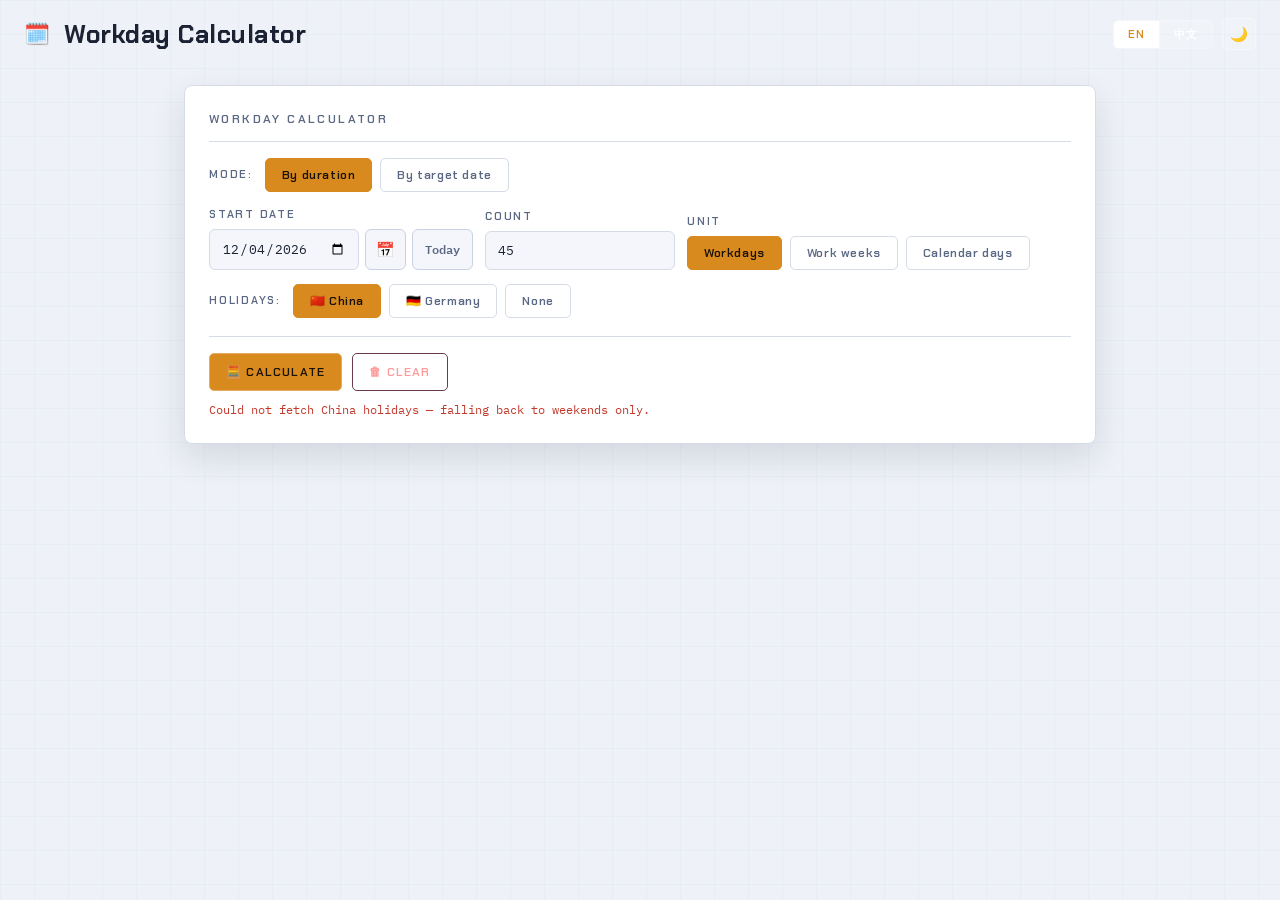
<file: workday-calculator.html>
<!DOCTYPE html>
<html lang="en">
<head>
  <meta charset="UTF-8" />
  <meta name="viewport" content="width=device-width, initial-scale=1.0"/>
  <title>Workday Calculator</title>
  <meta name="description" content="Calculate delivery dates and workdays, excluding weekends and holidays. Forward and backward calculations." />
  <link rel="stylesheet" href="shared/theme.css" />
  <link rel="stylesheet" href="shared/header.css" />
  <link rel="stylesheet" href="shared/components.css" />
  <style>
    :root {
      --border-input:  #d5dce8;
      --btn-sec-bg:    #f4f6fb;
      --btn-sec-text:  #5b6884;
      --btn-sec-bdr:   #c9d2e2;
      --btn-sec-hover: #e9eef7;
      --stat-bg:       #f4f6fb;
      --stat-bdr:      #d5dce8;
      --stat-text:     #5b6884;
      --stat-num:      #d98a1f;
      --holiday-bg:    #fdecec;
      --holiday-bdr:   #f5c6c6;
      --holiday-text:   #c0392b;
      --workday-bg:    #e6f7ec;
      --workday-bdr:   #b9e6cd;
      --workday-text:   #1a7a4a;
      --weekend-bg:    #f4f6fb;
      --weekend-bdr:   #d5dce8;
      --weekend-text:   #8b96ad;
      color-scheme: light;
    }

    [data-theme="dark"] {
      --border-input:  #263353;
      --btn-sec-bg:    #1c2740;
      --btn-sec-text:  #9fb0d0;
      --btn-sec-bdr:   #33415f;
      --btn-sec-hover: #263353;
      --stat-bg:       #1c2740;
      --stat-bdr:      #263353;
      --stat-text:     #9fb0d0;
      --stat-num:      #ffb454;
      --holiday-bg:    #2d0a0a;
      --holiday-bdr:   #6b3a4a;
      --holiday-text:   #ff9a9a;
      --workday-bg:    #0f2a1c;
      --workday-bdr:   #2a4a3a;
      --workday-text:   #9fe870;
      --weekend-bg:    #0b101d;
      --weekend-bdr:   #263353;
      --weekend-text:   #8b96ad;
      color-scheme: dark;
    }

    .row {
      display: flex;
      gap: 12px;
      flex-wrap: wrap;
      align-items: flex-end;
      margin-bottom: 14px;
    }

    .field {
      display: flex;
      flex-direction: column;
      gap: 6px;
    }

    .field label {
      font-family: "Chakra Petch", sans-serif;
      font-size: 11px;
      font-weight: 600;
      letter-spacing: 0.16em;
      text-transform: uppercase;
      color: var(--text-muted);
    }

    input[type="date"], input[type="number"] {
      padding: 10px 12px;
      border: 1px solid var(--border-input);
      border-radius: 6px;
      font-family: "IBM Plex Mono", monospace;
      font-size: 13px;
      background: var(--surface-alt);
      color: var(--text-primary);
      outline: none;
      transition: border-color 0.18s, box-shadow 0.18s;
      box-sizing: border-box;
      color-scheme: inherit;
    }

    input[type="date"]:focus, input[type="number"]:focus { border-color: var(--accent); box-shadow: 0 0 0 3px color-mix(in srgb, var(--accent) 16%, transparent); }

    /* Input + Pick + Today grouped together */
    .input-group {
      display: flex;
      align-items: stretch;
      gap: 6px;
      flex-wrap: nowrap;
    }

    .input-group input[type="date"] {
      flex: 1 1 auto;
      min-width: 150px;
    }

    .icon-btn {
      padding: 0 12px;
      border: 1px solid var(--btn-sec-bdr);
      border-radius: 6px;
      background: var(--btn-sec-bg);
      color: var(--btn-sec-text);
      font-family: "IBM Plex Mono", monospace;
      font-size: 12px;
      font-weight: 600;
      cursor: pointer;
      white-space: nowrap;
      transition: all 0.18s;
      display: inline-flex;
      align-items: center;
      justify-content: center;
    }

    .icon-btn:hover {
      background: var(--btn-sec-hover);
      border-color: var(--accent);
      color: var(--accent);
    }

    .icon-btn.pick-btn {
      padding: 0 10px;
      font-size: 15px;
    }

    /* Final actions separated from the rest */
    .action-bar {
      display: flex;
      gap: 10px;
      flex-wrap: wrap;
      align-items: center;
      margin-top: 18px;
      padding-top: 16px;
      border-top: 1px solid var(--border);
    }

    /* Summary text */
    .summary {
      margin-top: 14px;
      padding: 12px 14px;
      border-radius: 6px;
      background: var(--accent-light);
      border: 1px solid var(--border);
      font-family: "IBM Plex Mono", monospace;
      font-size: 12.5px;
      line-height: 1.6;
      color: var(--text-primary);
      display: none;
    }
    .summary.show { display: block; }
    .summary b { color: var(--accent); font-weight: 600; }

    /* Calendar navigation */
    .cal-nav {
      display: flex;
      align-items: center;
      justify-content: space-between;
      gap: 10px;
      margin-bottom: 10px;
    }

    .cal-nav-title {
      font-family: "Chakra Petch", sans-serif;
      font-size: 14px;
      font-weight: 700;
      color: var(--text-primary);
    }

    .cal-nav-btns { display: flex; gap: 6px; }

    .cal-nav-btn {
      width: 30px;
      height: 30px;
      border: 1px solid var(--border);
      border-radius: 5px;
      background: var(--surface);
      color: var(--text-muted);
      font-size: 14px;
      cursor: pointer;
      display: flex;
      align-items: center;
      justify-content: center;
      transition: all 0.2s;
    }

    .cal-nav-btn:hover { color: var(--accent); border-color: var(--accent); }

    /* Range highlight */
    .cal-day.range { box-shadow: inset 0 0 0 2px var(--accent); }
    .cal-day.range-start { box-shadow: inset 0 0 0 2px var(--accent); }
    .cal-day.range-end { box-shadow: inset 0 0 0 2px var(--accent); }

    /* ── Segmented (mode + unit) ── */
    .seg-row {
      display: flex;
      align-items: center;
      gap: 12px;
      flex-wrap: wrap;
      margin-bottom: 14px;
    }

    .seg-label {
      font-family: "Chakra Petch", sans-serif;
      font-size: 11px;
      font-weight: 600;
      letter-spacing: 0.16em;
      text-transform: uppercase;
      color: var(--text-muted);
    }

    .segmented { display: inline-flex; gap: 8px; flex-wrap: wrap; }

    .segmented button {
      padding: 10px 16px;
      border: 1px solid var(--border);
      border-radius: 5px;
      background: var(--surface);
      color: var(--text-muted);
      font-family: "Chakra Petch", sans-serif;
      font-size: 12px;
      font-weight: 600;
      letter-spacing: 0.05em;
      cursor: pointer;
      transition: all 0.2s;
      line-height: 1;
      outline: none;
      -webkit-tap-highlight-color: transparent;
    }

    .segmented button:hover { color: var(--accent); border-color: var(--accent); }
    .segmented button.active { background: var(--accent); color: #1a1206; border-color: var(--accent); }

    /* ── Result ── */
    .result-card { display: none; }
    .result-card.show { display: block; }

    .legend {
      display: flex;
      gap: 16px;
      flex-wrap: wrap;
      font-family: "IBM Plex Mono", monospace;
      font-size: 11px;
      color: var(--text-muted);
      margin-bottom: 12px;
    }

    .result-big {
      font-family: "Chakra Petch", sans-serif;
      font-size: 26px;
      font-weight: 700;
      color: var(--accent);
      margin-bottom: 4px;
    }

    .result-sub {
      font-family: "IBM Plex Mono", monospace;
      font-size: 12px;
      color: var(--text-muted);
      margin-bottom: 16px;
    }

    .legend span { display: inline-flex; align-items: center; gap: 6px; }
    .dot { width: 10px; height: 10px; border-radius: 3px; display: inline-block; }

    .dot.work { background: var(--workday-text); }
    .dot.hol  { background: var(--holiday-text); }
    .dot.wknd { background: var(--weekend-text); }
    .dot.range { background: var(--accent); }

    .cal {
      display: grid;
      grid-template-columns: repeat(7, 1fr);
      gap: 4px;
      margin-top: 4px;
    }

    .cal-head {
      display: grid;
      grid-template-columns: repeat(7, 1fr);
      gap: 4px;
      margin-bottom: 4px;
    }

    .cal-head span {
      text-align: center;
      font-family: "Chakra Petch", sans-serif;
      font-size: 10px;
      font-weight: 600;
      letter-spacing: 0.1em;
      text-transform: uppercase;
      color: var(--text-faint);
    }

    .cal-day {
      text-align: center;
      padding: 6px 2px;
      border-radius: 5px;
      font-family: "IBM Plex Mono", monospace;
      font-size: 12px;
      color: var(--text-muted);
      border: 1px solid transparent;
    }

    .cal-day.work { background: var(--workday-bg); color: var(--workday-text); border-color: var(--workday-bdr); }
    .cal-day.hol  { background: var(--holiday-bg); color: var(--holiday-text); border-color: var(--holiday-bdr); }
    .cal-day.wknd{ background: var(--weekend-bg); color: var(--weekend-text); border-color: var(--weekend-bdr); }
    .cal-day.today { outline: 2px solid var(--accent); }
    .cal-day.target { outline: 2px solid var(--accent); box-shadow: 0 0 0 2px var(--surface); }

    .holiday-note {
      font-family: "IBM Plex Mono", monospace;
      font-size: 11.5px;
      color: var(--text-muted);
      margin-top: 12px;
      line-height: 1.6;
    }

    .holiday-note .src {
      color: var(--text-faint);
      font-size: 10.5px;
    }

    .holiday-list {
      margin-top: 6px;
      display: flex;
      flex-wrap: wrap;
      gap: 6px;
    }

    .holiday-chip {
      font-family: "IBM Plex Mono", monospace;
      font-size: 10.5px;
      padding: 2px 8px;
      border-radius: 4px;
      background: var(--holiday-bg);
      color: var(--holiday-text);
      border: 1px solid var(--holiday-bdr);
    }

    .holiday-chip.work { background: var(--workday-bg); color: var(--workday-text); border-color: var(--workday-bdr); }
  </style>
</head>
<body data-tool-id="workday">

<script src="shared/header.js"></script>
<script>
  injectHeader({ icon: '<span style="font-size:1.3rem;">🗓️</span>', title: 'Workday Calculator' });
</script>

<div class="container">

  <!-- Calculator -->
  <div class="card">
    <h2 id="calc-heading">Workday Calculator</h2>

    <!-- Mode -->
    <div class="seg-row">
      <span class="seg-label" id="mode-label">Mode:</span>
      <div class="segmented" id="mode-seg">
        <button type="button" data-mode="forward" id="mode-forward">By duration</button>
        <button type="button" data-mode="backward" id="mode-backward">By target date</button>
      </div>
    </div>

    <!-- Forward: start + N units -->
    <div class="row" id="row-forward">
      <div class="field">
        <label for="start-date" id="start-label">Start date</label>
        <div class="input-group">
          <input type="date" id="start-date">
          <button type="button" class="icon-btn pick-btn" id="start-date-pick" title="Open calendar picker">📅</button>
          <button type="button" class="icon-btn" id="start-date-today">Today</button>
        </div>
      </div>
      <div class="field">
        <label for="count" id="count-label">Count</label>
        <input type="number" id="count" step="1" value="45" title="Positive = forward, negative = backward">
      </div>
      <div class="field">
        <label for="unit" id="unit-label">Unit</label>
        <div class="segmented" id="unit-seg">
          <button type="button" data-unit="workday" id="unit-workday">Workdays</button>
          <button type="button" data-unit="workweek" id="unit-workweek">Work weeks</button>
          <button type="button" data-unit="calday" id="unit-calday">Calendar days</button>
        </div>
      </div>
    </div>

    <!-- Backward: target date -->
    <div class="row" id="row-backward" style="display:none;">
      <div class="field">
        <label for="target-date" id="target-label">Target date</label>
        <div class="input-group">
          <input type="date" id="target-date">
          <button type="button" class="icon-btn pick-btn" id="target-date-pick" title="Open calendar picker">📅</button>
          <button type="button" class="icon-btn" id="target-date-today">Today</button>
        </div>
      </div>
      <div class="field">
        <label for="unit2" id="unit2-label">Unit</label>
        <div class="segmented" id="unit-seg2">
          <button type="button" data-unit="workday" id="unit2-workday">Workdays</button>
          <button type="button" data-unit="workweek" id="unit2-workweek">Work weeks</button>
          <button type="button" data-unit="calday" id="unit2-calday">Calendar days</button>
        </div>
      </div>
    </div>

    <!-- Holidays -->
    <div class="seg-row">
      <span class="seg-label" id="hol-label">Holidays:</span>
      <div class="segmented" id="hol-seg">
        <button type="button" data-hol="cn" id="hol-cn">🇨🇳 China</button>
        <button type="button" data-hol="de" id="hol-de">🇩🇪 Germany</button>
        <button type="button" data-hol="none" id="hol-none">None</button>
      </div>
    </div>

    <div class="summary" id="summary"></div>
    <div class="action-bar">
      <button class="btn btn-primary" id="btn-calc" onclick="calculate()">🧮 Calculate</button>
      <button class="btn btn-danger" id="btn-clear" onclick="clearAll()">🗑 Clear</button>
    </div>
    <div class="status" id="status"></div>
  </div>

  <!-- Result -->
  <div class="card result-card" id="result-card">
    <h2 id="result-heading">Result</h2>
    <div class="result-big" id="result-big"></div>
    <div class="result-sub" id="result-sub"></div>
    <div class="legend">
      <span><span class="dot work"></span><span id="lg-work">Workday</span></span>
      <span><span class="dot hol"></span><span id="lg-hol">Holiday</span></span>
      <span><span class="dot wknd"></span><span id="lg-wknd">Weekend</span></span>
      <span><span class="dot range"></span><span id="lg-range">Range</span></span>
    </div>
    <div class="cal-nav">
      <div class="cal-nav-btns">
        <button class="cal-nav-btn" id="cal-prev" title="Previous month">‹</button>
        <button class="cal-nav-btn" id="cal-next" title="Next month">›</button>
      </div>
      <div class="cal-nav-title" id="cal-title"></div>
      <div class="cal-nav-btns">
        <button class="cal-nav-btn" id="cal-prev-year" title="Previous year">«</button>
        <button class="cal-nav-btn" id="cal-next-year" title="Next year">»</button>
      </div>
    </div>
    <div class="cal-head" id="cal-head"></div>
    <div class="cal" id="cal"></div>
    <div class="holiday-note" id="holiday-note"></div>
  </div>

</div>

<script>
  // ══════════════════════════════════════════════════════
  // i18n
  // ══════════════════════════════════════════════════════
  const TRANSLATIONS = {
    en: {
      pageTitle: 'Workday Calculator',
      calcHeading: 'Workday Calculator',
      modeLabel: 'Mode:',
      modeForward: 'By duration',
      modeBackward: 'By target date',
      startLabel: 'Start date',
      countLabel: 'Count',
      unitLabel: 'Unit',
      unitWorkday: 'Workdays',
      unitWorkweek: 'Work weeks',
      unitCalday: 'Calendar days',
      targetLabel: 'Target date',
      holLabel: 'Holidays:',
      holCn: '🇨🇳 China',
      holDe: '🇩🇪 Germany',
      holNone: 'None',
      btnCalc: '🧮 Calculate',
      btnToday: '📅 Today',
      btnClear: '🗑 Clear',
      resultHeading: 'Result',
      lgWork: 'Workday',
      lgHol: 'Holiday',
      lgWknd: 'Weekend',
      lgRange: 'Range',
      summaryForward: 'Calculate <b>{n} {unit}</b> {dir} <b>{date}</b> → result date',
      summaryBackward: 'Calculate <b>workdays</b> from <b>{date}</b> to <b>{target}</b>',
      dirAfter: 'after',
      dirBefore: 'before',
      resBackwardToday: 'Target is today',
      resBackwardPast: '{n} workdays ago',
      unitWorkdayPlural: 'workdays',
      unitWorkweekPlural: 'work weeks',
      unitCaldayPlural: 'calendar days',
      unitWorkdaySingular: 'workday',
      unitWorkweekSingular: 'work week',
      unitCaldaySingular: 'calendar day',
      holSourceAuto: 'Holidays are sourced from the official Chinese public holiday calendar (fetched automatically).',
      holSourceAutoDE: 'Holidays are sourced from the German public holiday calendar (fetched automatically, via Nager.Date).',
      holSourceNone: 'Only weekends are excluded — no holidays applied.',
      holFetchFail: 'Could not fetch China holidays — falling back to weekends only.',
      holFetchFailDE: 'Could not fetch Germany holidays — falling back to weekends only.',
      errNoStart: 'Please pick a start date.',
      errNoTarget: 'Please pick a target date.',
      errCount: 'Please enter a non-zero count (use a negative number to go backward).',
      errTargetPast: 'Target date is before start date.',
      today: 'Today',
      target: 'Target',
    },
    zh: {
      pageTitle: '工作日 / 交货期计算器',
      calcHeading: '工作日 / 交货期计算器',
      modeLabel: '模式：',
      modeForward: '按时间长度',
      modeBackward: '按目标日期',
      startLabel: '开始日期',
      countLabel: '数量',
      unitLabel: '单位',
      unitWorkday: '工作日',
      unitWorkweek: '工作周',
      unitCalday: '日历日',
      targetLabel: '目标日期',
      holLabel: '节假日：',
      holCn: '🇨🇳 中国',
      holDe: '🇩🇪 德国',
      holNone: '无',
      btnCalc: '🧮 计算',
      btnToday: '📅 今天',
      btnClear: '🗑 清除',
      resultHeading: '计算结果',
      lgWork: '工作日',
      lgHol: '节假日',
      lgWknd: '周末',
      lgRange: '范围',
      summaryForward: '计算从 <b>{date}</b> {dir} <b>{n} 个{unit}</b> → 结果日期',
      summaryBackward: '计算从 <b>{date}</b> 到 <b>{target}</b> 的<b>工作日</b>',
      dirAfter: '之后',
      dirBefore: '之前',
      resBackwardToday: '目标日期就是今天',
      resBackwardPast: '{n} 个工作日之前',
      unitWorkdayPlural: '工作日',
      unitWorkweekPlural: '个工作周',
      unitCaldayPlural: '个日历日',
      unitWorkdaySingular: '工作日',
      unitWorkweekSingular: '个工作周',
      unitCaldaySingular: '个日历日',
      holSourceAuto: '节假日来自中国官方日历（自动获取）。',
      holSourceAutoDE: '节假日来自德国官方节假日日历（自动获取，数据源：Nager.Date）。',
      holSourceNone: '仅排除周末 —— 不应用节假日。',
      holFetchFail: '无法获取中国节假日 —— 改用仅周末排除。',
      holFetchFailDE: '无法获取德国节假日 —— 改用仅周末排除。',
      errNoStart: '请选择开始日期。',
      errNoTarget: '请选择目标日期。',
      errCount: '请输入一个非零的数量（负数表示往前推算）。',
      errTargetPast: '目标日期早于开始日期。',
      today: '今天',
      target: '目标',
    }
  };

  function pageApplyTranslations() {
    document.title = currentLang === 'zh' ? '工作日 / 交货期计算器' : 'Workday Calculator';
    const setText = (id, key) => { const el = document.getElementById(id); if (el) el.textContent = t(key); };
    setText('calc-heading', 'calcHeading');
    setText('mode-label', 'modeLabel');
    setText('mode-forward', 'modeForward');
    setText('mode-backward', 'modeBackward');
    setText('start-label', 'startLabel');
    setText('count-label', 'countLabel');
    setText('unit-label', 'unitLabel');
    setText('unit-workday', 'unitWorkday');
    setText('unit-workweek', 'unitWorkweek');
    setText('unit-calday', 'unitCalday');
    setText('target-label', 'targetLabel');
    setText('unit2-label', 'unitLabel');
    setText('unit2-workday', 'unitWorkday');
    setText('unit2-workweek', 'unitWorkweek');
    setText('unit2-calday', 'unitCalday');
    setText('hol-label', 'holLabel');
    setText('hol-cn', 'holCn');
    setText('hol-de', 'holDe');
    setText('hol-none', 'holNone');
    setText('btn-calc', 'btnCalc');
    setText('btn-clear', 'btnClear');
    setText('start-date-today', 'today');
    setText('target-date-today', 'today');
    setText('result-heading', 'resultHeading');
    setText('lg-work', 'lgWork');
    setText('lg-hol', 'lgHol');
    setText('lg-wknd', 'lgWknd');
    setText('lg-range', 'lgRange');
  }

  // ══════════════════════════════════════════════════════
  // State
  // ══════════════════════════════════════════════════════
  let mode = 'forward';
  let unit = 'workday';
  let holMode = 'cn';
  let chinaHolidays = null;      // { holidays: {date: name}, workdays: [date] }
  let germanyHolidays = null;    // { holidays: {date: name}, workdays: [] }
  let lastResult = null;
  let calView = null;            // {y, m} currently displayed in calendar

  const DAY = 86400000;
  const fmt = d => {
    const y = d.getFullYear(), m = String(d.getMonth() + 1).padStart(2, '0'), dd = String(d.getDate()).padStart(2, '0');
    return y + '-' + m + '-' + dd;
  };
  const parse = s => { const [y, m, d] = s.split('-').map(Number); return new Date(y, m - 1, d); };
  const addDays = (d, n) => new Date(d.getFullYear(), d.getMonth(), d.getDate() + n);
  const isWeekend = d => { const w = d.getDay(); return w === 0 || w === 6; };

  function isHoliday(d) {
    const s = fmt(d);
    if (holMode === 'none') return false;
    if (holMode === 'cn' && chinaHolidays && chinaHolidays.holidays && chinaHolidays.holidays[s]) return true;
    if (holMode === 'de' && germanyHolidays && germanyHolidays.holidays && germanyHolidays.holidays[s]) return true;
    return false;
  }

  function isWorkday(d) {
    const s = fmt(d);
    if (holMode === 'cn' && chinaHolidays && chinaHolidays.workdays && chinaHolidays.workdays.includes(s)) return true;
    if (isHoliday(d)) return false;
    return !isWeekend(d);
  }

  // ── China holidays fetch (current year ± 1, so year-boundary calcs stay correct) ──
  async function fetchChinaHolidays() {
    const now = new Date().getFullYear();
    const years = [now - 1, now, now + 1];
    const settled = await Promise.allSettled(years.map(y =>
      fetch('https://timor.tech/api/holiday/year/' + y).then(r => { if (!r.ok) throw new Error('http ' + r.status); return r.json(); })
    ));
    const holidays = {};
    const workdays = [];
    let anyOk = false;
    settled.forEach(res => {
      if (res.status !== 'fulfilled') return;
      const data = res.value;
      if (!data || data.code !== 0 || !data.holiday) return;
      anyOk = true;
      for (const key in data.holiday) {
        const h = data.holiday[key];
        if (!h || !h.date) continue;
        if (h.holiday === true) holidays[h.date] = h.name || '';
        else workdays.push(h.date);
      }
    });
    if (anyOk) {
      chinaHolidays = { holidays, workdays };
      if (holMode === 'cn') setStatus('', t('holSourceAuto'));
    } else {
      chinaHolidays = null;
      if (holMode === 'cn') setStatus('err', t('holFetchFail'));
    }
  }

  // ── Germany holidays fetch (Nager.Date public API, current year ± 1) ──
  async function fetchGermanyHolidays() {
    const now = new Date().getFullYear();
    const years = [now - 1, now, now + 1];
    const settled = await Promise.allSettled(years.map(y =>
      fetch('https://date.nager.at/api/v3/PublicHolidays/' + y + '/DE').then(r => { if (!r.ok) throw new Error('http ' + r.status); return r.json(); })
    ));
    const holidays = {};
    let anyOk = false;
    settled.forEach(res => {
      if (res.status !== 'fulfilled' || !Array.isArray(res.value)) return;
      anyOk = true;
      res.value.forEach(h => { if (h && h.date) holidays[h.date] = h.localName || h.name || ''; });
    });
    if (anyOk) {
      germanyHolidays = { holidays, workdays: [] };
      if (holMode === 'de') setStatus('', t('holSourceAutoDE'));
    } else {
      germanyHolidays = null;
      if (holMode === 'de') setStatus('err', t('holFetchFailDE'));
    }
  }

  // ── Mode / unit / holiday switching ──
  function setMode(m) {
    mode = m;
    document.querySelectorAll('#mode-seg button').forEach(b => b.classList.toggle('active', b.dataset.mode === m));
    document.getElementById('row-forward').style.display = m === 'forward' ? 'flex' : 'none';
    document.getElementById('row-backward').style.display = m === 'backward' ? 'flex' : 'none';
  }

  function setUnit(u, segId) {
    document.querySelectorAll('#' + segId + ' button').forEach(b => b.classList.toggle('active', b.dataset.unit === u));
    if (segId === 'unit-seg') unit = u;
  }

  function setHolMode(h) {
    holMode = h;
    document.querySelectorAll('#hol-seg button').forEach(b => b.classList.toggle('active', b.dataset.hol === h));
    if (h === 'cn') {
      if (chinaHolidays) setStatus('', t('holSourceAuto'));
      else { setStatus('', ''); fetchChinaHolidays(); }
    } else if (h === 'de') {
      if (germanyHolidays) setStatus('', t('holSourceAutoDE'));
      else { setStatus('', ''); fetchGermanyHolidays(); }
    } else {
      setStatus('', t('holSourceNone'));
    }
  }

  // ── Calculation ──
  function calculate() {
    const today = new Date(); today.setHours(0, 0, 0, 0);

    if (mode === 'forward') {
      const startEl = document.getElementById('start-date');
      if (!startEl.value) { setStatus('err', t('errNoStart')); return; }
      const count = parseInt(document.getElementById('count').value, 10);
      if (!count) { setStatus('err', t('errCount')); return; }
      const start = parse(startEl.value);
      const target = addWorkdays(start, count, unit);
      lastResult = { type: 'forward', start, target, count, unit };
      updateSummary();
      renderResult();
      return;
    }

    // backward
    const targetEl = document.getElementById('target-date');
    if (!targetEl.value) { setStatus('err', t('errNoTarget')); return; }
    const target = parse(targetEl.value);
    const start = today;
    lastResult = { type: 'backward', start, target };
    updateSummary();
    renderResult();
  }

  function updateSummary() {
    const el = document.getElementById('summary');
    const r = lastResult;
    if (!r) { el.classList.remove('show'); return; }
    el.classList.add('show');
    if (r.type === 'forward') {
      const n = Math.abs(r.count);
      const unitKey = 'unit' + r.unit.charAt(0).toUpperCase() + r.unit.slice(1) + (n === 1 ? 'Singular' : 'Plural');
      const dir = r.count < 0 ? t('dirBefore') : t('dirAfter');
      el.innerHTML = t('summaryForward').replace('{n}', n).replace('{unit}', t(unitKey)).replace('{date}', fmt(r.start)).replace('{dir}', dir);
    } else {
      el.innerHTML = t('summaryBackward').replace('{date}', fmt(r.start)).replace('{target}', fmt(r.target));
    }
  }

  function addWorkdays(start, count, u) {
    if (count === 0) return start;
    if (u === 'calday') return addDays(start, count);
    if (u === 'workweek') {
      // count work weeks = count * 5 workdays (sign preserved)
      return addWorkdays(start, count * 5, 'workday');
    }
    // workday — supports negative count (walks backward)
    const dir = count < 0 ? -1 : 1;
    const target = Math.abs(count);
    let d = start;
    let added = 0;
    while (added < target) {
      d = addDays(d, dir);
      if (isWorkday(d)) added++;
    }
    return d;
  }

  function countWorkdaysBetween(a, b) {
    let d = a, n = 0;
    while (d < b) { d = addDays(d, 1); if (isWorkday(d)) n++; }
    return n;
  }

  function countCalDaysBetween(a, b) {
    return Math.round((b - a) / DAY);
  }

  // ── Render result ──
  function renderResult() {
    const card = document.getElementById('result-card');
    card.classList.add('show');
    const big = document.getElementById('result-big');
    const sub = document.getElementById('result-sub');

    const r = lastResult;

    // Duration mode → output the date; target-date mode → output the duration
    if (r.type === 'forward') {
      big.textContent = fmt(r.target);
      const n = Math.abs(r.count);
      const unitKey = 'unit' + r.unit.charAt(0).toUpperCase() + r.unit.slice(1) + (n === 1 ? 'Singular' : 'Plural');
      sub.textContent = (r.count < 0 ? '−' : '+') + n + ' ' + t(unitKey);
    } else {
      const workdays = countWorkdaysBetween(r.start, r.target);
      const calDays = countCalDaysBetween(r.start, r.target);
      if (calDays === 0) {
        big.textContent = '0 ' + t('unitWorkdayPlural');
        sub.textContent = fmt(r.target) + ' · ' + t('resBackwardToday');
      } else if (calDays < 0) {
        big.textContent = (-workdays) + ' ' + t('unitWorkdayPlural');
        sub.textContent = fmt(r.target) + ' · ' + t('resBackwardPast').replace('{n}', -workdays);
      } else {
        big.textContent = workdays + ' ' + t('unitWorkdayPlural');
        sub.textContent = fmt(r.target) + ' · ' + calDays + ' ' + t('unitCaldayPlural');
      }
    }

    // Default calendar view to the target date's month
    if (!calView) calView = { y: r.target.getFullYear(), m: r.target.getMonth() };
    renderCalendar();
    renderHolidayNote();
  }

  function renderCalendar() {
    const cal = document.getElementById('cal');
    const calHead = document.getElementById('cal-head');
    const title = document.getElementById('cal-title');
    const r = lastResult;
    const today = new Date(); today.setHours(0, 0, 0, 0);
    const { y, m } = calView;
    const first = new Date(y, m, 1);
    const startDow = first.getDay();
    const daysInMonth = new Date(y, m + 1, 0).getDate();

    title.textContent = y + ' / ' + String(m + 1).padStart(2, '0');

    const heads = ['S', 'M', 'T', 'W', 'T', 'F', 'S'];
    calHead.innerHTML = heads.map(h => '<span>' + h + '</span>').join('');
    let html = '';
    for (let i = 0; i < startDow; i++) html += '<div class="cal-day"></div>';
    for (let d = 1; d <= daysInMonth; d++) {
      const date = new Date(y, m, d);
      const s = fmt(date);
      let cls = 'cal-day';
      if (isWorkday(date)) cls += ' work';
      else if (isHoliday(date)) cls += ' hol';
      else cls += ' wknd';
      if (s === fmt(today)) cls += ' today';
      if (s === fmt(r.target)) cls += ' target';
      // range highlight
      const startS = fmt(r.start), endS = fmt(r.target);
      if (startS <= endS) {
        if (s > startS && s < endS) cls += ' range';
        else if (s === startS) cls += ' range-start';
        else if (s === endS) cls += ' range-end';
      } else {
        if (s < startS && s > endS) cls += ' range';
        else if (s === startS) cls += ' range-start';
        else if (s === endS) cls += ' range-end';
      }
      html += '<div class="cal-day ' + cls + '">' + d + '</div>';
    }
    cal.innerHTML = html;
  }

  function renderHolidayNote() {
    const note = document.getElementById('holiday-note');
    const r = lastResult;
    const startS = fmt(r.start), endS = fmt(r.target);
    const lo = startS < endS ? startS : endS, hi = startS < endS ? endS : startS;

    if (holMode === 'cn') {
      note.style.display = 'block';
      note.innerHTML = '<div class="src">' + t('holSourceAuto') + '</div>';
      if (chinaHolidays && chinaHolidays.holidays) {
        const chips = Object.keys(chinaHolidays.holidays)
          .filter(s => s >= lo && s <= hi)
          .map(s => '<span class="holiday-chip">' + s + ' · ' + chinaHolidays.holidays[s] + '</span>').join('');
        if (chips) note.innerHTML += '<div class="holiday-list">' + chips + '</div>';
      }
    } else if (holMode === 'de') {
      note.style.display = 'block';
      note.innerHTML = '<div class="src">' + t('holSourceAutoDE') + '</div>';
      if (germanyHolidays && germanyHolidays.holidays) {
        const chips = Object.keys(germanyHolidays.holidays)
          .filter(s => s >= lo && s <= hi)
          .map(s => '<span class="holiday-chip">' + s + ' · ' + germanyHolidays.holidays[s] + '</span>').join('');
        if (chips) note.innerHTML += '<div class="holiday-list">' + chips + '</div>';
      }
    } else {
      note.style.display = 'block';
      note.innerHTML = '<div class="src">' + t('holSourceNone') + '</div>';
    }
  }

  function setStatus(cls, text) {
    const el = document.getElementById('status');
    el.className = 'status' + (cls ? ' ' + cls : '');
    el.textContent = text;
  }

  // ── Helpers ──
  function setToday() {
    const today = new Date(); today.setHours(0, 0, 0, 0);
    document.getElementById('start-date').value = fmt(today);
    document.getElementById('target-date').value = fmt(today);
  }

  function setFieldToday(id) {
    const today = new Date(); today.setHours(0, 0, 0, 0);
    document.getElementById(id).value = fmt(today);
  }

  function openPicker(id) {
    const el = document.getElementById(id);
    if (typeof el.showPicker === 'function') {
      try { el.showPicker(); return; } catch (e) { /* fall through */ }
    }
    el.focus();
  }

  function clearAll() {
    document.getElementById('start-date').value = '';
    document.getElementById('target-date').value = '';
    document.getElementById('count').value = '45';
    document.getElementById('result-card').classList.remove('show');
    document.getElementById('summary').classList.remove('show');
    calView = null;
    setStatus('', '');
  }

  // ══════════════════════════════════════════════════════
  // Init
  // ══════════════════════════════════════════════════════
  document.addEventListener('DOMContentLoaded', () => {
    document.querySelectorAll('#mode-seg button').forEach(b => b.addEventListener('click', () => setMode(b.dataset.mode)));
    document.querySelectorAll('#unit-seg button').forEach(b => b.addEventListener('click', () => setUnit(b.dataset.unit, 'unit-seg')));
    document.querySelectorAll('#unit-seg2 button').forEach(b => b.addEventListener('click', () => setUnit(b.dataset.unit, 'unit-seg2')));
    document.querySelectorAll('#hol-seg button').forEach(b => b.addEventListener('click', () => setHolMode(b.dataset.hol)));

    document.getElementById('start-date-pick').addEventListener('click', () => openPicker('start-date'));
    document.getElementById('target-date-pick').addEventListener('click', () => openPicker('target-date'));
    document.getElementById('start-date-today').addEventListener('click', () => setFieldToday('start-date'));
    document.getElementById('target-date-today').addEventListener('click', () => setFieldToday('target-date'));

    document.getElementById('cal-prev').addEventListener('click', () => { calView.m--; if (calView.m < 0) { calView.m = 11; calView.y--; } renderCalendar(); });
    document.getElementById('cal-next').addEventListener('click', () => { calView.m++; if (calView.m > 11) { calView.m = 0; calView.y++; } renderCalendar(); });
    document.getElementById('cal-prev-year').addEventListener('click', () => { calView.y--; renderCalendar(); });
    document.getElementById('cal-next-year').addEventListener('click', () => { calView.y++; renderCalendar(); });

    // Defaults
    setMode('forward');
    setUnit('workday', 'unit-seg');
    setUnit('workday', 'unit-seg2');
    setHolMode('cn');
    setToday();

    fetchChinaHolidays();
  });
</script>

</body>
</html>
</file>
<file: shared/theme.css>
/* ══════════════════════════════════════════════════
   MiniTools — Shared Theme
   Centralized light/dark CSS custom properties used
   by all tools. Edit here to change the global theme.

   Design language: bbox·lab (dark navy + amber/cyan)
   Fonts: Chakra Petch (headings), IBM Plex Mono (data),
          IBM Plex Sans (body) — loaded via header.js.
   ══════════════════════════════════════════════════ */

/* ── Light (default) ─────────────────────────────── */
:root {
  --bg:            #eef1f7;
  --surface:       #ffffff;
  --surface-alt:   #f4f6fb;
  --border:        #d5dce8;
  --text-primary:  #1a2233;
  --text-muted:    #5b6884;
  --text-faint:    #8b96ad;
  --accent:        #d98a1f;
  --accent-dark:   #b06f12;
  --accent-light:  #fbe9d0;
  --shadow:        rgba(20,30,60,0.12);

  /* rich gradients */
  --grad-accent:   linear-gradient(135deg, #ffb454 0%, #e08a2e 50%, #d98a1f 100%);
  --grad-surface:  linear-gradient(160deg, #ffffff 0%, #eef1f7 100%);
  --grad-icon:     linear-gradient(135deg, #fbe9d0 0%, #f6e3c8 100%);

  /* lang/dark switcher */
  --switcher-bg:      rgba(255,255,255,0.16);
  --switcher-text:    #ffffff;
  --switcher-bdr:     rgba(255,255,255,0.35);
  --switcher-hover:   rgba(255,255,255,0.24);
  --switcher-act-bg:  #ffffff;
  --switcher-act-txt: #d98a1f;
}

/* ── Dark mode overrides (bbox·lab palette) ──────── */
[data-theme="dark"] {
  --bg:            #0c111d;
  --surface:       #121a2c;
  --surface-alt:   #0b101d;
  --border:        #263353;
  --text-primary:  #e8ecf6;
  --text-muted:    #8b96ad;
  --text-faint:    #5b6884;
  --accent:        #ffb454;
  --accent-dark:   #e09a3f;
  --accent-light:  #263353;
  --shadow:        rgba(2,6,16,0.45);

  /* rich gradients */
  --grad-accent:   linear-gradient(135deg, #ffb454 0%, #ff9d3f 50%, #ff7ab8 100%);
  --grad-surface:  linear-gradient(160deg, #121a2c 0%, #0c111d 100%);
  --grad-icon:     linear-gradient(135deg, #263353 0%, #1c2740 100%);

  --switcher-bg:      rgba(255,255,255,0.10);
  --switcher-text:    #e8ecf6;
  --switcher-bdr:     rgba(255,255,255,0.25);
  --switcher-hover:   rgba(255,255,255,0.18);
  --switcher-act-bg:  #ffb454;
  --switcher-act-txt: #0c111d;
}

/* ── Base ───────────────────────────────────────── */
* { box-sizing: border-box; margin: 0; padding: 0; }

body {
  font-family: "IBM Plex Sans", system-ui, sans-serif;
  font-size: 14.5px;
  line-height: 1.55;
  background: var(--bg);
  color: var(--text-primary);
  min-height: 100vh;
  transition: background 0.3s, color 0.3s;
}

/* measurement grid + radial glow + slow light sweep */
body::before {
  content: ""; position: fixed; inset: 0; pointer-events: none; z-index: 0;
  background:
    linear-gradient(rgba(140,160,210,.05) 1px, transparent 1px),
    linear-gradient(90deg, rgba(140,160,210,.05) 1px, transparent 1px);
  background-size: 34px 34px;
}
body::after {
  content: ""; position: fixed; inset: 0; pointer-events: none; z-index: 0;
  background: linear-gradient(105deg, transparent 44%, rgba(130,170,255,.045) 50%, transparent 56%) 0 0/300% 100% no-repeat;
  animation: drift 16s linear infinite;
}
@keyframes drift { from { background-position: 130% 0; } to { background-position: -70% 0; } }

::selection { background: var(--accent); color: #181004; }

@media (prefers-reduced-motion: reduce) {
  *, *::before, *::after { animation: none !important; transition: none !important; }
}
</file>
<file: shared/header.css>
/* ══════════════════════════════════════════════════
   MiniTools — Shared Header
   Unified header + language/dark switcher styles used
   by all tool pages. Edit here to change the header.

   Design language: bbox·lab masthead (dark navy,
   Chakra Petch, amber accents, ruler underline).
   ══════════════════════════════════════════════════ */

header {
  position: relative;
  z-index: 1;
  background: transparent;
  color: var(--text-primary);
  padding: 18px 24px 15px;
  display: flex;
  align-items: center;
  gap: 16px;
  max-width: 1440px;
  margin: 0 auto;
  width: 100%;
}

header a {
  color: inherit;
  text-decoration: none;
  display: flex;
  align-items: center;
  gap: 14px;
}

header h1 {
  font-family: "Chakra Petch", sans-serif;
  font-size: 25px;
  font-weight: 700;
  line-height: 1;
  letter-spacing: 0.02em;
  margin: 0;
}

header h1 span {
  font-family: "IBM Plex Mono", monospace;
  font-size: 11.5px;
  font-weight: 400;
  color: var(--text-faint);
  margin-left: 4px;
  letter-spacing: 0;
}

.header-actions {
  margin-left: auto;
  display: flex;
  gap: 9px;
  align-items: center;
}

.switcher {
  display: flex;
  border-radius: 5px;
  overflow: hidden;
  border: 1px solid var(--switcher-bdr);
}

.switcher-btn {
  padding: 8px 14px;
  border: none;
  background: var(--switcher-bg);
  color: var(--switcher-text);
  font-family: "Chakra Petch", sans-serif;
  font-size: 11px;
  font-weight: 600;
  letter-spacing: 0.1em;
  text-transform: uppercase;
  cursor: pointer;
  transition: background 0.2s, color 0.2s;
  line-height: 1;
}

.switcher-btn + .switcher-btn { border-left: 1px solid var(--switcher-bdr); }
.switcher-btn.active { background: var(--switcher-act-bg); color: var(--switcher-act-txt); }
.switcher-btn:hover:not(.active) { background: var(--switcher-hover); }

.dark-toggle {
  width: 34px;
  height: 32px;
  border-radius: 5px;
  border: 1px solid var(--switcher-bdr);
  background: var(--switcher-bg);
  color: var(--switcher-text);
  font-size: 0.9rem;
  cursor: pointer;
  display: flex;
  align-items: center;
  justify-content: center;
  transition: background 0.2s;
}

.dark-toggle:hover { background: var(--switcher-hover); }

/* ── Responsive ─────────────────────────────────── */
@media (max-width: 480px) {
  header { padding: 14px 16px 12px; }
  header h1 { font-size: 20px; }
  .switcher-btn { padding: 7px 9px; font-size: 10px; }
  .dark-toggle  { width: 30px; height: 29px; font-size: 0.85rem; }
}
</file>
<file: shared/components.css>
/* ══════════════════════════════════════════════════
   MiniTools — Shared Components
   Centralized common UI styles used by tool pages:
   container, card, buttons, toolbar, segmented
   controls, form fields, action bar, summary, status.
   Edit here to change these across all tools.

   Pages link this AFTER theme.css and header.css.
   ══════════════════════════════════════════════════ */

/* ── Container ─────────────────────────────── */
.container {
  position: relative;
  z-index: 1;
  max-width: 960px;
  margin: 0 auto;
  padding: 20px 24px 60px;
}

/* ── Card ──────────────────────────────────── */
.card {
  background: var(--surface);
  border: 1px solid var(--border);
  border-radius: 8px;
  padding: 24px;
  box-shadow: 0 14px 34px var(--shadow);
  margin-bottom: 20px;
  transition: background 0.3s, box-shadow 0.3s;
}

.card h2 {
  font-family: "Chakra Petch", sans-serif;
  font-size: 12px;
  font-weight: 600;
  letter-spacing: 0.2em;
  text-transform: uppercase;
  color: var(--text-muted);
  border-bottom: 1px solid var(--border);
  padding-bottom: 12px;
  margin-bottom: 16px;
}

/* ── Buttons ──────────────────────────────── */
.btn {
  font-family: "Chakra Petch", sans-serif;
  font-size: 12px;
  font-weight: 600;
  letter-spacing: 0.1em;
  text-transform: uppercase;
  padding: 10px 16px;
  border-radius: 5px;
  border: 1px solid;
  cursor: pointer;
  background: transparent;
  transition: transform 0.15s, box-shadow 0.2s, background 0.2s, color 0.2s, border-color 0.2s;
}
.btn:active { transform: translateY(1px); }

.btn-primary { background: var(--accent); border-color: color-mix(in srgb, var(--accent) 70%, #fff); color: #1a1206; }
.btn-primary:hover { transform: translateY(-2px); box-shadow: 0 8px 20px color-mix(in srgb, var(--accent) 35%, transparent); }
.btn-primary:disabled { opacity: 0.5; cursor: not-allowed; transform: none; box-shadow: none; }

.btn-secondary { color: #9fb0d0; border-color: #33415f; }
.btn-secondary:hover { color: var(--text-primary); border-color: #53d8e8; box-shadow: 0 8px 20px rgba(83,216,232,.25); }

.btn-danger { color: #ff9a9a; border-color: #6b3a4a; }
.btn-danger:hover { color: #ff6b6b; border-color: #ff6b6b; }

/* ── Toolbar ──────────────────────────────── */
.toolbar {
  display: flex;
  gap: 10px;
  flex-wrap: wrap;
  align-items: center;
  margin-top: 14px;
}

/* ── Action bar (final actions, separated) ── */
.action-bar {
  display: flex;
  gap: 10px;
  flex-wrap: wrap;
  align-items: center;
  margin-top: 18px;
  padding-top: 16px;
  border-top: 1px solid var(--border);
}

/* ── Segmented control ─────────────────────── */
.seg-row {
  display: flex;
  align-items: center;
  gap: 12px;
  flex-wrap: wrap;
  margin-bottom: 14px;
}

.seg-label {
  font-family: "Chakra Petch", sans-serif;
  font-size: 11px;
  font-weight: 600;
  letter-spacing: 0.16em;
  text-transform: uppercase;
  color: var(--text-muted);
}

.segmented { display: inline-flex; gap: 8px; }

.segmented button {
  padding: 10px 16px;
  border: 1px solid var(--border);
  border-radius: 5px;
  background: var(--surface);
  color: var(--text-muted);
  font-family: "Chakra Petch", sans-serif;
  font-size: 12px;
  font-weight: 600;
  letter-spacing: 0.05em;
  cursor: pointer;
  transition: all 0.2s;
  line-height: 1;
  outline: none;
  -webkit-tap-highlight-color: transparent;
}

.segmented button:hover { color: var(--accent); border-color: var(--accent); }
.segmented button.active { background: var(--accent); color: #1a1206; border-color: var(--accent); }

/* ── Form fields ──────────────────────────── */
.row {
  display: flex;
  gap: 12px;
  flex-wrap: wrap;
  align-items: flex-end;
  margin-bottom: 14px;
}

.field {
  display: flex;
  flex-direction: column;
  gap: 6px;
}

.field label {
  font-family: "Chakra Petch", sans-serif;
  font-size: 11px;
  font-weight: 600;
  letter-spacing: 0.16em;
  text-transform: uppercase;
  color: var(--text-muted);
}

/* ── Summary ─────────────────────────────── */
.summary {
  margin-top: 14px;
  padding: 12px 14px;
  border-radius: 6px;
  background: var(--accent-light);
  border: 1px solid var(--border);
  font-family: "IBM Plex Mono", monospace;
  font-size: 12.5px;
  line-height: 1.6;
  color: var(--text-primary);
  display: none;
}
.summary.show { display: block; }
.summary b { color: var(--accent); font-weight: 600; }

/* ── Status ──────────────────────────────── */
.status {
  font-family: "IBM Plex Mono", monospace;
  font-size: 11.5px;
  color: var(--text-muted);
  margin-top: 10px;
  min-height: 18px;
}
.status.err { color: var(--holiday-text, #ff6b6b); }

/* ── Responsive ──────────────────────────── */
@media (max-width: 640px) {
  .container { padding: 16px 12px 40px; }
  .card { padding: 16px; }
}
</file>
